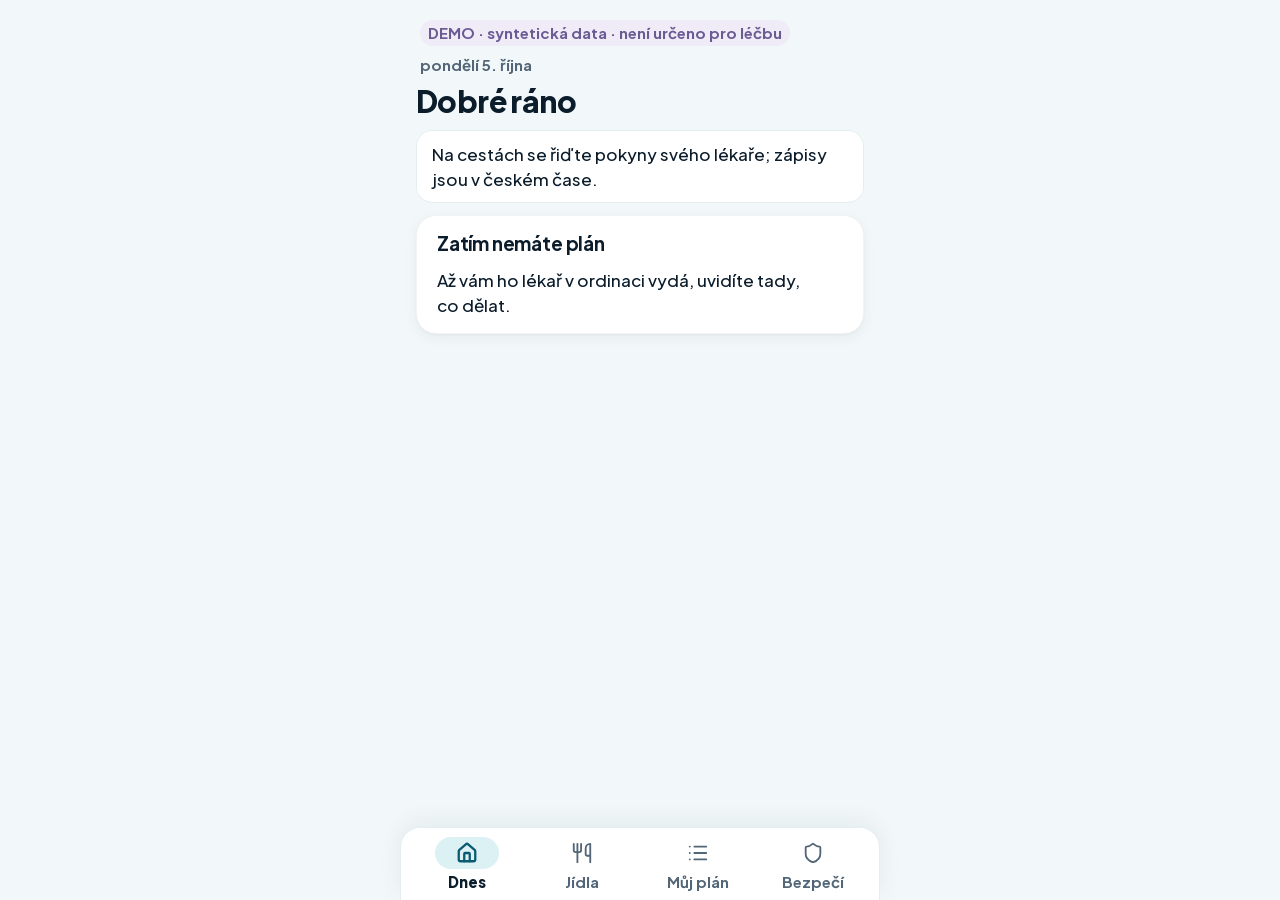
<file: index.html>
<!doctype html>
<html lang="cs">
<head>
<meta charset="utf-8">
<meta name="viewport" content="width=device-width,initial-scale=1">
<title>NutriFee · rozhodovací maketa</title>
<meta http-equiv="refresh" content="0; url=nutrifee-rozhodovaci-maketa.html">
<link rel="canonical" href="nutrifee-rozhodovaci-maketa.html">
</head>
<body style="font:16px/1.55 -apple-system,BlinkMacSystemFont,'Segoe UI',sans-serif;margin:40px">
<p>Otevírám maketu… Pokud se nic nestane, pokračuj odkazem:</p>
<p><a href="nutrifee-rozhodovaci-maketa.html">NutriFee · rozhodovací maketa</a></p>
</body>
</html>
</file>
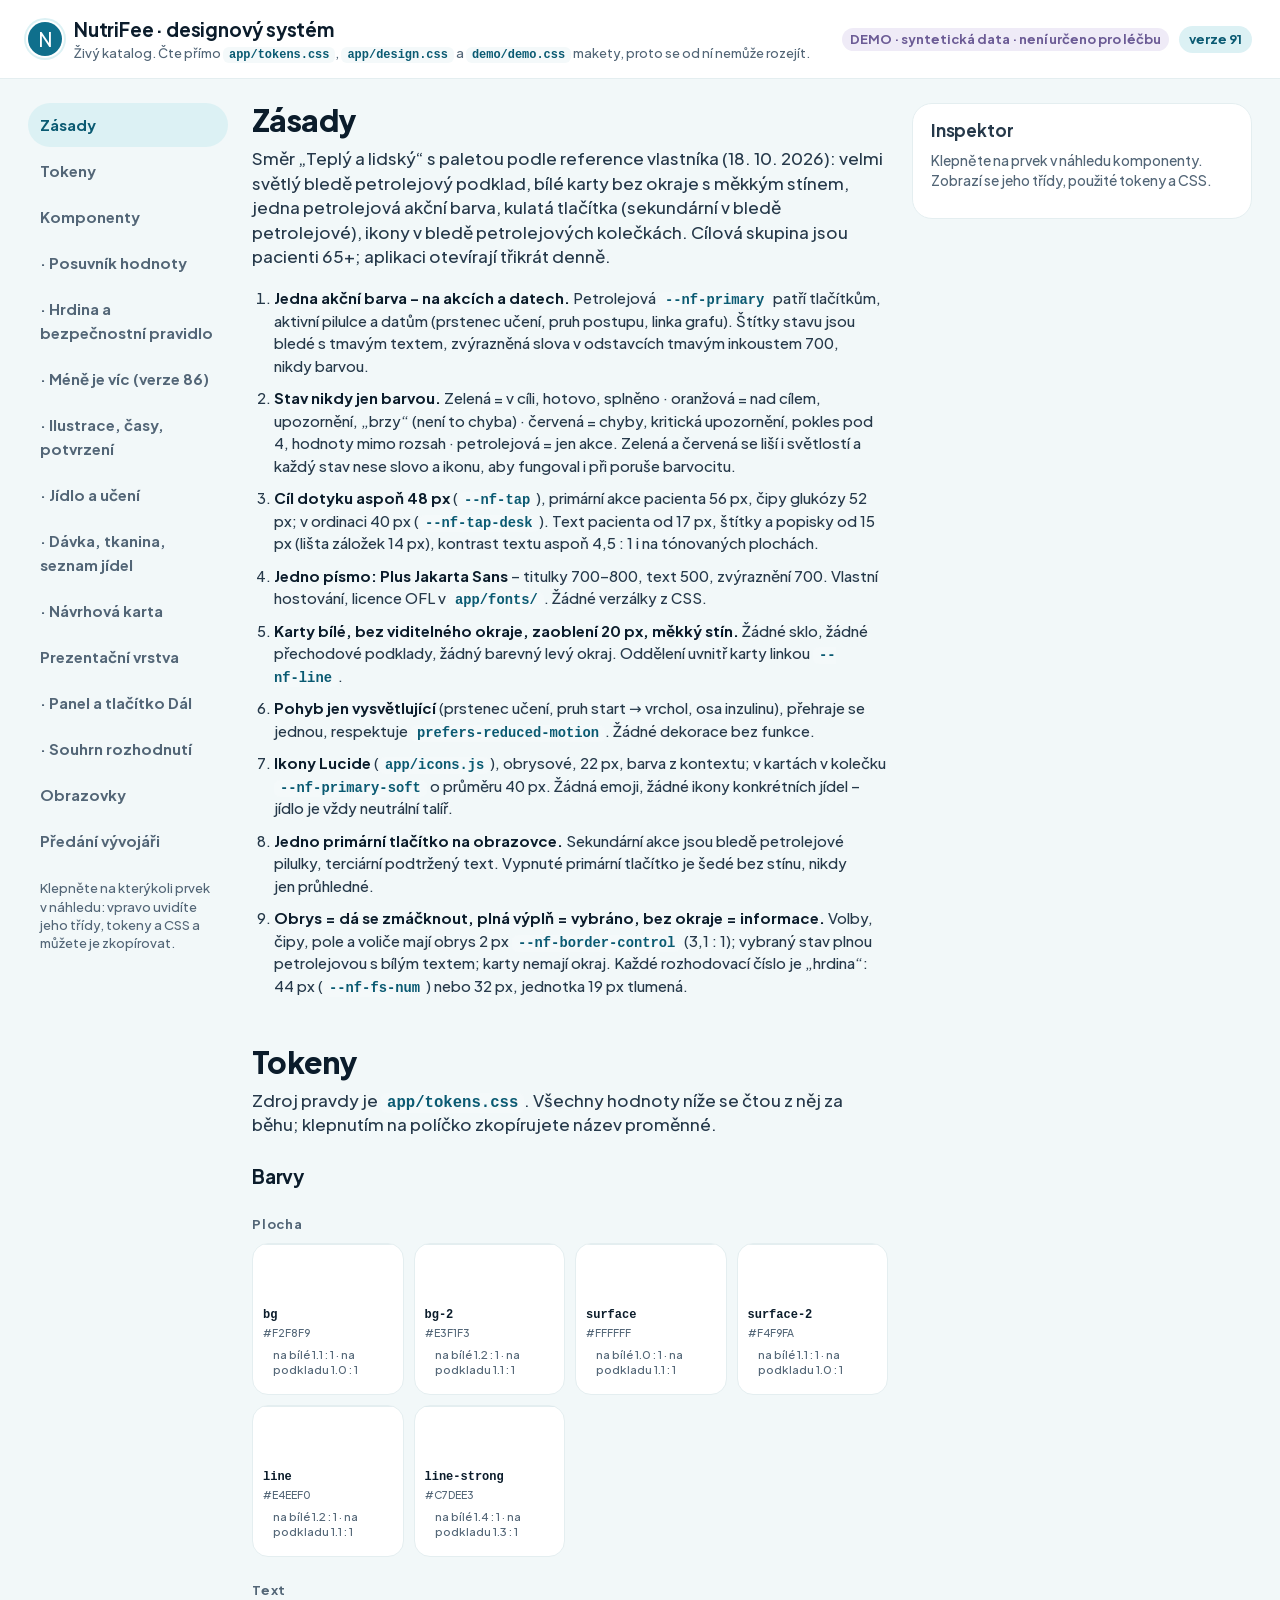
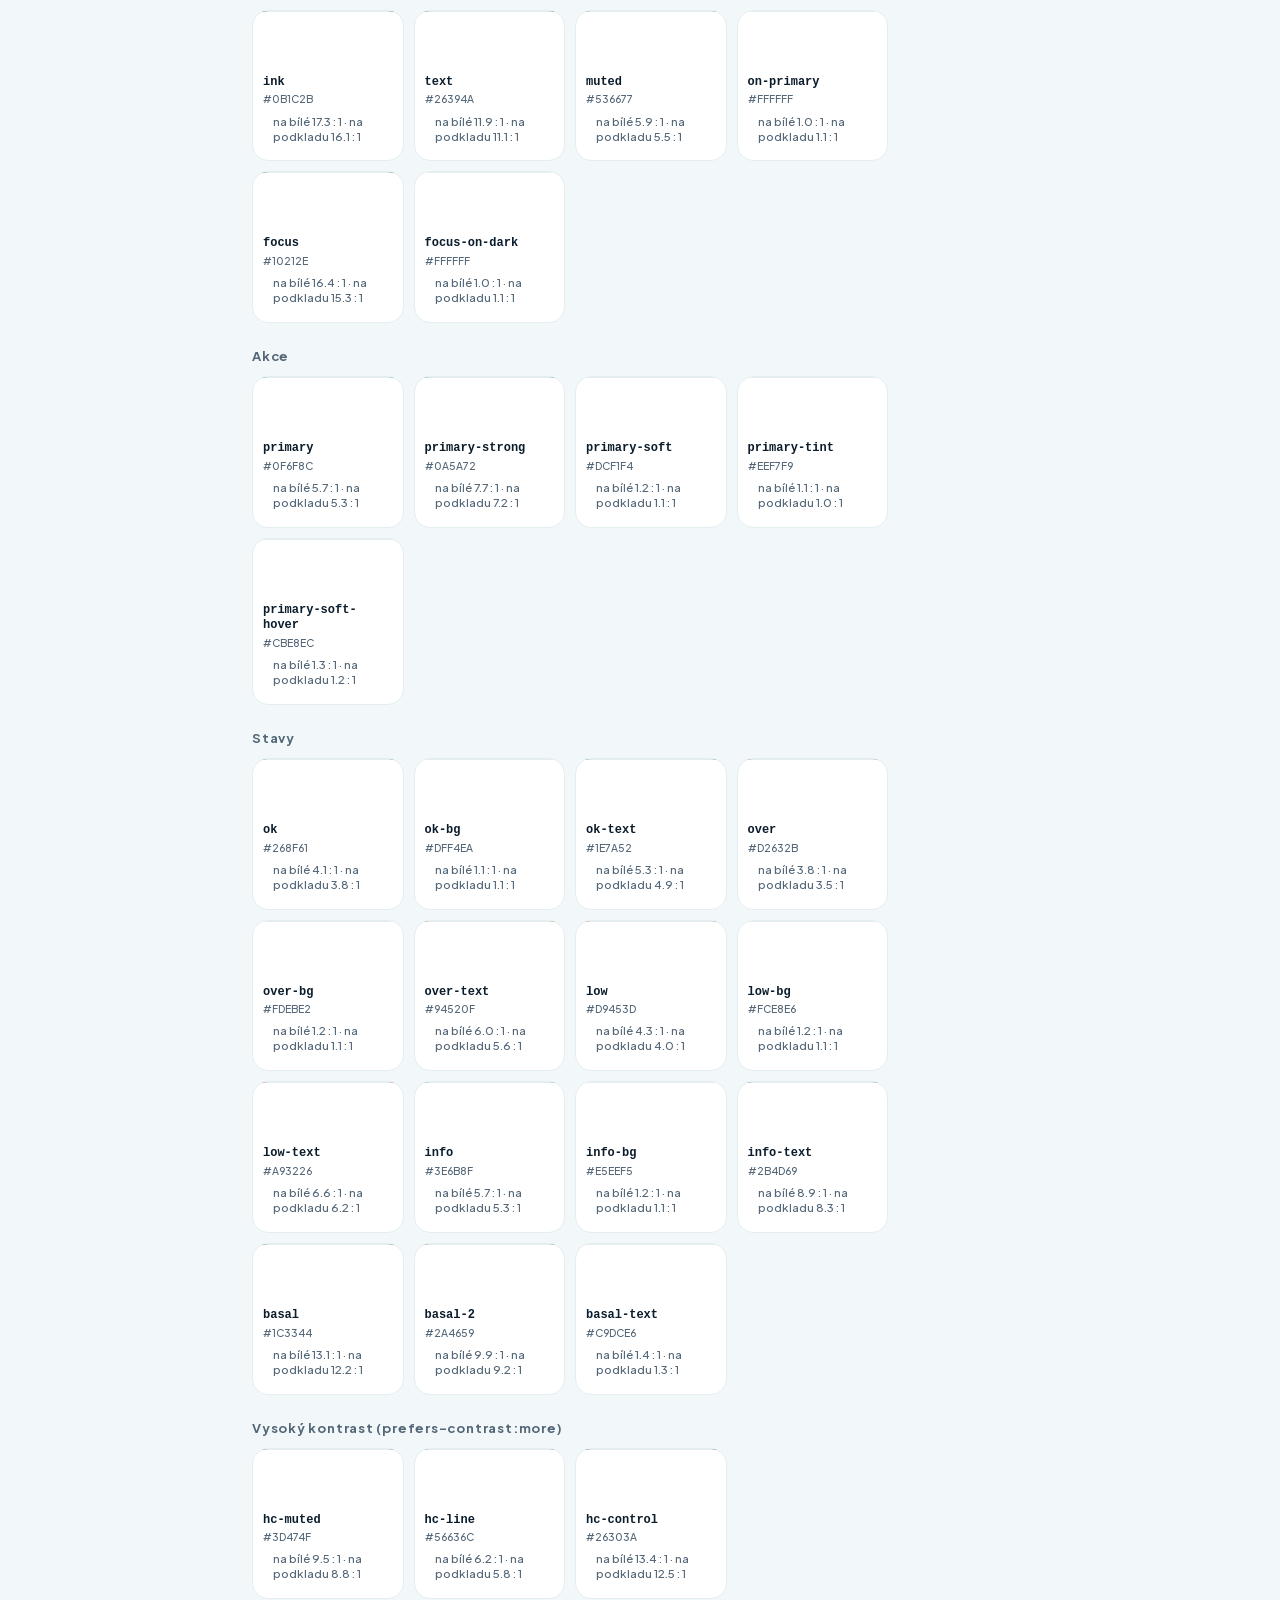
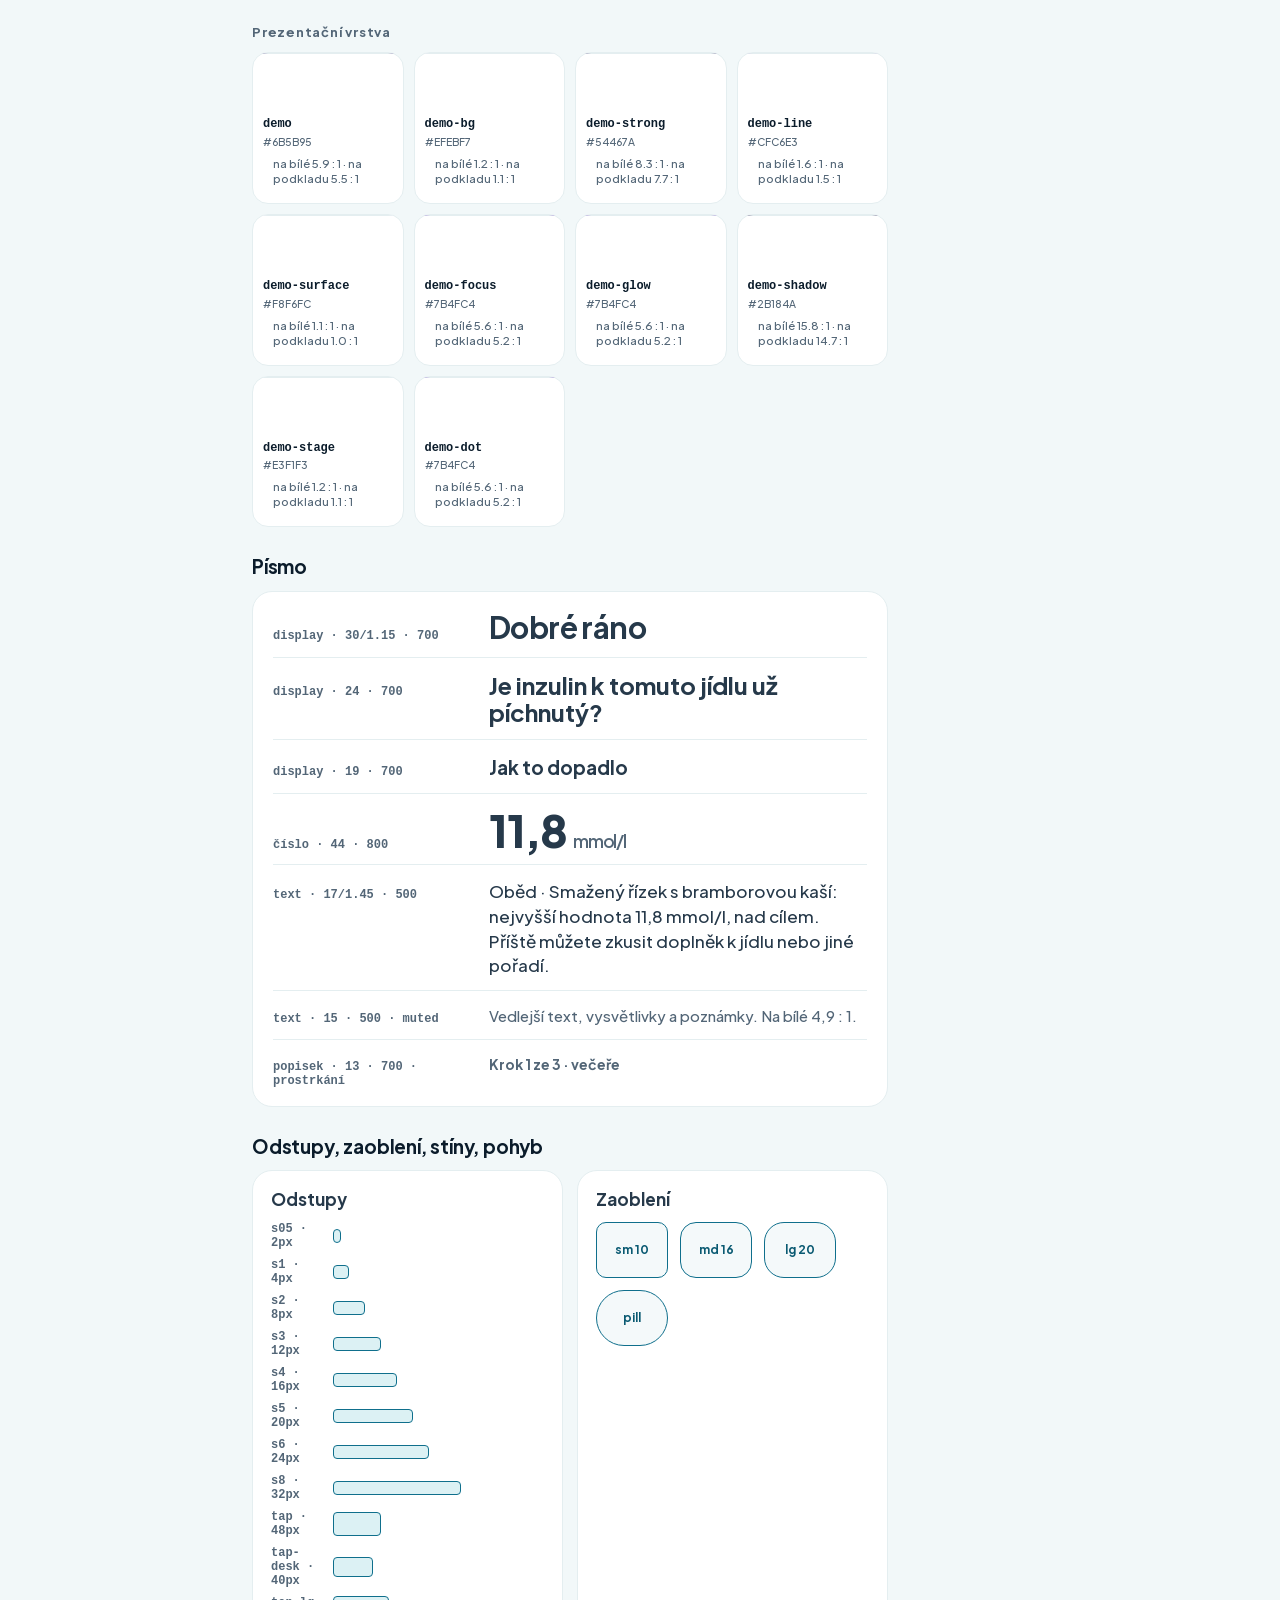
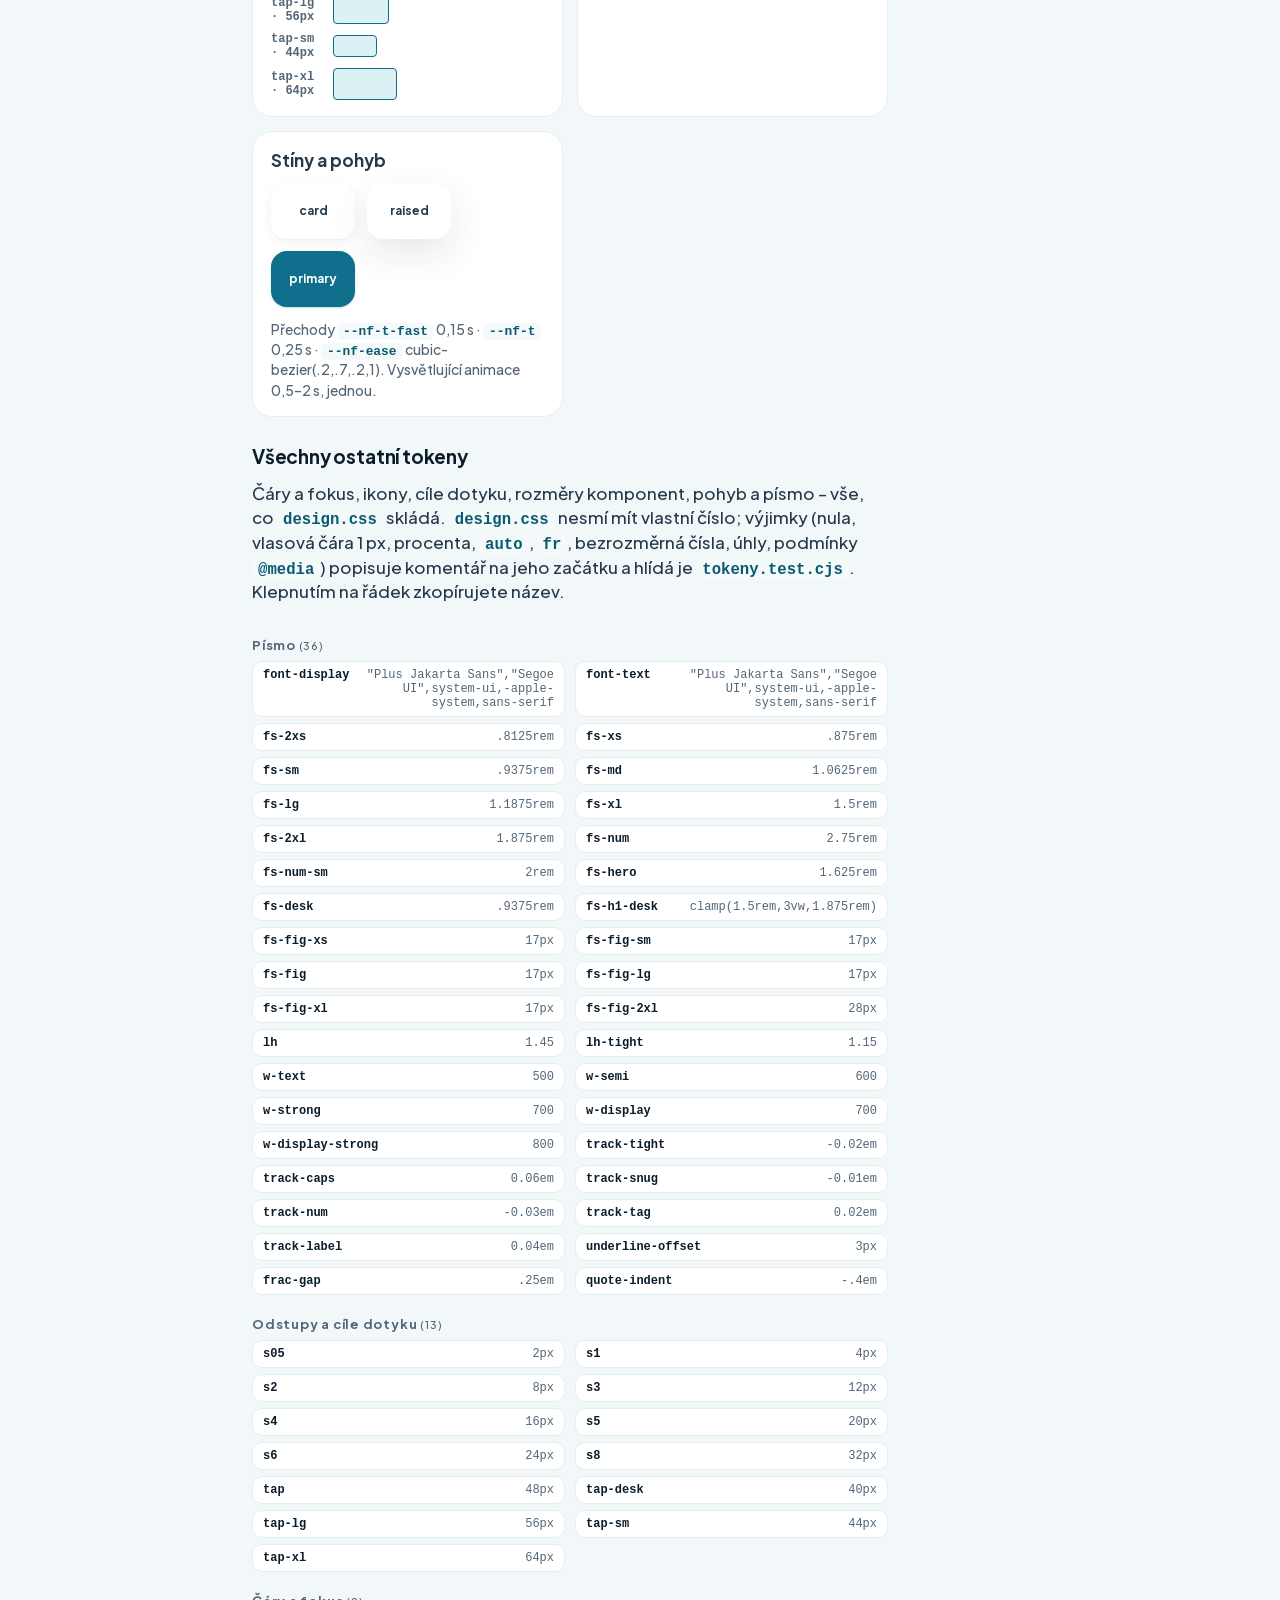
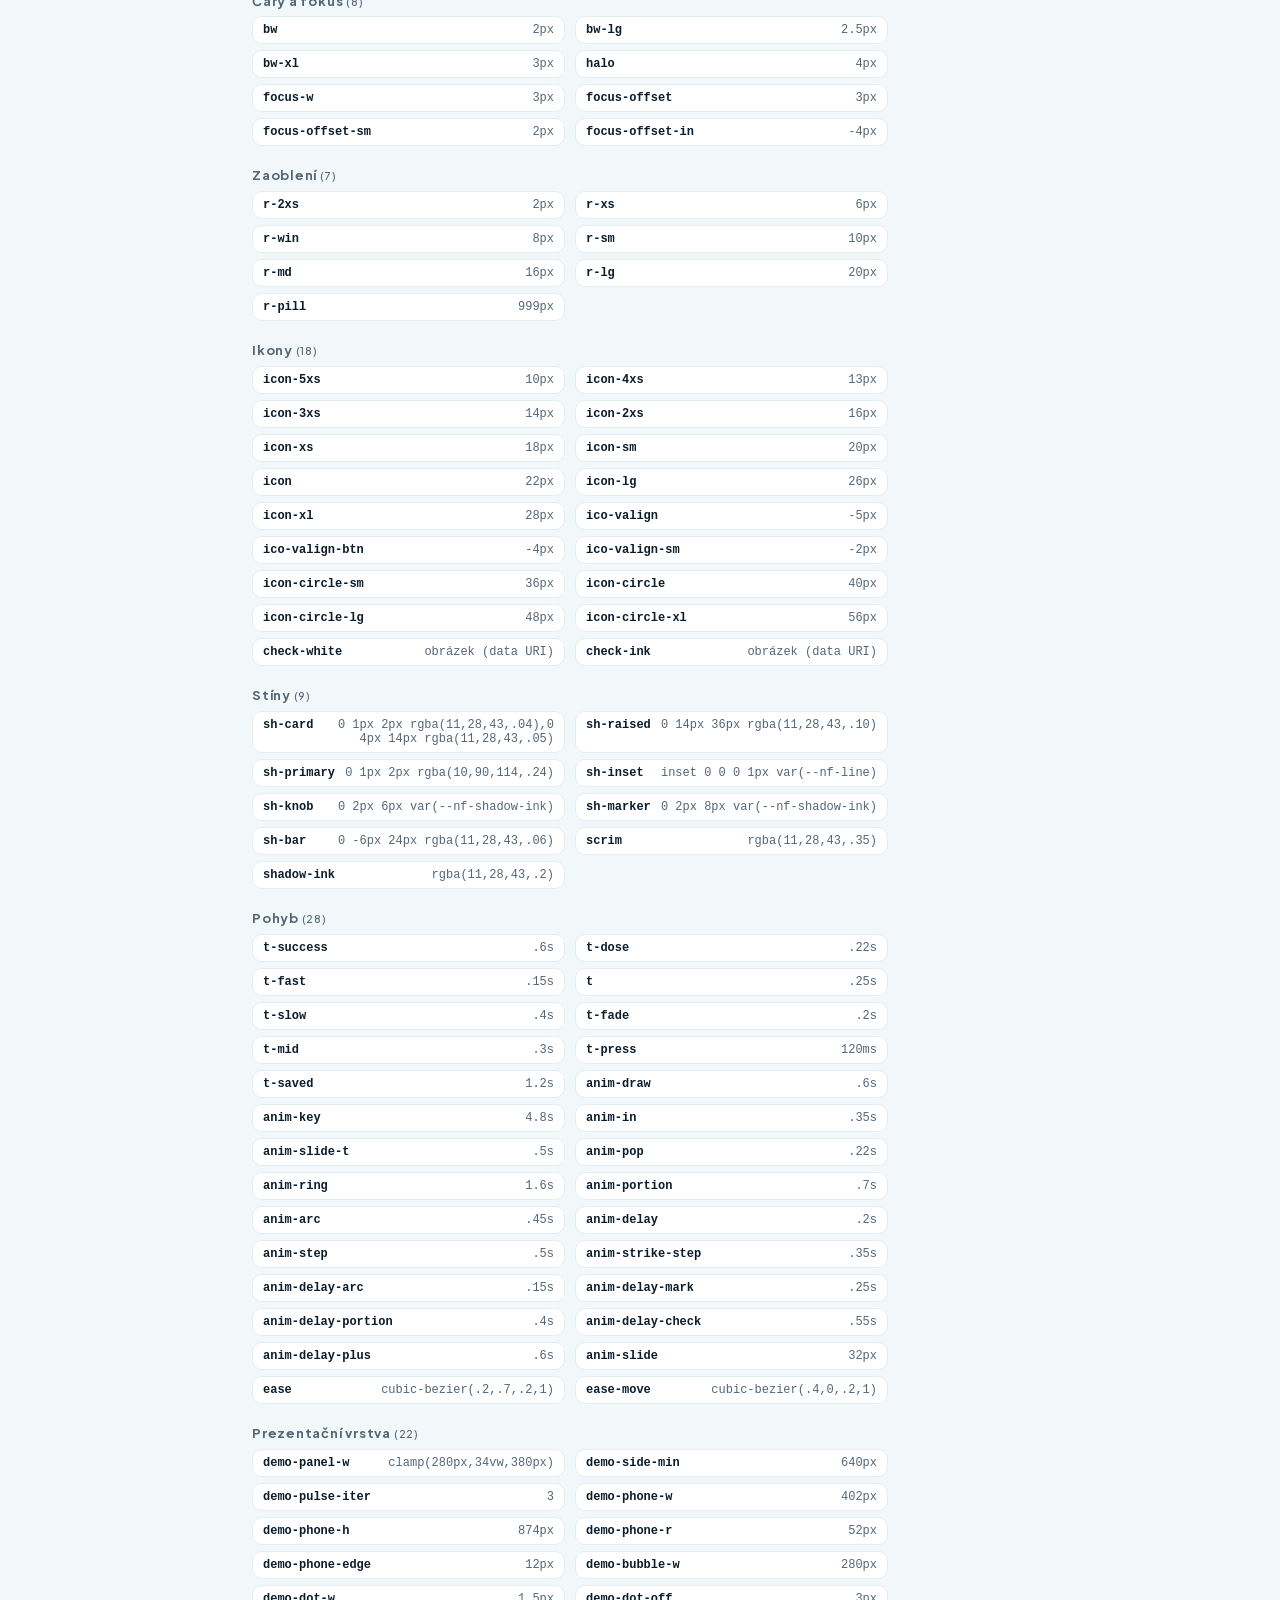
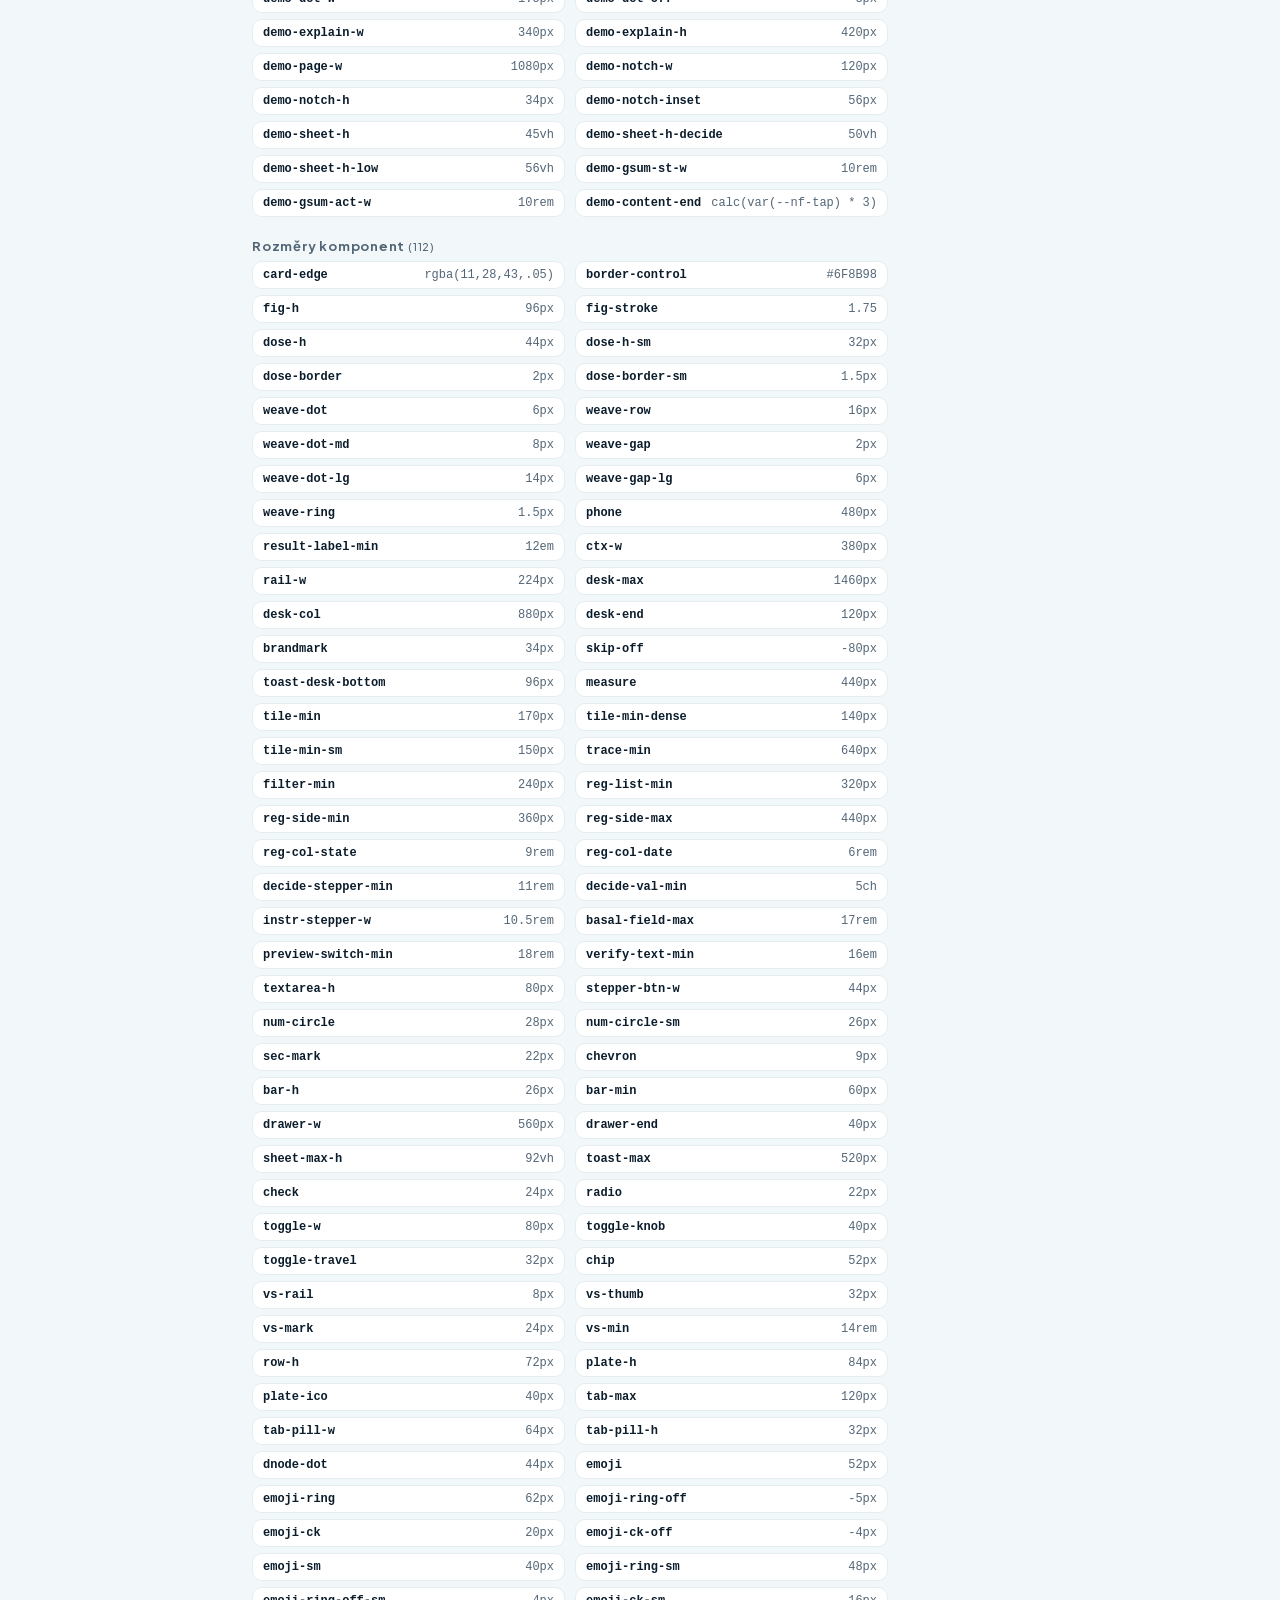
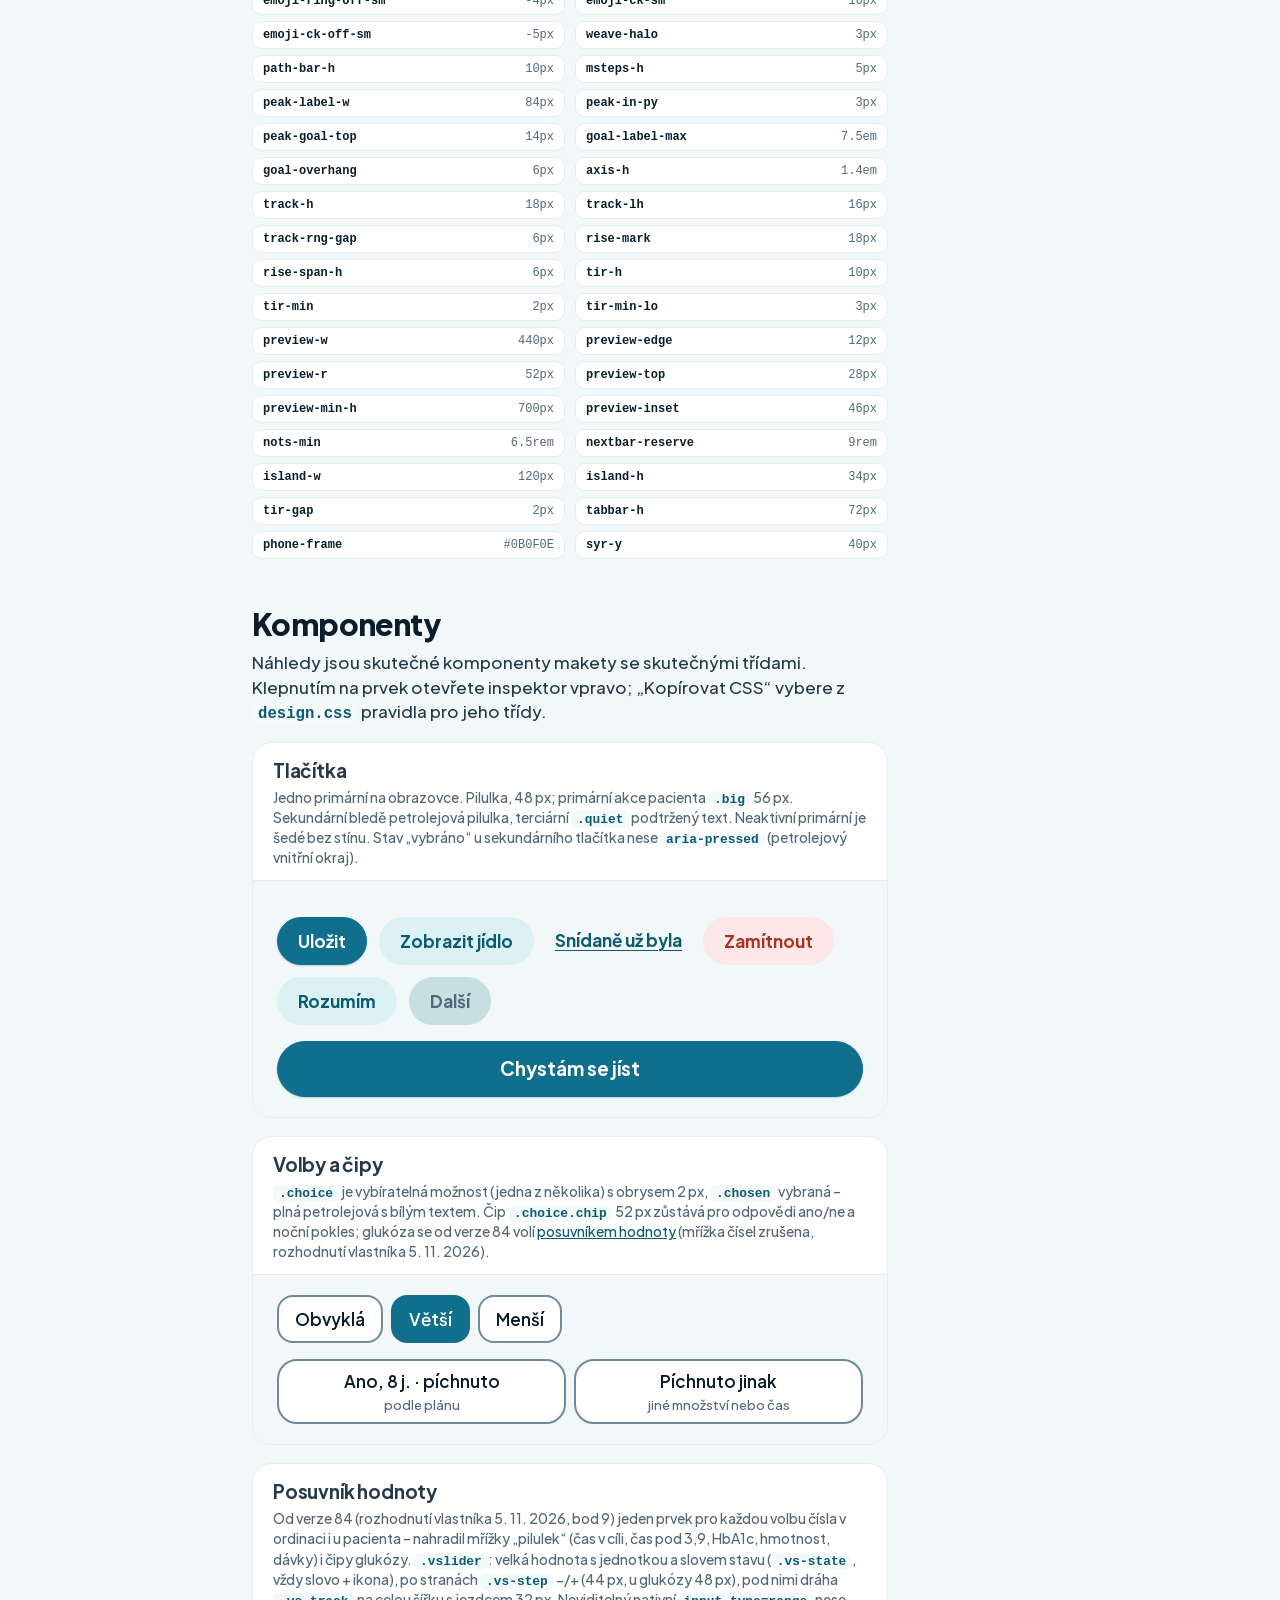
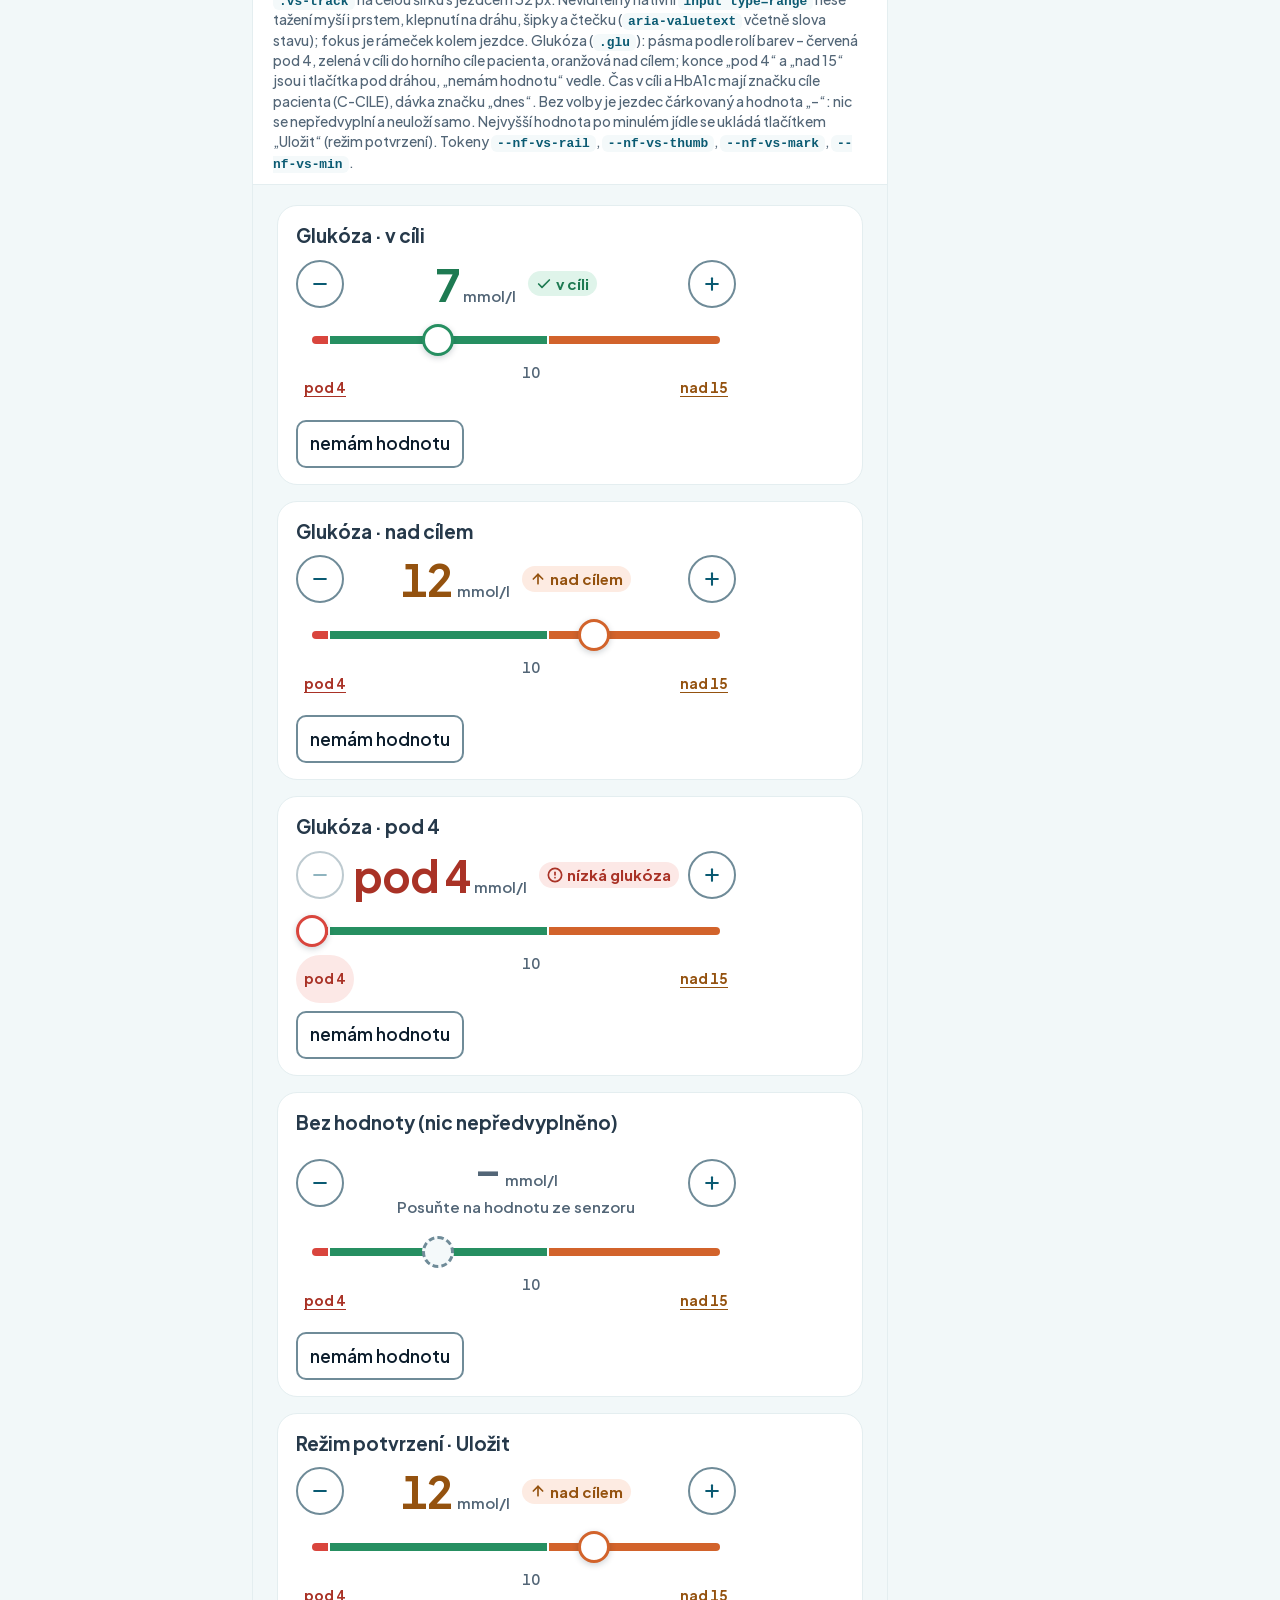
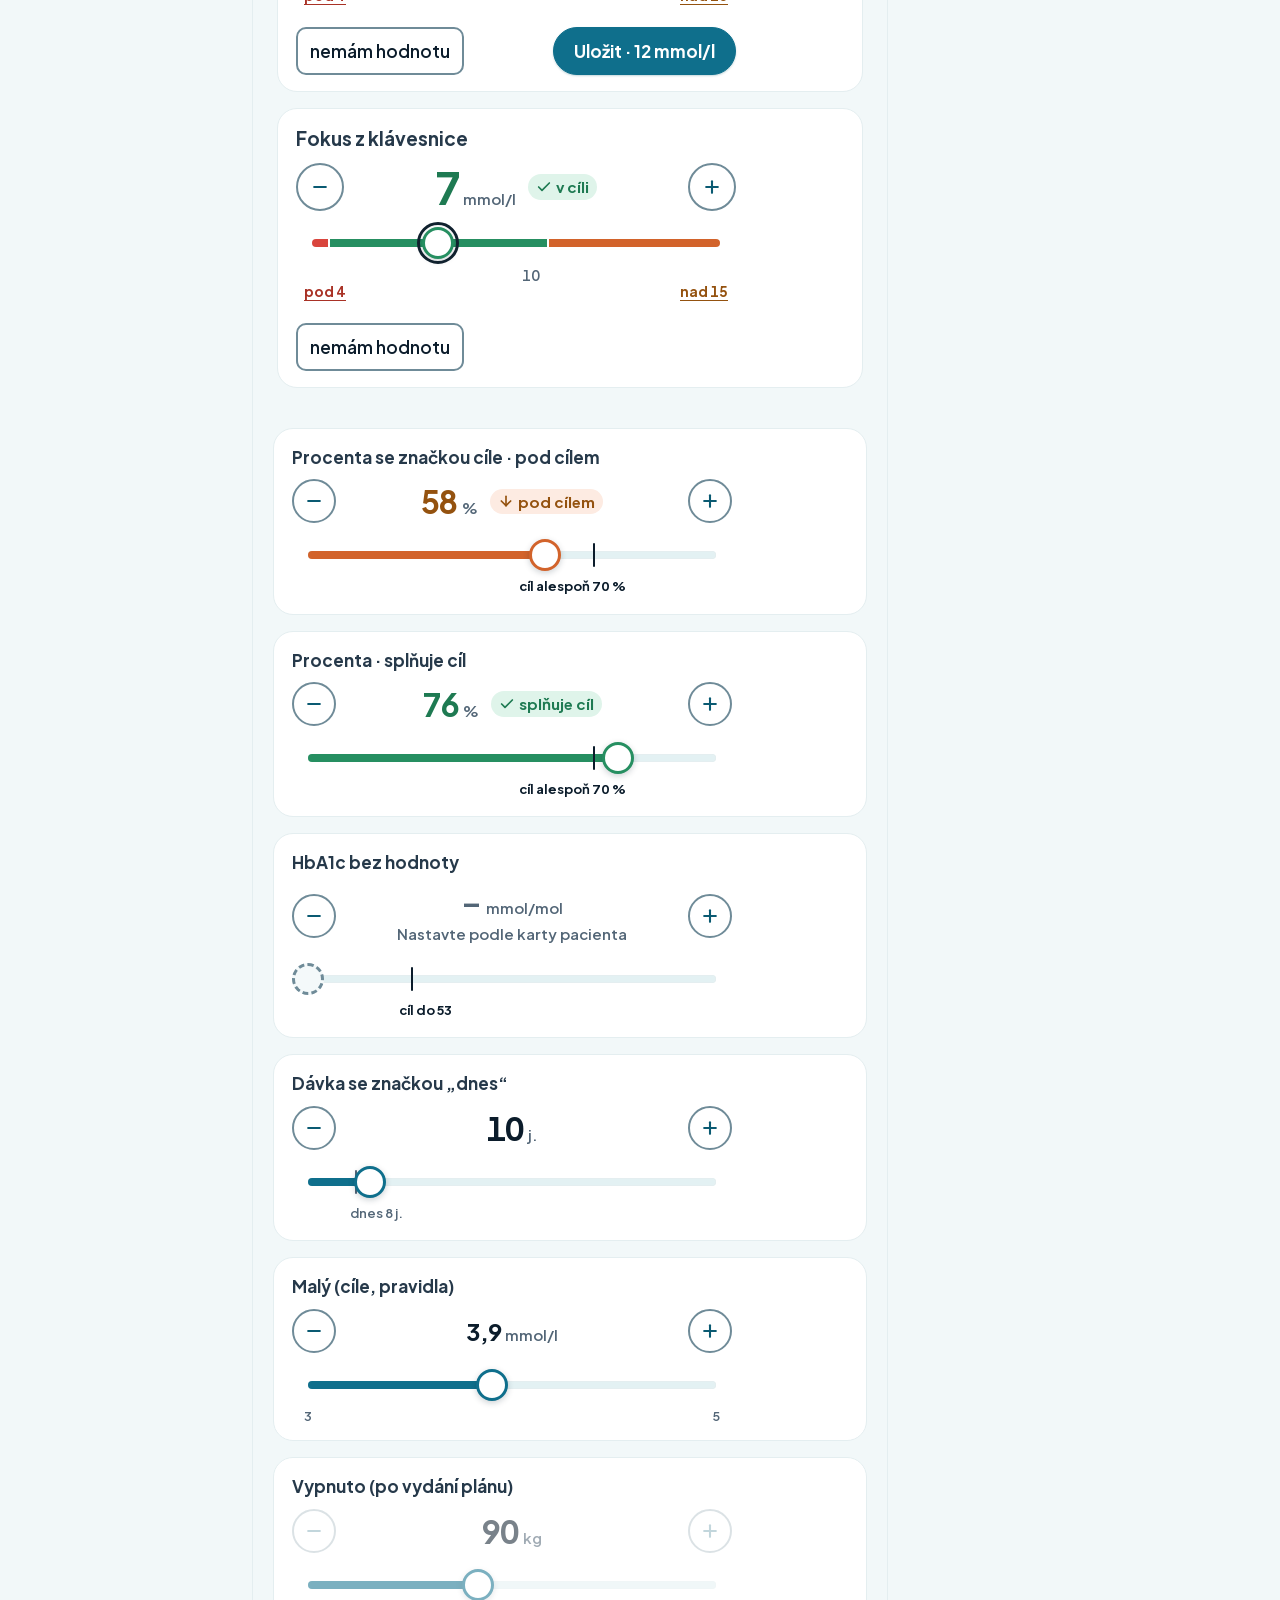
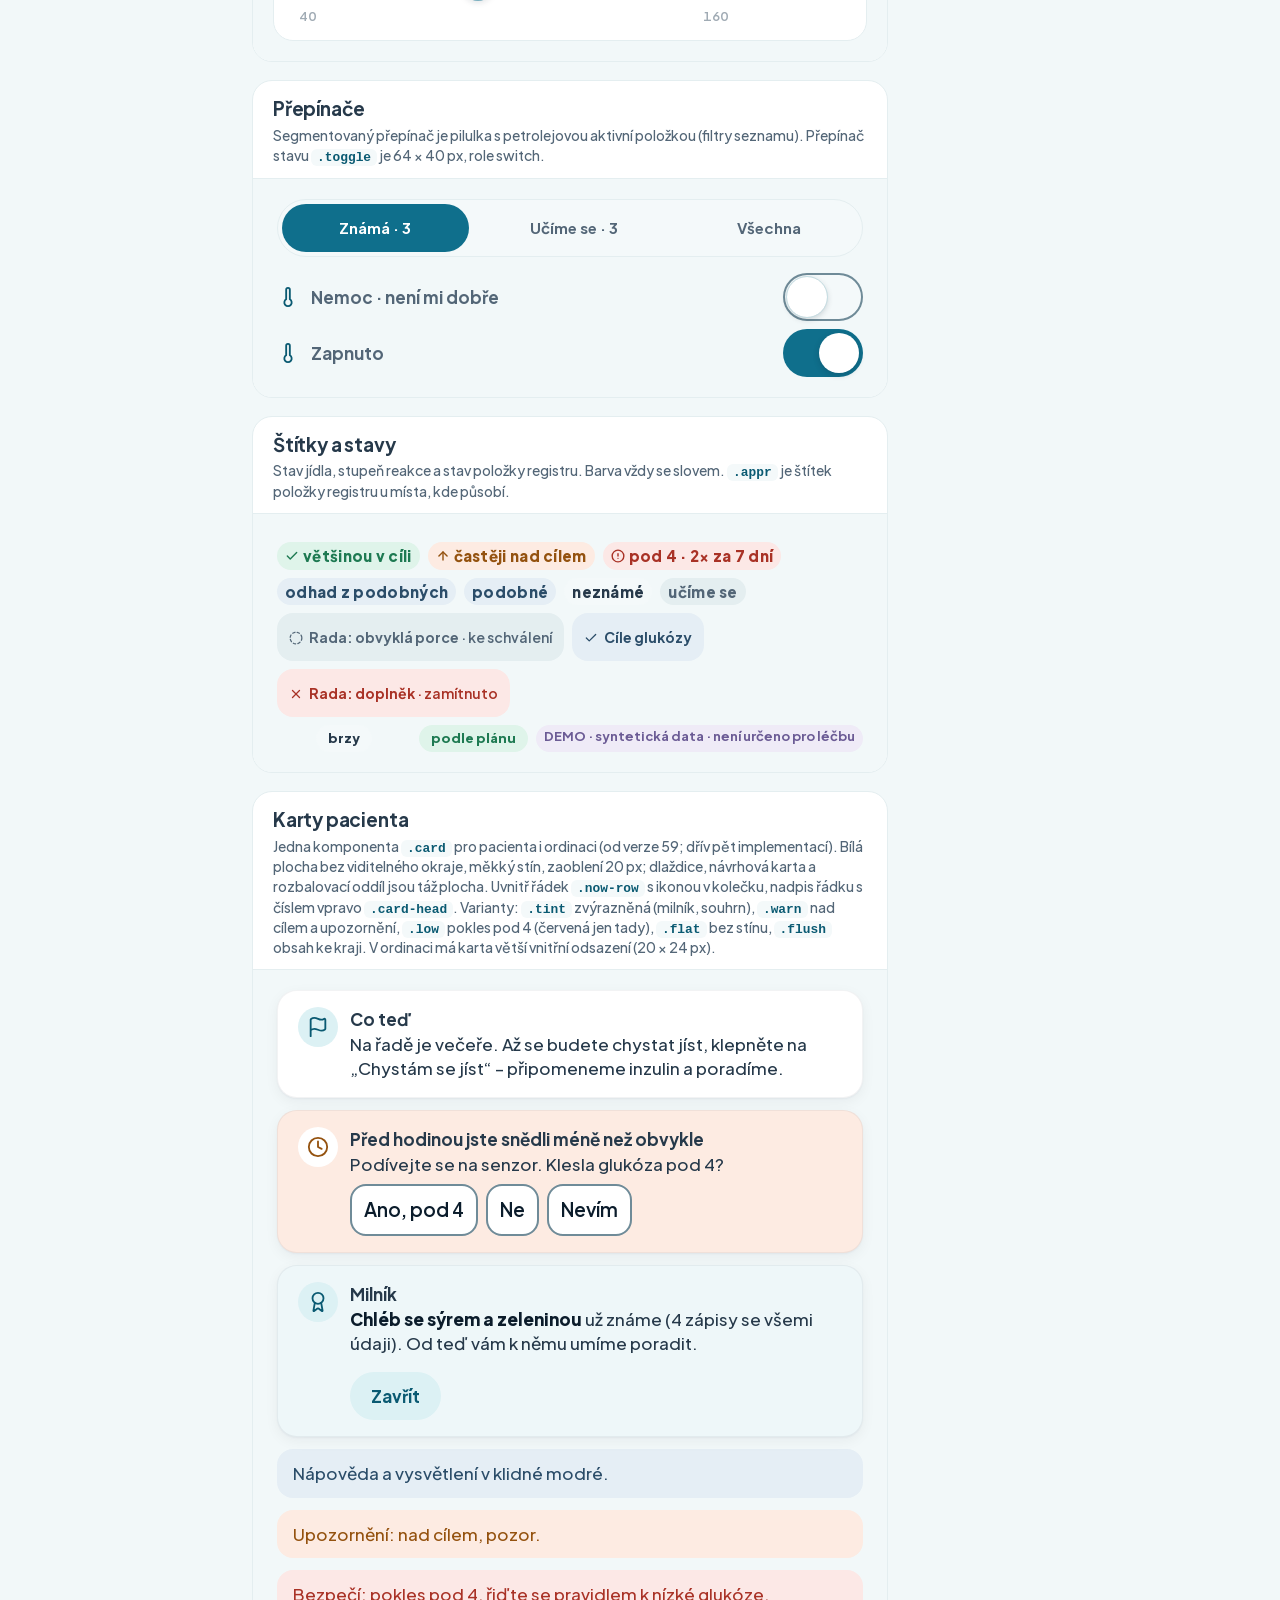
<file: design-system/index.html>
<!doctype html>
<html lang="cs">
<head>
<meta charset="utf-8">
<meta name="referrer" content="no-referrer">
<meta name="viewport" content="width=device-width,initial-scale=1">
<title>NutriFee · designový systém</title>
<meta name="description" content="Živý katalog designového systému NutriFee: tokeny, komponenty, pravidla a předání vývojáři. Čte přímo CSS makety.">
<meta http-equiv="Content-Security-Policy" content="default-src 'none'; script-src 'self'; style-src 'self' 'unsafe-inline'; font-src 'self'; img-src 'self' data:; form-action 'none'; base-uri 'none'">
<link rel="icon" href="data:image/svg+xml,%3Csvg xmlns='http://www.w3.org/2000/svg' viewBox='0 0 40 40'%3E%3Crect width='40' height='40' rx='12' fill='%231A6E85'/%3E%3Cpath d='M11 29V11l18 18V11' fill='none' stroke='%23fff' stroke-width='4' stroke-linecap='round' stroke-linejoin='round'/%3E%3C/svg%3E">
<link rel="stylesheet" href="../app/tokens.css?v=91">
<link rel="stylesheet" href="../app/design.css?v=91">
<link rel="stylesheet" href="../demo/demo.css?v=91">
<link rel="stylesheet" href="catalog.css?v=91">
</head>
<body class="ds" data-version="91">
<a class="skip" href="#main">Přeskočit na obsah</a>
<header class="ds-head">
  <div class="ds-brand"><span class="brandmark" aria-hidden="true">N</span><div><b>NutriFee · designový systém</b><small>Živý katalog. Čte přímo <code>app/tokens.css</code>, <code>app/design.css</code> a <code>demo/demo.css</code> makety, proto se od ní nemůže rozejít.</small></div></div>
  <div class="ds-meta"><span class="demo-flag">DEMO · syntetická data · není určeno pro léčbu</span><span id="ds-version" class="ds-pill">verze –</span></div>
</header>
<div class="ds-shell">
<nav class="ds-nav" aria-label="Obsah katalogu">
  <a href="#zasady">Zásady</a>
  <a href="#tokeny">Tokeny</a>
  <a href="#komponenty">Komponenty</a>
  <a href="#c-posuvnik">· Posuvník hodnoty</a>
  <a href="#c-hrdina">· Hrdina a bezpečnostní pravidlo</a>
  <a href="#c-mene">· Méně je víc (verze 86)</a>
  <a href="#c-remeslo">· Ilustrace, časy, potvrzení</a>
  <a href="#c-jidlo">· Jídlo a učení</a>
  <a href="#c-podpis">· Dávka, tkanina, seznam jídel</a>
  <a href="#c-navrh">· Návrhová karta</a>
  <a href="#vrstva">Prezentační vrstva</a>
  <a href="#c-vrstva">· Panel a tlačítko Dál</a>
  <a href="#c-vrstva-souhrn">· Souhrn rozhodnutí</a>
  <a href="#obrazovky">Obrazovky</a>
  <a href="#predani">Předání vývojáři</a>
  <p class="ds-navnote">Klepněte na kterýkoli prvek v náhledu: vpravo uvidíte jeho třídy, tokeny a CSS a můžete je zkopírovat.</p>
</nav>
<main id="main" class="ds-main">

<section id="zasady" class="ds-sec">
  <h1>Zásady</h1>
  <p class="ds-lead">Směr „Teplý a lidský“ s paletou podle reference vlastníka (18. 10. 2026): velmi světlý bledě petrolejový podklad, bílé karty bez okraje s měkkým stínem, jedna petrolejová akční barva, kulatá tlačítka (sekundární v bledě petrolejové), ikony v bledě petrolejových kolečkách. Cílová skupina jsou pacienti 65+; aplikaci otevírají třikrát denně.</p>
  <ol class="ds-rules">
    <li><b>Jedna akční barva – na akcích a datech.</b> Petrolejová <code>--nf-primary</code> patří tlačítkům, aktivní pilulce a datům (prstenec učení, pruh postupu, linka grafu). Štítky stavu jsou bledé s tmavým textem, zvýrazněná slova v odstavcích tmavým inkoustem 700, nikdy barvou.</li>
    <li><b>Stav nikdy jen barvou.</b> Zelená = v cíli, hotovo, splněno · oranžová = nad cílem, upozornění, „brzy“ (není to chyba) · červená = chyby, kritická upozornění, pokles pod 4, hodnoty mimo rozsah · petrolejová = jen akce. Zelená a červená se liší i světlostí a každý stav nese slovo a ikonu, aby fungoval i při poruše barvocitu.</li>
    <li><b>Cíl dotyku aspoň 48 px</b> (<code>--nf-tap</code>), primární akce pacienta 56 px, čipy glukózy 52 px; v ordinaci 40 px (<code>--nf-tap-desk</code>). Text pacienta od 17 px, štítky a popisky od 15 px (lišta záložek 14 px), kontrast textu aspoň 4,5 : 1 i na tónovaných plochách.</li>
    <li><b>Jedno písmo: Plus Jakarta Sans</b> – titulky 700–800, text 500, zvýraznění 700. Vlastní hostování, licence OFL v <code>app/fonts/</code>. Žádné verzálky z CSS.</li>
    <li><b>Karty bílé, bez viditelného okraje, zaoblení 20 px, měkký stín.</b> Žádné sklo, žádné přechodové podklady, žádný barevný levý okraj. Oddělení uvnitř karty linkou <code>--nf-line</code>.</li>
    <li><b>Pohyb jen vysvětlující</b> (prstenec učení, pruh start → vrchol, osa inzulinu), přehraje se jednou, respektuje <code>prefers-reduced-motion</code>. Žádné dekorace bez funkce.</li>
    <li><b>Ikony Lucide</b> (<code>app/icons.js</code>), obrysové, 22 px, barva z kontextu; v kartách v kolečku <code>--nf-primary-soft</code> o průměru 40 px. Žádná emoji, žádné ikony konkrétních jídel – jídlo je vždy neutrální talíř.</li>
    <li><b>Jedno primární tlačítko na obrazovce.</b> Sekundární akce jsou bledě petrolejové pilulky, terciární podtržený text. Vypnuté primární tlačítko je šedé bez stínu, nikdy jen průhledné.</li><li><b>Obrys = dá se zmáčknout, plná výplň = vybráno, bez okraje = informace.</b> Volby, čipy, pole a voliče mají obrys 2 px <code>--nf-border-control</code> (3,1 : 1); vybraný stav plnou petrolejovou s bílým textem; karty nemají okraj. Každé rozhodovací číslo je „hrdina“: 44 px (<code>--nf-fs-num</code>) nebo 32 px, jednotka 19 px tlumená.</li>
  </ol>
</section>

<section id="tokeny" class="ds-sec">
  <h1>Tokeny</h1>
  <p class="ds-lead">Zdroj pravdy je <code>app/tokens.css</code>. Všechny hodnoty níže se čtou z něj za běhu; klepnutím na políčko zkopírujete název proměnné.</p>
  <h2>Barvy</h2>
  <div id="tok-colors" class="ds-swatches" aria-live="polite"></div>
  <h2>Písmo</h2>
  <div class="ds-type">
    <div class="ds-typerow"><span class="ds-tk">display · 30/1.15 · 700</span><div style="font-family:var(--nf-font-display);font-size:var(--nf-fs-2xl);line-height:var(--nf-lh-tight);font-weight:700;letter-spacing:var(--nf-track-tight)">Dobré ráno</div></div>
    <div class="ds-typerow"><span class="ds-tk">display · 24 · 700</span><div style="font-family:var(--nf-font-display);font-size:var(--nf-fs-xl);line-height:var(--nf-lh-tight);font-weight:700">Je inzulin k tomuto jídlu už píchnutý?</div></div>
    <div class="ds-typerow"><span class="ds-tk">display · 19 · 700</span><div style="font-family:var(--nf-font-display);font-size:var(--nf-fs-lg);font-weight:700">Jak to dopadlo</div></div>
    <div class="ds-typerow"><span class="ds-tk">číslo · 44 · 800</span><div style="font-family:var(--nf-font-display);font-size:var(--nf-fs-num);line-height:1;font-weight:800;letter-spacing:-.03em">11,8 <small style="font-size:var(--nf-fs-md);font-weight:600;color:var(--nf-muted)">mmol/l</small></div></div>
    <div class="ds-typerow"><span class="ds-tk">text · 17/1.45 · 500</span><div style="font-size:var(--nf-fs-md);line-height:var(--nf-lh)">Oběd · Smažený řízek s bramborovou kaší: nejvyšší hodnota 11,8 mmol/l, nad cílem. Příště můžete zkusit doplněk k jídlu nebo jiné pořadí.</div></div>
    <div class="ds-typerow"><span class="ds-tk">text · 15 · 500 · muted</span><div style="font-size:var(--nf-fs-sm);color:var(--nf-muted)">Vedlejší text, vysvětlivky a poznámky. Na bílé 4,9 : 1.</div></div>
    <div class="ds-typerow"><span class="ds-tk">popisek · 13 · 700 · prostrkání</span><div class="eyebrow m-0">Krok 1 ze 3 · večeře</div></div>
  </div>
  <h2>Odstupy, zaoblení, stíny, pohyb</h2>
  <div class="ds-grid3">
    <div class="ds-card"><h3>Odstupy</h3><div id="tok-space" class="ds-space"></div></div>
    <div class="ds-card"><h3>Zaoblení</h3><div class="ds-radii"><span style="border-radius:var(--nf-r-sm)">sm 10</span><span style="border-radius:var(--nf-r-md)">md 16</span><span style="border-radius:var(--nf-r-lg)">lg 20</span><span style="border-radius:var(--nf-r-pill)">pill</span></div></div>
    <div class="ds-card"><h3>Stíny a pohyb</h3><div class="ds-shadows"><span style="box-shadow:var(--nf-sh-card)">card</span><span style="box-shadow:var(--nf-sh-raised)">raised</span><span style="box-shadow:var(--nf-sh-primary);background:var(--nf-primary);color:var(--nf-on-primary)">primary</span></div><p class="small muted mt-3">Přechody <code>--nf-t-fast</code> 0,15 s · <code>--nf-t</code> 0,25 s · <code>--nf-ease</code> cubic-bezier(.2,.7,.2,1). Vysvětlující animace 0,5–2 s, jednou.</p></div>
  </div>
  <h2>Všechny ostatní tokeny</h2>
  <p class="ds-lead">Čáry a fokus, ikony, cíle dotyku, rozměry komponent, pohyb a písmo – vše, co <code>design.css</code> skládá. <code>design.css</code> nesmí mít vlastní číslo; výjimky (nula, vlasová čára 1 px, procenta, <code>auto</code>, <code>fr</code>, bezrozměrná čísla, úhly, podmínky <code>@media</code>) popisuje komentář na jeho začátku a hlídá je <code>tokeny.test.cjs</code>. Klepnutím na řádek zkopírujete název.</p>
  <div id="tok-sizes" class="ds-tokens" aria-live="polite"></div>
</section>

<section id="komponenty" class="ds-sec">
  <h1>Komponenty</h1>
  <p class="ds-lead">Náhledy jsou skutečné komponenty makety se skutečnými třídami. Klepnutím na prvek otevřete inspektor vpravo; „Kopírovat CSS“ vybere z <code>design.css</code> pravidla pro jeho třídy.</p>

  <article class="comp" id="c-tlacitka"><header><h2>Tlačítka</h2><p>Jedno primární na obrazovce. Pilulka, 48 px; primární akce pacienta <code>.big</code> 56 px. Sekundární bledě petrolejová pilulka, terciární <code>.quiet</code> podtržený text. Neaktivní primární je šedé bez stínu. Stav „vybráno“ u sekundárního tlačítka nese <code>aria-pressed</code> (petrolejový vnitřní okraj).</p></header>
    <div class="preview patient">
      <div class="actions m-0"><button type="button" class="btn primary">Uložit</button><button type="button" class="btn">Zobrazit jídlo</button><button type="button" class="btn quiet">Snídaně už byla</button><button type="button" class="btn danger">Zamítnout</button><button type="button" class="btn sm">Rozumím</button><button type="button" class="btn primary" disabled>Další</button></div>
      <div class="actions mt-4"><button type="button" class="btn primary big">Chystám se jíst</button></div>
    </div></article>

  <article class="comp" id="c-volby"><header><h2>Volby a čipy</h2><p><code>.choice</code> je vybíratelná možnost (jedna z několika) s obrysem 2 px, <code>.chosen</code> vybraná – plná petrolejová s bílým textem. Čip <code>.choice.chip</code> 52 px zůstává pro odpovědi ano/ne a noční pokles; glukóza se od verze 84 volí <a href="#c-posuvnik">posuvníkem hodnoty</a> (mřížka čísel zrušena, rozhodnutí vlastníka 5. 11. 2026).</p></header>
    <div class="preview patient">
      <div class="choice-row"><button type="button" class="choice">Obvyklá</button><button type="button" class="choice chosen" aria-pressed="true">Větší</button><button type="button" class="choice">Menší</button></div>

      <div class="choice-row mt-4"><button type="button" class="choice big">Ano, 8 j. · píchnuto<small>podle plánu</small></button><button type="button" class="choice big">Píchnuto jinak<small>jiné množství nebo čas</small></button></div>
    </div></article>

  <article class="comp" id="c-posuvnik"><header><h2>Posuvník hodnoty</h2><p>Od verze 84 (rozhodnutí vlastníka 5. 11. 2026, bod 9) jeden prvek pro každou volbu čísla v ordinaci i u pacienta – nahradil mřížky „pilulek“ (čas v cíli, čas pod 3,9, HbA1c, hmotnost, dávky) i čipy glukózy. <code>.vslider</code>: velká hodnota s jednotkou a slovem stavu (<code>.vs-state</code>, vždy slovo + ikona), po stranách <code>.vs-step</code> −/+ (44 px, u glukózy 48 px), pod nimi dráha <code>.vs-track</code> na celou šířku s jezdcem 32 px. Neviditelný nativní <code>input type=range</code> nese tažení myší i prstem, klepnutí na dráhu, šipky a čtečku (<code>aria-valuetext</code> včetně slova stavu); fokus je rámeček kolem jezdce. Glukóza (<code>.glu</code>): pásma podle rolí barev – červená pod 4, zelená v cíli do horního cíle pacienta, oranžová nad cílem; konce „pod 4“ a „nad 15“ jsou i tlačítka pod dráhou, „nemám hodnotu“ vedle. Čas v cíli a HbA1c mají značku cíle pacienta (C-CILE), dávka značku „dnes“. Bez volby je jezdec čárkovaný a hodnota „–“: nic se nepředvyplní a neuloží samo. Nejvyšší hodnota po minulém jídle se ukládá tlačítkem „Uložit“ (režim potvrzení). Tokeny <code>--nf-vs-rail</code>, <code>--nf-vs-thumb</code>, <code>--nf-vs-mark</code>, <code>--nf-vs-min</code>.</p></header>
    <div class="preview patient"><div class="ds-grid"><div class="ds-card"><h3>Glukóza · v cíli</h3><div class="vslider glu" data-vs="cat-g7" data-zone="ok" data-vs-kind="glu" data-vs-min="4" data-vs-max="15" data-vs-step="1" data-vs-dec="0" data-vs-unit="mmol/l" data-vs-lo="4" data-vs-hi="10"><div class="vs-head"><button type="button" class="vs-step" data-action="x" data-value="6" aria-label="Méně: 6 mmol/l"><svg class="ico" viewBox="0 0 24 24" aria-hidden="true" focusable="false" data-icon="minus"><path d="M5 12h14"/></svg></button><div class="vs-mid"><output class="vs-val" for="vs-cat-g7"><b>7</b><small>mmol/l</small></output><span class="vs-state"><svg class="ico" viewBox="0 0 24 24" aria-hidden="true" focusable="false" data-icon="check"><path d="M20 6 9 17l-5-5"/></svg><span>v cíli</span></span></div><button type="button" class="vs-step" data-action="x" data-value="8" aria-label="Více: 8 mmol/l"><svg class="ico" viewBox="0 0 24 24" aria-hidden="true" focusable="false" data-icon="plus"><path d="M5 12h14"/><path d="M12 5v14"/></svg></button></div><div class="vs-track" style="--vs-f:0.3077;--vs-z1:3.85%;--vs-z2:57.69%"><span class="vs-rail" aria-hidden="true"></span><span class="vs-thumb" aria-hidden="true"></span><input type="range" class="vs-input" id="vs-cat-g7" min="3" max="16" step="1" value="7" aria-label="Glukóza v mmol/l" aria-valuetext="7 mmol/l, v cíli" data-vs-action="x" data-vs-prefix=""></div><div class="vs-scale"><button type="button" class="vs-end low" data-action="x" data-value="low" aria-pressed="false">pod 4</button><span class="vs-tick" style="--vs-m:0.5385" aria-hidden="true">10</span><button type="button" class="vs-end high" data-action="x" data-value="high" aria-pressed="false">nad 15</button></div><div class="vs-foot"><button type="button" class="choice quiet sm vs-none" data-action="x" data-value="none" aria-pressed="false">nemám hodnotu</button></div></div></div><div class="ds-card"><h3>Glukóza · nad cílem</h3><div class="vslider glu" data-vs="cat-g12" data-zone="warn" data-vs-kind="glu" data-vs-min="4" data-vs-max="15" data-vs-step="1" data-vs-dec="0" data-vs-unit="mmol/l" data-vs-lo="4" data-vs-hi="10"><div class="vs-head"><button type="button" class="vs-step" data-action="x" data-value="11" aria-label="Méně: 11 mmol/l"><svg class="ico" viewBox="0 0 24 24" aria-hidden="true" focusable="false" data-icon="minus"><path d="M5 12h14"/></svg></button><div class="vs-mid"><output class="vs-val" for="vs-cat-g12"><b>12</b><small>mmol/l</small></output><span class="vs-state"><svg class="ico" viewBox="0 0 24 24" aria-hidden="true" focusable="false" data-icon="arrow-up"><path d="m5 12 7-7 7 7"/><path d="M12 19V5"/></svg><span>nad cílem</span></span></div><button type="button" class="vs-step" data-action="x" data-value="13" aria-label="Více: 13 mmol/l"><svg class="ico" viewBox="0 0 24 24" aria-hidden="true" focusable="false" data-icon="plus"><path d="M5 12h14"/><path d="M12 5v14"/></svg></button></div><div class="vs-track" style="--vs-f:0.6923;--vs-z1:3.85%;--vs-z2:57.69%"><span class="vs-rail" aria-hidden="true"></span><span class="vs-thumb" aria-hidden="true"></span><input type="range" class="vs-input" id="vs-cat-g12" min="3" max="16" step="1" value="12" aria-label="Glukóza v mmol/l" aria-valuetext="12 mmol/l, nad cílem" data-vs-action="x" data-vs-prefix=""></div><div class="vs-scale"><button type="button" class="vs-end low" data-action="x" data-value="low" aria-pressed="false">pod 4</button><span class="vs-tick" style="--vs-m:0.5385" aria-hidden="true">10</span><button type="button" class="vs-end high" data-action="x" data-value="high" aria-pressed="false">nad 15</button></div><div class="vs-foot"><button type="button" class="choice quiet sm vs-none" data-action="x" data-value="none" aria-pressed="false">nemám hodnotu</button></div></div></div><div class="ds-card"><h3>Glukóza · pod 4</h3><div class="vslider glu" data-vs="cat-gl" data-zone="low" data-vs-kind="glu" data-vs-min="4" data-vs-max="15" data-vs-step="1" data-vs-dec="0" data-vs-unit="mmol/l" data-vs-lo="4" data-vs-hi="10"><div class="vs-head"><button type="button" class="vs-step" data-action="x" data-value="low" aria-label="Méně: pod 4 mmol/l" disabled><svg class="ico" viewBox="0 0 24 24" aria-hidden="true" focusable="false" data-icon="minus"><path d="M5 12h14"/></svg></button><div class="vs-mid"><output class="vs-val" for="vs-cat-gl"><b>pod 4</b><small>mmol/l</small></output><span class="vs-state"><svg class="ico" viewBox="0 0 24 24" aria-hidden="true" focusable="false" data-icon="alert"><circle cx="12" cy="12" r="10"/><path d="M12 8v4"/><path d="M12 16h.01"/></svg><span>nízká glukóza</span></span></div><button type="button" class="vs-step" data-action="x" data-value="4" aria-label="Více: 4 mmol/l"><svg class="ico" viewBox="0 0 24 24" aria-hidden="true" focusable="false" data-icon="plus"><path d="M5 12h14"/><path d="M12 5v14"/></svg></button></div><div class="vs-track" style="--vs-f:0;--vs-z1:3.85%;--vs-z2:57.69%"><span class="vs-rail" aria-hidden="true"></span><span class="vs-thumb" aria-hidden="true"></span><input type="range" class="vs-input" id="vs-cat-gl" min="3" max="16" step="1" value="3" aria-label="Glukóza v mmol/l" aria-valuetext="pod 4 mmol/l, nízká glukóza" data-vs-action="x" data-vs-prefix=""></div><div class="vs-scale"><button type="button" class="vs-end low" data-action="x" data-value="low" aria-pressed="true">pod 4</button><span class="vs-tick" style="--vs-m:0.5385" aria-hidden="true">10</span><button type="button" class="vs-end high" data-action="x" data-value="high" aria-pressed="false">nad 15</button></div><div class="vs-foot"><button type="button" class="choice quiet sm vs-none" data-action="x" data-value="none" aria-pressed="false">nemám hodnotu</button></div></div></div><div class="ds-card"><h3>Bez hodnoty (nic nepředvyplněno)</h3><div class="vslider glu unset" data-vs="cat-gu" data-zone="none" data-vs-kind="glu" data-vs-min="4" data-vs-max="15" data-vs-step="1" data-vs-dec="0" data-vs-unit="mmol/l" data-vs-lo="4" data-vs-hi="10"><div class="vs-head"><button type="button" class="vs-step" data-action="x" data-value="6" aria-label="Méně"><svg class="ico" viewBox="0 0 24 24" aria-hidden="true" focusable="false" data-icon="minus"><path d="M5 12h14"/></svg></button><div class="vs-mid"><output class="vs-val" for="vs-cat-gu"><b>–</b><small>mmol/l</small></output><span class="vs-state"><span>Posuňte na hodnotu ze senzoru</span></span></div><button type="button" class="vs-step" data-action="x" data-value="8" aria-label="Více"><svg class="ico" viewBox="0 0 24 24" aria-hidden="true" focusable="false" data-icon="plus"><path d="M5 12h14"/><path d="M12 5v14"/></svg></button></div><div class="vs-track" style="--vs-f:0.3077;--vs-z1:3.85%;--vs-z2:57.69%"><span class="vs-rail" aria-hidden="true"></span><span class="vs-thumb" aria-hidden="true"></span><input type="range" class="vs-input" id="vs-cat-gu" min="3" max="16" step="1" value="7" aria-label="Glukóza v mmol/l" aria-valuetext="nevybráno" data-vs-action="x" data-vs-prefix="" data-vs-unset=""></div><div class="vs-scale"><button type="button" class="vs-end low" data-action="x" data-value="low" aria-pressed="false">pod 4</button><span class="vs-tick" style="--vs-m:0.5385" aria-hidden="true">10</span><button type="button" class="vs-end high" data-action="x" data-value="high" aria-pressed="false">nad 15</button></div><div class="vs-foot"><button type="button" class="choice quiet sm vs-none" data-action="x" data-value="none" aria-pressed="false">nemám hodnotu</button></div></div></div><div class="ds-card"><h3>Režim potvrzení · Uložit</h3><div class="vslider glu" data-vs="cat-gc" data-zone="warn" data-vs-kind="glu" data-vs-min="4" data-vs-max="15" data-vs-step="1" data-vs-dec="0" data-vs-unit="mmol/l" data-vs-lo="4" data-vs-hi="10"><div class="vs-head"><button type="button" class="vs-step" data-action="vsPick" data-value="cat-gc|11" aria-label="Méně: 11 mmol/l"><svg class="ico" viewBox="0 0 24 24" aria-hidden="true" focusable="false" data-icon="minus"><path d="M5 12h14"/></svg></button><div class="vs-mid"><output class="vs-val" for="vs-cat-gc"><b>12</b><small>mmol/l</small></output><span class="vs-state"><svg class="ico" viewBox="0 0 24 24" aria-hidden="true" focusable="false" data-icon="arrow-up"><path d="m5 12 7-7 7 7"/><path d="M12 19V5"/></svg><span>nad cílem</span></span></div><button type="button" class="vs-step" data-action="vsPick" data-value="cat-gc|13" aria-label="Více: 13 mmol/l"><svg class="ico" viewBox="0 0 24 24" aria-hidden="true" focusable="false" data-icon="plus"><path d="M5 12h14"/><path d="M12 5v14"/></svg></button></div><div class="vs-track" style="--vs-f:0.6923;--vs-z1:3.85%;--vs-z2:57.69%"><span class="vs-rail" aria-hidden="true"></span><span class="vs-thumb" aria-hidden="true"></span><input type="range" class="vs-input" id="vs-cat-gc" min="3" max="16" step="1" value="12" aria-label="Glukóza v mmol/l" aria-valuetext="12 mmol/l, nad cílem" data-vs-action="vsPick" data-vs-prefix="cat-gc|"></div><div class="vs-scale"><button type="button" class="vs-end low" data-action="vsPick" data-value="cat-gc|low" aria-pressed="false">pod 4</button><span class="vs-tick" style="--vs-m:0.5385" aria-hidden="true">10</span><button type="button" class="vs-end high" data-action="vsPick" data-value="cat-gc|high" aria-pressed="false">nad 15</button></div><div class="vs-foot"><button type="button" class="choice quiet sm vs-none" data-action="x" data-value="none" aria-pressed="false">nemám hodnotu</button><button type="button" class="btn primary sm vs-save" data-action="y" data-value="E1:12">Uložit · 12 mmol/l</button></div></div></div><div class="ds-card ds-focus"><h3>Fokus z klávesnice</h3><div class="vslider glu" data-vs="cat-gf" data-zone="ok" data-vs-kind="glu" data-vs-min="4" data-vs-max="15" data-vs-step="1" data-vs-dec="0" data-vs-unit="mmol/l" data-vs-lo="4" data-vs-hi="10"><div class="vs-head"><button type="button" class="vs-step" data-action="x" data-value="6" aria-label="Méně: 6 mmol/l"><svg class="ico" viewBox="0 0 24 24" aria-hidden="true" focusable="false" data-icon="minus"><path d="M5 12h14"/></svg></button><div class="vs-mid"><output class="vs-val" for="vs-cat-gf"><b>7</b><small>mmol/l</small></output><span class="vs-state"><svg class="ico" viewBox="0 0 24 24" aria-hidden="true" focusable="false" data-icon="check"><path d="M20 6 9 17l-5-5"/></svg><span>v cíli</span></span></div><button type="button" class="vs-step" data-action="x" data-value="8" aria-label="Více: 8 mmol/l"><svg class="ico" viewBox="0 0 24 24" aria-hidden="true" focusable="false" data-icon="plus"><path d="M5 12h14"/><path d="M12 5v14"/></svg></button></div><div class="vs-track" style="--vs-f:0.3077;--vs-z1:3.85%;--vs-z2:57.69%"><span class="vs-rail" aria-hidden="true"></span><span class="vs-thumb" aria-hidden="true"></span><input type="range" class="vs-input" id="vs-cat-gf" min="3" max="16" step="1" value="7" aria-label="Glukóza v mmol/l" aria-valuetext="7 mmol/l, v cíli" data-vs-action="x" data-vs-prefix=""></div><div class="vs-scale"><button type="button" class="vs-end low" data-action="x" data-value="low" aria-pressed="false">pod 4</button><span class="vs-tick" style="--vs-m:0.5385" aria-hidden="true">10</span><button type="button" class="vs-end high" data-action="x" data-value="high" aria-pressed="false">nad 15</button></div><div class="vs-foot"><button type="button" class="choice quiet sm vs-none" data-action="x" data-value="none" aria-pressed="false">nemám hodnotu</button></div></div></div></div></div>
    <div class="preview"><div class="ds-grid"><div class="ds-card"><h3>Procenta se značkou cíle · pod cílem</h3><div class="vslider" data-vs="cat-tir" data-zone="warn" data-vs-kind="goal" data-vs-min="0" data-vs-max="100" data-vs-step="1" data-vs-dec="0" data-vs-unit="%" data-vs-goal="70" data-vs-better="max"><div class="vs-head"><button type="button" class="vs-step" data-action="x" data-value="tir:57" aria-label="Méně: 57 %"><svg class="ico" viewBox="0 0 24 24" aria-hidden="true" focusable="false" data-icon="minus"><path d="M5 12h14"/></svg></button><div class="vs-mid"><output class="vs-val" for="vs-cat-tir"><b>58</b><small>%</small></output><span class="vs-state"><svg class="ico" viewBox="0 0 24 24" aria-hidden="true" focusable="false" data-icon="arrow-down"><path d="M12 5v14"/><path d="m19 12-7 7-7-7"/></svg><span>pod cílem</span></span></div><button type="button" class="vs-step" data-action="x" data-value="tir:59" aria-label="Více: 59 %"><svg class="ico" viewBox="0 0 24 24" aria-hidden="true" focusable="false" data-icon="plus"><path d="M5 12h14"/><path d="M12 5v14"/></svg></button></div><div class="vs-track" style="--vs-f:0.58"><span class="vs-rail" aria-hidden="true"></span><span class="vs-fill" aria-hidden="true"></span><span class="vs-mark" style="--vs-m:0.7" aria-hidden="true"></span><span class="vs-thumb" aria-hidden="true"></span><input type="range" class="vs-input" id="vs-cat-tir" min="0" max="100" step="1" value="58" aria-label="Čas v cíli" aria-valuetext="58 %, pod cílem" data-vs-action="x" data-vs-prefix="tir:"></div><div class="vs-scale" aria-hidden="true"><span class="vs-tick goal" style="--vs-m:0.7">cíl alespoň 70 %</span></div></div></div><div class="ds-card"><h3>Procenta · splňuje cíl</h3><div class="vslider" data-vs="cat-tir2" data-zone="ok" data-vs-kind="goal" data-vs-min="0" data-vs-max="100" data-vs-step="1" data-vs-dec="0" data-vs-unit="%" data-vs-goal="70" data-vs-better="max"><div class="vs-head"><button type="button" class="vs-step" data-action="x" data-value="tir:75" aria-label="Méně: 75 %"><svg class="ico" viewBox="0 0 24 24" aria-hidden="true" focusable="false" data-icon="minus"><path d="M5 12h14"/></svg></button><div class="vs-mid"><output class="vs-val" for="vs-cat-tir2"><b>76</b><small>%</small></output><span class="vs-state"><svg class="ico" viewBox="0 0 24 24" aria-hidden="true" focusable="false" data-icon="check"><path d="M20 6 9 17l-5-5"/></svg><span>splňuje cíl</span></span></div><button type="button" class="vs-step" data-action="x" data-value="tir:77" aria-label="Více: 77 %"><svg class="ico" viewBox="0 0 24 24" aria-hidden="true" focusable="false" data-icon="plus"><path d="M5 12h14"/><path d="M12 5v14"/></svg></button></div><div class="vs-track" style="--vs-f:0.76"><span class="vs-rail" aria-hidden="true"></span><span class="vs-fill" aria-hidden="true"></span><span class="vs-mark" style="--vs-m:0.7" aria-hidden="true"></span><span class="vs-thumb" aria-hidden="true"></span><input type="range" class="vs-input" id="vs-cat-tir2" min="0" max="100" step="1" value="76" aria-label="Čas v cíli" aria-valuetext="76 %, splňuje cíl" data-vs-action="x" data-vs-prefix="tir:"></div><div class="vs-scale" aria-hidden="true"><span class="vs-tick goal" style="--vs-m:0.7">cíl alespoň 70 %</span></div></div></div><div class="ds-card"><h3>HbA1c bez hodnoty</h3><div class="vslider unset" data-vs="cat-hba" data-zone="none" data-vs-kind="goal" data-vs-min="30" data-vs-max="120" data-vs-step="1" data-vs-dec="0" data-vs-unit="mmol/mol" data-vs-goal="53" data-vs-better="min"><div class="vs-head"><button type="button" class="vs-step" data-action="x" data-value="30" aria-label="Méně"><svg class="ico" viewBox="0 0 24 24" aria-hidden="true" focusable="false" data-icon="minus"><path d="M5 12h14"/></svg></button><div class="vs-mid"><output class="vs-val" for="vs-cat-hba"><b>–</b><small>mmol/mol</small></output><span class="vs-state"><span>Nastavte podle karty pacienta</span></span></div><button type="button" class="vs-step" data-action="x" data-value="31" aria-label="Více"><svg class="ico" viewBox="0 0 24 24" aria-hidden="true" focusable="false" data-icon="plus"><path d="M5 12h14"/><path d="M12 5v14"/></svg></button></div><div class="vs-track" style="--vs-f:0"><span class="vs-rail" aria-hidden="true"></span><span class="vs-fill" aria-hidden="true"></span><span class="vs-mark" style="--vs-m:0.2556" aria-hidden="true"></span><span class="vs-thumb" aria-hidden="true"></span><input type="range" class="vs-input" id="vs-cat-hba" min="30" max="120" step="1" value="30" aria-label="HbA1c" aria-valuetext="nevybráno" data-vs-action="x" data-vs-prefix="" data-vs-unset=""></div><div class="vs-scale" aria-hidden="true"><span class="vs-tick goal" style="--vs-m:0.2556">cíl do 53</span></div></div></div><div class="ds-card"><h3>Dávka se značkou „dnes“</h3><div class="vslider" data-vs="cat-dose" data-zone="none" data-vs-kind="plain" data-vs-min="1" data-vs-max="60" data-vs-step="1" data-vs-dec="0" data-vs-unit="j."><div class="vs-head"><button type="button" class="vs-step" data-action="x" data-value="9" aria-label="Méně: 9 j."><svg class="ico" viewBox="0 0 24 24" aria-hidden="true" focusable="false" data-icon="minus"><path d="M5 12h14"/></svg></button><div class="vs-mid"><output class="vs-val" for="vs-cat-dose"><b>10</b><small>j.</small></output><span class="vs-state"></span></div><button type="button" class="vs-step" data-action="x" data-value="11" aria-label="Více: 11 j."><svg class="ico" viewBox="0 0 24 24" aria-hidden="true" focusable="false" data-icon="plus"><path d="M5 12h14"/><path d="M12 5v14"/></svg></button></div><div class="vs-track" style="--vs-f:0.1525"><span class="vs-rail" aria-hidden="true"></span><span class="vs-fill" aria-hidden="true"></span><span class="vs-mark ref" style="--vs-m:0.1186" aria-hidden="true"></span><span class="vs-thumb" aria-hidden="true"></span><input type="range" class="vs-input" id="vs-cat-dose" min="1" max="60" step="1" value="10" aria-label="Nová dávka" aria-valuetext="10 j." data-vs-action="x" data-vs-prefix=""></div><div class="vs-scale" aria-hidden="true"><span class="vs-tick" style="--vs-m:0.1186">dnes 8 j.</span></div></div></div><div class="ds-card"><h3>Malý (cíle, pravidla)</h3><div class="vslider sm" data-vs="cat-sm" data-zone="none" data-vs-kind="plain" data-vs-min="3" data-vs-max="5" data-vs-step="0.1" data-vs-dec="1" data-vs-unit="mmol/l"><div class="vs-head"><button type="button" class="vs-step" data-action="x" data-value="3.8" aria-label="Méně: 3,8 mmol/l"><svg class="ico" viewBox="0 0 24 24" aria-hidden="true" focusable="false" data-icon="minus"><path d="M5 12h14"/></svg></button><div class="vs-mid"><output class="vs-val" for="vs-cat-sm"><b>3,9</b><small>mmol/l</small></output><span class="vs-state"></span></div><button type="button" class="vs-step" data-action="x" data-value="4" aria-label="Více: 4 mmol/l"><svg class="ico" viewBox="0 0 24 24" aria-hidden="true" focusable="false" data-icon="plus"><path d="M5 12h14"/><path d="M12 5v14"/></svg></button></div><div class="vs-track" style="--vs-f:0.45"><span class="vs-rail" aria-hidden="true"></span><span class="vs-fill" aria-hidden="true"></span><span class="vs-thumb" aria-hidden="true"></span><input type="range" class="vs-input" id="vs-cat-sm" min="3" max="5" step="0.1" value="3.9" aria-label="Dolní cíl" aria-valuetext="3,9 mmol/l" data-vs-action="x" data-vs-prefix=""></div><div class="vs-scale" aria-hidden="true"><span>3</span><span>5</span></div></div></div><div class="ds-card"><h3>Vypnuto (po vydání plánu)</h3><div class="vslider off" data-vs="cat-off" data-zone="none" data-vs-kind="plain" data-vs-min="40" data-vs-max="160" data-vs-step="1" data-vs-dec="0" data-vs-unit="kg"><div class="vs-head"><button type="button" class="vs-step" data-action="x" data-value="89" aria-label="Méně: 89 kg" disabled><svg class="ico" viewBox="0 0 24 24" aria-hidden="true" focusable="false" data-icon="minus"><path d="M5 12h14"/></svg></button><div class="vs-mid"><output class="vs-val" for="vs-cat-off"><b>90</b><small>kg</small></output><span class="vs-state"></span></div><button type="button" class="vs-step" data-action="x" data-value="91" aria-label="Více: 91 kg" disabled><svg class="ico" viewBox="0 0 24 24" aria-hidden="true" focusable="false" data-icon="plus"><path d="M5 12h14"/><path d="M12 5v14"/></svg></button></div><div class="vs-track" style="--vs-f:0.4167"><span class="vs-rail" aria-hidden="true"></span><span class="vs-fill" aria-hidden="true"></span><span class="vs-thumb" aria-hidden="true"></span><input type="range" class="vs-input" id="vs-cat-off" min="40" max="160" step="1" value="90" aria-label="Hmotnost" aria-valuetext="90 kg" data-vs-action="x" data-vs-prefix="" disabled></div><div class="vs-scale" aria-hidden="true"><span>40</span><span>160</span></div></div></div></div></div></article>

  <article class="comp" id="c-prepinace"><header><h2>Přepínače</h2><p>Segmentovaný přepínač je pilulka s petrolejovou aktivní položkou (filtry seznamu). Přepínač stavu <code>.toggle</code> je 64 × 40 px, role switch.</p></header>
    <div class="preview patient">
      <div class="segmented"><button type="button" class="on" aria-pressed="true">Známá · 3</button><button type="button" aria-pressed="false">Učíme se · 3</button><button type="button" aria-pressed="false">Všechna</button></div>
      <div class="sick mt-4"><svg class="ico" viewBox="0 0 24 24" aria-hidden="true"><path d="M14 4v10.54a4 4 0 1 1-4 0V4a2 2 0 0 1 4 0Z"/></svg> Nemoc · není mi dobře <button type="button" class="toggle" role="switch" aria-checked="false" aria-label="Není mi dobře"></button></div>
      <div class="sick mt-2"><svg class="ico" viewBox="0 0 24 24" aria-hidden="true"><path d="M14 4v10.54a4 4 0 1 1-4 0V4a2 2 0 0 1 4 0Z"/></svg> Zapnuto <button type="button" class="toggle on" role="switch" aria-checked="true" aria-label="Není mi dobře"></button></div>
    </div></article>

  <article class="comp" id="c-stitky"><header><h2>Štítky a stavy</h2><p>Stav jídla, stupeň reakce a stav položky registru. Barva vždy se slovem. <code>.appr</code> je štítek položky registru u místa, kde působí.</p></header>
    <div class="preview patient">
      <div class="badges"><span class="tag ok"><svg class="ico" viewBox="0 0 24 24" aria-hidden="true" focusable="false" data-icon="check"><path d="M20 6 9 17l-5-5"/></svg>většinou v cíli</span><span class="tag over"><svg class="ico" viewBox="0 0 24 24" aria-hidden="true" focusable="false" data-icon="arrow-up"><path d="m5 12 7-7 7 7"/><path d="M12 19V5"/></svg>častěji nad cílem</span><span class="tag bad"><svg class="ico" viewBox="0 0 24 24" aria-hidden="true" focusable="false" data-icon="alert"><circle cx="12" cy="12" r="10"/><path d="M12 8v4"/><path d="M12 16h.01"/></svg>pod 4 · 2× za 7 dní</span><span class="tag info">odhad z podobných</span><span class="tag similar">podobné</span><span class="tag unknown">neznámé</span><span class="tag">učíme se</span></div>
      <div class="badges mt-4"><button type="button" class="appr pend"><span aria-hidden="true"><svg class="ico" viewBox="0 0 24 24"><circle cx="12" cy="12" r="10" stroke-dasharray="4 4"/></svg></span> Rada: obvyklá porce <span class="st">· ke schválení</span></button><button type="button" class="appr"><span aria-hidden="true"><svg class="ico" viewBox="0 0 24 24"><path d="M20 6 9 17l-5-5"/></svg></span> Cíle glukózy</button><button type="button" class="appr rej"><span aria-hidden="true"><svg class="ico" viewBox="0 0 24 24"><path d="M18 6 6 18"/><path d="m6 6 12 12"/></svg></span> Rada: doplněk <span class="st">· zamítnuto</span></button></div>
      <div class="badges mt-4"><span class="badge">brzy</span><span class="badge ok">podle plánu</span><span class="demo-flag">DEMO · syntetická data · není určeno pro léčbu</span></div>
    </div></article>

  <article class="comp" id="c-karty"><header><h2>Karty pacienta</h2><p>Jedna komponenta <code>.card</code> pro pacienta i ordinaci (od verze 59; dřív pět implementací). Bílá plocha bez viditelného okraje, měkký stín, zaoblení 20 px; dlaždice, návrhová karta a rozbalovací oddíl jsou táž plocha. Uvnitř řádek <code>.now-row</code> s ikonou v kolečku, nadpis řádku s číslem vpravo <code>.card-head</code>. Varianty: <code>.tint</code> zvýrazněná (milník, souhrn), <code>.warn</code> nad cílem a upozornění, <code>.low</code> pokles pod 4 (červená jen tady), <code>.flat</code> bez stínu, <code>.flush</code> obsah ke kraji. V ordinaci má karta větší vnitřní odsazení (20 × 24 px).</p></header>
    <div class="preview patient">
      <section class="card"><div class="now-row"><span class="ic" aria-hidden="true"><svg class="ico" viewBox="0 0 24 24"><path d="M4 22V4a1 1 0 0 1 .4-.8A6 6 0 0 1 8 2c3 0 5 2 7.333 2q2 0 3.067-.8A1 1 0 0 1 20 4v10a1 1 0 0 1-.4.8A6 6 0 0 1 16 16c-3 0-5-2-8-2a6 6 0 0 0-4 1.528"/></svg></span><div><b>Co teď</b>Na řadě je večeře. Až se budete chystat jíst, klepněte na „Chystám se jíst“ – připomeneme inzulin a poradíme.</div></div></section>
      <section class="card warn"><div class="now-row"><span class="ic warn" aria-hidden="true"><svg class="ico" viewBox="0 0 24 24"><circle cx="12" cy="12" r="10"/><path d="M12 6v6l4 2"/></svg></span><div><b>Před hodinou jste snědli méně než obvykle</b>Podívejte se na senzor. Klesla glukóza pod 4?<div class="chips mt-2"><button type="button" class="choice chip">Ano, pod 4</button><button type="button" class="choice chip">Ne</button><button type="button" class="choice chip">Nevím</button></div></div></div></section>
      <section class="card tint milestone"><div class="now-row"><span class="ic" aria-hidden="true"><svg class="ico" viewBox="0 0 24 24"><circle cx="12" cy="8" r="6"/><path d="m15.477 12.89 1.515 8.526a.5.5 0 0 1-.81.47l-3.58-2.687a1 1 0 0 0-1.197 0l-3.586 2.686a.5.5 0 0 1-.81-.469l1.514-8.526"/></svg></span><div><b>Milník</b><strong>Chléb se sýrem a zeleninou</strong> už známe (4 zápisy se všemi údaji). Od teď vám k němu umíme poradit.<div class="actions mt-3"><button type="button" class="btn sm">Zavřít</button></div></div></div></section>
      <div class="hint">Nápověda a vysvětlení v klidné modré.</div><div class="hint warn">Upozornění: nad cílem, pozor.</div><div class="hint bad">Bezpečí: pokles pod 4, řiďte se pravidlem k nízké glukóze.</div><div class="hint ok">Potvrzení: zaučení dokončeno.</div>
    </div></article>

  <article class="comp" id="c-hrdina"><header><h2>Hrdina, volby a bezpečnostní pravidlo</h2><p>Od verze 60 (prověrka sedmi pohledů). <b>Hrdina</b> <code>.card.hero</code>: jediná zvýrazněná karta obrazovky Dnes – podbarvená, bez stínu a bez ikony, zpráva <code>.hero-msg</code> velkým písmem (<code>--nf-fs-hero</code>), primární akce přes celou šířku a vedlejší akce vedle sebe <code>.actions.split</code>. <b>Volba odpovědi</b> <code>.choice.opt</code>: titulek a vysvětlení pod sebou, kroužek vpravo; všechny odpovědi rovnocenné, plná je jen vybraná (s fajfkou) – pilulka je akce, obdélník volba. <b>Bezpečnostní pravidlo</b> <code>.doc-voice</code> (od verze 74): obecné pravidlo NutriFee schválené garantem, větším písmem <code>.doc-q</code>, bez uvozovek a bez podpisu lékaře; bezpečnostní karta <code>.card.doc</code> s nadpisem situace (výchozí „Bezpečnostní pravidlo“), u poklesu pod 4 varianta <code>.low</code>, u čipu „nad 15“ varianta <code>.warn</code>. Odlišení sazbou, ne barevným okrajem. <b>Zlomek</b> <code>.frac</code>: „3 ze 4“ se spojkou menší a tlumenou.</p></header>
    <div class="preview patient">
      <section class="card hero"><p class="eyebrow">Co teď</p><h2 class="hero-msg">Na řadě je večeře</h2><p class="hero-sub">Připomeneme inzulin a poradíme.</p><div class="actions col mt-4"><button type="button" class="btn primary big"><svg class="ico" viewBox="0 0 24 24"><path d="M3 2v7c0 1.1.9 2 2 2h4a2 2 0 0 0 2-2V2"/><path d="M7 2v20"/><path d="M21 15V2a5 5 0 0 0-5 5v6c0 1.1.9 2 2 2h3Zm0 0v7"/></svg> Chystám se jíst</button></div><div class="actions split"><button type="button" class="btn">Večeře už byla</button><button type="button" class="btn">Dnes bez večeře</button></div></section>
      <section class="card"><div class="choice-row col" role="group" aria-label="Je inzulin k tomuto jídlu už píchnutý?"><button type="button" class="choice chosen opt" aria-pressed="true"><span class="opt-t">Ano, 8 j.</span><span class="opt-s">podle plánu</span></button><button type="button" class="choice opt" aria-pressed="false"><span class="opt-t">Ještě ne</span><span class="opt-s">inzulin až před jídlem</span></button><button type="button" class="choice opt" aria-pressed="false"><span class="opt-t">Nevím</span><span class="opt-s">pro jistotu počítáme, že už je</span></button></div></section>
      <section class="card doc low"><p class="eyebrow doc-h"><svg class="ico" viewBox="0 0 24 24"><path d="M20 13c0 5-3.5 7.5-7.66 8.95a1 1 0 0 1-.67-.01C7.5 20.5 4 18 4 13V6a1 1 0 0 1 1-1c2 0 4.5-1.2 6.24-2.72a1.17 1.17 0 0 1 1.52 0C14.51 3.81 17 5 19 5a1 1 0 0 1 1 1z"/></svg> Glukóza je teď pod 4</p><div class="doc-voice"><p class="doc-q">Když glukóza klesne pod <b>4 mmol/l</b>, vypijte asi 1,5 dl džusu nebo snězte 3–4 kostky cukru a změřte za 15 min.</p></div><p class="small mt-3 mb-0">Jídlo zapsat můžete. Procházku po jídle teď neradíme.</p></section>
    </div>
    <div class="preview">
      <button type="button" class="tile c-ok"><div class="k">Čas v cíli</div><div class="v">72 <small>%</small></div><div class="st">✓ v cíli</div><div class="tir" role="img" aria-label="Pod cílem 2 %, v cíli 72 %, nad cílem 26 %"><span class="lo" style="--pct:2%"></span><span class="in" style="--pct:72%"></span><span class="hi" style="--pct:26%"></span></div><div class="tir-legend" aria-hidden="true"><span>pod <b>2 %</b></span><span>v cíli <b>72 %</b></span><span>nad <b>26 %</b></span></div><div class="d">cíl > 70 %</div></button>
      <p class="small muted mt-3">Pruh rozmezí glukózy v dlaždici času v cíli: červená jen pod 4, zelená v cíli, oranžová nad cílem; každý úsek se slovem. Od 1600 px má ordinace vpravo kontextový sloupec <code>.ctx</code> jen ke čtení (pacient, dávky, cíle, souhrn) a pracovní sloupec do 880 px.</p>
    </div></article>


  <article class="comp" id="c-remeslo"><header><h2>Rámeček ilustrací, časové hlavičky a potvrzení</h2><p>Od verze 61. <b>Ilustrace rad</b> <code>.lever-fig</code>: jeden rámeček 300 × 100 pro všechny rady – hlavní talíř r 36, druhý r 22, tah <code>--nf-fig-stroke</code>, výška <code>--nf-fig-h</code>; pořadí se čte zleva, číslo nikdy pod ručičkou, „+“ v ose mezi talíři. <b>Časová hlavička</b> <code>.time-h</code> u každého bloku čipů: „Teď · 12:10“ (hodiny) a „Po snídani · 07:05–09:05“ (talíř), aby se hodnota teď a nejvyšší po minulém jídle nespletly; odpovězený blok se sbalí do řádku <code>.row-sum</code> se „Změnit“. <b>Bezpečí v kroku jídla</b> <code>.safety-btn</code> vpravo v hlavičce otevře list přes obrazovku (<code>.drawer.sheet</code>), zápis zůstává. <b>Okamžik potvrzení</b>: uložené tlačítko na 600 ms <code>.btn.primary.done</code> (fajfka „Uloženo“, zelená = hotovo, <code>--nf-t-success</code>), na Dnes karta zápisu <code>.card.just-saved</code> se zeleným obrysem, který odezní; při omezení pohybu bez animace. V ostré aplikaci k tomu haptika „úspěch“. <b>Štítek stavu</b> nese slovo i ikonu (fajfka · šipka nahoru · kroužek s vykřičníkem); nadpisy karet jsou <code>h2.card-title</code>.</p></header>
    <div class="preview patient">
      <section class="advice"><div class="lever">Doplněk k jídlu</div><div class="lever-anim lever-fig play" data-anim="addon" data-lever="addon"><svg viewBox="0 0 300 100" aria-hidden="true"><g class="splate"><circle class="p1" cx="100" cy="50" r="36"/><circle class="p2" cx="100" cy="50" r="25.2"/><svg class="sico pico" x="83.8" y="33.8" width="32.4" height="32.4" viewBox="0 0 24 24" aria-hidden="true"><path d="M3 2v7c0 1.1.9 2 2 2h4a2 2 0 0 0 2-2V2"/><path d="M7 2v20"/><path d="M21 15V2a5 5 0 0 0-5 5v6c0 1.1.9 2 2 2h3Zm0 0v7"/></svg></g><text class="plus" x="150" y="60" text-anchor="middle">+</text><g class="bowl"><g class="splate"><circle class="p1" cx="200" cy="50" r="22"/><circle class="p2" cx="200" cy="50" r="15.399999999999999"/><svg class="sico pico" x="190.1" y="40.1" width="19.8" height="19.8" viewBox="0 0 24 24" aria-hidden="true"><path d="M3 2v7c0 1.1.9 2 2 2h4a2 2 0 0 0 2-2V2"/><path d="M7 2v20"/><path d="M21 15V2a5 5 0 0 0-5 5v6c0 1.1.9 2 2 2h3Zm0 0v7"/></svg></g></g></svg></div></section>
      <section class="advice"><div class="lever">Procházka po jídle</div><div class="lever-anim lever-fig play" data-anim="walk" data-lever="walk"><svg viewBox="0 0 300 100" aria-hidden="true"><svg class="sico st st1" x="72" y="22" width="56" height="56" viewBox="0 0 24 24" aria-hidden="true"><path d="M4 16v-2.38C4 11.5 2.97 10.5 3 8c.03-2.72 1.49-6 4.5-6C9.37 2 10 3.8 10 5.5c0 3.11-2 5.66-2 8.68V16a2 2 0 1 1-4 0Z"/><path d="M20 20v-2.38c0-2.12 1.03-3.12 1-5.62-.03-2.72-1.49-6-4.5-6C14.63 6 14 7.8 14 9.5c0 3.11 2 5.66 2 8.68V20a2 2 0 1 0 4 0Z"/><path d="M16 17h4"/><path d="M4 13h4"/></svg><circle class="ringbg" cx="200" cy="44" r="30"/><circle class="ringfg" cx="200" cy="44" r="30"/><line class="hand" x1="200" y1="44" x2="200" y2="22"/><text class="min" x="200" y="96" text-anchor="middle">15 min</text></svg></div></section>
      <section class="advice"><div class="lever">Obvyklá porce</div><div class="lever-anim lever-fig play" data-anim="portion" data-lever="portion"><svg viewBox="0 0 300 100" aria-hidden="true"><g class="splate"><circle class="p1" cx="90" cy="50" r="36"/><circle class="p2" cx="90" cy="50" r="25.2"/><circle class="pfood" cx="90" cy="50" r="24"/></g><svg class="sico farr" x="136" y="36" width="28" height="28" viewBox="0 0 24 24" aria-hidden="true"><path d="M5 12h14"/><path d="m12 5 7 7-7 7"/></svg><g class="splate anim-bigger"><circle class="p1" cx="210" cy="50" r="36"/><circle class="p2" cx="210" cy="50" r="25.2"/><circle class="pfood" cx="210" cy="50" r="16"/></g></svg><p class="fig-cap">z větší zpět k obvyklé</p></div></section>
      <section class="advice"><div class="lever">Pořadí jídla</div><div class="lever-anim lever-fig play" data-anim="order" data-lever="order"><svg viewBox="0 0 300 100" aria-hidden="true"><circle class="prim" cx="100" cy="50" r="36"/><path class="sec s1" d="M100 50L100 14A36 36 0 0 0 68.8 68z"/><text class="n n1" x="83" y="45" text-anchor="middle">1</text><path class="sec s2" d="M100 50L68.8 68A36 36 0 0 0 131.2 68z"/><text class="n n2" x="100" y="76" text-anchor="middle">2</text><path class="sec s3" d="M100 50L131.2 68A36 36 0 0 0 100 14z"/><text class="n n3" x="117" y="45" text-anchor="middle">3</text><text class="lab l1" x="160" y="32">1 zelenina</text><text class="lab l2" x="160" y="56">2 maso</text><text class="lab l3" x="160" y="80">3 zbytek</text></svg></div></section>
    </div>
    <div class="preview patient">
      <div class="stephead"><button type="button" class="btn back"><svg class="ico" viewBox="0 0 24 24" aria-hidden="true" focusable="false" data-icon="chevron-left"><path d="m15 18-6-6 6-6"/></svg> Zpět</button><button type="button" class="btn back safety-btn"><svg class="ico" viewBox="0 0 24 24" aria-hidden="true" focusable="false" data-icon="shield"><path d="M20 13c0 5-3.5 7.5-7.66 8.95a1 1 0 0 1-.67-.01C7.5 20.5 4 18 4 13V6a1 1 0 0 1 1-1c2 0 4.5-1.2 6.24-2.72a1.17 1.17 0 0 1 1.52 0C14.51 3.81 17 5 19 5a1 1 0 0 1 1 1z"/></svg> Bezpečí</button></div>
      <section class="card"><p class="eyebrow time-h"><svg class="ico" viewBox="0 0 24 24" aria-hidden="true" focusable="false" data-icon="clock"><circle cx="12" cy="12" r="10"/><path d="M12 6v6l4 2"/></svg> Teď · 12:10</p><h2>Kolik ukazuje senzor teď? <span class="unit">mmol/l</span></h2><p class="chosen-note">Vybráno teď: 7 mmol/l</p></section>
      <section class="card flat"><div class="row-sum"><span><svg class="ico" viewBox="0 0 24 24" aria-hidden="true" focusable="false" data-icon="plate"><circle cx="12" cy="12" r="10"/><circle cx="12" cy="12" r="2"/></svg> <b>Po snídani:</b> nejvyšší 12,0 · pod 4: ne</span><button type="button" class="btn quiet sm">Změnit</button></div></section>
      <section class="card just-saved"><h2 class="card-title">Zapsáno: Snídaně · Ovesná kaše</h2>inzulin 8 j. podle plánu<p class="small mt-1 mb-0"><svg class="ico ok" viewBox="0 0 24 24" aria-hidden="true" focusable="false" data-icon="check"><path d="M20 6 9 17l-5-5"/></svg> Opraveno: bez inzulinu · 07:42</p></section>
      <div class="actions"><button type="button" class="btn primary big done"><svg class="ico" viewBox="0 0 24 24" aria-hidden="true" focusable="false" data-icon="check"><path d="M20 6 9 17l-5-5"/></svg> Uloženo</button></div>
      <div class="badges mt-3"><span class="tag ok"><svg class="ico" viewBox="0 0 24 24" aria-hidden="true" focusable="false" data-icon="check"><path d="M20 6 9 17l-5-5"/></svg>většinou v cíli</span><span class="tag over"><svg class="ico" viewBox="0 0 24 24" aria-hidden="true" focusable="false" data-icon="arrow-up"><path d="m5 12 7-7 7 7"/><path d="M12 19V5"/></svg>častěji nad cílem</span><span class="tag bad"><svg class="ico" viewBox="0 0 24 24" aria-hidden="true" focusable="false" data-icon="alert"><circle cx="12" cy="12" r="10"/><path d="M12 8v4"/><path d="M12 16h.01"/></svg>pod 4 · 2× za 7 dní</span><span class="tag warn"><svg class="ico" viewBox="0 0 24 24" aria-hidden="true" focusable="false" data-icon="alert"><circle cx="12" cy="12" r="10"/><path d="M12 8v4"/><path d="M12 16h.01"/></svg>čeká na zaučení</span></div>
    </div></article>

  <article class="comp" id="c-inzulin"><header><h2>Řádek inzulinu a pás dne</h2><p>Připomínka dávky od lékaře (aplikace ji jen zobrazuje) a stav dne ve čtyřech slotech. Dávka je všude token dávky (viz Dávka, tkanina, seznam jídel). „Teď“ je nejsytější uzel (plná petrolejová s halo) a je to tlačítko – zkratka k akci; hotové uzly jsou tišší (bledě zelené s fajfkou), čekající čárkované.</p></header>
    <div class="preview patient">
      <section class="card"><div class="insulin"><div class="ic" aria-hidden="true"><svg class="ico" viewBox="0 0 24 24"><path d="m18 2 4 4"/><path d="m17 7 3-3"/><path d="M19 9 8.7 19.3c-1 1-2.5 1-3.4 0l-.6-.6c-1-1-1-2.5 0-3.4L15 5"/><path d="m9 11 4 4"/><path d="m5 19-3 3"/><path d="m14 4 6 6"/></svg></div><div><b>Lékař předepsal k večeři</b><small>zeptáme se před jídlem</small></div><span class="dose" role="img" aria-label="8 jednotek"><svg class="ico" viewBox="0 0 24 24" aria-hidden="true" focusable="false" data-icon="key-round"><path d="M2.586 17.414A2 2 0 0 0 2 18.828V21a1 1 0 0 0 1 1h3a1 1 0 0 0 1-1v-1a1 1 0 0 1 1-1h1a1 1 0 0 0 1-1v-1a1 1 0 0 1 1-1h.172a2 2 0 0 0 1.414-.586l.814-.814a6.5 6.5 0 1 0-4-4z"/><circle cx="16.5" cy="7.5" r=".5" fill="currentColor"/></svg><b>8</b><span class="u">j.</span></span></div></section>
      <section class="card"><ol class="daystrip" aria-label="Dnešní den"><li class="dnode done"><button type="button" aria-label="Snídaně: zapsáno"><span class="dot" aria-hidden="true"><svg class="ico" viewBox="0 0 24 24"><path d="M20 6 9 17l-5-5"/></svg></span><b>Snídaně</b><small>zapsáno</small></button></li><li class="dnode done"><button type="button" aria-label="Oběd: zapsáno"><span class="dot" aria-hidden="true"><svg class="ico" viewBox="0 0 24 24"><path d="M20 6 9 17l-5-5"/></svg></span><b>Oběd</b><small>zapsáno</small></button></li><li class="dnode now"><button type="button" aria-label="Večeře: teď, dávka 8 j."><span class="dot" aria-hidden="true"><svg class="ico" viewBox="0 0 24 24"><path d="M3 2v7c0 1.1.9 2 2 2h4a2 2 0 0 0 2-2V2"/><path d="M7 2v20"/><path d="M21 15V2a5 5 0 0 0-5 5v6c0 1.1.9 2 2 2h3Zm0 0v7"/></svg></span><b>Večeře</b><small>teď</small><span class="dose sm" role="img" aria-label="8 jednotek"><svg class="ico" viewBox="0 0 24 24" aria-hidden="true" focusable="false" data-icon="key-round"><path d="M2.586 17.414A2 2 0 0 0 2 18.828V21a1 1 0 0 0 1 1h3a1 1 0 0 0 1-1v-1a1 1 0 0 1 1-1h1a1 1 0 0 0 1-1v-1a1 1 0 0 1 1-1h.172a2 2 0 0 0 1.414-.586l.814-.814a6.5 6.5 0 1 0-4-4z"/><circle cx="16.5" cy="7.5" r=".5" fill="currentColor"/></svg><b>8</b><span class="u">j.</span></span></button></li><li class="dnode wait"><span class="dot" aria-hidden="true"><svg class="ico" viewBox="0 0 24 24"><path d="M3 2v7c0 1.1.9 2 2 2h4a2 2 0 0 0 2-2V2"/><path d="M7 2v20"/><path d="M21 15V2a5 5 0 0 0-5 5v6c0 1.1.9 2 2 2h3Zm0 0v7"/></svg></span><b>Bazál</b><small>21:00</small></li></ol></section>
    </div></article>

  <article class="comp" id="c-navyky"><header><h2>Návyky a seznamy</h2><p>Řádek návyku s kolečkem stavu; položky oddělené linkou, ne kartami.</p></header>
    <div class="preview patient">
      <section class="card"><div class="card-head"><span>Moje návyky dnes</span><span class="muted w-600">3 / 4</span></div>
        <div class="habit"><span class="mark todo"></span><div>Zapsat hlavní jídla<small>2 / 3 jídla</small></div></div>
        <div class="habit"><span class="mark"><svg class="ico" viewBox="0 0 24 24"><path d="M20 6 9 17l-5-5"/></svg></span><div>Obvyklá porce<small>2 / 2 jídel v obvyklé porci</small></div></div>
        <div class="habit"><span class="mark"><svg class="ico" viewBox="0 0 24 24"><path d="M20 6 9 17l-5-5"/></svg></span><div>Potvrdit inzulin<small>2 / 2 potvrzeno</small></div></div>
        <div class="habit"><span class="mark"><svg class="ico" viewBox="0 0 24 24"><path d="M20 6 9 17l-5-5"/></svg></span><div>Bazál večer<small>potvrzeno 21:05</small></div></div></section>
    </div></article>

  <article class="comp" id="c-vysledek"><header><h2>Výsledek: pruh start → vrchol a stupnice</h2><p>Jediné zobrazení hodnot glukózy pro pacienta: vodorovná stupnice 4–16 se dvěma plochými pásmy (zelené v cíli, oranžové nad cílem) a čárkovanou hranicí cíle. Výsledek jídla: kroužek = při jídle, plný bod = vrchol. Rozmezí vrcholů jako okno. Červená jen pro pokles pod 4.</p></header>
    <div class="preview patient">
      <section class="card result"><div class="now-row"><span class="ic" aria-hidden="true"><svg class="ico" viewBox="0 0 24 24"><circle cx="12" cy="12" r="10"/><circle cx="12" cy="12" r="2"/></svg></span><div><b>Jak to dopadlo</b><div class="hero-num over">11,8<small>mmol/l · nejvyšší po obědě</small></div>Smažený řízek s bramborovou kaší: nad cílem.
        <div class="rise bad" role="img" aria-label="Glukóza při jídle 6,9, vrchol 11,8 mmol/l, hranice cíle 10 mmol/l."><div class="track" style="--goal:50%"><div class="dim" style="--from:0%;--to:24.2%"></div><div class="dim" style="--from:65%;--to:100%"></div><div class="span" style="--from:24.2%;--to:65.0%"></div><div class="goal" style="--at:50%"></div><span class="mark s" style="--at:24.2%"></span><span class="mark p" style="--at:65%"></span></div><div class="axis" aria-hidden="true"><span>4</span><span>7</span><span>10</span><span>13</span><span>16</span></div><div class="lbl"><span>při jídle<b>6,9</b></span><span class="peak-v">nejvyšší<b>11,8</b></span><span>cíl do<b>10</b></span></div></div>
        <div class="rise ok" role="img" aria-label="Glukóza při jídle 6,2, vrchol 8,9 mmol/l, hranice cíle 10 mmol/l."><div class="track" style="--goal:50%"><div class="dim" style="--from:0%;--to:18.3%"></div><div class="dim" style="--from:40.8%;--to:100%"></div><div class="span" style="--from:18.3%;--to:40.8%"></div><div class="goal" style="--at:50%"></div><span class="mark s" style="--at:18.3%"></span><span class="mark p" style="--at:40.8%"></span></div><div class="axis" aria-hidden="true"><span>4</span><span>7</span><span>10</span><span>13</span><span>16</span></div><div class="lbl"><span>při jídle<b>6,2</b></span><span class="peak-v">nejvyšší<b>8,9</b></span><span>cíl do<b>10</b></span></div></div>
      </div></div></section>
      <section class="card"><div class="peak"><div class="lbl"><span>Kam se po něm glukóza dostane</span></div><div class="rows" role="img" aria-label="Stupnice glukózy 4 až 16 mmol/l, hranice cíle 10 mmol/l. Bez rady 11,6 až 12,3 mmol/l."><div class="goal" style="--f:0.5"><span>hranice cíle 10 mmol/l</span></div><div class="row"><span class="rl">obvykle</span><div class="track" style="--goal:50%"><div class="dim" style="--from:0%;--to:63%"></div><div class="dim" style="--from:69%;--to:100%"></div><div class="win" style="--from:63%;--to:69.0%"><b class="l">11,6</b><b class="r">12,3</b></div></div></div></div><div class="axis" aria-hidden="true"><span>4</span><span>7</span><span>10</span><span>13</span><span>16</span></div><div class="axis-words"><span>v cíli</span><span>nad cílem</span></div></div></section>
    </div></article>

  <article class="comp" id="c-rady"><header><h2>Rada před jídlem</h2><p>Rada má páku, text, jistotu a odpověď, která není povinná. Přijatá rada je petrolejová; rutinní rada po třech stejných odpovědích je sbalená na řádek.</p></header>
    <div class="preview patient">
      <div class="advice"><div class="lever"><svg class="ico" viewBox="0 0 24 24" aria-hidden="true"><path d="M12 22a10 10 0 1 0 0-20 10 10 0 0 0 0 20Z"/><path d="M12 6v6l4 2"/></svg> Rada: procházka po jídle</div><div class="text">Po jídle se asi 15 minut svižně projděte.</div><div class="cert">U tohoto jídla to zatím nemáme vyzkoušené. Po prvním pokusu uvidíte, jestli to pomohlo.</div><div class="choice-row"><button type="button" class="choice yes">Zkusím to</button><button type="button" class="choice">Tentokrát ne</button></div></div>
      <div class="advice taken"><div class="lever">Rada: pořadí jídla</div><div class="text">Snězte nejdřív zeleninu nebo maso, potom zbytek jídla.</div><div class="cert">Vyzkoušeno 6×: 5 z 6 v cíli.</div></div>
      <div class="advice compact"><div class="text">Doplněk k jídlu: <b>zkusím</b> <button type="button" class="btn quiet sm">změnit</button></div></div>
    </div></article>

  <article class="comp" id="c-kroky"><header><h2>Kroky a postup</h2><p>Tři kroky před jídlem jako tenký pruh, kroky kontroly v ordinaci jako číslované pilulky.</p></header>
    <div class="preview patient">
      <div class="msteps" aria-hidden="true"><span class="on"></span><span></span><span></span></div>
      <p class="eyebrow">Krok 1 ze 3 · večeře</p>
      <div class="flow"><button type="button" class="step done"><span class="n">1</span>Souhrn<small>přečteno</small></button><button type="button" class="step now"><span class="n">2</span>Návrhy<small>0 z 6</small></button><button type="button" class="step"><span class="n">3</span>Potvrdit plán</button><button type="button" class="step"><span class="n">4</span>Předat pacientovi</button></div>
    </div></article>

  <article class="comp" id="c-formular"><header><h2>Volič hodnot a pole</h2><p>V ordinaci se nepíše: hodnoty se volí voličem. Textová pole jen tam, kde je psaní nutné (hledání jídla, poznámka garanta).</p></header>
    <div class="preview">
      <div style="display:flex;gap:14px;flex-wrap:wrap;align-items:center"><div class="stepper"><button type="button" aria-label="méně">−</button><span class="val">8<small>j. ke snídani</small></span><button type="button" aria-label="více">+</button></div><label class="field" style="margin:0;min-width:260px"><span>Poznámka (nepovinná)</span><textarea rows="2" placeholder="Např. jakou hodnotu nebo znění chcete"></textarea></label><label class="check"><input type="checkbox" checked><span><b>Dospělý s diabetem 2. typu</b> <span class="tag ok"><svg class="ico" viewBox="0 0 24 24" aria-hidden="true" focusable="false" data-icon="check"><path d="M20 6 9 17l-5-5"/></svg>z karty: splněno</span></span></label></div>
    </div></article>

  <article class="comp" id="c-mene"><header><h2>Méně je víc: otázka po jedné, Co teď s „Potom“, krátké pravidlo, víc o datech</h2><p>Od verze 86 (rozhodnutí vlastníka 5. 11. 2026, <code>15</code> odst. 15b). <b>Otázka po jedné</b>: v kroku 1 je otevřená jen jedna otázka s číslem <code>.qnum</code>; zodpovězená je řádek <code>.qdone</code> s fajfkou a „Změnit“, čekající šedé řádky <code>.qnext</code> pod nadpisem „Potom“. <b>Co teď s „Potom“</b>: pod hlavním tlačítkem jeden řádek <code>.next-line</code> (≤ 12 slov), co bude dál. <b>Krátké pravidlo</b>: v okamžiku události první krok velkým písmem <code>.rule-first</code>, „Co dál“ v bodech <code>.bul</code> a řádek „Celé pravidlo“ (<code>details.more.rule-full</code>); jinde jedna věta <code>.rule-short</code> a „Celé pravidlo“. <b>Víc o datech</b>: „Proč?“ / „Podrobnosti“ (<code>details.more</code>, vždy poslední řádek karty, jedna úroveň) a řádek se šipkou na stránku <code>.rowlink</code>. <b>Jak si vedu</b>: jedna věta slovem a ikonou <code>.how-line</code>, čísla až v Podrobnostech; výsledek jídla jednou velkým písmem <code>.state-big</code> se štítkem stavu.</p></header>
    <div class="preview patient">
      <div class="qdone"><span class="ck" aria-hidden="true"><svg class="ico" viewBox="0 0 24 24" aria-hidden="true" focusable="false" data-icon="check"><path d="M20 6 9 17l-5-5"/></svg></span><div><small>Inzulin k obědu</small><b>Ano, 10&nbsp;j. podle plánu</b></div><button type="button" class="btn link">Změnit</button></div>
      <section class="card q-open"><p class="eyebrow q-h"><span class="qnum" aria-hidden="true">3</span>Glukóza teď · 12:10</p><p class="small muted mt-1 mb-2">Posuňte na číslo z aplikace senzoru.</p><details class="more mt-2"><summary>Když hodnotu nemáte</summary><p class="small muted">Klepněte na „nemám hodnotu“ – jídlo zapíšeme i tak.</p></details></section>
      <div class="q-later"><p class="eyebrow mt-4 mb-1">Potom jeden pohled do aplikace senzoru</p><div class="qnext"><span class="n" aria-hidden="true">2</span>Nejvyšší glukóza po snídani</div><div class="qnext"><span class="n" aria-hidden="true">3</span>Glukóza teď</div></div>
      <section class="card hero"><p class="eyebrow">Co teď</p><h2 class="hero-msg">Další jídlo: oběd</h2><p class="hero-sub">Inzulin k obědu až před jídlem.</p><div class="actions col mt-4"><button type="button" class="btn primary big"><svg class="ico" viewBox="0 0 24 24" aria-hidden="true" focusable="false" data-icon="utensils"><path d="M3 2v7c0 1.1.9 2 2 2h4a2 2 0 0 0 2-2V2"/><path d="M7 2v20"/><path d="M21 15V2a5 5 0 0 0-5 5v6c0 1.1.9 2 2 2h3Zm0 0v7"/></svg> Chystám se jíst</button></div><p class="next-line"><svg class="ico" viewBox="0 0 24 24" aria-hidden="true" focusable="false" data-icon="arrow-right"><path d="M5 12h14"/><path d="m12 5 7 7-7 7"/></svg> Potom: připomeneme inzulin a poradíme k jídlu.</p></section>
    </div>
    <div class="preview patient">
      <section class="card doc low event"><p class="eyebrow doc-h"><svg class="ico" viewBox="0 0 24 24" aria-hidden="true" focusable="false" data-icon="shield"><path d="M20 13c0 5-3.5 7.5-7.66 8.95a1 1 0 0 1-.67-.01C7.5 20.5 4 18 4 13V6a1 1 0 0 1 1-1c2 0 4.5-1.2 6.24-2.72a1.17 1.17 0 0 1 1.52 0C14.51 3.81 17 5 19 5a1 1 0 0 1 1 1z"/></svg> Glukóza je teď pod 4</p><p class="rule-first">Když glukóza klesne pod <b>4 mmol/l</b>, hned vypijte asi 1,5 dl džusu nebo snězte 3–4 kostky cukru.</p><p class="eyebrow mt-3 mb-1">Co dál</p><ul class="bul rule-next"><li>Za 15 min glukózu změřte znovu.</li><li>Když je pořád pod <b>4 mmol/l</b>, dejte si džus nebo cukr ještě jednou; když je pod 4 i potom, volejte záchrannou službu.</li></ul><details class="more rule-full mt-2"><summary>Celé pravidlo</summary><p class="small">(celé schválené znění a „O pravidle“)</p></details></section>
      <section class="card doc low"><p class="eyebrow doc-h"><svg class="ico" viewBox="0 0 24 24" aria-hidden="true" focusable="false" data-icon="shield"><path d="M20 13c0 5-3.5 7.5-7.66 8.95a1 1 0 0 1-.67-.01C7.5 20.5 4 18 4 13V6a1 1 0 0 1 1-1c2 0 4.5-1.2 6.24-2.72a1.17 1.17 0 0 1 1.52 0C14.51 3.81 17 5 19 5a1 1 0 0 1 1 1z"/></svg> Méně jídla než obvykle · oběd</p><p class="rule-short">Když sníte méně než obvykle a inzulin už je píchnutý, změřte glukózu za <b>60 min</b>.</p><details class="more rule-full mt-2"><summary>Celé pravidlo</summary><p class="small">(celé znění)</p></details><p class="next-line ta-l"><svg class="ico" viewBox="0 0 24 24" aria-hidden="true" focusable="false" data-icon="arrow-right"><path d="M5 12h14"/><path d="m12 5 7 7-7 7"/></svg> Potom: za 60 min od jídla se zeptáme, jestli glukóza klesla pod 4.</p></section>
      <section class="card result"><p class="eyebrow">Jak to dopadlo · snídaně</p><div class="state-big over">nad 15&nbsp;mmol/l <span class="tag over"><svg class="ico" viewBox="0 0 24 24" aria-hidden="true" focusable="false" data-icon="arrow-up"><path d="m5 12 7-7 7 7"/><path d="M12 19V5"/></svg>nad cílem</span></div><p class="mt-0 mb-2">Dřív bývala nejvyšší kolem 9. <b>Bylo to stejné jídlo?</b></p><details class="more mt-2"><summary>Podrobnosti</summary><p class="small">(stupnice a vysvětlení)</p></details></section>
      <section class="card how mini-card"><p class="eyebrow">Jak si vedu</p><p class="how-line mixed"><svg class="ico" viewBox="0 0 24 24" aria-hidden="true" focusable="false" data-icon="arrow-up"><path d="m5 12 7-7 7 7"/><path d="M12 19V5"/></svg><span>Tento týden: po obědě a večeři většinou v cíli, po snídani častěji nad cílem.</span></p><button type="button" class="rowlink"><span>Můj plán<small>cesta ke kontrole a plnění plánu</small></span><svg class="ico" viewBox="0 0 24 24" aria-hidden="true" focusable="false" data-icon="chevron-right"><path d="m9 18 6-6-6-6"/></svg></button></section>
    </div></article>

  <article class="comp" id="c-schema90"><header><h2>Nové prvky verze 90</h2><p>Fáze 2 SCHEMA 90 (36/08 odd. 6). <b>Věta o českém čase</b> <code>.hint.neutral.tz-note</code> nahoře na Dnes. <b>Slot „před plánem“</b> <code>.dnode.before</code>: tečkovaný, tlumený, bez akce. <b>Vedlejší tlačítka v Co teď</b> (<code>.actions.split</code>, <code>.btn.quiet.sm</code>) se zalamují, na 320 px jsou pod sebou. <b>Oprava zápisu</b> v <code>.fix-ins</code>: porce volbou, „Smazat zápis“ s potvrzením <code>.hint.warn</code> a <code>.btn.danger.sm</code>. <b>Dlaždice bez hodnocení</b> <code>.tile.few</code> (málo dní dat): neutrální vložená plocha, slovo „bez hodnocení“. <b>Popisky ilustrace</b> <code>.kleg</code> jsou text v rem pod obrázkem. Písmo pacienta: hlavní text a volby od 17 px, doplňky od 15 px, nic menšího (rozhodnutí 36/05 bod 10; v aplikaci to zajišťuje obálka <code>.patient-shell</code>, náhledy katalogu ji nemají).</p></header>
    <div class="preview patient">
      <p class="hint neutral tz-note">Na cestách se řiďte pokyny svého lékaře; zápisy jsou v českém čase.</p>
      <section class="card"><ol class="daystrip" aria-label="Dnešní den"><li class="dnode wait before"><span class="dot" aria-hidden="true"></span><b>Snídaně</b><small>před plánem</small></li><li class="dnode done"><span class="dot" aria-hidden="true"></span><b>Oběd</b><small>zapsáno</small></li><li class="dnode next"><span class="dot" aria-hidden="true"></span><b>Večeře</b><small>další</small></li><li class="dnode wait"><span class="dot" aria-hidden="true"></span><b>Bazál</b><small>21:00</small></li></ol></section>
      <section class="card hero"><p class="eyebrow">Co teď</p><h2 class="hero-msg">Další jídlo: večeře</h2><p class="hero-sub">Inzulin k večeři až před jídlem.</p><div class="actions col mt-4"><button type="button" class="btn primary big">Zapsat svačinu</button></div><div class="actions split"><button type="button" class="btn">Chystám se na večeři</button><button type="button" class="btn">Večeře už byla</button></div><div class="actions split mt-2"><button type="button" class="btn quiet sm">Doplnit snídani</button></div></section>
    </div>
    <div class="preview patient">
      <section class="card"><div class="fix-ins mt-0"><p class="small mt-0 mb-0"><b>Zapsáno: Oběd</b> · Kuřecí rizoto · inzulin 8 j. podle plánu</p><div class="actions split"><button type="button" class="btn link">Zavřít</button></div><div class="mt-2"><p class="small mb-1"><b>Jaká byla porce?</b></p><div class="choice-row" role="group" aria-label="Porce"><button type="button" class="choice sm">Menší</button><button type="button" class="choice sm" aria-pressed="true">Obvyklá</button><button type="button" class="choice sm">Větší</button></div><p class="hint warn"><b>Smazat zápis?</b> Kuřecí rizoto zmizí ze seznamu zápisů; v záznamu změn zůstane.</p><div class="actions mt-2"><button type="button" class="btn danger sm">Smazat</button><button type="button" class="btn sm">Nechat</button></div></div></div></section>
      <ol class="kleg"><li class="kl1">Obvyklá porce → v cíli</li><li class="kl2">Větší porce → nad cíl</li><li class="kl3">Zpět k obvyklé → zase v cíli</li></ol>
    </div>
    <div class="preview">
      <div class="tiles"><button type="button" class="tile c-none few"><div class="k">Čas v cíli</div><div class="v">71 <small>%</small></div><div class="st">– bez hodnocení · málo dní dat</div></button></div>
      <div class="verify"><span class="v-text">U jídla nebyl v období pokles pod 4 <span class="tag ok">sedí podle dat</span></span><span class="choice-row"><button type="button" class="choice sm yes" aria-pressed="true">Sedí</button><button type="button" class="choice sm no">Nesedí</button></span></div>
      <div class="error" role="alert">V zařízení jsou data z novější verze NutriFee. Tahle verze je starší a nic neukládá.</div>
    </div></article>

  <article class="comp" id="c-tabbar"><header><h2>Lišta záložek</h2><p>Čtyři záložky pacienta (Dnes · Jídla · Můj plán · Bezpečí; od verze 86 „Můj plán“), klasická lišta od kraje ke kraji přilepená ke spodnímu okraji, nad ní jemná linka a stín nahoru; spodní odsazení počítá s bezpečnou zónou telefonu (domovský indikátor). Aktivní záložka: bledě petrolejová pilulka 64 × 32 px jen kolem ikony, tučnější tah ikony, tmavší a tučnější popisek, <code>aria-current="page"</code>. Popisky vždy u všech čtyř. Rozhodnutí vlastníka 19. 10. 2026 (plovoucí pilulka zavržena: obsah kolem ní prosvítal, cíle nebyly u hrany telefonu). Jídla mají ikonu příboru, ne talíř.</p></header>
    <div class="preview patient" style="padding-bottom:20px">
      <nav class="tabbar ds-static" aria-label="Hlavní nabídka"><button type="button" class="active" aria-current="page"><span class="ic" aria-hidden="true"><svg class="ico" viewBox="0 0 24 24"><path d="M15 21v-8a1 1 0 0 0-1-1h-4a1 1 0 0 0-1 1v8"/><path d="M3 10a2 2 0 0 1 .709-1.528l7-6a2 2 0 0 1 2.582 0l7 6A2 2 0 0 1 21 10v9a2 2 0 0 1-2 2H5a2 2 0 0 1-2-2z"/></svg></span>Dnes</button><button type="button"><span class="ic" aria-hidden="true"><svg class="ico" viewBox="0 0 24 24"><circle cx="12" cy="12" r="10"/><circle cx="12" cy="12" r="2"/></svg></span>Jídla</button><button type="button"><span class="ic" aria-hidden="true"><svg class="ico" viewBox="0 0 24 24"><path d="M8 5h13"/><path d="M8 12h13"/><path d="M8 19h13"/><path d="M3 5h.01"/><path d="M3 12h.01"/><path d="M3 19h.01"/></svg></span>Můj plán</button><button type="button"><span class="ic" aria-hidden="true"><svg class="ico" viewBox="0 0 24 24"><path d="M20 13c0 5-3.5 7.5-7.66 8.95a1 1 0 0 1-.67-.01C7.5 20.5 4 18 4 13V6a1 1 0 0 1 1-1c2 0 4.5-1.2 6.24-2.72a1.17 1.17 0 0 1 1.52 0C14.51 3.81 17 5 19 5a1 1 0 0 1 1 1z"/></svg></span>Bezpečí</button></nav>
    </div></article>

  <article class="comp" id="c-ordinace"><header><h2>Ordinace: dlaždice, návrhová karta, položka registru</h2><p>Dlaždice souhrnu nesou barvu, znak i slovo. Návrhová karta má číslo, název a stav. Řádek registru má ikonu v kolečku, název a popis.</p></header>
    <div class="preview">
      <div class="tiles"><button type="button" class="tile c-ok"><div class="k">Čas v cíli ✓ v cíli</div><div class="v">72<small>%</small></div><div class="d">cíl ≥ 70 % · pod 3,9: 2 %</div></button><button type="button" class="tile c-warn"><div class="k">Inzulin podle plánu ! blízko cíle</div><div class="v">78<small>%</small></div><div class="d">6× jinak · 6× bez inzulinu</div></button><button type="button" class="tile c-bad"><div class="k">Mimo učení – bez cíle</div><div class="v">3</div><div class="d">3 dny nemoci · 9 zápisů bez dat</div></button></div>
      <div class="prop now"><button type="button" class="bar"><span class="n">2</span><h3>Posoudit prandiální dávku k obědu</h3><span class="state">k rozhodnutí</span></button></div>
      <div class="card flat" style="padding:0;overflow:hidden;margin:0"><button type="button" class="reg-row on"><span><span class="t">Nízká glukóza: sledování a eskalace</span><br><span class="s">B-HYPO · Pokyny pro pacienta</span></span><span class="tag">ke schválení</span><span class="muted">›</span></button></div>
    </div></article>
</section>

  <article class="comp" id="c-jidlo"><header><h2>Jídlo a učení</h2><p>Karta jídla: neutrální talíř uvnitř prstence učení (čtyři oblouky = čtyři shodné zápisy; fajfka = známé jídlo), název, štítek úrovně (bledý, stav) a štítek reakce (zelený / oranžový). Rozbalení ukáže stupnici a „Co můžete zkusit“.</p></header>
    <div class="preview patient">
      <section class="card food"><button type="button" class="h" aria-expanded="false"><div class="emoji"><svg viewBox="0 0 62 62" aria-hidden="true"><circle cx="31" cy="31" r="27" stroke="var(--nf-primary)" stroke-dasharray="34.5 170" stroke-dashoffset="0"/><circle cx="31" cy="31" r="27" stroke="var(--nf-primary)" stroke-dasharray="34.5 170" stroke-dashoffset="-42.5"/><circle cx="31" cy="31" r="27" stroke="var(--nf-primary)" stroke-dasharray="34.5 170" stroke-dashoffset="-85"/><circle cx="31" cy="31" r="27" stroke="var(--nf-primary)" stroke-dasharray="34.5 170" stroke-dashoffset="-127.5"/></svg><svg class="ico fico" viewBox="0 0 24 24" aria-hidden="true"><circle cx="12" cy="12" r="10"/><circle cx="12" cy="12" r="2"/></svg><span class="ck"><svg class="ico" viewBox="0 0 24 24" aria-hidden="true"><path d="M20 6 9 17l-5-5"/></svg></span></div><div><div class="name">Chléb se sýrem a zeleninou</div><div class="badges"><span class="tag ok"><svg class="ico" viewBox="0 0 24 24" aria-hidden="true" focusable="false" data-icon="check"><path d="M20 6 9 17l-5-5"/></svg>většinou v cíli</span></div></div></button><div class="sum">Zapsáno 5×, v cíli 5 z 5 započítaných.</div></section>
      <section class="card food"><button type="button" class="h" aria-expanded="false"><div class="emoji"><svg viewBox="0 0 62 62" aria-hidden="true"><circle cx="31" cy="31" r="27" stroke="var(--nf-primary)" stroke-dasharray="34.5 170" stroke-dashoffset="0"/><circle cx="31" cy="31" r="27" stroke="var(--nf-line-strong)" stroke-dasharray="34.5 170" stroke-dashoffset="-42.5"/><circle cx="31" cy="31" r="27" stroke="var(--nf-line-strong)" stroke-dasharray="34.5 170" stroke-dashoffset="-85"/><circle cx="31" cy="31" r="27" stroke="var(--nf-line-strong)" stroke-dasharray="34.5 170" stroke-dashoffset="-127.5"/></svg><svg class="ico fico" viewBox="0 0 24 24" aria-hidden="true"><circle cx="12" cy="12" r="10"/><circle cx="12" cy="12" r="2"/></svg></div><div><div class="name">Smažený řízek s bramborovou kaší</div><div class="badges"><span class="tag">první dojem</span></div></div></button><div class="sum">Zapsáno 1×, první dojem: tentokrát nad cílem.</div></section>
    </div></article>

  <article class="comp" id="c-vyber"><header><h2>Výběr jídla a porce</h2><p>Řádek jídla (<code>.food-opt</code>, vybraný = bledě petrolejový s petrolejovým okrajem) a talíře porcí (<code>.choice.plate</code>): obvyklá, větší, menší. Porce se nikdy neváží ani nepočítá.</p></header>
    <div class="preview patient">
      <div class="food-grid"><button type="button" class="food-opt chosen"><svg class="ico fico" viewBox="0 0 24 24" aria-hidden="true"><circle cx="12" cy="12" r="10"/><circle cx="12" cy="12" r="2"/></svg><span>Ovesná kaše s mlékem a banánem<small>znáte · 0 z 4 v cíli</small></span><span class="tag known"><svg class="ico" viewBox="0 0 24 24" aria-hidden="true" focusable="false" data-icon="check"><path d="M20 6 9 17l-5-5"/></svg>Známé jídlo</span></button><button type="button" class="food-opt"><svg class="ico fico" viewBox="0 0 24 24" aria-hidden="true"><circle cx="12" cy="12" r="10"/><circle cx="12" cy="12" r="2"/></svg><span>Jáhlová kaše s ovocem<small>zapsáno 0×</small></span><span class="tag unknown">Neznámé jídlo</span></button></div>
      <div class="choice-row mt-3"><button type="button" class="choice plate"><svg class="plate-ico" viewBox="0 0 40 40" aria-hidden="true"><circle class="rim" cx="20" cy="20" r="17"/><circle class="inner" cx="20" cy="20" r="12"/><circle class="food" cx="20" cy="20" r="4.5"/></svg><span>Menší</span></button><button type="button" class="choice plate chosen" aria-pressed="true"><svg class="plate-ico" viewBox="0 0 40 40" aria-hidden="true"><circle class="rim" cx="20" cy="20" r="17"/><circle class="inner" cx="20" cy="20" r="12"/><circle class="food" cx="20" cy="20" r="7"/></svg><span>Obvyklá</span></button><button type="button" class="choice plate"><svg class="plate-ico" viewBox="0 0 40 40" aria-hidden="true"><circle class="rim" cx="20" cy="20" r="17"/><circle class="inner" cx="20" cy="20" r="12"/><circle class="food" cx="20" cy="20" r="10"/></svg><span>Větší</span></button></div>
    </div></article>

  <article class="comp" id="c-cesta"><header><h2>Číslo jako hrdina: cesta ke kontrole</h2><p>Každé rozhodovací číslo je sázené velkým písmem s tlumenou jednotkou (<code>.hero-num</code>, 44 px; <code>.sm</code> 32 px). Počty „X z N“, ne procenta. Od verze 62 místo tří dlaždic tkanina posledních 7 dní (jen činy).</p></header>
    <div class="preview patient">
      <section class="card path"><div class="card-head"><span>Cesta ke kontrole</span><span class="muted w-600">5. 1. 2027</span></div><div class="bar" aria-hidden="true"><span style="--pct:8%"></span></div><div class="hero-num sm">85<small>dní do kontroly</small></div><div class="hero-cap">2. týden plánu</div><h3 class="weave-h">Posledních 7 dní</h3><div class="weave lg" style="--days:7" role="img" aria-label="Zápisy za 7 dní: zapsáno 22, vynecháno se zápisem 0, bez zápisu 5."><span class="wlabels" aria-hidden="true"><span class="wmark"></span><span>snídaně</span><span>oběd</span><span>večeře</span><span>bazál</span><span class="wday"></span></span><span class="wcol" aria-hidden="true"><span class="wmark"></span><i class="done"></i><i class="missing"></i><i class="done"></i><i class="done"></i><span class="wday">út</span></span><span class="wcol" aria-hidden="true"><span class="wmark"></span><i class="done"></i><i class="done"></i><i class="missing"></i><i class="done"></i><span class="wday">st</span></span><span class="wcol" aria-hidden="true"><span class="wmark"></span><i class="done"></i><i class="done"></i><i class="done"></i><i class="done"></i><span class="wday">čt</span></span><span class="wcol" aria-hidden="true"><span class="wmark"></span><i class="done"></i><i class="done"></i><i class="missing"></i><i class="done"></i><span class="wday">pá</span></span><span class="wcol" aria-hidden="true"><span class="wmark"></span><i class="done"></i><i class="done"></i><i class="missing"></i><i class="done"></i><span class="wday">so</span></span><span class="wcol" aria-hidden="true"><span class="wmark"></span><i class="done"></i><i class="done"></i><i class="missing"></i><i class="done"></i><span class="wday">ne</span></span><span class="wcol today" aria-hidden="true"><span class="wmark"></span><i class="done"></i><i class="done"></i><i class="future"></i><i class="done"></i><span class="wday">dnes</span></span></div><p class="weave-legend" aria-hidden="true"><span><i class="done"></i>zapsáno</span><span><i class="skipped"></i>vynecháno se zápisem</span><span><i class="missing"></i>bez zápisu</span></p><p class="small mt-3 mb-0">Vašich častých jídel známe <span class="frac">3<span class="of">ze</span>4</span>.</p><p class="small muted mt-3 mb-0">Na kontrole lékař uvidí, jak reagujete na svá jídla a co vám pomáhá, a rozhodne, jestli něco změnit. Vy nic počítat nemusíte.</p><div class="small mt-2"></div></section>
    </div></article>

  <article class="comp" id="c-podpis"><header><h2>Dávka, tkanina zápisů a seznam jídel</h2><p>Od verze 62 (rozhodnutí vlastníka 20. 10. 2026). <b>Token dávky</b> <code>.dose</code>: pilulka s ikonou klíče (Lucide key-round), číslem a „j.“ – všude, kde pacient dávku vidí (krok 1, pás dne, Plán, převzetí, nový plán, náhled u sestry). Stavy: připomínáme (obrys <code>--nf-border-control</code>), <code>.done</code> píchnuto (fajfka místo klíče, <code>--nf-ok-bg</code>), <code>.new</code> nová od lékaře (<code>--nf-primary-soft</code>, při předání najede zdola <code>--nf-t-dose</code>), <code>.was</code> dřívější přeškrtnutá; <code>.sm</code> v tabulkách a pásu dne. Nikdy rozdíl ani směr („+2“); v textech „dávka“, nikdy „klíč“. <b>Tkanina zápisů</b> <code>.weave</code>: den = sloupec, čtyři tečky snídaně · oběd · večeře · bazál; plná = zapsáno, kroužek = vynecháno se zápisem, tlumená = bez zápisu, den nemoci tlumeně se značkou teploměru, dnes s halo. Jen činy – žádná glukóza, hodnocení, série ani „X dní v řadě“. Pacient vidí posledních 7 dní (<code>.lg</code>), lékař celé období v souhrnu kontroly. Šířka sloupce se řídí datovou proměnnou <code>--days</code>. <b>Vaše jídla</b> jako řádky seznamu <code>.food-row</code> (prstenec 40 px · název · štítek reakce · šipka), detail jídla na samostatné obrazovce se Zpět.</p></header>
    <div class="preview patient">
      <section class="card"><p class="small muted mt-0">Připomínáme · píchnuto · nová od lékaře · změna v tabulce plánu</p><div class="dose-pair" style="justify-content:flex-start"><span class="dose" role="img" aria-label="8 jednotek"><svg class="ico" viewBox="0 0 24 24" aria-hidden="true" focusable="false" data-icon="key-round"><path d="M2.586 17.414A2 2 0 0 0 2 18.828V21a1 1 0 0 0 1 1h3a1 1 0 0 0 1-1v-1a1 1 0 0 1 1-1h1a1 1 0 0 0 1-1v-1a1 1 0 0 1 1-1h.172a2 2 0 0 0 1.414-.586l.814-.814a6.5 6.5 0 1 0-4-4z"/><circle cx="16.5" cy="7.5" r=".5" fill="currentColor"/></svg><b>8</b><span class="u">j.</span></span><span class="dose done" role="img" aria-label="8 jednotek, píchnuto"><svg class="ico" viewBox="0 0 24 24" aria-hidden="true" focusable="false" data-icon="check"><path d="M20 6 9 17l-5-5"/></svg><b>8</b><span class="u">j.</span><span class="st">píchnuto</span></span><span class="dose new" role="img" aria-label="10 jednotek, nová"><svg class="ico" viewBox="0 0 24 24" aria-hidden="true" focusable="false" data-icon="key-round"><path d="M2.586 17.414A2 2 0 0 0 2 18.828V21a1 1 0 0 0 1 1h3a1 1 0 0 0 1-1v-1a1 1 0 0 1 1-1h1a1 1 0 0 0 1-1v-1a1 1 0 0 1 1-1h.172a2 2 0 0 0 1.414-.586l.814-.814a6.5 6.5 0 1 0-4-4z"/><circle cx="16.5" cy="7.5" r=".5" fill="currentColor"/></svg><b>10</b><span class="u">j.</span><span class="st">nová</span></span></div><div class="dose-pair mt-3" style="justify-content:flex-start"><span class="dose was sm" role="img" aria-label="dřív 8 jednotek"><svg class="ico" viewBox="0 0 24 24" aria-hidden="true" focusable="false" data-icon="key-round"><path d="M2.586 17.414A2 2 0 0 0 2 18.828V21a1 1 0 0 0 1 1h3a1 1 0 0 0 1-1v-1a1 1 0 0 1 1-1h1a1 1 0 0 0 1-1v-1a1 1 0 0 1 1-1h.172a2 2 0 0 0 1.414-.586l.814-.814a6.5 6.5 0 1 0-4-4z"/><circle cx="16.5" cy="7.5" r=".5" fill="currentColor"/></svg><b>8</b><span class="u">j.</span></span><span class="dose new sm" role="img" aria-label="10 jednotek, nová"><svg class="ico" viewBox="0 0 24 24" aria-hidden="true" focusable="false" data-icon="key-round"><path d="M2.586 17.414A2 2 0 0 0 2 18.828V21a1 1 0 0 0 1 1h3a1 1 0 0 0 1-1v-1a1 1 0 0 1 1-1h1a1 1 0 0 0 1-1v-1a1 1 0 0 1 1-1h.172a2 2 0 0 0 1.414-.586l.814-.814a6.5 6.5 0 1 0-4-4z"/><circle cx="16.5" cy="7.5" r=".5" fill="currentColor"/></svg><b>10</b><span class="u">j.</span><span class="st">nová</span></span></div></section>
      <section class="card path"><div class="card-head"><span>Cesta ke kontrole</span><span class="muted w-600">5. 1. 2027</span></div><div class="bar" aria-hidden="true"><span style="--pct:8%"></span></div><div class="hero-num sm">85<small>dní do kontroly</small></div><div class="hero-cap">2. týden plánu</div><h3 class="weave-h">Posledních 7 dní</h3><div class="weave lg" style="--days:7" role="img" aria-label="Zápisy za 7 dní: zapsáno 22, vynecháno se zápisem 0, bez zápisu 5."><span class="wlabels" aria-hidden="true"><span class="wmark"></span><span>snídaně</span><span>oběd</span><span>večeře</span><span>bazál</span><span class="wday"></span></span><span class="wcol" aria-hidden="true"><span class="wmark"></span><i class="done"></i><i class="missing"></i><i class="done"></i><i class="done"></i><span class="wday">út</span></span><span class="wcol" aria-hidden="true"><span class="wmark"></span><i class="done"></i><i class="done"></i><i class="missing"></i><i class="done"></i><span class="wday">st</span></span><span class="wcol" aria-hidden="true"><span class="wmark"></span><i class="done"></i><i class="done"></i><i class="done"></i><i class="done"></i><span class="wday">čt</span></span><span class="wcol" aria-hidden="true"><span class="wmark"></span><i class="done"></i><i class="done"></i><i class="missing"></i><i class="done"></i><span class="wday">pá</span></span><span class="wcol" aria-hidden="true"><span class="wmark"></span><i class="done"></i><i class="done"></i><i class="missing"></i><i class="done"></i><span class="wday">so</span></span><span class="wcol" aria-hidden="true"><span class="wmark"></span><i class="done"></i><i class="done"></i><i class="missing"></i><i class="done"></i><span class="wday">ne</span></span><span class="wcol today" aria-hidden="true"><span class="wmark"></span><i class="done"></i><i class="done"></i><i class="future"></i><i class="done"></i><span class="wday">dnes</span></span></div><p class="weave-legend" aria-hidden="true"><span><i class="done"></i>zapsáno</span><span><i class="skipped"></i>vynecháno se zápisem</span><span><i class="missing"></i>bez zápisu</span></p><p class="small mt-3 mb-0">Vašich častých jídel známe <span class="frac">3<span class="of">ze</span>4</span>.</p><p class="small muted mt-3 mb-0">Na kontrole lékař uvidí, jak reagujete na svá jídla a co vám pomáhá, a rozhodne, jestli něco změnit. Vy nic počítat nemusíte.</p><div class="small mt-2"></div></section>
      <section class="card list-card"><ul class="food-list" aria-label="Známá jídla"><li><button type="button" class="food-row"><div class="emoji"><svg viewBox="0 0 62 62" aria-hidden="true"><circle cx="31" cy="31" r="27" stroke="var(--nf-primary)" stroke-dasharray="34.5 170" stroke-dashoffset="0"/><circle cx="31" cy="31" r="27" stroke="var(--nf-primary)" stroke-dasharray="34.5 170" stroke-dashoffset="-42.5"/><circle cx="31" cy="31" r="27" stroke="var(--nf-primary)" stroke-dasharray="34.5 170" stroke-dashoffset="-85"/><circle cx="31" cy="31" r="27" stroke="var(--nf-primary)" stroke-dasharray="34.5 170" stroke-dashoffset="-127.5"/></svg><svg class="ico fico" viewBox="0 0 24 24" aria-hidden="true" focusable="false" data-icon="plate"><circle cx="12" cy="12" r="10"/><circle cx="12" cy="12" r="2"/></svg><span class="ck"><svg class="ico" viewBox="0 0 24 24" aria-hidden="true" focusable="false" data-icon="check"><path d="M20 6 9 17l-5-5"/></svg></span></div><span class="fr-main"><span class="name">Ovesná kaše s mlékem a banánem</span><span class="badges"><span class="tag over"><svg class="ico" viewBox="0 0 24 24" aria-hidden="true" focusable="false" data-icon="arrow-up"><path d="m5 12 7-7 7 7"/><path d="M12 19V5"/></svg>častěji nad cílem</span></span></span><span class="chev" aria-hidden="true"><svg class="ico" viewBox="0 0 24 24" aria-hidden="true" focusable="false" data-icon="chevron-right"><path d="m9 18 6-6-6-6"/></svg></span></button></li><li><button type="button" class="food-row"><div class="emoji"><svg viewBox="0 0 62 62" aria-hidden="true"><circle cx="31" cy="31" r="27" stroke="var(--nf-primary)" stroke-dasharray="34.5 170" stroke-dashoffset="0"/><circle cx="31" cy="31" r="27" stroke="var(--nf-primary)" stroke-dasharray="34.5 170" stroke-dashoffset="-42.5"/><circle cx="31" cy="31" r="27" stroke="var(--nf-primary)" stroke-dasharray="34.5 170" stroke-dashoffset="-85"/><circle cx="31" cy="31" r="27" stroke="var(--nf-primary)" stroke-dasharray="34.5 170" stroke-dashoffset="-127.5"/></svg><svg class="ico fico" viewBox="0 0 24 24" aria-hidden="true" focusable="false" data-icon="plate"><circle cx="12" cy="12" r="10"/><circle cx="12" cy="12" r="2"/></svg><span class="ck"><svg class="ico" viewBox="0 0 24 24" aria-hidden="true" focusable="false" data-icon="check"><path d="M20 6 9 17l-5-5"/></svg></span></div><span class="fr-main"><span class="name">Chléb se sýrem a zeleninou</span><span class="badges"><span class="tag ok"><svg class="ico" viewBox="0 0 24 24" aria-hidden="true" focusable="false" data-icon="check"><path d="M20 6 9 17l-5-5"/></svg>většinou v cíli</span></span></span><span class="chev" aria-hidden="true"><svg class="ico" viewBox="0 0 24 24" aria-hidden="true" focusable="false" data-icon="chevron-right"><path d="m9 18 6-6-6-6"/></svg></span></button></li><li><button type="button" class="food-row"><div class="emoji"><svg viewBox="0 0 62 62" aria-hidden="true"><circle cx="31" cy="31" r="27" stroke="var(--nf-primary)" stroke-dasharray="34.5 170" stroke-dashoffset="0"/><circle cx="31" cy="31" r="27" stroke="var(--nf-primary)" stroke-dasharray="34.5 170" stroke-dashoffset="-42.5"/><circle cx="31" cy="31" r="27" stroke="var(--nf-primary)" stroke-dasharray="34.5 170" stroke-dashoffset="-85"/><circle cx="31" cy="31" r="27" stroke="var(--nf-primary)" stroke-dasharray="34.5 170" stroke-dashoffset="-127.5"/></svg><svg class="ico fico" viewBox="0 0 24 24" aria-hidden="true" focusable="false" data-icon="plate"><circle cx="12" cy="12" r="10"/><circle cx="12" cy="12" r="2"/></svg><span class="ck"><svg class="ico" viewBox="0 0 24 24" aria-hidden="true" focusable="false" data-icon="check"><path d="M20 6 9 17l-5-5"/></svg></span></div><span class="fr-main"><span class="name">Smažený řízek s bramborovou kaší</span><span class="badges"><span class="tag over"><svg class="ico" viewBox="0 0 24 24" aria-hidden="true" focusable="false" data-icon="arrow-up"><path d="m5 12 7-7 7 7"/><path d="M12 19V5"/></svg>častěji nad cílem</span></span></span><span class="chev" aria-hidden="true"><svg class="ico" viewBox="0 0 24 24" aria-hidden="true" focusable="false" data-icon="chevron-right"><path d="m9 18 6-6-6-6"/></svg></span></button></li></ul></section>
    </div>
    <div class="preview">
      <section class="card weave-card"><div class="card-head"><h2 class="card-title">Zápisy za období</h2><span class="muted">5. 10. 2026 – 4. 1. 2027 · 92 dní</span></div><div class="weave" style="--days:92" role="img" aria-label="Zápisy za 92 dní: zapsáno 328, vynecháno se zápisem 0, bez zápisu 40, z toho 3 dny nemoci."><span class="wlabels" aria-hidden="true"><span>snídaně</span><span>oběd</span><span>večeře</span><span>bazál</span></span><span class="wcol" aria-hidden="true"><i class="missing"></i><i class="missing"></i><i class="missing"></i><i class="done"></i></span><span class="wcol" aria-hidden="true"><i class="done"></i><i class="missing"></i><i class="done"></i><i class="done"></i></span><span class="wcol" aria-hidden="true"><i class="done"></i><i class="done"></i><i class="missing"></i><i class="done"></i></span><span class="wcol" aria-hidden="true"><i class="done"></i><i class="done"></i><i class="done"></i><i class="done"></i></span><span class="wcol" aria-hidden="true"><i class="done"></i><i class="done"></i><i class="missing"></i><i class="done"></i></span><span class="wcol" aria-hidden="true"><i class="done"></i><i class="done"></i><i class="missing"></i><i class="done"></i></span><span class="wcol" aria-hidden="true"><i class="done"></i><i class="done"></i><i class="missing"></i><i class="done"></i></span><span class="wcol" aria-hidden="true"><i class="done"></i><i class="done"></i><i class="missing"></i><i class="done"></i></span><span class="wcol" aria-hidden="true"><i class="done"></i><i class="missing"></i><i class="missing"></i><i class="done"></i></span><span class="wcol" aria-hidden="true"><i class="done"></i><i class="missing"></i><i class="missing"></i><i class="done"></i></span><span class="wcol" aria-hidden="true"><i class="missing"></i><i class="missing"></i><i class="missing"></i><i class="done"></i></span><span class="wcol" aria-hidden="true"><i class="done"></i><i class="missing"></i><i class="missing"></i><i class="done"></i></span><span class="wcol" aria-hidden="true"><i class="missing"></i><i class="missing"></i><i class="missing"></i><i class="done"></i></span><span class="wcol" aria-hidden="true"><i class="missing"></i><i class="done"></i><i class="missing"></i><i class="done"></i></span><span class="wcol" aria-hidden="true"><i class="missing"></i><i class="missing"></i><i class="missing"></i><i class="done"></i></span><span class="wcol ill" aria-hidden="true"><i class="done"></i><i class="missing"></i><i class="missing"></i><i class="done"></i></span><span class="wcol ill" aria-hidden="true"><i class="done"></i><i class="missing"></i><i class="missing"></i><i class="done"></i></span><span class="wcol ill" aria-hidden="true"><i class="missing"></i><i class="missing"></i><i class="missing"></i><i class="done"></i></span><span class="wcol" aria-hidden="true"><i class="missing"></i><i class="missing"></i><i class="missing"></i><i class="done"></i></span><span class="wcol" aria-hidden="true"><i class="done"></i><i class="done"></i><i class="done"></i><i class="done"></i></span><span class="wcol" aria-hidden="true"><i class="done"></i><i class="done"></i><i class="done"></i><i class="done"></i></span><span class="wcol" aria-hidden="true"><i class="done"></i><i class="done"></i><i class="done"></i><i class="done"></i></span><span class="wcol" aria-hidden="true"><i class="done"></i><i class="done"></i><i class="done"></i><i class="done"></i></span><span class="wcol" aria-hidden="true"><i class="done"></i><i class="done"></i><i class="done"></i><i class="done"></i></span><span class="wcol" aria-hidden="true"><i class="done"></i><i class="done"></i><i class="done"></i><i class="done"></i></span><span class="wcol" aria-hidden="true"><i class="done"></i><i class="done"></i><i class="done"></i><i class="done"></i></span><span class="wcol" aria-hidden="true"><i class="done"></i><i class="done"></i><i class="done"></i><i class="done"></i></span><span class="wcol" aria-hidden="true"><i class="done"></i><i class="done"></i><i class="done"></i><i class="done"></i></span><span class="wcol" aria-hidden="true"><i class="done"></i><i class="done"></i><i class="done"></i><i class="done"></i></span><span class="wcol" aria-hidden="true"><i class="done"></i><i class="done"></i><i class="done"></i><i class="done"></i></span><span class="wcol" aria-hidden="true"><i class="done"></i><i class="done"></i><i class="done"></i><i class="done"></i></span><span class="wcol" aria-hidden="true"><i class="done"></i><i class="done"></i><i class="done"></i><i class="done"></i></span><span class="wcol" aria-hidden="true"><i class="done"></i><i class="done"></i><i class="done"></i><i class="done"></i></span><span class="wcol" aria-hidden="true"><i class="done"></i><i class="done"></i><i class="done"></i><i class="done"></i></span><span class="wcol" aria-hidden="true"><i class="done"></i><i class="done"></i><i class="done"></i><i class="done"></i></span><span class="wcol" aria-hidden="true"><i class="done"></i><i class="done"></i><i class="done"></i><i class="done"></i></span><span class="wcol" aria-hidden="true"><i class="done"></i><i class="done"></i><i class="done"></i><i class="done"></i></span><span class="wcol" aria-hidden="true"><i class="done"></i><i class="done"></i><i class="done"></i><i class="done"></i></span><span class="wcol" aria-hidden="true"><i class="done"></i><i class="done"></i><i class="done"></i><i class="done"></i></span><span class="wcol" aria-hidden="true"><i class="done"></i><i class="done"></i><i class="done"></i><i class="done"></i></span><span class="wcol" aria-hidden="true"><i class="done"></i><i class="done"></i><i class="done"></i><i class="done"></i></span><span class="wcol" aria-hidden="true"><i class="done"></i><i class="done"></i><i class="done"></i><i class="done"></i></span><span class="wcol" aria-hidden="true"><i class="done"></i><i class="done"></i><i class="done"></i><i class="done"></i></span><span class="wcol" aria-hidden="true"><i class="done"></i><i class="done"></i><i class="done"></i><i class="done"></i></span><span class="wcol" aria-hidden="true"><i class="done"></i><i class="done"></i><i class="done"></i><i class="done"></i></span><span class="wcol" aria-hidden="true"><i class="done"></i><i class="done"></i><i class="done"></i><i class="done"></i></span><span class="wcol" aria-hidden="true"><i class="done"></i><i class="done"></i><i class="done"></i><i class="done"></i></span><span class="wcol" aria-hidden="true"><i class="done"></i><i class="done"></i><i class="done"></i><i class="done"></i></span><span class="wcol" aria-hidden="true"><i class="done"></i><i class="done"></i><i class="done"></i><i class="done"></i></span><span class="wcol" aria-hidden="true"><i class="done"></i><i class="done"></i><i class="done"></i><i class="done"></i></span><span class="wcol" aria-hidden="true"><i class="done"></i><i class="done"></i><i class="done"></i><i class="done"></i></span><span class="wcol" aria-hidden="true"><i class="done"></i><i class="done"></i><i class="done"></i><i class="done"></i></span><span class="wcol" aria-hidden="true"><i class="done"></i><i class="done"></i><i class="done"></i><i class="done"></i></span><span class="wcol" aria-hidden="true"><i class="done"></i><i class="done"></i><i class="done"></i><i class="done"></i></span><span class="wcol" aria-hidden="true"><i class="done"></i><i class="done"></i><i class="done"></i><i class="done"></i></span><span class="wcol" aria-hidden="true"><i class="done"></i><i class="done"></i><i class="done"></i><i class="done"></i></span><span class="wcol" aria-hidden="true"><i class="done"></i><i class="done"></i><i class="done"></i><i class="done"></i></span><span class="wcol" aria-hidden="true"><i class="done"></i><i class="done"></i><i class="done"></i><i class="done"></i></span><span class="wcol" aria-hidden="true"><i class="done"></i><i class="done"></i><i class="done"></i><i class="done"></i></span><span class="wcol" aria-hidden="true"><i class="done"></i><i class="done"></i><i class="done"></i><i class="done"></i></span><span class="wcol" aria-hidden="true"><i class="done"></i><i class="done"></i><i class="done"></i><i class="done"></i></span><span class="wcol" aria-hidden="true"><i class="done"></i><i class="done"></i><i class="done"></i><i class="done"></i></span><span class="wcol" aria-hidden="true"><i class="done"></i><i class="done"></i><i class="done"></i><i class="done"></i></span><span class="wcol" aria-hidden="true"><i class="done"></i><i class="done"></i><i class="done"></i><i class="done"></i></span><span class="wcol" aria-hidden="true"><i class="done"></i><i class="done"></i><i class="done"></i><i class="done"></i></span><span class="wcol" aria-hidden="true"><i class="done"></i><i class="done"></i><i class="done"></i><i class="done"></i></span><span class="wcol" aria-hidden="true"><i class="done"></i><i class="done"></i><i class="done"></i><i class="done"></i></span><span class="wcol" aria-hidden="true"><i class="done"></i><i class="done"></i><i class="done"></i><i class="done"></i></span><span class="wcol" aria-hidden="true"><i class="done"></i><i class="done"></i><i class="done"></i><i class="done"></i></span><span class="wcol" aria-hidden="true"><i class="done"></i><i class="done"></i><i class="done"></i><i class="done"></i></span><span class="wcol" aria-hidden="true"><i class="done"></i><i class="done"></i><i class="done"></i><i class="done"></i></span><span class="wcol" aria-hidden="true"><i class="done"></i><i class="done"></i><i class="done"></i><i class="done"></i></span><span class="wcol" aria-hidden="true"><i class="done"></i><i class="done"></i><i class="done"></i><i class="done"></i></span><span class="wcol" aria-hidden="true"><i class="done"></i><i class="done"></i><i class="done"></i><i class="done"></i></span><span class="wcol" aria-hidden="true"><i class="done"></i><i class="done"></i><i class="done"></i><i class="done"></i></span><span class="wcol" aria-hidden="true"><i class="done"></i><i class="done"></i><i class="done"></i><i class="done"></i></span><span class="wcol" aria-hidden="true"><i class="done"></i><i class="done"></i><i class="done"></i><i class="done"></i></span><span class="wcol" aria-hidden="true"><i class="done"></i><i class="done"></i><i class="done"></i><i class="done"></i></span><span class="wcol" aria-hidden="true"><i class="done"></i><i class="done"></i><i class="done"></i><i class="done"></i></span><span class="wcol" aria-hidden="true"><i class="done"></i><i class="done"></i><i class="done"></i><i class="done"></i></span><span class="wcol" aria-hidden="true"><i class="done"></i><i class="done"></i><i class="done"></i><i class="done"></i></span><span class="wcol" aria-hidden="true"><i class="done"></i><i class="done"></i><i class="done"></i><i class="done"></i></span><span class="wcol" aria-hidden="true"><i class="done"></i><i class="done"></i><i class="done"></i><i class="done"></i></span><span class="wcol" aria-hidden="true"><i class="done"></i><i class="done"></i><i class="done"></i><i class="done"></i></span><span class="wcol" aria-hidden="true"><i class="done"></i><i class="done"></i><i class="done"></i><i class="done"></i></span><span class="wcol" aria-hidden="true"><i class="done"></i><i class="done"></i><i class="done"></i><i class="done"></i></span><span class="wcol" aria-hidden="true"><i class="done"></i><i class="done"></i><i class="done"></i><i class="done"></i></span><span class="wcol" aria-hidden="true"><i class="done"></i><i class="done"></i><i class="done"></i><i class="done"></i></span><span class="wcol" aria-hidden="true"><i class="done"></i><i class="done"></i><i class="done"></i><i class="done"></i></span><span class="wcol" aria-hidden="true"><i class="done"></i><i class="done"></i><i class="done"></i><i class="done"></i></span><span class="wcol" aria-hidden="true"><i class="done"></i><i class="done"></i><i class="done"></i><i class="done"></i></span><span class="wcol" aria-hidden="true"><i class="missing"></i><i class="missing"></i><i class="missing"></i><i class="missing"></i></span></div><p class="weave-legend" aria-hidden="true"><span><i class="done"></i>zapsáno</span><span><i class="skipped"></i>vynecháno se zápisem</span><span><i class="missing"></i>bez zápisu</span><span><svg class="ico" viewBox="0 0 24 24" aria-hidden="true" focusable="false" data-icon="thermometer"><path d="M14 4v10.54a4 4 0 1 1-4 0V4a2 2 0 0 1 4 0Z"/></svg>nemoc</span></p><p class="small muted mt-2 mb-0">Jen činy pacienta (zápis, vynechání se zápisem, potvrzení bazálu), žádné hodnoty glukózy. Dny nemoci tlumeně.</p></section>
    </div></article>

  <article class="comp" id="c-navrh"><header><h2>Ordinace: návrhová karta „posoudit dávku“</h2><p>Proč návrh vznikl jako čísla v dlaždicích, oddíly 1–3 jako nadpisy s číslem v kolečku, v postupu jen aktivní větev (ostatní sbalené), rozhodnutí v podbarveném pruhu. Sedí = zelená s fajfkou, Nesedí = oranžová s křížkem a podbarvený řádek. Aplikace směr ani výši nenavrhuje – volič nastavuje lékař. Od verze 62 (LF-06): body v jednom smyslu (věta, která musí platit), pod bodem číslo z dat <code>.v-fact</code>; bod, kterému data odporují, má štítek „data říkají jinak“ a „Vše sedí“ (obrysové tlačítko) ho nepřepne. Od verze 75 (A1): řádek <code>.why-row.lows</code> vypíše poklesy pod 4 u jídla v období (popisek barvou role „pod 4“); pokles blokuje větev „zvýšit“.</p></header>
    <div class="preview">
      <section class="prop current"><div class="bar"><span class="n">1</span><h3>Posoudit prandiální dávku ke snídani – hodnoty nad cílem</h3><span class="state">rozhodujete teď</span></div><div class="body">
        <p class="why mb-1"><b>Proč návrh vznikl:</b> 54 z 73 snídaní s obvyklou porcí a potvrzenou dávkou mělo vrchol nad 10 mmol/l.</p>
        <div class="why-tiles"><div class="why-tile"><b>41 z 42</b><span>Ovesná kaše · nad cílem</span></div><div class="why-tile"><b>13 z 18</b><span>Müsli s jogurtem · nad cílem</span></div><div class="why-tile"><b>0 z 13</b><span>Chléb se sýrem · nad cílem</span></div></div>
        <div class="why-row lows"><b>Poklesy pod 4 po obědě v období:</b> 16. 10. 12:20 · hlásil pacient; 17. 10. 12:30 · hlásil pacient</div>
        <div class="why-row"><b>Celkové vyrovnání:</b> čas v cíli 72 % · pod 3,9: 2 % · HbA1c 62 → 55</div>
        <div class="grid2 mt-3"><div class="box verify-box"><h4 class="sec-h">Ověřit s pacientem<span class="prog">5 z 6</span></h4><p class="small muted mb-2">Zbývá bod se štítkem „data říkají jinak“ – posuďte ho sami.</p><div class="verify"><span class="v-text">Dávky ke snídani jsou potvrzené podle plánu a včas<span class="v-fact">podle plánu a včas 75 z 84 zápisů</span></span><span class="choice-row"><button type="button" class="choice chosen sm yes" aria-pressed="true"><svg class="ico" viewBox="0 0 24 24" aria-hidden="true" focusable="false" data-icon="check"><path d="M20 6 9 17l-5-5"/></svg> Sedí</button><button type="button" class="choice sm no" aria-pressed="false">Nesedí</button></span></div><div class="verify"><span class="v-text">Technika a místo píchání jsou v pořádku</span><span class="choice-row"><button type="button" class="choice chosen sm yes" aria-pressed="true"><svg class="ico" viewBox="0 0 24 24" aria-hidden="true" focusable="false" data-icon="check"><path d="M20 6 9 17l-5-5"/></svg> Sedí</button><button type="button" class="choice sm no" aria-pressed="false">Nesedí</button></span></div><div class="verify"><span class="v-text">Vrcholy po jídle jsou nad cílem opakovaně, ne jednorázově<span class="v-fact">54 z 73 nad cílem · medián 10,8</span></span><span class="choice-row"><button type="button" class="choice chosen sm yes" aria-pressed="true"><svg class="ico" viewBox="0 0 24 24" aria-hidden="true" focusable="false" data-icon="check"><path d="M20 6 9 17l-5-5"/></svg> Sedí</button><button type="button" class="choice sm no" aria-pressed="false">Nesedí</button></span></div><div class="verify"><span class="v-text">Mezi jídlem a měřením pacient nic dalšího nejedl<span class="v-fact">svačina do 2 h ani jednou</span></span><span class="choice-row"><button type="button" class="choice chosen sm yes" aria-pressed="true"><svg class="ico" viewBox="0 0 24 24" aria-hidden="true" focusable="false" data-icon="check"><path d="M20 6 9 17l-5-5"/></svg> Sedí</button><button type="button" class="choice sm no" aria-pressed="false">Nesedí</button></span></div><div class="verify"><span class="v-text">V těch dnech pacient nebyl nemocný ani ve větším stresu<span class="v-fact">2 zápisy z nemoci – vyřazeno</span></span><span class="choice-row"><button type="button" class="choice chosen sm yes" aria-pressed="true"><svg class="ico" viewBox="0 0 24 24" aria-hidden="true" focusable="false" data-icon="check"><path d="M20 6 9 17l-5-5"/></svg> Sedí</button><button type="button" class="choice sm no" aria-pressed="false">Nesedí</button></span></div><div class="verify against"><span class="v-text">Vyrovnání celkově nedosahuje cíle: čas v cíli pod 70 % nebo HbA1c nad cílem<span class="v-fact">čas v cíli 72 % (cíl 70 %) · HbA1c 55</span><span class="tag warn"><svg class="ico" viewBox="0 0 24 24" aria-hidden="true" focusable="false" data-icon="alert"><circle cx="12" cy="12" r="10"/><path d="M12 8v4"/><path d="M12 16h.01"/></svg>data říkají jinak</span></span><span class="choice-row"><button type="button" class="choice sm yes" aria-pressed="false">Sedí</button><button type="button" class="choice sm no" aria-pressed="false">Nesedí</button></span></div></div>
          <div class="box"><h4 class="sec-h">Postup říká</h4><div class="branch"><div class="hi"><span class="tag">čeká</span><span>Dokončete ověření (2 z 3) – postup pak ukáže větev.</span></div></div></div></div>
        <div class="decide"><h4 class="sec-h w-full mb-1">Rozhodnout<span class="prog">dnes 8 j. · o kolik, volíte vy</span></h4><button type="button" class="btn primary" disabled>Souhlasím (dokončete ověření)</button><button type="button" class="btn quiet">Jiné rozhodnutí</button><span class="rule">rozhodnutí se zapíše do stopy</span></div>
      </div></section>
    </div></article>

  <article class="comp" id="c-davky"><header><h2>Ordinace: dávky voličem</h2><p>V ordinaci se nepíše. Čtyři rovnocenné karty voličů; bazál je odlišený ikonou měsíce a jemným tintem (žádná tmavá plocha) a má volič času. Od verze 84 je volič dávky <a href="#c-posuvnik">posuvník hodnoty</a> 1–40 j. (bez dávky jezdec čárkovaný na začátku dráhy – aplikace výši nenabízí); stepper zůstává jen u pacienta („Kolik jednotek?“).</p></header>
    <div class="preview">
      <div class="dose-grid"><div class="dose-group"><div class="gk">Prandiální inzulin · k jídlu</div><div class="dose-row"><div class="dose"><div class="k">Snídaně</div><div class="vslider sm" data-vs="cat-dv-b" data-zone="none" data-vs-kind="plain" data-vs-min="1" data-vs-max="40" data-vs-step="1" data-vs-dec="0" data-vs-unit="j."><div class="vs-head"><button type="button" class="vs-step" data-action="x" data-value="7" aria-label="Méně: 7 j."><svg class="ico" viewBox="0 0 24 24" aria-hidden="true" focusable="false" data-icon="minus"><path d="M5 12h14"/></svg></button><div class="vs-mid"><output class="vs-val" for="vs-cat-dv-b"><b>8</b><small>j.</small></output><span class="vs-state"></span></div><button type="button" class="vs-step" data-action="x" data-value="9" aria-label="Více: 9 j."><svg class="ico" viewBox="0 0 24 24" aria-hidden="true" focusable="false" data-icon="plus"><path d="M5 12h14"/><path d="M12 5v14"/></svg></button></div><div class="vs-track" style="--vs-f:0.1795"><span class="vs-rail" aria-hidden="true"></span><span class="vs-fill" aria-hidden="true"></span><span class="vs-thumb" aria-hidden="true"></span><input type="range" class="vs-input" id="vs-cat-dv-b" min="1" max="40" step="1" value="8" aria-label="Dávka" aria-valuetext="8 j." data-vs-action="x" data-vs-prefix=""></div><div class="vs-scale" aria-hidden="true"><span>1</span><span>40</span></div></div></div><div class="dose"><div class="k">Oběd</div><div class="vslider sm" data-vs="cat-dv-l" data-zone="none" data-vs-kind="plain" data-vs-min="1" data-vs-max="40" data-vs-step="1" data-vs-dec="0" data-vs-unit="j."><div class="vs-head"><button type="button" class="vs-step" data-action="x" data-value="9" aria-label="Méně: 9 j."><svg class="ico" viewBox="0 0 24 24" aria-hidden="true" focusable="false" data-icon="minus"><path d="M5 12h14"/></svg></button><div class="vs-mid"><output class="vs-val" for="vs-cat-dv-l"><b>10</b><small>j.</small></output><span class="vs-state"></span></div><button type="button" class="vs-step" data-action="x" data-value="11" aria-label="Více: 11 j."><svg class="ico" viewBox="0 0 24 24" aria-hidden="true" focusable="false" data-icon="plus"><path d="M5 12h14"/><path d="M12 5v14"/></svg></button></div><div class="vs-track" style="--vs-f:0.2308"><span class="vs-rail" aria-hidden="true"></span><span class="vs-fill" aria-hidden="true"></span><span class="vs-thumb" aria-hidden="true"></span><input type="range" class="vs-input" id="vs-cat-dv-l" min="1" max="40" step="1" value="10" aria-label="Dávka" aria-valuetext="10 j." data-vs-action="x" data-vs-prefix=""></div><div class="vs-scale" aria-hidden="true"><span>1</span><span>40</span></div></div></div></div></div>
      <div class="dose-group basal"><div class="gk"><svg class="ico" viewBox="0 0 24 24" aria-hidden="true"><path d="M12 3a6 6 0 0 0 9 9 9 9 0 1 1-9-9Z"/></svg> Bazální inzulin · na noc</div><div class="dose-row"><div class="dose"><div class="k">Bazál · čas voličem</div><div class="vslider sm" data-vs="cat-dv-d" data-zone="none" data-vs-kind="plain" data-vs-min="1" data-vs-max="40" data-vs-step="1" data-vs-dec="0" data-vs-unit="j."><div class="vs-head"><button type="button" class="vs-step" data-action="x" data-value="7" aria-label="Méně: 7 j."><svg class="ico" viewBox="0 0 24 24" aria-hidden="true" focusable="false" data-icon="minus"><path d="M5 12h14"/></svg></button><div class="vs-mid"><output class="vs-val" for="vs-cat-dv-d"><b>8</b><small>j.</small></output><span class="vs-state"></span></div><button type="button" class="vs-step" data-action="x" data-value="9" aria-label="Více: 9 j."><svg class="ico" viewBox="0 0 24 24" aria-hidden="true" focusable="false" data-icon="plus"><path d="M5 12h14"/><path d="M12 5v14"/></svg></button></div><div class="vs-track" style="--vs-f:0.1795"><span class="vs-rail" aria-hidden="true"></span><span class="vs-fill" aria-hidden="true"></span><span class="vs-thumb" aria-hidden="true"></span><input type="range" class="vs-input" id="vs-cat-dv-d" min="1" max="40" step="1" value="8" aria-label="Dávka" aria-valuetext="8 j." data-vs-action="x" data-vs-prefix=""></div><div class="vs-scale" aria-hidden="true"><span>1</span><span>40</span></div></div><div class="timechips basal"><button type="button" class="choice sm">20:00</button><button type="button" class="choice sm chosen" aria-pressed="true">21:00</button><button type="button" class="choice sm">22:00</button></div></div></div></div></div>
    </div></article>

  <article class="comp" id="c-registr"><header><h2>Registr: řádek položky a toast</h2><p>Řádek registru na dva řádky (název · kód a kategorie), stav jedním slovníkem: ke schválení · schváleno · zamítnuto (stav „upraveno“ zrušen 27. 10. 2026); první věta poznámky garanta kurzívou pod kódem. Krátké potvrzení akce je toast dole.</p></header>
    <div class="preview">
      <div class="card flat flush"><button type="button" class="reg-row"><span><span class="t">Nízká glukóza: sledování a eskalace</span><br><span class="s">B-HYPO · Pokyny pro pacienta</span></span><span class="tag">ke schválení</span><span class="muted">›</span></button><button type="button" class="reg-row"><span><span class="t">Cíle glukózy</span><br><span class="s">C-CILE · Startovní plán a návyky</span><br><span class="s note">„Horní cíl po jídle bych dal 9,5.“</span></span><span class="tag ok"><svg class="ico" viewBox="0 0 24 24" aria-hidden="true" focusable="false" data-icon="check"><path d="M20 6 9 17l-5-5"/></svg>schváleno</span><span class="muted">›</span></button></div>
      <div style="position:relative;height:64px;margin-top:12px"><div class="toast" style="position:absolute;bottom:8px">Schváleno. Rozhodnutí můžete kdykoli změnit.</div></div>
    </div></article>

  <article class="comp" id="c-faze2"><header><h2>Fáze 2: podnět z provozu, směr podobného jídla, řádek štítků</h2><p>Od verze 73 (27. 10. 2026). <b>Podnět z provozu</b> <code>.card.tint.impulse</code> je v detailu položky registru nad průvodcem: text podnětu jako citace, datum, položka a dvě akce „Vypnout položku hned“ → „Založit novou verzi ke schválení“; hotový krok nahradí štítek. <b>Směr podobného jídla</b> <code>.sim-dir</code>: jen slovo a ikona (spíš v cíli / spíš nad cílem), žádné číslo ani rozmezí (rozhodnutí vlastníka 27. 10. 2026). <b>Řádek štítků</b> <code>.rules</code> (<code>V.rules</code>) pod blokem, na který pravidlo působí; panel ukázky položku nabídne, když je řádek ve výřezu cíle kroku (odst. 15, B01).</p></header>
    <div class="preview">
      <section class="card tint impulse"><p class="eyebrow">Podnět z provozu · 23. 10. 2026</p><h2>Rada: pořadí jídla <span class="small muted">(R-PORADI)</span></h2><blockquote class="doc-q">„Po radě „nejdřív salát nebo maso“ pacient u smaženého řízku s bramborovou kaší nedojedl přílohu. Snědl méně sacharidů, než na kolik má inzulin.“</blockquote><p class="small muted">Ve studii platí jen vypnutí; opravu schválíte až jako novou verzi položky.</p><div class="actions mt-2" role="group" aria-label="Co s podnětem"><button type="button" class="btn sm" data-action="impulseOff" data-value="R-PORADI">Vypnout položku hned</button><button type="button" class="btn sm" data-action="impulseVersion" data-value="R-PORADI">Založit novou verzi ke schválení</button></div></section>
      <section class="card tint impulse"><p class="eyebrow">Podnět z provozu · 23. 10. 2026</p><h2>Rada: pořadí jídla <span class="small muted">(R-PORADI)</span></h2><blockquote class="doc-q">„Po radě „nejdřív salát nebo maso“ pacient u smaženého řízku s bramborovou kaší nedojedl přílohu. Snědl méně sacharidů, než na kolik má inzulin.“</blockquote><p class="small muted">Ve studii platí jen vypnutí; opravu schválíte až jako novou verzi položky.</p><div class="actions mt-2" role="group" aria-label="Co s podnětem"><span class="tag bad"><svg class="ico" viewBox="0 0 24 24" aria-hidden="true" focusable="false" data-icon="alert"><circle cx="12" cy="12" r="10"/><path d="M12 8v4"/><path d="M12 16h.01"/></svg>položka vypnuta</span><button type="button" class="btn sm primary" data-action="impulseVersion" data-value="R-PORADI">Založit novou verzi ke schválení</button></div></section>
      <section class="card"><div class="peak sim"><div class="lbl"><span>Kam se po něm glukóza dostane</span></div><p class="sim-dir"><span class="tag warn"><svg class="ico" viewBox="0 0 24 24" aria-hidden="true" focusable="false" data-icon="alert"><circle cx="12" cy="12" r="10"/><path d="M12 8v4"/><path d="M12 16h.01"/></svg>Podle podobného jídla: spíš nad cílem</span></p><p class="small muted mb-0">Zatím odhad z podobného jídla, upřesní ho vaše zápisy.</p></div><div class="small mt-2 rules"><button type="button" class="appr pend" data-action="openItem" data-value="R-PODOBNOST" title="ke schválení · Podobné jídlo podle pacienta" aria-label="Pravidlo ke schválení: Podobné jídlo podle pacienta"><span aria-hidden="true"><svg class="ico" viewBox="0 0 24 24" aria-hidden="true" focusable="false" data-icon="circle-dashed"><path d="M10.1 2.182a10 10 0 0 1 3.8 0"/><path d="M13.9 21.818a10 10 0 0 1-3.8 0"/><path d="M17.609 3.721a10 10 0 0 1 2.69 2.7"/><path d="M2.182 13.9a10 10 0 0 1 0-3.8"/><path d="M20.279 17.609a10 10 0 0 1-2.7 2.69"/><path d="M21.818 10.1a10 10 0 0 1 0 3.8"/><path d="M3.721 6.391a10 10 0 0 1 2.7-2.69"/><path d="M6.391 20.279a10 10 0 0 1-2.69-2.7"/></svg></span> Podobné jídlo podle pacienta <span class="st">· ke schválení</span></button> <button type="button" class="appr pend" data-action="openItem" data-value="R-REAKCE" title="ke schválení · Vyhodnocení reakce na jídlo" aria-label="Pravidlo ke schválení: Vyhodnocení reakce na jídlo"><span aria-hidden="true"><svg class="ico" viewBox="0 0 24 24" aria-hidden="true" focusable="false" data-icon="circle-dashed"><path d="M10.1 2.182a10 10 0 0 1 3.8 0"/><path d="M13.9 21.818a10 10 0 0 1-3.8 0"/><path d="M17.609 3.721a10 10 0 0 1 2.69 2.7"/><path d="M2.182 13.9a10 10 0 0 1 0-3.8"/><path d="M20.279 17.609a10 10 0 0 1-2.7 2.69"/><path d="M21.818 10.1a10 10 0 0 1 0 3.8"/><path d="M3.721 6.391a10 10 0 0 1 2.7-2.69"/><path d="M6.391 20.279a10 10 0 0 1-2.69-2.7"/></svg></span> Vyhodnocení reakce na jídlo <span class="st">· ke schválení</span></button></div></section>
    </div></article>

<section id="vrstva" class="ds-sec">
  <h1>Prezentační vrstva</h1>
  <p class="ds-lead">Fialová vrstva ovládá ukázku pro lékaře-garanta; do produkčního sestavení nepatří (<code>demo/demo.css</code>, tokeny <code>--nf-demo-*</code> v <code>app/tokens.css</code>). Fialová znamená vždy „ukázka“, nikdy stav aplikace: petrolejová tlačítka patří aplikaci a klepe je ukázka, fialová ovládá garant. Náhledy níže jsou skutečné třídy vrstvy; v maketě je panel přilepený vpravo, široký <code>--nf-demo-panel-w</code> (clamp 280–380 px), do šířky <code>--nf-demo-side-min</code> (640 px) jako spodní list; tady stojí v toku stránky. Od verze 78 (kontrola 4, přístupnost A1) zůstává panel po boku i při zvětšení prohlížeče 150–200 %, lišta je do 1100 px kompaktní (DEMO · stav ukládání · Ke schválení · ⋯).</p>

  <article class="comp" id="c-vrstva"><header><h2>Lišta a panel „Ovládání ukázky“ s tlačítkem Dál</h2><p>Lišta <code>.pres-bar</code> nese štítek DEMO, kde v ukázce jsme a počet položek ke schválení. Panel <code>.tour-panel</code>: hlavička <code>.tour-head</code> s legendou ⓘ, vyprávění „co se děje · čeho si všímat · proč“ (<code>.tour-rows</code>), dole přilepená patička <code>.tour-foot</code> s řádkem stavu, řádkem „Dál: …“ a jediným tlačítkem vpřed <b>Dál ▶</b>. Když čeká rozhodnutí, je Dál ztlumené (<code>.is-blocked</code>, <code>aria-disabled</code>) a nad ním odkaz k první nerozhodnuté položce. Sbalený panel <code>.tour-min</code> má nadpis kroku nad řádkem <code>.tour-min-row</code> ← · Rozbalit · Dál ▶, Dál vpravo.</p></header>
    <div class="preview ds-demo">
      <div class="pres-bar"><span class="flag">DEMO · syntetická data · není určeno pro léčbu</span><span class="where">Scénář 1 ze 6 · scéna 3 z 25: <b>Lékař – dávky, návyky a pokyny</b></span><button type="button" class="btn bar-todo">Ke schválení · zbývá 18</button><span class="sync-badge bar-sync warn" role="status"><span aria-hidden="true"><svg class="ico" viewBox="0 0 24 24"><path d="m21.73 18-8-14a2 2 0 0 0-3.48 0l-8 14A2 2 0 0 0 4 21h16a2 2 0 0 0 1.73-3"/><path d="M12 9v4"/><path d="M12 17h.01"/></svg></span><span class="sync-t">Neuloženo: 2</span><button type="button" class="btn sm">Zkusit znovu</button></span><button type="button" class="btn">Přehled scén</button></div>
      <div class="ds-demo-row">
        <aside class="tour-panel tour-pending" aria-label="Ovládání ukázky (ukázka)"><div class="tour-head"><span class="tour-head-t">Ovládání ukázky</span><span class="tour-info" tabindex="0" role="note" aria-label="Fialová tlačítka ovládají ukázku, petrolejová jsou tlačítka budoucí aplikace.">i</span><button type="button" class="tour-icon" aria-label="Sbalit panel">▾</button></div>
          <div class="tour-body"><p class="tour-kicker">Krok 1 z 3</p><p class="tour-where">Na obrazovce: Lékař · Zařazení a plán, krok 2 ze 3</p><h2>Krok 2: dávky, návyky a pokyny</h2>
            <dl class="tour-rows"><div><dt>Co se děje</dt><dd>Lékař zadá dávky voličem. Aplikace je jen zobrazí a připomíná.</dd></div><div><dt>Čeho si všímat</dt><dd>Pole dávek jsou prázdná, nic se nepředvyplňuje.</dd></div><div><dt>Proč</dt><dd>Dávku určuje jen lékař.</dd></div></dl></div>
          <div class="tour-foot"><button type="button" class="tour-status-link">Rozhodněte 1 položku výše ↑</button><p class="tour-next">Dál: Krok 3: startovní plán</p><div class="tour-actions"><button type="button" class="btn">← Zpět</button><button type="button" class="btn primary is-blocked" aria-disabled="true">Dál ▶</button></div><p class="tour-progress-l" aria-hidden="true">Průběh: Scénář 1 ze 6 · scéna 3 z 25</p><div class="tour-progress" role="img" aria-label="Průběh"><span style="--n:1;--pct:100%"></span><span style="--n:5;--pct:45%"></span><span style="--n:4;--pct:0%"></span><span style="--n:3;--pct:0%"></span><span style="--n:3;--pct:0%"></span><span style="--n:2;--pct:0%"></span><span style="--n:7;--pct:0%"></span><span class="appx" style="--n:5;--pct:0%"></span></div></div></aside>
        <div class="ds-demo-col">
          <div class="tour-panel tour-min" role="region" aria-label="Sbalený panel (ukázka)"><span class="tour-min-t">Krok 2: dávky, návyky a pokyny</span><div class="tour-min-row"><button type="button" class="btn" aria-label="Zpět">←</button><button type="button" class="btn">Rozbalit</button><button type="button" class="btn primary">Dál ▶</button></div></div>
          <p class="small muted">Na úvodu nese tlačítko text „Začít ukázku ▶“, ve finále „Potvrdit souhrn“, po potvrzení „Projít varianty v dodatku ▶“. Jiné názvy pro krok vpřed nepoužíváme.</p>
          <p class="tour-lead tour-note">Ukázka krok provedla, ale položku „Pravidlo: nízká glukóza“ jste zamítli, a tak ji obrazovka neukazuje.</p>
          <p class="small muted"><code>.tour-note</code> (od verze 78): věta o zamítnuté části stojí nad vyprávěním kroku; vyprávění zůstává bez vět, které zamítnutou část popisují.</p>
          <div class="sync-line warn"><p class="small"><span aria-hidden="true"><svg class="ico" viewBox="0 0 24 24"><path d="m21.73 18-8-14a2 2 0 0 0-3.48 0l-8 14A2 2 0 0 0 4 21h16a2 2 0 0 0 1.73-3"/><path d="M12 9v4"/><path d="M12 17h.01"/></svg></span> Neuloženo na serveru: 2. Rozhodnutí zatím nejsou odeslaná – zůstaňte prosím online.</p><div class="actions"><button type="button" class="btn sm">Zkusit znovu</button></div></div>
          <p class="small muted"><code>.sync-line</code> a <code>.sync-badge</code> (od verze 78, kontrola 4 B1): stav ukládání slovem a ikonou v liště (neuloženo na každé šířce), v panelu, zásuvkách, poděkování a na konci ukázky. „Uloženo“ jen to, co je na serveru.</p>
        </div>
      </div>
    </div></article>

  <article class="comp" id="c-vrstva-stitek"><header><h2>Štítek „ke schválení“ a rozhodnutí v kroku</h2><p>Položka registru, která čeká na garanta, nese na obrazovce aplikace štítek <code>.appr.pend</code> (čárkovaný kroužek, slovo „ke schválení“). V panelu, v zásuvce „Vaše rozhodnutí“, v souhrnu i v detailu registru je to tatáž karta <code>.gitem</code>: věta „Co schvalujete“, hned pod ní dvě rovnocenné volby <code>.gchoices</code> Schválit · Zamítnout (obrysové, plná je jen zvolená: <code>.on</code>, <code>aria-pressed</code>; zamítnutí plné červené), pod nimi až po rozhodnutí pole nepovinné poznámky s otázkou podle rozhodnutí („Proč jste schválili? (nepovinné)“ / „Proč jste zamítli? (nepovinné)“; od verze 83, vlastník 2. 11. 2026), předvyplněné platným textem; ukládá se samo už při psaní (po 1 s bez psaní, při opuštění pole a zavření stránky; řádek <code>.gsaved</code> „Ukládá se…“, pak „Uloženo 14:32“), „Rozhodli jste“ se skutečným časem, rozbalitelný průvodce <code>.gguide</code> a historie (po sobě jdoucí úpravy poznámky jako jedna řádka). Rozhodnutá karta zůstane otevřená s polem; sbalená ukazuje řádek se stavem a první větou poznámky (<code>.gprev</code>). Rozhodnutí vlastníka 27. 10. 2026: „Upravit“ zrušeno. Primární je jen Dál.</p></header>
    <div class="preview ds-demo">
      <div class="badges"><button type="button" class="appr pend"><span aria-hidden="true"><svg class="ico" viewBox="0 0 24 24"><circle cx="12" cy="12" r="10" stroke-dasharray="4 4"/></svg></span> Cíle glukózy <span class="st">· ke schválení</span></button></div>
      <div class="tour-panel ds-demo-panel" role="region" aria-label="Rozhodnutí v panelu (ukázka)"><div class="tour-body"><div class="garant decide"><p class="gtitle"><b>Ke schválení teď (1)</b></p><p class="small">Rozhodněte, než budete pokračovat. Změnit lze kdykoli.</p>
        <div class="gitem"><button type="button" class="gh" aria-expanded="true"><span class="t">Cíle glukózy</span><span class="tag">ke schválení</span><span class="chev" aria-hidden="true">⌃</span></button><div class="gb"><p class="gco"><b>Co schvalujete:</b> dolní cíl 3,9, horní cíl po jídle 10,0 mmol/l.</p><div class="gchoices" role="group" aria-label="Rozhodnutí o položce"><button type="button" class="btn sm gchoice on" aria-pressed="true">✓ Schválit</button><button type="button" class="btn sm gchoice gno" aria-pressed="false">Zamítnout</button></div><label class="field gnote-field"><span>Proč jste schválili? (nepovinné)</span><textarea rows="2" placeholder="Např. s čím souhlasíte nebo co doplnit">Horní cíl po jídle bych dal 9,5.</textarea></label><p class="gsaved small muted">Uloženo 14:32.</p><p class="gwho small">Rozhodli jste: <b>schváleno</b> · 27. 10. 14:30</p><details class="more gguide"><summary>Průvodce položkou: proč existuje · jak funguje · kde je použita · co se stane při zamítnutí</summary><p class="small">Pětidílný průvodce položkou.</p></details></div></div>
        <div class="gitem"><button type="button" class="gh" aria-expanded="false"><span class="t">Rada: pořadí jídla</span><span class="tag bad">zamítnuto</span><span class="chev" aria-hidden="true">⌄</span></button><p class="gprev">„Zní to jako zákaz přílohy.“</p><p class="goff"><b>Tahle část nefunguje.</b> <button type="button" class="tour-link">Změnit rozhodnutí</button></p></div>
      </div></div></div>
    </div></article>

  <article class="comp" id="c-vrstva-zvyrazneni"><header><h2>Zvýraznění místa v příběhu</h2><p><code>.tour-focus</code> = prvek, který ukázka právě klepne (plný fialový obrys a pulz <code>--nf-demo-pulse-iter</code>× – od verze 78 jen třikrát, pak statický obrys, WCAG 2.2.2; při stisku <code>.tour-press</code>). <code>.tour-watch</code> = „čeho si všímat“ (tečkovaný fialový obrys, dvakrát rozzáří). Obojí je fialové, aby nikdy nečetlo jako stav: zelený stav pod fialovým obrysem zůstává zeleným. Zvýraznění zůstává do dalšího kroku; pohyb vypne <code>prefers-reduced-motion</code>.</p></header>
    <div class="preview ds-demo">
      <div class="ds-demo-row">
        <section class="card tour-watch ds-demo-card"><p class="eyebrow">Podmínky zařazení</p><p class="m-0"><span class="tag ok"><svg class="ico" viewBox="0 0 24 24" aria-hidden="true" focusable="false" data-icon="check"><path d="M20 6 9 17l-5-5"/></svg>všechny potvrzené</span></p></section>
        <div class="ds-demo-card"><button type="button" class="btn primary tour-focus">Pokračovat na dávky</button></div>
      </div>
    </div></article>

  <article class="comp" id="c-vrstva-bublina"><header><h2>Bublina při klepnutí do zamčené obrazovky</h2><p>V příběhu je obrazovka aplikace zamčená (<code>body.pres-locked main{pointer-events:none}</code>), klepnutí do ní nic nezmění. Místo toho se u místa klepnutí na 3 s ukáže <code>.lock-bubble</code> v trvalé živé oblasti (<code>role="status"</code>, <code>aria-live="polite"</code>): „Tohle za vás klepne ukázka. Pokračujte v panelu vpravo.“ (do 640 px „…v panelu dole.“). Od verze 78 platí zámek i pro klávesnici: Enter a mezerník na ovládacím prvku obrazovky ukážou tutéž bublinu a <code>main</code> nese popis zámku (<code>aria-describedby</code>). Šířka <code>--nf-demo-bubble-w</code>, bublina klepnutí nechytá.</p></header>
    <div class="preview ds-demo">
      <div class="lock-bubble on">Tohle za vás klepne ukázka. Pokračujte v panelu vpravo.</div>
    </div></article>

  <article class="comp" id="c-vrstva-souhrn"><header><h2>Souhrn rozhodnutí na celou šířku</h2><p>Finále hlavní linie: místo obrazovky aplikace stránka <code>.gsum-page</code> „Vaše rozhodnutí“. Nahoře čtyři čísla <code>.gcounts</code> (schváleno · zamítnuto · nerozhodnuto · s poznámkou), pod nimi tabulka <code>.gsum-table</code> položka · stav · poznámka (celá) · Změnit; nerozhodnuté nahoře, rozhodnuté seskupené po scénách v pořadí příběhu. Jen klinické položky; provozní garant nevidí. „Změnit“ rozbalí řádek s průvodcem a volbami. Panel vpravo nese jen „Potvrdit souhrn“. Pod 760 px se řádky skládají do karet.</p></header>
    <div class="preview ds-demo">
      <div class="gsum-page"><p class="gsum-kicker">Závěr hlavní linie · souhrn rozhodnutí</p><h1>Vaše rozhodnutí</h1><p class="gsum-lead">Všech 28 pravidel aplikace, o kterých jste v ukázce rozhodovali, seskupených podle scén. Zkontrolujte je, případně změňte a souhrn potvrďte v panelu vpravo.</p>
        <div class="gsum-counts"><div class="gcounts"><div><b>17</b><span>schváleno</span></div><div><b>1</b><span>zamítnuto</span></div><div><b>3</b><span>nerozhodnuto</span></div><div><b>2</b><span>s poznámkou</span></div></div></div>
        <table class="gsum-table"><caption class="sr-only">Ukázka souhrnu rozhodnutí</caption><thead><tr><th scope="col">Položka</th><th scope="col">Stav</th><th scope="col">Poznámka</th><th scope="col"><span class="sr-only">Změnit</span></th></tr></thead>
          <tbody><tr class="gsum-group"><th colspan="4" scope="colgroup">Nerozhodnuto (3)</th></tr>
            <tr class="gsum-row"><th scope="row"><span class="t">Čistá data pro návrhy k dávce</span><span class="s">D-CISTA · Signály k dávce</span></th><td class="gsum-st"><span class="gsum-l">Stav</span><span class="tag">nerozhodnuto</span></td><td class="gsum-c"><span class="gsum-l">Poznámka</span><span class="muted">bez poznámky</span></td><td class="gsum-act"><button type="button" class="btn sm" aria-expanded="false">Rozhodnout</button></td></tr></tbody>
          <tbody><tr class="gsum-group"><th colspan="4" scope="colgroup">Scéna 11 · Pacient – před píchnutím (2)</th></tr>
            <tr class="gsum-row"><th scope="row"><span class="t">Stupeň reakce</span><span class="s">R-SKORE · Reakce těla</span></th><td class="gsum-st"><span class="gsum-l">Stav</span><span class="tag ok"><svg class="ico" viewBox="0 0 24 24" aria-hidden="true" focusable="false" data-icon="check"><path d="M20 6 9 17l-5-5"/></svg>schváleno</span></td><td class="gsum-c"><span class="gsum-l">Poznámka</span>„Barevně až od 6 zápisů.“</td><td class="gsum-act"><button type="button" class="btn sm" aria-expanded="false">Změnit</button></td></tr>
            <tr class="gsum-row"><th scope="row"><span class="t">Rada: doplněk k jídlu</span><span class="s">R-DOPLNEK · Rady a texty</span></th><td class="gsum-st"><span class="gsum-l">Stav</span><span class="tag bad"><svg class="ico" viewBox="0 0 24 24" aria-hidden="true" focusable="false" data-icon="alert"><circle cx="12" cy="12" r="10"/><path d="M12 8v4"/><path d="M12 16h.01"/></svg>zamítnuto</span></td><td class="gsum-c"><span class="gsum-l">Poznámka</span><span class="muted">bez poznámky</span></td><td class="gsum-act"><button type="button" class="btn sm" aria-expanded="false">Změnit</button></td></tr>
            </tbody>
          <tbody><tr class="gsum-group"><th colspan="4" scope="colgroup">Scéna 3 · Lékař – dávky, startovní návyky a pokyny (1)</th></tr>
            <tr class="gsum-row"><th scope="row"><span class="t">Cíle glukózy</span><span class="s">C-CILE · Startovní plán a návyky</span></th><td class="gsum-st"><span class="gsum-l">Stav</span><span class="tag ok"><svg class="ico" viewBox="0 0 24 24" aria-hidden="true" focusable="false" data-icon="check"><path d="M20 6 9 17l-5-5"/></svg>schváleno</span></td><td class="gsum-c"><span class="gsum-l">Poznámka</span><span class="muted">bez poznámky</span></td><td class="gsum-act"><button type="button" class="btn sm" aria-expanded="false">Změnit</button></td></tr></tbody></table>
      </div>
    </div></article>
</section>

<section id="obrazovky" class="ds-sec">
  <h1>Obrazovky</h1>
  <p class="ds-lead">Celé obrazovky jsou v maketě (vyžaduje přihlášení garanta nebo správce): <a href="../nutrifee-rozhodovaci-maketa.html">nutrifee-rozhodovaci-maketa.html</a>. Pořadí přepisu na tento systém: nejdřív pacient (Dnes, kroky 1–3, Jídla, Plán, Bezpečí), pak ordinace a sestra. Tři zkoumané směry a výběr vlastníka jsou na plátně „NutriFee – tři vizuální směry“ (soukromé).</p>
</section>

<section id="predani" class="ds-sec">
  <h1>Předání vývojáři</h1>
  <ol class="ds-rules">
    <li><b>Převezměte <code>app/tokens.css</code> beze změny</b> a načtěte ho před vlastními styly. Mapování starých názvů (<code>--brand</code>, <code>--ok</code> …) na konci souboru je jen pro maketu; nová implementace používá <code>--nf-*</code>.</li>
    <li><b>Komponenty kopírujte z <code>app/design.css</code></b> podle tříd v tomto katalogu (inspektor vpravo vybere pravidla). Barvy, velikosti písma, odstupy a zaoblení v nich jsou jen <code>var(--nf-…)</code>; pokud najdete pevnou barvu, velikost písma nebo rozměr, je to chyba – nahlaste ji (hlídá to <code>tokeny.test.cjs</code>). Obrazovky nemají inline styly; atribut <code>style</code> nese jen data (<code>--from</code>/<code>--to</code> okna a pásma stupnice, <code>--at</code> bod, <code>--goal</code> hranice cíle, <code>--pct</code> délka pruhu). Odstupy mezi prvky dávají pomocné třídy <code>.mt-1…6</code>, <code>.mb-0…4</code> ze stupnice <code>--nf-s*</code>.</li>
    <li><b>Písmo</b>: Plus Jakarta Sans jako proměnné písmo 400–800 (woff2) a licence OFL v <code>app/fonts/</code>; deklarace <code>@font-face</code> jsou v tokens.css. Podmnožiny latin + latin-ext (čeština).</li>
    <li><b>Ikony</b>: sada Lucide (ISC, <code>LICENSE-lucide.txt</code>), inline SVG 24 × 24, tah 2 px, barva <code>currentColor</code>. Seznam použitých ikon je v <code>app/icons.js</code>.</li>
    <li><b>Nová komponenta</b> musí: brát barvy jen z tokenů; mít cíl dotyku ≥ 48 px; nést stav slovem a ikonou, ne jen barvou; mít viditelný fokus (outline 3 px <code>--nf-focus</code>); fungovat při <code>prefers-reduced-motion</code> a <code>prefers-contrast: more</code>.</li>
    <li><b>Co nedělat</b>: přechodové podklady, sklo a rozostření, barevný levý okraj karet, emoji, ikony konkrétních jídel, verzálky z CSS, žlutá, červená pro běžný stav „nad cílem“, zaoblení jiné než 10 / 16 / 20 / pilulka.</li>
  </ol>
</section>

</main>
<aside class="ds-inspector" aria-label="Inspektor" aria-live="polite">
  <h2>Inspektor</h2>
  <p id="insp-empty" class="muted small">Klepněte na prvek v náhledu komponenty. Zobrazí se jeho třídy, použité tokeny a CSS.</p>
  <div id="insp" hidden>
    <div class="ds-insp-row"><span>Prvek</span><code id="insp-tag"></code></div>
    <div class="ds-insp-row"><span>Třídy</span><code id="insp-cls"></code></div>
    <table class="ds-insp-table"><tbody id="insp-props"></tbody></table>
    <div class="actions mt-3"><button type="button" class="btn sm primary" id="insp-copy-css">Kopírovat CSS</button><button type="button" class="btn sm" id="insp-copy-prompt">Kopírovat jako zadání</button></div>
    <pre id="insp-css" class="ds-css" tabindex="0"></pre>
  </div>
</aside>
</div>
<div id="toast" aria-live="polite" aria-atomic="true"></div>
<script src="catalog.js?v=91"></script>
</body>
</html>
</file>
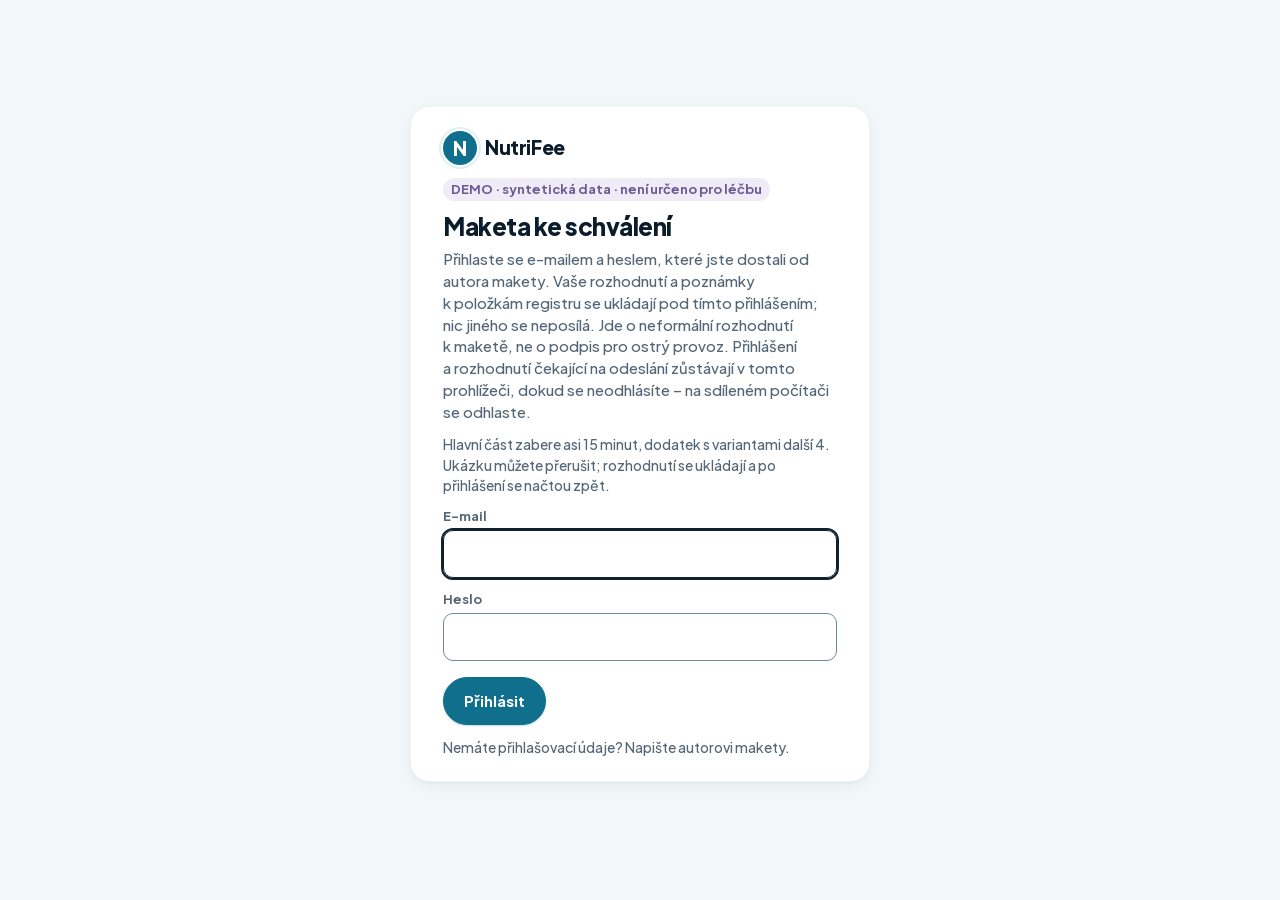
<file: nutrifee-rozhodovaci-maketa.html>
<!doctype html>
<html lang="cs">
<head>
<meta charset="utf-8">
<meta name="viewport" content="width=device-width,initial-scale=1,viewport-fit=cover">
<title>NutriFee · maketa</title>
<meta name="description" content="NutriFee — interaktivní maketa se syntetickými daty. Není určeno pro léčbu.">
<meta http-equiv="Content-Security-Policy" content="default-src 'none'; script-src 'self'; style-src 'self' 'unsafe-inline'; font-src 'self'; img-src 'self' data:; connect-src 'self' https://lswgqpozlmuxvvenxopd.supabase.co; form-action 'none'; base-uri 'none'">
<meta name="referrer" content="no-referrer">
<link rel="icon" href="data:image/svg+xml,%3Csvg xmlns='http://www.w3.org/2000/svg' viewBox='0 0 40 40'%3E%3Crect width='40' height='40' rx='12' fill='%230F6F8C'/%3E%3Cpath d='M11 29V11l18 18V11' fill='none' stroke='white' stroke-width='4'/%3E%3C/svg%3E">

<!-- Jádro: designový systém -->
<link rel="stylesheet" href="app/tokens.css?v=91">
<link rel="stylesheet" href="app/design.css?v=91">
<!-- Prezentační vrstva. V produkčním sestavení se nezahrnuje. -->
<link rel="stylesheet" href="demo/demo.css?v=91">
</head>
<body>
<div id="app"></div>
<div id="overlay"></div>
<div id="toast" aria-live="polite" aria-atomic="true"></div>

<!-- Jádro aplikace -->
<script src="app/core.js?v=91"></script>
<script src="app/data/registry.js?v=91"></script>
<script src="app/data/catalogs.js?v=91"></script>
<script src="app/data/foods.js?v=91"></script>
<script src="app/icons.js?v=91"></script>
<script src="app/screens.js?v=91"></script>
<script src="app/screens-clinic.js?v=91"></script>
<script src="app/ui.js?v=91"></script>

<!-- Prezentační vrstva: modelová data, příběh, vyprávění, panel prezentujícího.
     Vynecháním těchto řádků a složky demo/ vznikne produkční sestavení bez přepisování obrazovek. -->
<script src="demo/guide.js?v=91"></script>
<script src="demo/scene-items.js?v=91"></script>
<script src="demo/fixtures.js?v=91"></script>
<script src="demo/tour-content.js?v=91"></script>
<script src="demo/sync-config.js?v=91"></script>
<script src="demo/auth.js?v=91"></script>
<script src="demo/sync.js?v=91"></script>
<script src="demo/results.js?v=91"></script>
<script src="demo/presenter.js?v=91"></script>
<script src="demo/explain.js?v=91"></script>
<script src="demo/intro.js?v=91"></script>
</body>
</html>
</file>
<file: app/tokens.css>
/* NutriFee — designové tokeny (zdroj pravdy pro vzhled; 18. 10. 2026, směr „Teplý a lidský“ s paletou podle reference vlastníka).
   Vše, co má barvu, písmo, odstup, zaoblení, stín nebo pohyb, bere hodnotu odsud. design.css tokeny jen skládá do komponent.
   Katalog komponent a pravidla: ../design-system/ . Ostrá aplikace přebírá tento soubor beze změny.
   Zásady: jedna akční barva (petrolejová) · zelená = v cíli a hotovo · oranžová = nad cílem a upozornění · červená = chyby, pokles pod 4, mimo rozsah (rozhodnutí vlastníka 18. 10. 2026) · stav nikdy jen barvou (vždy slovo + ikona) · kontrast textu ≥ 4,5:1 · cíl dotyku ≥ 48 px · text pacienta od 17 px. */

/* ---------- písmo (jedno pro vše: Plus Jakarta Sans 400–800, vlastní hostování, licence OFL 1.1 v app/fonts/; 18. 10. 2026 večer: vlastník nechce zvláštní písmo pro slabozraké) ---------- */
@font-face{font-family:"Plus Jakarta Sans";font-style:normal;font-weight:400 800;font-display:swap;src:url("fonts/plus-jakarta-sans-400-800-latin-ext.woff2") format("woff2");unicode-range:U+0100-02BA,U+02BD-02C5,U+02C7-02CC,U+02CE-02D7,U+02DD-02FF,U+0304,U+0308,U+0329,U+1D00-1DBF,U+1E00-1E9F,U+1EF2-1EFF,U+2020,U+20A0-20AB,U+20AD-20C4,U+2113,U+2C60-2C7F,U+A720-A7FF}
@font-face{font-family:"Plus Jakarta Sans";font-style:normal;font-weight:400 800;font-display:swap;src:url("fonts/plus-jakarta-sans-400-800-latin.woff2") format("woff2");unicode-range:U+0000-00FF,U+0131,U+0152-0153,U+02BB-02BC,U+02C6,U+02DA,U+02DC,U+0304,U+0308,U+0329,U+2000-206F,U+20AC,U+2122,U+2191,U+2193,U+2212,U+2215,U+FEFF,U+FFFD}

:root{
  /* ---------- barvy: plocha ---------- */
  --nf-bg:#F2F8F9;            /* podklad obrazovky pacienta i ordinace — velmi světlá bledě petrolejová (reference) */
  --nf-bg-2:#E3F1F3;          /* o stupeň hlubší pro pruhy a vyznačené plochy */
  --nf-surface:#FFFFFF;       /* karta: bílá, bez okraje, jen měkký stín */
  --nf-surface-2:#F4F9FA;     /* vnořená plocha v kartě (boxy, segmentovaný přepínač) */
  --nf-card-edge:rgba(11,28,43,.05); /* téměř neviditelná hrana karty (jen aby karta nesplynula) */
  --nf-line:#E4EEF0;          /* dělicí linka uvnitř karet */
  --nf-line-strong:#C7DEE3;   /* dekorativní okraj (pruh kroků, osa, prázdné kroužky) */
  --nf-border-control:#6F8B98;/* okraj ovládacích prvků (volby, čipy, pole, voliče): 3,6:1 na bílé, 3,4:1 na podkladu — „obrys = dá se zmáčknout“ (19. 10. 2026: 3:1 i na --nf-bg) */

  /* ---------- barvy: text ---------- */
  --nf-ink:#0B1C2B;           /* titulky, čísla — hluboká modročerná (reference) */
  --nf-text:#26394A;          /* běžný text */
  --nf-muted:#536677;         /* vedlejší text; na bílé 6,0:1, na podkladech a tintech ≥ 5,0:1 */
  --nf-on-primary:#FFFFFF;

  /* ---------- barvy: akce (jediná akční barva) ---------- */
  --nf-primary:#0F6F8C;       /* tlačítka, aktivní pilulka, linky grafů — petrolejová z reference; bílý text 5,5:1 */
  --nf-primary-strong:#0A5A72;/* stisk, text akcentu, ikony */
  --nf-primary-soft:#DCF1F4;  /* kolečka ikon, sekundární tlačítka, vybraný stav */
  --nf-primary-tint:#EEF7F9;  /* nejjemnější zvýraznění karty (milník, výsledek) */

  /* ---------- barvy: stavy glukózy a bezpečí (vždy se slovem a ikonou) ---------- */
  --nf-ok:#268F61;            /* v cíli, hotovo, splněno = svěží zelená; jako grafický prvek 4,0:1 na bílé a 3,8:1 na podkladu, s bílou ikonou 4,0:1 (kontrola 4, přístupnost C9/C10: dřív #2FA371, 3,0:1 na podkladu); pro text --nf-ok-text */
  --nf-ok-bg:#DFF4EA;
  --nf-ok-text:#1E7A52;       /* na bílé 5,3:1 */
  --nf-over:#D2632B;          /* nad cílem, upozornění = korálově oranžová (není chyba); jen výplně, okraje a pruhy: 3,8:1 na bílé, 3,5:1 na podkladu (kontrola 4, C9: dřív #EC7F4F, 2,5:1) */
  --nf-over-bg:#FDEBE2;
  --nf-over-text:#94520F;     /* text „nad cílem“: oranžovohnědá (odstín ~31°), odlišitelná od červené pro pokles pod 4; na bílé 6,0:1, na --nf-over-bg 5,2:1 (21. 10. 2026) */
  --nf-low:#D9453D;           /* chyby, kritická upozornění, pokles pod 4, mimo rozsah, zamítnuto = červená (výplně s bílou ikonou 4,4:1) */
  --nf-low-bg:#FCE8E6;
  --nf-low-text:#A93226;      /* na bílé 6,0:1 */
  --nf-info:#3E6B8F;          /* podobné jídlo, poznámka lékaře */
  --nf-info-bg:#E5EEF5;
  --nf-info-text:#2B4D69;
  --nf-demo:#6B5B95;          /* štítek DEMO */
  --nf-demo-bg:#EFEBF7;
  --nf-basal:#1C3344;         /* skupina bazálu v ordinaci (tmavá) */
  --nf-basal-2:#2A4659;
  --nf-basal-text:#C9DCE6;
  --nf-focus:#10212E;
  --nf-focus-on-dark:#FFFFFF;    /* fokus na petrolejové a tmavých plochách */
  --nf-primary-soft-hover:#CBE8EC;

  /* ---------- písmo ---------- */
  --nf-font-display:"Plus Jakarta Sans","Segoe UI",system-ui,-apple-system,sans-serif;   /* titulky, čísla, značka (700–800) */
  --nf-font-text:"Plus Jakarta Sans","Segoe UI",system-ui,-apple-system,sans-serif;      /* text, tlačítka, štítky (500, zvýraznění 700) */
  /* velikosti v rem (19. 10. 2026): písmo roste se systémovým nastavením telefonu; při výchozích 16 px = 13 · 14 · 15 · 17 · 19 · 24 · 30 · 44 px */
  --nf-fs-2xs:.8125rem;       /* jen ordinace: popisky, záhlaví tabulek, čísla v kolečkách (u pacienta se skládá na 15 px (--nf-fs-sm), nic menšího, rozhodnutí 36/05 bod 10) */
  --nf-fs-xs:.875rem;--nf-fs-sm:.9375rem;--nf-fs-md:1.0625rem;--nf-fs-lg:1.1875rem;--nf-fs-xl:1.5rem;--nf-fs-2xl:1.875rem;--nf-fs-num:2.75rem;--nf-fs-num-sm:2rem;
  --nf-fs-hero:1.625rem;      /* zpráva karty „Co teď“ na Dnes (26 px): jediný hrdina obrazovky */
  --nf-fs-desk:.9375rem;      /* základní velikost textu v ordinaci (desktop) */
  --nf-fs-h1-desk:clamp(1.5rem,3vw,1.875rem); /* titulek stránky v ordinaci */
  /* popisky uvnitř vysvětlujících obrázků (SVG): jednotky viewBoxu, obrázek se zvětšuje se šířkou karty */
  --nf-fs-fig-xs:17px;--nf-fs-fig-sm:17px;--nf-fs-fig:17px;--nf-fs-fig-lg:17px; /* SCHEMA 91 (36/07, 36/10 Zbývá 4): text v SVG (osa inzulinu, ilustrace pák, katalog) i při 320 px (obrázek 300 jednotek na 288 px) aspoň 15 px; dřív 10–13 */ --nf-fs-fig-xl:17px;--nf-fs-fig-2xl:28px;
  --nf-fig-h:96px;--nf-fig-stroke:1.75;   /* jeden rámeček ilustrací rad: výška a tah (19. 10. 2026) */
  --nf-lh:1.45;--nf-lh-tight:1.15;
  --nf-w-text:500;--nf-w-semi:600;--nf-w-strong:700;--nf-w-display:700;--nf-w-display-strong:800; /* 600: vedlejší zvýraznění (jednotky, volby, poznámky) */
  --nf-track-tight:-0.02em;--nf-track-caps:0.06em;
  --nf-track-snug:-0.01em;    /* nadpis h2 */
  --nf-track-num:-0.03em;     /* velká čísla (dlaždice, hodnota glukózy) */
  --nf-track-tag:0.02em;      /* štítky */
  --nf-track-label:0.04em;    /* malé nadpisy oddílů průvodce položkou */
  --nf-underline-offset:3px;  /* podtržení textových tlačítek */
  --nf-frac-gap:.25em;        /* mezera kolem „z“ ve zlomku „3 z 5“ */
  --nf-quote-indent:-.4em;    /* předsazení uvozovky u citace podnětu */

  /* ---------- rozměry ---------- */
  --nf-s05:2px;--nf-s1:4px;--nf-s2:8px;--nf-s3:12px;--nf-s4:16px;--nf-s5:20px;--nf-s6:24px;--nf-s8:32px;
  --nf-r-2xs:2px;--nf-r-xs:6px;--nf-r-win:8px;--nf-r-sm:10px;--nf-r-md:16px;--nf-r-lg:20px;--nf-r-pill:999px; /* 2xs: klíč legendy · xs: zaškrtávátko, popisky na stupnici · win: okénko na stupnici; plné zakulacení drobných pruhů = pill */
  --nf-tap:48px;              /* nejmenší cíl dotyku pacienta */
  --nf-tap-desk:40px;         /* nejmenší cíl kliknutí v ordinaci (myš) */
  --nf-tap-lg:56px;           /* primární akce pacienta */
  --nf-tap-sm:44px;           /* drobné akce v ordinaci a „Přehrát znovu“ (myš) */
  --nf-tap-xl:64px;           /* velká volba (.choice.big) a řádek výsledku hledání jídla */
  --nf-icon-5xs:10px;--nf-icon-4xs:13px;--nf-icon-3xs:14px;--nf-icon-2xs:16px;--nf-icon-xs:18px;--nf-icon-sm:20px;--nf-icon:22px;--nf-icon-lg:26px;--nf-icon-xl:28px;
  --nf-ico-valign:-5px;--nf-ico-valign-btn:-4px;--nf-ico-valign-sm:-2px; /* posun ikony k účaří textu: běžná · v tlačítku · v řádku schválení */
  --nf-icon-circle-sm:36px;--nf-icon-circle:40px;--nf-icon-circle-lg:48px;--nf-icon-circle-xl:56px;
  /* token dávky (Podpis A, 20. 10. 2026): pilulka s klíčem a číslem; malá varianta v pásu dne a tabulkách */
  --nf-dose-h:44px;--nf-dose-h-sm:32px;--nf-dose-border:2px;--nf-dose-border-sm:1.5px;
  /* tkanina zápisů (Podpis C, 20. 10. 2026): den = sloupec, čtyři tečky (snídaně · oběd · večeře · bazál) */
  --nf-weave-dot:6px;--nf-weave-row:16px;--nf-weave-dot-md:8px;--nf-weave-gap:2px;--nf-weave-dot-lg:14px;--nf-weave-gap-lg:6px;--nf-weave-ring:1.5px;
  --nf-phone:480px;           /* šířka sloupce pacienta */
  --nf-result-label-min:12em; /* karta „Jak to dopadlo“: nejmenší šířka popisku, než se stav zalomí pod něj (kosm. 13, 27. 10. 2026) */
  --nf-ctx-w:380px;           /* kontextový sloupec ordinace od 1600 px */

  /* ---------- čáry a fokus (B8, 1. 11. 2026) ---------- */
  --nf-bw:2px;                /* obrys ovládacích prvků, čárkovaná čára cíle, šipka rozbalení, prstenec vybrané dlaždice */
  --nf-bw-lg:2.5px;           /* okénko a značky na stupnici */
  --nf-bw-xl:3px;             /* zelený obrys čerstvě uložené karty */
  --nf-halo:4px;              /* bledý prstenec kolem aktivního bodu (pás dne, značka) */
  --nf-focus-w:3px;--nf-focus-offset:3px;--nf-focus-offset-sm:2px; /* rámeček fokusu a jeho odsazení (u řádků a bodů menší) */
  --nf-focus-offset-in:-4px;  /* fokus uvnitř plných petrolejových prvků */

  /* ---------- rozměry komponent (B8, 1. 11. 2026): hodnoty, které do škály nepatří; název říká, kde platí ---------- */
  /* ordinace */
  --nf-rail-w:224px;          /* levý pruh navigace */
  --nf-desk-max:1460px;       /* pracovní plocha */
  --nf-desk-col:880px;        /* pracovní sloupec vedle kontextu (od 1600 px) */
  --nf-desk-end:120px;        /* místo pod obsahem nad lištou Další krok */
  --nf-brandmark:34px;        /* značka N v pruhu */
  --nf-skip-off:-80px;        /* odkaz „Přeskočit na obsah“ mimo obrazovku */
  --nf-toast-desk-bottom:96px;/* oznámení v ordinaci nad lištou Další krok */
  --nf-measure:440px;         /* nejširší řádek textu a pole */
  --nf-tile-min:170px;--nf-tile-min-dense:140px;--nf-tile-min-sm:150px; /* nejmenší šířka dlaždice a voliče v mřížce */
  --nf-trace-min:640px;       /* tabulka stopy (roluje do strany) */
  --nf-filter-min:240px;      /* hledání v registru */
  --nf-reg-list-min:320px;--nf-reg-side-min:360px;--nf-reg-side-max:440px; /* registr: seznam · detail */
  --nf-reg-col-state:9rem;--nf-reg-col-date:6rem; /* registr: sloupce stavu a data */
  --nf-decide-stepper-min:11rem;--nf-decide-val-min:5ch; /* volič nové dávky v návrhu („10 j.“ se neořízne) */
  --nf-instr-stepper-w:10.5rem; /* voliče pokynů stejně široké */
  --nf-basal-field-max:17rem; /* volič bazálu */
  --nf-preview-switch-min:18rem; /* přepínač obrazovek u náhledu telefonu */
  --nf-verify-text-min:16em;  /* text bodu ověření u sestry, než se volba zalomí pod něj */
  --nf-textarea-h:80px;
  --nf-stepper-btn-w:44px;    /* tlačítko − / + ve voliči (výška = --nf-tap) */
  --nf-num-circle:28px;--nf-num-circle-sm:26px; /* kolečko s číslem: návrh · krok postupu */
  --nf-sec-mark:22px;         /* kolečko s fajfkou u oddílu návrhu */
  --nf-chevron:9px;           /* šipka rozbalení (kreslená okraji) */
  --nf-bar-h:26px;--nf-bar-min:60px; /* sloupec v grafu reakcí */
  --nf-drawer-w:560px;--nf-drawer-end:40px; /* zásuvka: šířka a místo pod obsahem */
  --nf-sheet-max-h:92vh;      /* list zdola na telefonu */
  --nf-toast-max:520px;
  /* ovládací prvky */
  --nf-check:24px;            /* zaškrtávátko a značka návyku */
  --nf-radio:22px;            /* kolečko volby (.choice.opt) a čtvereček návyku v zařazení */
  --nf-toggle-w:80px;--nf-toggle-knob:40px;--nf-toggle-travel:32px; /* přepínač: šířka, knoflík, posun (= šířka − knoflík − 2 × --nf-s1) */
  --nf-chip:52px;             /* čip (odpověď ano/ne, noční pokles); do SCHEMA 84 i čip glukózy */
  /* posuvník hodnoty (rozhodnutí vlastníka 5. 11. 2026, bod 9; SCHEMA 84): dráha, jezdec, značka cíle; tlačítka −/+ mají --nf-tap-sm (ordinace) a --nf-tap (glukóza u pacienta) */
  --nf-vs-rail:8px;           /* výška dráhy */
  --nf-vs-thumb:32px;         /* průměr jezdce (i šířka jezdce nativního input type=range, aby poloha seděla) */
  --nf-vs-mark:24px;          /* výška značky cíle nebo „dnes“ na dráze */
  --nf-vs-min:14rem;          /* nejmenší šířka posuvníku vedle textu (řádek dávky bez návrhu, blok Rozhodnout) */
  --nf-row-h:72px;            /* řádek jídla a bod pásu dne */
  --nf-plate-h:84px;--nf-plate-ico:40px; /* volba porce s talířem */
  --nf-tab-max:120px;--nf-tab-pill-w:64px;--nf-tab-pill-h:32px; /* lišta záložek: tlačítko a pilulka kolem ikony */
  /* pacient: pás dne, prstenec učení, cesta, kroky */
  --nf-dnode-dot:44px;        /* kolečko jídla v pásu dne */
  --nf-emoji:52px;--nf-emoji-ring:62px;--nf-emoji-ring-off:-5px;--nf-emoji-ck:20px;--nf-emoji-ck-off:-4px; /* ikona jídla s prstencem učení a fajfkou */
  --nf-emoji-sm:40px;--nf-emoji-ring-sm:48px;--nf-emoji-ring-off-sm:-4px;--nf-emoji-ck-sm:16px;--nf-emoji-ck-off-sm:-5px; /* totéž v řádku seznamu */
  --nf-weave-halo:3px;        /* zvýraznění dnešního sloupce tkaniny (k --nf-weave-gap) */
  --nf-path-bar-h:10px;       /* pruh cesty ke kontrole */
  --nf-msteps-h:5px;          /* pruhy kroků jídla */
  /* stupnice glukózy, pruh času v cíli */
  --nf-peak-label-w:84px;     /* sloupec popisků řádků stupnice */
  --nf-peak-in-py:3px;        /* svislé odsazení štítku „v cíli“ */
  --nf-peak-goal-top:14px;    /* začátek čáry cíle pod popiskem */
  --nf-goal-label-max:7.5em;  /* SCHEMA 91: popisek hranice cíle se při velkém písmu zalomí, nepřečnívá (36/10 Zbývá 3) */
  --nf-goal-overhang:6px;     /* čára cíle přesahuje pruh nahoru a dolů */
  --nf-axis-h:1.4em;          /* řádek čísel osy */
  --nf-track-h:18px;--nf-track-lh:16px;--nf-track-rng-gap:6px; /* pruh stupnice · řádek čísla v okénku · mezera popisku rozsahu */
  --nf-rise-mark:18px;--nf-rise-span-h:6px; /* značky a spojnice start → vrchol */
  --nf-tir-h:10px;--nf-tir-min:2px;--nf-tir-min-lo:3px; /* pruh času v cíli; nejužší úsek (pod 4 o něco širší, aby nezmizel) */
  /* náhled telefonu u sestry */
  --nf-preview-w:440px;--nf-preview-edge:12px;--nf-preview-r:52px;--nf-preview-top:28px;--nf-preview-min-h:700px;
  --nf-preview-inset:46px;    /* obsah pod výřezem */
  --nf-nots-min:6.5rem;       /* SCHEMA 90 (36/07 S1): nejužší sloupec „Co neděláme“; v rem, aby se při větším písmu zalomil na jeden sloupec */
  --nf-nextbar-reserve:9rem;  /* SCHEMA 90 (36/07 S2): rezerva pro rolování nad lištou „Další krok“ v ordinaci (2 řádky + tlačítko) */
  --nf-island-w:120px;--nf-island-h:34px; /* výřez nahoře */

  /* ---------- stíny ---------- */
  /* vyvýšení tónem a tvarem, stín jen náznakem (19. 10. 2026: barevná záře pod tlačítky a mlha mezi kartami působily o generaci starší) */
  --nf-tir-gap:2px;           /* bílá mezera mezi sousedními barevnými úseky pruhu času v cíli a stupnice: zelená a oranžová mají mezi sebou malý kontrast, hranici nese mezera (kontrola 4, C9) */
  --nf-sh-card:0 1px 2px rgba(11,28,43,.04),0 4px 14px rgba(11,28,43,.05);
  --nf-sh-raised:0 14px 36px rgba(11,28,43,.10);
  --nf-sh-primary:0 1px 2px rgba(10,90,114,.24);
  --nf-sh-inset:inset 0 0 0 1px var(--nf-line);
  --nf-sh-knob:0 2px 6px var(--nf-shadow-ink);   /* knoflík přepínače */
  --nf-sh-marker:0 2px 8px var(--nf-shadow-ink); /* okénko na stupnici */
  --nf-sh-bar:0 -6px 24px rgba(11,28,43,.06);  /* spodní lišta záložek (stín nahoru) */
  --nf-tabbar-h:72px;                       /* výška lišty záložek bez bezpečné zóny telefonu */
  --nf-scrim:rgba(11,28,43,.35);          /* ztmavení pod zásuvkou */
  --nf-shadow-ink:rgba(11,28,43,.2);      /* drobné stíny knoflíků a značek */
  --nf-phone-frame:#0B0F0E;               /* rám náhledu telefonu u sestry */
  /* fajfka (ikona Lucide „check“) pro zaškrtávátko a vybranou volbu; data URI, aby komponenta nepotřebovala obrázek */
  --nf-check-white:url("data:image/svg+xml,%3Csvg xmlns='http://www.w3.org/2000/svg' viewBox='0 0 24 24' fill='none' stroke='%23FFFFFF' stroke-width='3' stroke-linecap='round' stroke-linejoin='round'%3E%3Cpath d='M20 6 9 17l-5-5'/%3E%3C/svg%3E");
  --nf-check-ink:url("data:image/svg+xml,%3Csvg xmlns='http://www.w3.org/2000/svg' viewBox='0 0 24 24' fill='none' stroke='%230F6F8C' stroke-width='3' stroke-linecap='round' stroke-linejoin='round'%3E%3Cpath d='M20 6 9 17l-5-5'/%3E%3C/svg%3E");

  /* ---------- pohyb ---------- */
  --nf-t-success:.6s;          /* okamžik potvrzení po uložení */
  --nf-t-dose:.22s;            /* nová dávka od lékaře najede zdola (jediná animace předání plánu) */
  --nf-t-fast:.15s;--nf-t:.25s;--nf-t-slow:.4s;
  --nf-t-fade:.2s;--nf-t-mid:.3s; /* prolnutí a objevení prvku */
  --nf-t-press:120ms;          /* stisk tlačítka (zmenšení) */
  --nf-t-saved:1.2s;           /* zelený obrys po uložení odezní */
  /* vysvětlující animace (přehrají se jednou): délky a zpoždění */
  --nf-anim-draw:.6s;--nf-anim-key:4.8s;--nf-anim-in:.35s;--nf-anim-slide-t:.5s;--nf-anim-pop:.22s;--nf-anim-ring:1.6s;--nf-anim-portion:.7s;--nf-anim-arc:.45s;
  --nf-anim-delay:.2s;         /* první krok */
  --nf-anim-step:.5s;          /* rozestup dílů koláče */
  --nf-anim-strike-step:.35s;  /* rozestup přeškrtnutí „co aplikace nedělá“ */
  --nf-anim-delay-arc:.15s;--nf-anim-delay-mark:.25s;--nf-anim-delay-portion:.4s;--nf-anim-delay-check:.55s;--nf-anim-delay-plus:.6s;
  --nf-anim-slide:32px;        /* talíř přijede zboku */
  --nf-syr-y:40px;             /* svislá poloha stříkačky na ose inzulinu (jednotky obrázku) */--nf-ease:cubic-bezier(.2,.7,.2,1);--nf-ease-move:cubic-bezier(.4,0,.2,1);

  /* ---------- vysoký kontrast (prefers-contrast:more v design.css přepíná tyto hodnoty místo běžných; C2, 1. 11. 2026) ---------- */
  --nf-hc-muted:#3D474F;--nf-hc-line:#56636C;--nf-hc-control:#26303A;

  /* ---------- mapování starších názvů (design.css je zatím používá; nové komponenty berou --nf-*) ---------- */
  --ink:var(--nf-ink);--muted:var(--nf-muted);--brand:var(--nf-primary);--brand2:var(--nf-primary-strong);--brandbg:var(--nf-primary-soft);
  --paper:var(--nf-surface);--bg:var(--nf-bg);--line:var(--nf-line);--sand:var(--nf-primary-tint);--peach:var(--nf-over-bg);
  --ok:var(--nf-ok);--okbg:var(--nf-ok-bg);--oktx:var(--nf-ok-text);
  --warn:var(--nf-over);--warnbg:var(--nf-over-bg);--warntx:var(--nf-over-text);
  --bad:var(--nf-low);--badbg:var(--nf-low-bg);--badtx:var(--nf-low-text);
  --info:var(--nf-info);--infobg:var(--nf-info-bg);--demo:var(--nf-demo);--demobg:var(--nf-demo-bg);
  --r:var(--nf-r-lg);--sh:var(--nf-sh-card);--glass:var(--nf-surface);--glass2:var(--nf-surface-2);--edge:var(--nf-line);

  /* ---------- prezentační vrstva (demo/demo.css; 19. 10. 2026, prověrka V6) ----------
     Fialová = ovládání ukázky, nikdy stav aplikace. Do produkčního sestavení se nepromítne: tokeny čte jen demo.css. */
  --nf-demo-strong:#54467A;   /* plné tlačítko a text vrstvy; bílý text 8,4:1 */
  --nf-demo-line:#CFC6E3;     /* okraje a dělicí linky vrstvy */
  --nf-demo-surface:#F8F6FC;  /* plocha panelu vyprávění */
  --nf-demo-focus:#7B4FC4;    /* zvýraznění místa v příběhu (krok i „čeho si všímat“) */
  --nf-demo-glow:rgba(123,79,196,.30);
  --nf-demo-shadow:0 18px 50px rgba(43,24,74,.20);
  --nf-demo-stage:var(--nf-bg-2); /* podklad za rámečkem telefonu */
  --nf-demo-panel-w:clamp(280px,34vw,380px); /* panel vyprávění po boku; užší na menší šířce (kontrola 4, přístupnost A1) */
  --nf-demo-side-min:640px;   /* do této šířky okna je panel dole jako list, nad ní po boku (dřív 1100 px; při zvětšení prohlížeče 150–200 % zůstane po boku). Media query proměnnou nepřečte: demo.css a presenter.js (SIDE_MIN) ji opisují */
  --nf-demo-pulse-iter:3;     /* kolikrát zapulzuje zvýrazněný cíl kroku; pak zůstane statický rámeček (kontrola 4, přístupnost B5: WCAG 2.2.2) */
  --nf-demo-phone-w:402px;--nf-demo-phone-h:874px;--nf-demo-phone-r:52px;--nf-demo-phone-edge:12px;
  --nf-demo-bubble-w:280px;   /* bublina „Tohle za vás klepne ukázka“ (S4, 21. 10. 2026) */
  --nf-demo-dot:var(--nf-demo-focus); /* tečkování vysvětlených prvků (demo/explain.js, 26. 10. 2026) */
  --nf-demo-dot-w:1.5px;--nf-demo-dot-off:3px;
  --nf-demo-explain-w:340px;--nf-demo-explain-h:420px; /* vysvětlující bublina */
  --nf-demo-page-w:1080px;    /* stránka souhrnu rozhodnutí na celou šířku (V4, 21. 10. 2026) */
  --nf-demo-notch-w:120px;    /* šířka výřezu v rámečku telefonu (B23, 27. 10. 2026) */
  --nf-demo-notch-h:34px;     /* výška výřezu */
  --nf-demo-notch-inset:56px; /* pruh nad obsahem telefonu: odsazení výřezu (--nf-s3) + výška + mezera */
  --nf-demo-sheet-h:45vh;     /* panel vyprávění na telefonu (list dole) */
  --nf-demo-sheet-h-decide:50vh; /* týž list, když čeká rozhodnutí: karta položky i Schválit/Zamítnout se vejdou nad patičku (M9, 27. 10. 2026); SCHEMA 84 (32/03 B1): nejvýš polovina výšky telefonu */
  --nf-demo-sheet-h-low:56vh; /* list na nízkém telefonu (výška do 760 px): vyprávění má aspoň pár řádků (M8, kontrola 2, 29. 10. 2026) */
  --nf-demo-gsum-st-w:10rem;  /* souhrn: sloupec Stav (pevná šířka – sloupec Poznámka po změně neposkočí, K6) */
  --nf-demo-gsum-act-w:10rem;  /* souhrn: sloupec s tlačítkem Změnit */
  --nf-demo-content-end:calc(var(--nf-tap) * 3) /* místo pod obsahem nad spodními pruhy (lišta Další krok, list panelu) */
}
</file>
<file: app/design.css>
/* NutriFee — komponenty designového systému (15-ZDROJ-PRAVDY-MAKETA.md, odst. 15a).
   Hodnoty (barvy, písmo, odstupy, zaoblení, stíny, pohyb) jsou jen v app/tokens.css, který se načítá před tímto souborem;
   tady se tokeny jen skládají do komponent. Pacient = telefon, lékař a sestra = desktop.
   Pořadí: základ · pomocné třídy · rám ordinace · karta · tlačítka a volby · pole a přepínače · štítky · dlaždice · report
   · návrhová karta · tabulky a rozbalování · registr · pacient · jídla · stupnice · rady · kroky jídla · zaučení · dávky
   · zásuvka a oznámení · grafy · ikony · vysvětlující animace · média (šířka, myš, pohyb, kontrast, tisk). */
/* Pravidlo hodnot (B8, 1. 11. 2026; hlídá tokeny.test.cjs): každá barva, rozměr, délka pohybu, řez písma a prostrkání
   je var(--nf-*) z app/tokens.css, i uvnitř calc(), min(), max() a @keyframes. Bez tokenu smí zůstat jen:
   · nula v jakékoli jednotce (0, 0px, 0s), i jako záložní hodnota lokální proměnné (--barh,0px);
   · vlasová čára ±1px (okraj, linka, outline, padding 1px, .sr-only);
   · procenta a celé okno: 50 %, 100 %, calc(100% + …), 100vh (rozměry rozložení, ne vzhled);
   · auto, none, fr, minmax(0,…), fit-content, max-content, klíčová slova a systémové barvy (transparent, currentColor, CanvasText, Canvas, GrayText);
   · bezrozměrná čísla: řádkování, průhlednost, měřítko scale(), tah a čárkování SVG (stroke-width, stroke-dasharray, stroke-dashoffset),
     z-index, flex a order, počty opakování repeat(n,…) a pořadí sloupců;
   · úhly ve stupních (rotate, linear-gradient) — geometrie, ne vzhled;
   · podmínky @media, @container a @page (var() v nich nefunguje; čísla opisují tokeny, kde to jde).
   Nová hodnota = nový token v tokens.css s komentářem, ne číslo tady. */

/* ---------- základ ---------- */
*{box-sizing:border-box}
html,body{margin:0}
html{scroll-padding-bottom:calc(var(--nf-tabbar-h) + var(--nf-s8));-webkit-text-size-adjust:100%;text-size-adjust:100%}
body{background:var(--nf-bg);color:var(--nf-ink);font:var(--nf-fs-desk)/var(--nf-lh) var(--nf-font-text);font-weight:var(--nf-w-text);-webkit-font-smoothing:antialiased}
button,input,select,textarea{font:inherit;color:inherit}
button{cursor:pointer}
button:disabled{cursor:not-allowed;opacity:.45}
button:focus-visible,a:focus-visible,input:focus-visible,textarea:focus-visible,summary:focus-visible{outline:var(--nf-focus-w) solid var(--nf-focus);outline-offset:var(--nf-focus-offset)}
.btn.primary:focus-visible,.segmented button.on:focus-visible,.choice.chosen:focus-visible,.choice[aria-pressed="true"]:focus-visible,.dnode.now .dot:focus-visible{outline-color:var(--nf-focus-on-dark);outline-offset:var(--nf-focus-offset-in)}
a{color:var(--nf-primary-strong)}
h1{font-family:var(--nf-font-display);font-size:var(--nf-fs-h1-desk);font-weight:var(--nf-w-display-strong);line-height:var(--nf-lh-tight);letter-spacing:var(--nf-track-tight);margin:0 0 var(--nf-s3)}
h2{font-family:var(--nf-font-display);font-size:var(--nf-fs-lg);font-weight:var(--nf-w-display);line-height:1.25;letter-spacing:var(--nf-track-snug);margin:0 0 var(--nf-s3)}
h3{font-family:var(--nf-font-display);font-size:var(--nf-fs-md);font-weight:var(--nf-w-display);margin:0 0 var(--nf-s2)}
p{margin:0 0 var(--nf-s3)}p:last-child{margin-bottom:0}
/* sazba: vyvážené titulky, odstavce bez osamoceného slova na konci (prohlížeče bez podpory to ignorují) */
h1,h2,h3,.hero-msg,.name-lg,.food .name,.card-head{text-wrap:balance}
p,li,.hint,.why{text-wrap:pretty}
.sr-only{position:absolute;width:1px;height:1px;padding:0;margin:-1px;overflow:hidden;clip:rect(0 0 0 0);white-space:nowrap;border:0}
.muted{color:var(--nf-muted)}.small{font-size:var(--nf-fs-xs)}.tiny{font-size:var(--nf-fs-2xs)}
.small:empty{display:none} /* řádek se štítkem registru u provozní položky zůstane prázdný — nepřidá mezeru */
.eyebrow{font-size:var(--nf-fs-xs);letter-spacing:0;font-weight:var(--nf-w-strong);color:var(--nf-muted);margin:0 0 var(--nf-s2)}
.skip{position:absolute;left:var(--nf-s3);top:var(--nf-skip-off);background:var(--nf-surface);padding:var(--nf-s3);min-height:var(--nf-tap);z-index:99}.skip:focus{top:var(--nf-s3)}
.missing{color:var(--nf-over-text);font-weight:var(--nf-w-strong)}
.error{background:var(--nf-low-bg);color:var(--nf-low-text);border-radius:var(--nf-r-md);padding:var(--nf-s3) var(--nf-s4);margin:0 0 var(--nf-s4);font-weight:var(--nf-w-semi)}

/* ---------- pomocné třídy (odstupy jen ze stupnice --nf-s*; místo inline stylů v obrazovkách) ---------- */
.mt-0{margin-top:0}.mt-1{margin-top:var(--nf-s1)}.mt-2{margin-top:var(--nf-s2)}.mt-3{margin-top:var(--nf-s3)}.mt-4{margin-top:var(--nf-s4)}.mt-6{margin-top:var(--nf-s6)}
.mb-0{margin-bottom:0}.mb-1{margin-bottom:var(--nf-s1)}.mb-2{margin-bottom:var(--nf-s2)}.mb-3{margin-bottom:var(--nf-s3)}.mb-4{margin-bottom:var(--nf-s4)}
.m-0{margin:0}.p-0{padding:0}.p-4{padding:var(--nf-s4)}.pt-2{padding-top:var(--nf-s2)}
.inset{margin-left:var(--nf-s1);margin-right:var(--nf-s1)}  /* text mimo kartu zarovnaný s titulkem */
.pull-up{margin-top:calc(-1 * var(--nf-s1))}
.ta-c{text-align:center}.w-text{font-weight:var(--nf-w-text)}.w-600{font-weight:var(--nf-w-semi)}
.full{flex-basis:100%}.w-full{width:100%}.measure{max-width:var(--nf-measure)}
.struck{text-decoration:line-through}
.stack{display:grid;gap:var(--nf-s2)}
.media{display:flex;gap:var(--nf-s3);align-items:center}
.name-lg{font-family:var(--nf-font-display);font-weight:var(--nf-w-display);font-size:var(--nf-fs-lg);line-height:1.2}
.section-h{margin:var(--nf-s4) var(--nf-s1) var(--nf-s2)}
.field-q{display:block;margin:var(--nf-s3) 0 var(--nf-s2);font-weight:var(--nf-w-strong)}
.bullets{margin:var(--nf-s1) 0 var(--nf-s2) var(--nf-s5);padding:0}
ol.bullets{list-style:decimal}
.trace-pre{white-space:pre-wrap;margin:0;background:var(--nf-bg);padding:var(--nf-s3);border-radius:var(--nf-r-sm)}

/* ---------- rám ordinace (lékař, sestra) ---------- */
.app{display:grid;grid-template-columns:var(--nf-rail-w) minmax(0,1fr);min-height:100vh}
.rail{background:var(--nf-surface);border-right:1px solid var(--nf-line);padding:var(--nf-s6) var(--nf-s3);display:flex;flex-direction:column;gap:var(--nf-s1);position:sticky;top:0;height:100vh}
.brand{display:flex;align-items:center;gap:var(--nf-s3);font-family:var(--nf-font-display);font-weight:var(--nf-w-display-strong);font-size:var(--nf-fs-lg);letter-spacing:var(--nf-track-tight);margin:0 var(--nf-s2) var(--nf-s5)}
.brandmark{background:var(--nf-primary);color:var(--nf-on-primary);border-radius:50%;width:var(--nf-brandmark);height:var(--nf-brandmark);display:grid;place-items:center;box-shadow:0 0 0 var(--nf-bw) var(--nf-surface),0 0 0 var(--nf-halo) var(--nf-primary-soft);font-family:var(--nf-font-display);padding:0;line-height:var(--nf-brandmark);font-size:var(--nf-fs-lg)}
.rail button.nav{display:flex;gap:var(--nf-s3);align-items:center;min-height:var(--nf-tap-desk);padding:var(--nf-s2) var(--nf-s3);border-radius:var(--nf-r-sm);color:var(--nf-muted);font-weight:var(--nf-w-semi);border:0;background:transparent;text-align:left;width:100%}
.rail button.nav.active,.rail button.nav[aria-current]{background:var(--nf-primary-soft);color:var(--nf-primary-strong)}
.rail button.nav .ic{width:var(--nf-icon);display:grid;place-items:center}
.rail button.nav .ic svg.ico{width:var(--nf-icon-sm);height:var(--nf-icon-sm)}
.rail .who{margin-top:auto;font-size:var(--nf-fs-2xs);color:var(--nf-muted);padding:var(--nf-s2) var(--nf-s3);border-top:1px solid var(--nf-line)}
.desk{padding:var(--nf-s6) var(--nf-s8) var(--nf-desk-end);max-width:var(--nf-desk-max);min-width:0}
.pagehead{display:flex;justify-content:space-between;align-items:flex-start;gap:var(--nf-s5);margin-bottom:var(--nf-s5)}
.pagehead .sub{color:var(--nf-muted)}

/* ---------- karta: jedna komponenta pro pacienta i ordinaci (19. 10. 2026) ----------
   Bílá plocha, téměř neviditelná hrana, měkký stín, zaoblení 20 px. Dlaždice, návrhová karta a rozbalovací oddíl
   jsou táž plocha s jiným obsahem. Varianty: .tint (zvýrazněná: milník, souhrn), .warn (nad cílem), .low (pokles pod 4),
   .flat (bez stínu, vnořená), .flush (bez odsazení, obsah ke kraji). */
.card,.tile,.prop,details.part{background:var(--nf-surface);border:1px solid var(--nf-card-edge);border-radius:var(--nf-r-lg);box-shadow:var(--nf-sh-card)}
.card{position:relative;padding:var(--nf-s4) var(--nf-s5);margin-bottom:var(--nf-s3)}
.desk .card,.drawerpanel .card{padding:var(--nf-s5) var(--nf-s6);margin-bottom:var(--nf-s4)}
.card>h2{font-size:var(--nf-fs-lg)}
.card-title{font-family:var(--nf-font-display);font-size:var(--nf-fs-md);font-weight:var(--nf-w-display-strong);line-height:1.3;letter-spacing:0;margin:0 0 var(--nf-s05);color:var(--nf-ink)}
.desk .card-title{font-size:var(--nf-fs-sm)}
/* čerstvě uložený zápis na Dnes: krátký zelený obrys, který odezní (okamžik potvrzení, 19. 10. 2026) */
.card.just-saved{animation:savedIn var(--nf-t-saved) var(--nf-ease) both}
.card.tint{background:var(--nf-primary-tint)}
.card.warn{background:var(--nf-over-bg)}
.card.low{background:var(--nf-low-bg)}
/* hrdina obrazovky Dnes: jediná zvýrazněná karta, zpráva velkým písmem, bez ikony (19. 10. 2026) */
.card.hero{background:var(--nf-primary-tint);box-shadow:none;padding:var(--nf-s5) var(--nf-s5) var(--nf-s4)}
.card.hero .hero-msg{font-family:var(--nf-font-display);font-size:var(--nf-fs-hero);font-weight:var(--nf-w-display-strong);letter-spacing:var(--nf-track-tight);line-height:var(--nf-lh-tight);color:var(--nf-ink);margin:0 0 var(--nf-s2)}
.hero-sub{margin:0;color:var(--nf-text)}
.card.hero .eyebrow{margin-left:0}
/* hlas lékaře jako citace (podpis aplikace): odlišený sazbou a podpisem role, ne barevným okrajem ani boxem */
.doc-h{display:flex;align-items:center;gap:var(--nf-s2);color:var(--nf-ink)}
.doc-h svg.ico{width:var(--nf-icon-sm);height:var(--nf-icon-sm)}
.doc-voice{margin:0}
.doc-q{margin:0;font-size:var(--nf-fs-lg);font-weight:var(--nf-w-semi);line-height:1.4;color:var(--nf-ink)} /* bezpečnostní pravidlo: větší písmo, bez uvozovek a podpisu (SCHEMA 74) */
.doc-list li>b{display:block;font-size:var(--nf-fs-sm);color:var(--nf-muted);font-weight:var(--nf-w-strong);margin-bottom:var(--nf-s1)}
.doc-list .doc-q{font-size:var(--nf-fs-md)}
.hint .doc-voice .doc-q{font-size:var(--nf-fs-md)}
.card.flat{box-shadow:none}
.card.flush{padding:0;overflow:hidden}
.card-head{display:flex;justify-content:space-between;align-items:baseline;gap:var(--nf-s2);font-weight:var(--nf-w-display-strong);margin-bottom:var(--nf-s2)}
.card-head .muted{font-weight:var(--nf-w-semi)}
.hint{padding:var(--nf-s3) var(--nf-s4);border-radius:var(--nf-r-md);background:var(--nf-info-bg);color:var(--nf-info-text);margin:var(--nf-s3) 0 0;font-size:var(--nf-fs-xs)}
.patient>.hint{margin-bottom:var(--nf-s3)} /* nápověda mezi kartami nedoléhá na další kartu */
.hint.over,.hint.warn{background:var(--nf-over-bg);color:var(--nf-over-text)}
.hint.low,.hint.bad{background:var(--nf-low-bg);color:var(--nf-low-text)}
.hint.ok{background:var(--nf-ok-bg);color:var(--nf-ok-text)}
.hint.neutral{background:var(--nf-surface);color:var(--nf-ink);box-shadow:var(--nf-sh-inset)}
.divider{height:1px;background:var(--nf-line);margin:var(--nf-s4) 0}
.kv{display:grid;grid-template-columns:1fr auto;gap:var(--nf-s3);padding:var(--nf-s2) 0;border-bottom:1px solid var(--nf-line);font-size:var(--nf-fs-xs)}
.kv:last-child{border-bottom:0}.kv span{color:var(--nf-muted)}.kv strong{text-align:right}
.kv.contact{grid-template-columns:1fr;gap:var(--nf-s05)}.kv.contact span{display:flex;align-items:center;gap:var(--nf-s2)}.kv.contact strong{text-align:left;padding-left:calc(var(--nf-icon-sm) + var(--nf-s2))}

/* ---------- tlačítka a volby ---------- */
.actions{display:flex;gap:var(--nf-s3);flex-wrap:wrap;align-items:center;margin-top:var(--nf-s4)}
.actions.col{flex-direction:column;align-items:stretch}
.actions.col .btn{width:100%}
.actions.sec{justify-content:center;margin-top:var(--nf-s2)}
.actions.split{display:grid;grid-template-columns:1fr 1fr;gap:var(--nf-s2);margin-top:var(--nf-s2)} /* vedlejší akce jako stejně široké tlačítko vedle sebe, ne schodiště pilulek */
.actions.split>.btn,.actions.split>.choice{width:100%;min-width:0;padding-inline:var(--nf-s2);font-size:var(--nf-fs-sm);line-height:1.25;text-align:center}
@media (max-width:359px){.actions.split{grid-template-columns:1fr}} /* na nejužším telefonu pod sebou; text se nikdy neořezává */
/* textový odkaz u řádku (Opravit inzulin): zarovnaný vlevo bez odsazení, vedle něj tlumená poznámka */
.btn.link{background:transparent;border:0;padding:0;min-height:var(--nf-tap);justify-content:flex-start;color:var(--nf-primary-strong);text-decoration:underline;text-underline-offset:var(--nf-underline-offset)}
.actions.meta{column-gap:var(--nf-s4);row-gap:0}
.btn{min-height:var(--nf-tap);padding:var(--nf-s2) var(--nf-s5);border-radius:var(--nf-r-pill);border:1px solid transparent;background:var(--nf-primary-soft);color:var(--nf-primary-strong);font-family:var(--nf-font-text);font-weight:var(--nf-w-strong);display:inline-flex;align-items:center;justify-content:center;gap:var(--nf-s2)}
.btn svg.ico{width:var(--nf-icon-sm);height:var(--nf-icon-sm);vertical-align:var(--nf-ico-valign-btn)}
.btn.primary{background:var(--nf-primary);color:var(--nf-on-primary);border-color:var(--nf-primary);box-shadow:var(--nf-sh-primary)}
.btn.primary:active{background:var(--nf-primary-strong)}
.btn.primary:disabled{background:var(--nf-line-strong);color:var(--nf-muted);box-shadow:none;opacity:1;border-color:transparent}
.btn.primary.done,.btn.primary.done:disabled{background:var(--nf-ok);border-color:var(--nf-ok);color:var(--nf-on-primary);transition:background-color var(--nf-t) var(--nf-ease)}
.btn.quiet{background:transparent;border-color:transparent;color:var(--nf-muted);text-decoration:underline;text-underline-offset:var(--nf-underline-offset);padding-left:var(--nf-s2);padding-right:var(--nf-s2)}
.btn.danger{background:var(--nf-low-bg);color:var(--nf-low-text)}
.btn.acute{background:transparent;color:var(--nf-low-text);text-decoration:underline;text-underline-offset:var(--nf-underline-offset);padding-left:var(--nf-s2);padding-right:var(--nf-s2)}
.btn.acute svg.ico{width:var(--nf-icon-xs);height:var(--nf-icon-xs)}
.btn.big{min-height:var(--nf-tap-lg);font-size:var(--nf-fs-lg);width:100%}
.btn.sm{min-height:var(--nf-tap-desk);padding:var(--nf-s1) var(--nf-s4);font-size:var(--nf-fs-2xs)}
.btn.big{white-space:nowrap} /* pilulka = akce na jeden řádek; dlouhé odpovědi jsou volby (.choice.opt) */
.btn[aria-pressed="true"]{box-shadow:inset 0 0 0 var(--nf-bw) var(--nf-primary);background:var(--nf-surface)}
.btn.primary[aria-pressed="true"]{background:var(--nf-primary);color:var(--nf-on-primary);box-shadow:var(--nf-sh-primary),inset 0 0 0 var(--nf-bw) var(--nf-surface)} /* vybraná primární odpověď zůstává plná (dřív bílý text na bílé) */
.choice-row{display:flex;gap:var(--nf-s2);flex-wrap:wrap}
.choice-row.col{flex-direction:column}
.choice{min-height:var(--nf-tap);padding:var(--nf-s2) var(--nf-s4);border-radius:var(--nf-r-md);border:var(--nf-bw) solid var(--nf-border-control);background:var(--nf-surface);font-family:var(--nf-font-text);font-weight:var(--nf-w-semi);color:var(--nf-ink)}
/* vybraný stav: jedno vzezření, třída i ARIA (dřív sedm názvů) */
.choice.chosen,.choice[aria-pressed="true"]{border-color:var(--nf-primary);background:var(--nf-primary);color:var(--nf-on-primary)}
.choice.chosen small,.choice.chosen .muted,.choice[aria-pressed="true"] small{color:var(--nf-on-primary);opacity:.85}
.choice.big{flex:1;min-height:var(--nf-tap-xl);font-size:var(--nf-fs-md);border-radius:var(--nf-r-lg);flex-direction:column;display:flex;align-items:center;justify-content:center;gap:var(--nf-s05)}
.choice.big small{font-weight:var(--nf-w-text);color:var(--nf-muted);font-size:var(--nf-fs-2xs)}
.choice.sm{min-height:var(--nf-tap-desk);padding:var(--nf-s1) var(--nf-s3);font-size:var(--nf-fs-xs);border-radius:var(--nf-r-sm)}
/* volba odpovědi o dvou řádcích (titulek + vysvětlení), rovnocenná s ostatními; plná až po vybrání, s fajfkou (19. 10. 2026) */
.choice.opt{display:grid;grid-template-columns:1fr auto;align-items:center;column-gap:var(--nf-s3);min-height:var(--nf-tap-lg);padding:var(--nf-s3) var(--nf-s4);text-align:left;border-radius:var(--nf-r-md);width:100%}
.choice.opt .opt-t{font-weight:var(--nf-w-strong);font-size:var(--nf-fs-md)}
.choice.opt .opt-s{grid-column:1;font-weight:var(--nf-w-text);font-size:var(--nf-fs-sm);color:var(--nf-muted)}
.choice.opt::after{content:"";grid-column:2;grid-row:1 / span 2;width:var(--nf-radio);height:var(--nf-radio);border-radius:50%;border:var(--nf-bw) solid var(--nf-border-control)}
.choice.opt[aria-pressed="true"] .opt-s{color:var(--nf-on-primary)}
.choice.opt[aria-pressed="true"]::after{border-color:var(--nf-on-primary);background:var(--nf-on-primary) center/var(--nf-icon-3xs) no-repeat;background-image:var(--nf-check-ink)}
.check{display:flex;gap:var(--nf-s3);align-items:flex-start;padding:var(--nf-s2) 0;cursor:pointer}
.check input{appearance:none;-webkit-appearance:none;flex:none;width:var(--nf-check);height:var(--nf-check);margin:0;border:var(--nf-bw) solid var(--nf-border-control);border-radius:var(--nf-r-xs);background:var(--nf-surface);display:grid;place-items:center;cursor:pointer}
.check input:checked{background:var(--nf-primary) center/var(--nf-icon-2xs) no-repeat;border-color:var(--nf-primary);background-image:var(--nf-check-white)}
.check input:focus-visible{outline:var(--nf-focus-w) solid var(--nf-focus);outline-offset:var(--nf-focus-offset)}
.field input[type=file]{border-style:dashed;padding:var(--nf-s3);font-size:var(--nf-fs-sm)}
.field input[type=file]::file-selector-button{font:inherit;font-weight:var(--nf-w-strong);border:0;border-radius:var(--nf-r-pill);background:var(--nf-primary-soft);color:var(--nf-primary-strong);padding:var(--nf-s2) var(--nf-s4);margin-right:var(--nf-s3);cursor:pointer}

/* ---------- pole, volič, segmentovaný přepínač, přepínač ---------- */
.field{display:block;margin:var(--nf-s3) 0}
.field>span{display:block;font-weight:var(--nf-w-strong);font-size:var(--nf-fs-xs);margin-bottom:var(--nf-s2)}
.field input,.field textarea{width:100%;border:var(--nf-bw) solid var(--nf-border-control);border-radius:var(--nf-r-md);padding:var(--nf-s3) var(--nf-s4);background:var(--nf-surface);font-size:var(--nf-fs-md)}
.field textarea{min-height:var(--nf-textarea-h)}
.field-help{font-size:var(--nf-fs-2xs);color:var(--nf-muted);margin:var(--nf-s1) 0 0}
.stepper{display:inline-flex;align-items:center;border:var(--nf-bw) solid var(--nf-border-control);border-radius:var(--nf-r-md);background:var(--nf-surface);max-width:100%}
.stepper button{flex:none;border:0;background:transparent;border-radius:var(--nf-r-sm);width:var(--nf-stepper-btn-w);height:var(--nf-tap);color:var(--nf-primary-strong);display:grid;place-items:center}
.stepper button svg.ico{width:var(--nf-icon-sm);height:var(--nf-icon-sm);stroke-width:2.5}
.stepper .val{flex:1;min-width:0;text-align:center;font-family:var(--nf-font-display);font-weight:var(--nf-w-display-strong);font-size:var(--nf-fs-xl);line-height:1.1;font-variant-numeric:tabular-nums}
.stepper .val small{display:block;font-family:var(--nf-font-text);font-weight:var(--nf-w-text);color:var(--nf-muted);font-size:var(--nf-fs-2xs)}

/* ---------- posuvník hodnoty (rozhodnutí vlastníka 5. 11. 2026, bod 9; SCHEMA 84) ----------
   Velká hodnota s jednotkou a slovem stavu · dráha s jezdcem a −/+ po stranách · popisky konců. Barva hodnoty a jezdce podle pásma (zelená v cíli,
   oranžová nad cílem, červená pod 4); stav vždy i slovem a ikonou. Nativní input type=range leží neviditelně přes dráhu (tažení, klepnutí, šipky, čtečka). */
.vslider{--vs-c:var(--nf-primary);--vs-tx:var(--nf-ink);--vs-bg:var(--nf-primary-tint);display:flex;flex-direction:column;gap:var(--nf-s2);width:100%;max-width:var(--nf-measure);min-width:0} /* nejvýš šířka řádku textu: −/+ zůstanou u hodnoty i na širokém poli */
.vslider[data-zone="ok"]{--vs-c:var(--nf-ok);--vs-tx:var(--nf-ok-text);--vs-bg:var(--nf-ok-bg)}
.vslider[data-zone="warn"]{--vs-c:var(--nf-over);--vs-tx:var(--nf-over-text);--vs-bg:var(--nf-over-bg)}
.vslider[data-zone="low"]{--vs-c:var(--nf-low);--vs-tx:var(--nf-low-text);--vs-bg:var(--nf-low-bg)}
.vs-head{display:grid;grid-template-columns:auto minmax(0,1fr) auto;align-items:center;gap:var(--nf-s2);min-width:0}
.vs-mid{display:flex;flex-wrap:wrap;align-items:center;justify-content:center;gap:var(--nf-s1) var(--nf-s3);min-width:0;text-align:center}
.vs-val{display:inline-flex;align-items:baseline;gap:var(--nf-s1);font-family:var(--nf-font-display);font-weight:var(--nf-w-display-strong);font-size:var(--nf-fs-num-sm);line-height:1;letter-spacing:var(--nf-track-num);color:var(--vs-tx);font-variant-numeric:tabular-nums;white-space:nowrap}
.vs-val small{font-family:var(--nf-font-text);font-size:var(--nf-fs-sm);font-weight:var(--nf-w-semi);letter-spacing:0;color:var(--nf-muted)}
.vslider.glu .vs-val{font-size:var(--nf-fs-num)}
.vslider.sm .vs-val{font-size:var(--nf-fs-xl)}
.vslider.unset .vs-val b{color:var(--nf-muted);font-weight:var(--nf-w-semi)}
.vs-state{display:inline-flex;align-items:center;gap:var(--nf-s1);padding:var(--nf-s05) var(--nf-s2);border-radius:var(--nf-r-pill);background:var(--vs-bg);color:var(--vs-tx);font-weight:var(--nf-w-strong);font-size:var(--nf-fs-sm)}
.vs-state:empty{display:none}
.vs-state svg.ico{width:var(--nf-icon-2xs);height:var(--nf-icon-2xs);stroke-width:2.5}
.vslider.unset .vs-state,.vslider[data-zone="none"] .vs-state{background:transparent;padding-inline:0;color:var(--nf-muted);font-weight:var(--nf-w-semi)}
.vs-step{flex:none;width:var(--nf-tap-sm);height:var(--nf-tap-sm);display:grid;place-items:center;padding:0;border:var(--nf-bw) solid var(--nf-border-control);border-radius:var(--nf-r-pill);background:var(--nf-surface);color:var(--nf-primary-strong);transition:background var(--nf-t-fast) var(--nf-ease),transform var(--nf-t-press) var(--nf-ease)}
.vslider.glu .vs-step{width:var(--nf-tap);height:var(--nf-tap)}
.vs-step:hover:not(:disabled){background:var(--nf-primary-tint)}
.vs-step:active:not(:disabled){transform:scale(.94)}
.vs-step svg.ico{width:var(--nf-icon-sm);height:var(--nf-icon-sm);stroke-width:2.5}
.vs-track{position:relative;width:100%;min-width:0;height:var(--nf-tap)}
.vs-rail,.vs-fill{position:absolute;top:50%;height:var(--nf-vs-rail);transform:translateY(-50%);border-radius:var(--nf-r-pill);pointer-events:none}
.vs-rail{left:calc(var(--nf-vs-thumb) / 2);right:calc(var(--nf-vs-thumb) / 2);background:var(--nf-bg-2);box-shadow:var(--nf-sh-inset)}
.vslider.glu .vs-rail{box-shadow:none;background:linear-gradient(90deg,var(--nf-low) 0 var(--vs-z1),var(--nf-surface) var(--vs-z1) calc(var(--vs-z1) + var(--nf-tir-gap)),var(--nf-ok) calc(var(--vs-z1) + var(--nf-tir-gap)) var(--vs-z2),var(--nf-surface) var(--vs-z2) calc(var(--vs-z2) + var(--nf-tir-gap)),var(--nf-over) calc(var(--vs-z2) + var(--nf-tir-gap)) 100%)}
.vs-fill{left:calc(var(--nf-vs-thumb) / 2);width:calc(var(--vs-f) * (100% - var(--nf-vs-thumb)));background:var(--vs-c);transition:width var(--nf-t-fast) var(--nf-ease-move)}
.vslider.unset .vs-fill{display:none}
.vs-thumb{position:absolute;top:50%;left:calc(var(--nf-vs-thumb) / 2 + var(--vs-f) * (100% - var(--nf-vs-thumb)));width:var(--nf-vs-thumb);height:var(--nf-vs-thumb);transform:translate(-50%,-50%);border-radius:50%;background:var(--nf-surface);border:var(--nf-bw-xl) solid var(--vs-c);box-shadow:var(--nf-sh-knob);pointer-events:none;transition:left var(--nf-t-fast) var(--nf-ease-move),border-color var(--nf-t-fast) var(--nf-ease)}
.vslider.unset .vs-thumb{border-style:dashed;border-color:var(--nf-border-control);background:var(--nf-surface-2);box-shadow:none}
.vs-track:has(.vs-input:focus-visible) .vs-thumb{outline:var(--nf-focus-w) solid var(--nf-focus);outline-offset:var(--nf-focus-offset-sm)}
.vs-mark{position:absolute;top:50%;left:calc(var(--nf-vs-thumb) / 2 + var(--vs-m) * (100% - var(--nf-vs-thumb)));width:var(--nf-bw);height:var(--nf-vs-mark);transform:translate(-50%,-50%);background:var(--nf-ink);border-radius:var(--nf-r-pill);pointer-events:none}
.vs-mark.ref{background:var(--nf-muted)}
.vs-input{position:absolute;inset:0;width:100%;height:100%;margin:0;padding:0;opacity:0;cursor:pointer;-webkit-appearance:none;appearance:none;background:transparent;touch-action:pan-y}
.vs-input::-webkit-slider-runnable-track{height:100%;background:transparent;border:0}
.vs-input::-webkit-slider-thumb{-webkit-appearance:none;appearance:none;width:var(--nf-vs-thumb);height:var(--nf-tap);border:0;background:transparent}
.vs-input::-moz-range-thumb{width:var(--nf-vs-thumb);height:var(--nf-tap);border:0;background:transparent}
.vs-input::-moz-range-track{background:transparent;border:0}
.vs-input:disabled{cursor:not-allowed}
.vslider.off{opacity:.55}
.vs-scale{position:relative;display:flex;justify-content:space-between;align-items:center;margin-top:calc(var(--nf-s2) * -1);padding:0 calc(var(--nf-vs-thumb) / 2);font-size:var(--nf-fs-2xs);font-weight:var(--nf-w-semi);color:var(--nf-muted);font-variant-numeric:tabular-nums;line-height:1.2}
.vslider.glu .vs-scale{padding:0;font-size:var(--nf-fs-xs)}
.vs-scale>span:not(.vs-tick):first-child{transform:translateX(-50%)}.vs-scale>span:not(.vs-tick):last-child{transform:translateX(50%)}
.vs-scale .vs-tick{position:absolute;top:0;left:calc(var(--nf-vs-thumb) / 2 + var(--vs-m) * (100% - var(--nf-vs-thumb)));transform:translateX(calc(var(--vs-m) * -100%));white-space:nowrap} /* popisek se k okraji dráhy přimkne, nikdy nepřeteče */
.vs-scale .vs-tick.goal{color:var(--nf-ink);font-weight:var(--nf-w-strong)}
.vs-scale:has(.vs-tick:only-child){min-height:var(--nf-axis-h)}
.vs-scale .vs-end{min-height:var(--nf-tap-sm);padding:0 var(--nf-s2);border:0;border-radius:var(--nf-r-pill);background:transparent;font-weight:var(--nf-w-strong);text-decoration:underline;text-underline-offset:var(--nf-underline-offset)}
.vs-scale .vs-end.low{color:var(--nf-low-text)}.vs-scale .vs-end.high{color:var(--nf-over-text)}
.vs-scale .vs-end[aria-pressed="true"]{background:var(--vs-bg);text-decoration:none}
.vs-scale .vs-end:hover:not(:disabled){background:var(--nf-surface-2)}
.vs-foot{display:flex;flex-wrap:wrap;align-items:center;gap:var(--nf-s2)}
.vs-foot .choice{min-height:var(--nf-tap-sm)}
.vs-foot .vs-save{margin-left:auto}
.dose-field .vslider{margin-top:var(--nf-s1)}
.decide .vslider{flex:1 1 var(--nf-vs-min)}
.decide.other-dose{margin-top:0}
.targets-row{grid-template-columns:repeat(auto-fill,minmax(var(--nf-vs-min),1fr))}
.instr .vslider{width:var(--nf-vs-min);max-width:100%}
.keep-list.dose-rows li{grid-template-columns:minmax(0,1fr) minmax(var(--nf-vs-min),1fr)}
.keep-list.dose-rows .keep-act{display:flex;flex-wrap:wrap;align-items:center;gap:var(--nf-s2);justify-self:stretch}
.keep-list.dose-rows .keep-act .vslider{flex:1 1 100%}
.weight-field select,.hba-field select{min-height:var(--nf-tap);font:inherit}
.card.meals-overview th[scope=row]{font-weight:var(--nf-w-strong);text-align:left}
@media (max-width:600px){.keep-list.dose-rows li{grid-template-columns:minmax(0,1fr)}.instr .vslider{width:100%}}
@media (prefers-reduced-motion:reduce){.vs-thumb,.vs-fill,.vs-step{transition:none}}
.segmented{display:flex;gap:var(--nf-s1);padding:var(--nf-s1);border-radius:var(--nf-r-pill);background:var(--nf-surface-2);border:1px solid var(--nf-line)}
.segmented{flex-wrap:wrap}.segmented button{flex:1 1 auto;white-space:nowrap;border:0;background:transparent;border-radius:var(--nf-r-pill);padding:var(--nf-s3) 0;min-height:var(--nf-tap);font-weight:var(--nf-w-strong);color:var(--nf-muted);font-size:var(--nf-fs-sm)}
.segmented button.on,.segmented [aria-pressed="true"]{background:var(--nf-primary);color:var(--nf-on-primary)}
.toggle{margin-left:auto;width:var(--nf-toggle-w);height:var(--nf-tap);border-radius:var(--nf-r-pill);background:var(--nf-surface-2);box-shadow:inset 0 0 0 var(--nf-bw) var(--nf-border-control);position:relative;border:0;flex:none;transition:background-color var(--nf-t) var(--nf-ease)}
.toggle::after{content:"";position:absolute;top:var(--nf-s1);left:var(--nf-s1);width:var(--nf-toggle-knob);height:var(--nf-toggle-knob);border-radius:50%;background:var(--nf-surface);box-shadow:var(--nf-sh-knob);transition:transform var(--nf-t) var(--nf-ease-move)}
.toggle.on,.toggle[aria-checked="true"]{background:var(--nf-primary);box-shadow:none}
.toggle::after{outline:1px solid var(--nf-line-strong)}.toggle.on::after,.toggle[aria-checked="true"]::after{outline:0}.toggle.on::after,.toggle[aria-checked="true"]::after{transform:translateX(var(--nf-toggle-travel))}

/* ---------- štítky (kanonicky ok / over / low / info / neutral; warn a bad jsou starší aliasy) ---------- */
.tag{display:inline-flex;align-items:center;gap:var(--nf-s1);border-radius:var(--nf-r-pill);font-family:var(--nf-font-text);font-size:var(--nf-fs-2xs);line-height:1.3;padding:var(--nf-s1) var(--nf-s2);font-weight:var(--nf-w-display-strong);background:var(--nf-line);color:var(--nf-muted);letter-spacing:var(--nf-track-tag)}
.tag.known{background:var(--nf-bg-2);color:var(--nf-ink)}.tag.similar,.tag.info{background:var(--nf-info-bg);color:var(--nf-info-text)}.tag.unknown{background:var(--nf-surface-2);color:var(--nf-text)}
.tag svg.ico{width:var(--nf-icon-3xs);height:var(--nf-icon-3xs);stroke-width:2.4;vertical-align:0;flex:none}
.tag.ok{background:var(--nf-ok-bg);color:var(--nf-ok-text)}.tag.act{background:var(--nf-primary-soft);color:var(--nf-primary-strong)} /* větev postupu „zvýšit/snížit“: petrolejová = akce lékaře, ne oranžové upozornění (S11, 21. 10. 2026) */.tag.over,.tag.warn{background:var(--nf-over-bg);color:var(--nf-over-text)}.tag.low,.tag.bad{background:var(--nf-low-bg);color:var(--nf-low-text)}
.badge{margin-left:auto;color:var(--nf-text);font-size:var(--nf-fs-2xs);font-weight:var(--nf-w-display-strong);border-radius:var(--nf-r-pill);padding:var(--nf-s1) var(--nf-s3);background:var(--nf-surface-2);flex:none} /* „brzy“ neutrálně: běžný stav, ne upozornění (rozhodnutí vlastníka 19. 10. 2026) */
.badge.ok{background:var(--nf-ok-bg);color:var(--nf-ok-text)}
.appr{display:inline-block;vertical-align:middle;line-height:1.35;font-family:var(--nf-font-text);font-size:var(--nf-fs-2xs);min-height:var(--nf-tap-desk);text-align:left;font-weight:var(--nf-w-strong);color:var(--nf-info-text);background:var(--nf-info-bg);border-radius:var(--nf-r-md);padding:var(--nf-s2) var(--nf-s3);cursor:pointer;border:0}
.appr.rej{color:var(--nf-low-text);background:var(--nf-low-bg)}
.appr.pend{color:var(--nf-muted);background:var(--nf-line)}
.appr .st{font-weight:var(--nf-w-semi);white-space:nowrap}
.appr span[aria-hidden]{display:inline-grid;place-items:center;vertical-align:var(--nf-ico-valign-sm);margin-right:var(--nf-s1)}
.appr span[aria-hidden] svg.ico{width:var(--nf-icon-3xs);height:var(--nf-icon-3xs);stroke-width:2.2}
.off-mark{display:none}
.demo-band{margin:0 var(--nf-s1) var(--nf-s2)}
.demo-flag{display:inline-block;text-wrap:balance;background:var(--nf-demo-bg);color:var(--nf-demo);border-radius:var(--nf-r-pill);padding:var(--nf-s05) var(--nf-s2);font-size:var(--nf-fs-2xs);font-weight:var(--nf-w-strong)}

/* ---------- dlaždice souhrnu ---------- */
.tiles{display:grid;grid-template-columns:repeat(auto-fit,minmax(var(--nf-tile-min),1fr));gap:var(--nf-s3);margin-bottom:var(--nf-s3)}
.tiles.dense{grid-template-columns:repeat(auto-fit,minmax(var(--nf-tile-min-dense),1fr))}
.tiles.report{grid-template-columns:repeat(3,minmax(0,1fr))}.tiles.report .tile.wide{grid-column:1/-1;flex-direction:row;flex-wrap:wrap;align-items:baseline;column-gap:var(--nf-s3)}.tiles.report .tile.wide .v{margin:0;font-size:var(--nf-fs-lg)}.tiles.report .tile.wide .st{margin:0}@media (max-width:640px){.tiles.report{grid-template-columns:repeat(2,minmax(0,1fr))}} /* souhrn kontroly 3 × 2, bez osiřelého řádku */
.tile{padding:var(--nf-s3) var(--nf-s4);text-align:left;cursor:pointer;display:flex;flex-direction:column;justify-content:flex-start;align-items:stretch;align-self:stretch} /* řádky dlaždic zarovnané nahoru (S23) */
.tile .k{font-size:var(--nf-fs-2xs);color:var(--nf-muted);font-weight:var(--nf-w-strong);display:flex;flex-wrap:wrap;align-items:center;gap:0 var(--nf-s2)}
.tile .st{font-size:var(--nf-fs-2xs);font-weight:var(--nf-w-display-strong);color:var(--c-tx,var(--nf-ok-text));margin-bottom:var(--nf-s1)}.tile.c-warn .st{--c-tx:var(--nf-over-text)}.tile.c-bad .st{--c-tx:var(--nf-low-text)}.tile.c-none .st{--c-tx:var(--nf-muted)}
.tile .v{font-family:var(--nf-font-display);font-size:var(--nf-fs-2xl);font-weight:var(--nf-w-display-strong);letter-spacing:var(--nf-track-num);line-height:1.1;margin:var(--nf-s2) 0 var(--nf-s05)}
.tile .v small{font-size:var(--nf-fs-xs);color:var(--nf-muted);font-weight:var(--nf-w-semi);margin-left:var(--nf-s1)}
.tile .d{font-size:var(--nf-fs-2xs);color:var(--nf-muted)}
.tile[aria-expanded]{border-color:var(--nf-border-control)} /* rozbalovací dlaždice má viditelnou hranici ovládacího prvku (04 #8) */
.tile.open,.tile[aria-expanded="true"]{border-color:var(--nf-primary);box-shadow:0 0 0 var(--nf-bw) var(--nf-primary-soft)}
.c-ok{--c:var(--nf-ok)}.c-warn{--c:var(--nf-over)}.c-bad{--c:var(--nf-low)}.c-none{--c:var(--nf-muted)}

/* ---------- report: postup kontroly a spodní lišta dalšího kroku ---------- */
.flow{display:flex;background:var(--nf-surface);border:1px solid var(--nf-line);border-radius:var(--nf-r-pill);padding:var(--nf-s1);margin-bottom:var(--nf-s5);box-shadow:var(--nf-sh-card)}
.flow .step{flex:1;display:flex;align-items:center;gap:var(--nf-s3);min-height:var(--nf-tap-desk);padding:var(--nf-s2) var(--nf-s4);border-radius:var(--nf-r-pill);color:var(--nf-muted);font-weight:var(--nf-w-semi);font-size:var(--nf-fs-xs);border:0;background:transparent;text-align:left}
.flow .step .n,.wsteps button .n{width:var(--nf-num-circle-sm);height:var(--nf-num-circle-sm);border-radius:50%;display:grid;place-items:center;font-size:var(--nf-fs-2xs);font-weight:var(--nf-w-display-strong);background:var(--nf-line);color:var(--nf-muted);flex:none}
.flow .step.done .n,.wsteps button.done .n{background:var(--nf-ok);color:var(--nf-on-primary)}
.flow .step.now,.flow .step[aria-current]{background:var(--nf-primary-soft);color:var(--nf-primary-strong)}
.flow .step.now .n,.wsteps button.now .n{background:var(--nf-primary);color:var(--nf-on-primary)}
.flow .step small{margin-left:var(--nf-s2);font-weight:var(--nf-w-text)} /* doplněk u názvu kroku (N09) */
.nextbar{position:fixed;left:var(--nf-rail-w);right:0;bottom:0;background:var(--nf-surface);box-shadow:var(--nf-sh-raised);border-top:1px solid var(--nf-line);padding:var(--nf-s4) var(--nf-s8);display:flex;align-items:center;gap:var(--nf-s4);z-index:20}
.nextbar .txt{flex:1}.nextbar .txt b{display:block}.nextbar .txt small{color:var(--nf-muted)}

/* ---------- návrhová karta lékaře ---------- */
.prop{margin-bottom:var(--nf-s3);overflow:hidden}
.prop.current{border-color:var(--nf-primary-soft);box-shadow:var(--nf-sh-raised)}
.prop.locked .bar{color:var(--nf-muted)}.prop.locked .bar h3{color:var(--nf-muted)} /* zamčený návrh čitelně (dřív opacity, kontrast 2,3 : 1) */
.prop .bar{display:flex;align-items:center;gap:var(--nf-s3);padding:var(--nf-s4) var(--nf-s5);width:100%;border:0;background:transparent;text-align:left}
.sec-h .mk{width:var(--nf-sec-mark);height:var(--nf-sec-mark);border-radius:50%;background:var(--nf-ok-bg);color:var(--nf-ok-text);display:grid;place-items:center;flex:none}
.sec-h .mk svg.ico{width:var(--nf-icon-4xs);height:var(--nf-icon-4xs);stroke-width:2.6;vertical-align:0}
.verify-sum>summary{color:var(--nf-ok-text);gap:var(--nf-s2)}
.verify-sum[open]>summary{margin-bottom:var(--nf-s1)}
.prop .bar .n{width:var(--nf-num-circle);height:var(--nf-num-circle);border-radius:50%;background:var(--nf-surface-2);color:var(--nf-ink);display:grid;place-items:center;font-weight:var(--nf-w-display-strong);font-size:var(--nf-fs-2xs);flex:none}
.prop.done .bar .n{background:var(--nf-ok-bg);color:var(--nf-ok-text)}
.prop .bar h3,.prop .bar .t{margin:0;font-family:var(--nf-font-display);font-size:var(--nf-fs-md);font-weight:var(--nf-w-display);flex:1}
.prop .bar-h{margin:0}
.prop .bar .state{font-size:var(--nf-fs-2xs);color:var(--nf-muted)}
.prop.done .bar .state{color:var(--nf-ok-text);font-weight:var(--nf-w-strong)}
.prop .body{padding:0 var(--nf-s5) var(--nf-s5);display:grid;gap:var(--nf-s4)}
.why b{color:var(--nf-ink)}
.why-tiles{display:grid;grid-template-columns:repeat(auto-fit,minmax(var(--nf-tile-min-sm),1fr));gap:var(--nf-s3);margin:var(--nf-s2) 0 var(--nf-s3)}
.why-tile{background:var(--nf-surface-2);border-radius:var(--nf-r-md);padding:var(--nf-s3)}
.why-tile b{display:block;font-family:var(--nf-font-display);font-size:var(--nf-fs-xl);font-weight:var(--nf-w-display-strong);letter-spacing:var(--nf-track-tight);line-height:1.1;color:var(--nf-ink)}
.why-tile span{font-size:var(--nf-fs-2xs);color:var(--nf-muted)}
.why-tile b small{font-family:var(--nf-font-text);font-size:var(--nf-fs-xs);font-weight:var(--nf-w-strong);color:var(--nf-muted);letter-spacing:0} /* „41 z 42 nad cílem“: číslo a význam k sobě (S28) */
.prop .grid2{align-items:start} /* karta „Postup říká“ se nenatahuje na výšku ověření (N08) */
.prop .body{container-type:inline-size}
@container (max-width:720px){.prop .grid2{grid-template-columns:1fr}} /* úzký pracovní sloupec (panel prezentujícího na notebooku): ověření a postup pod sebou, body se nelámou po slovech */
.keep-list li{display:grid;grid-template-columns:1fr auto;gap:var(--nf-s3);align-items:start} /* akce v seznamu Beze změny ve vlastním sloupci (N06) */
.keep-list .keep-act{justify-self:end}
.why-row{display:flex;flex-wrap:wrap;gap:var(--nf-s2);align-items:center;font-size:var(--nf-fs-2xs);color:var(--nf-muted);margin:var(--nf-s1) 0}
.why-row.lows b{color:var(--nf-low-text)} /* SCHEMA 75 (A1): poklesy pod 4 v kartě návrhu barvou role „pod 4“; stav nese slovo v popisku */
.sec-h{display:flex;align-items:center;gap:var(--nf-s2);font-family:var(--nf-font-display);font-size:var(--nf-fs-md);font-weight:var(--nf-w-display);color:var(--nf-ink);margin:0 0 var(--nf-s2);letter-spacing:0}
.sec-h .prog{margin-left:auto;font-size:var(--nf-fs-2xs);font-weight:var(--nf-w-semi);color:var(--nf-muted)}
.grid2{display:grid;grid-template-columns:1fr 1fr;gap:var(--nf-s4)}
/* M3 (kontrola 3): obrazovka pacienta je kontejner – v rámečku telefonu na počítači (a v náhledu u sestry) jsou dvě karty vedle sebe pod sebou
   jako na skutečném telefonu; dotaz na šířku okna to v rámečku nepoznal (karta přetekla přes okraj rámečku, po překreslení se text lámal po slovech). */
.patient{container-type:inline-size}
@container (max-width:520px){.patient .grid2{grid-template-columns:1fr}}
.box{background:var(--nf-surface-2);border-radius:var(--nf-r-md);padding:var(--nf-s3) var(--nf-s4);font-size:var(--nf-fs-xs)}
.box .k{font-size:var(--nf-fs-2xs);color:var(--nf-muted);font-weight:var(--nf-w-strong);margin-bottom:var(--nf-s2)}
.branch div{display:flex;gap:var(--nf-s3);align-items:flex-start;margin:var(--nf-s2) 0;color:var(--nf-muted);transition:color var(--nf-t) var(--nf-ease)}
.branch div.hi{color:var(--nf-ink);font-weight:var(--nf-w-strong)}
.branch .tag{flex:none}
.branch .active-branch{display:flex;gap:var(--nf-s3);align-items:flex-start;font-size:var(--nf-fs-md);font-weight:var(--nf-w-strong);color:var(--nf-ink);margin:var(--nf-s1) 0}
.branch .active-branch .tag{font-size:var(--nf-fs-sm)}
.verify{display:grid;grid-template-columns:1fr auto;gap:var(--nf-s2);align-items:center;padding:var(--nf-s2) 0;border-bottom:1px solid var(--nf-line)}
.verify:last-child{border-bottom:0}
.verify .choice.sm{min-height:var(--nf-tap-sm)}
.verify .choice.yes.chosen{background:var(--nf-ok-bg);color:var(--nf-ok-text);border-color:var(--nf-ok)}
.verify .choice.no.chosen{background:var(--nf-over-bg);color:var(--nf-over-text);border-color:var(--nf-over)}
.verify.off{background:var(--nf-over-bg);border-radius:var(--nf-r-sm);padding:var(--nf-s2);margin:0 calc(-1 * var(--nf-s2))}
.verify .v-text{display:flex;flex-wrap:wrap;align-items:center;gap:var(--nf-s1) var(--nf-s2)}
.verify .v-text>.v-fact{flex-basis:100%;font-size:var(--nf-fs-sm);color:var(--nf-muted);font-variant-numeric:tabular-nums} /* číslo z dat pod bodem (LF-06) */
.verify.off>.v-text{font-weight:var(--nf-w-strong)}
.decide{display:flex;align-items:center;gap:var(--nf-s4);flex-wrap:wrap;background:var(--nf-primary-tint);border-radius:var(--nf-r-md);padding:var(--nf-s4);margin-top:var(--nf-s3)}
.decide .lbl{font-weight:var(--nf-w-strong)}
.decide .diff{font-family:var(--nf-font-display);font-size:var(--nf-fs-xl);font-weight:var(--nf-w-display-strong);color:var(--nf-ink);white-space:nowrap}.decide .diff small{font-family:var(--nf-font-text);font-size:var(--nf-fs-xs);font-weight:var(--nf-w-text);color:var(--nf-muted)}
.decide .rule{font-size:var(--nf-fs-2xs);color:var(--nf-muted);margin-left:auto}
.decide .stepper{min-width:var(--nf-decide-stepper-min);flex:none}.decide .stepper .val{min-width:var(--nf-decide-val-min);white-space:nowrap} /* nová dávka „10 j.“ se nikdy neořízne (V02) */

/* ---------- tabulky, rozbalování ---------- */
.tablewrap{overflow:auto}
table{width:100%;border-collapse:collapse;font-size:var(--nf-fs-xs);font-variant-numeric:tabular-nums}
th{text-align:left;font-size:var(--nf-fs-2xs);color:var(--nf-muted);padding:var(--nf-s2) var(--nf-s3);border-bottom:1px solid var(--nf-line);font-weight:var(--nf-w-strong)}
td{padding:var(--nf-s2) var(--nf-s3);border-bottom:1px solid var(--nf-line);vertical-align:middle;overflow-wrap:anywhere}
tr:last-child td{border-bottom:0}
td.nowrap{white-space:nowrap}
.trace-tbl .btn.link{min-height:0;font-size:var(--nf-fs-2xs)} /* odkaz „Data“ nezvětšuje řádek stopy (N21) */
.trace-tbl td:nth-child(-n+3){overflow-wrap:normal;white-space:nowrap}.trace-tbl{position:relative}.trace-tbl table{min-width:var(--nf-trace-min)} /* čas, kdo a událost se nelámou uprostřed slov; tabulka roluje v .tablewrap (23. 10. 2026) */
.trace-tbl .btn.sm{min-height:var(--nf-tap-desk)}
details.part{margin-bottom:var(--nf-s2)}
details.part>summary{list-style:none;display:flex;align-items:center;gap:var(--nf-s3);min-height:var(--nf-tap);padding:var(--nf-s3) var(--nf-s5);cursor:pointer;font-weight:var(--nf-w-strong)}
details.part>summary .mini{margin-left:auto;font-weight:var(--nf-w-text);font-size:var(--nf-fs-2xs);color:var(--nf-muted)}
details.part .body{padding:var(--nf-s3) var(--nf-s5) var(--nf-s4);border-top:1px solid var(--nf-line)}
details.more>summary{list-style:none;cursor:pointer;color:var(--nf-primary-strong);font-weight:var(--nf-w-strong);font-size:var(--nf-fs-xs);min-height:var(--nf-tap-desk);display:flex;align-items:center}
details.part>summary::-webkit-details-marker,details.more>summary::-webkit-details-marker{display:none}
/* jeden chevron pro všechna rozbalení: kreslený CSS, otočí se po otevření */
details.more>summary::after,details.part>summary::after{content:"";display:inline-block;flex:none;width:var(--nf-chevron);height:var(--nf-chevron);margin:0 var(--nf-s1) var(--nf-s05) var(--nf-s2);border-right:var(--nf-bw) solid currentColor;border-bottom:var(--nf-bw) solid currentColor;transform:rotate(45deg);transition:transform var(--nf-t) var(--nf-ease)}
details.part>summary::after{color:var(--nf-muted)}
details.more[open]>summary::after,details.part[open]>summary::after{transform:rotate(225deg);margin-bottom:calc(-1 * var(--nf-s1))}
.plain{list-style:none;padding:0;margin:0}
.plain li{padding:var(--nf-s3) 0;border-bottom:1px solid var(--nf-line)}
.plain li:last-child{border-bottom:0}

/* ---------- registr ---------- */
.filters{display:flex;gap:var(--nf-s3);flex-wrap:wrap;align-items:center;margin-bottom:var(--nf-s4)}
.filters input{border:var(--nf-bw) solid var(--nf-border-control);border-radius:var(--nf-r-md);padding:var(--nf-s2) var(--nf-s4);min-height:var(--nf-tap-desk);min-width:var(--nf-filter-min);background:var(--nf-surface)}
.reg{display:grid;grid-template-columns:minmax(var(--nf-reg-list-min),1fr) minmax(var(--nf-reg-side-min),var(--nf-reg-side-max));gap:var(--nf-s4);align-items:start}
.reg-row{display:grid;grid-template-columns:1fr var(--nf-reg-col-state) var(--nf-reg-col-date);gap:var(--nf-s3);align-items:center;min-height:var(--nf-tap-lg);padding:var(--nf-s3) var(--nf-s4);border:0;border-bottom:1px solid var(--nf-line);background:transparent;width:100%;text-align:left}
.reg-row.on,.reg-row[aria-pressed="true"]{background:var(--nf-primary-soft)}
.reg-row .t{font-weight:var(--nf-w-strong)}.reg-row .s{font-size:var(--nf-fs-2xs);color:var(--nf-muted)}.reg-row .s.note{font-style:italic} /* první věta poznámky garanta (27. 10. 2026) */
.reg-row>.tag{justify-self:start}.reg-row .s.date{justify-self:end;font-variant-numeric:tabular-nums} /* sloupec stavů a dat zarovnaný (N15) */
.reg-side{position:sticky;top:calc(var(--barh,0px) + var(--nf-s5));max-height:calc(100vh - var(--barh,0px) - 2 * var(--nf-s5));scroll-margin-top:calc(var(--barh,0px) + var(--nf-s3));overflow:auto;overscroll-behavior:contain;padding-right:var(--nf-s1)} /* detail položky roluje sám, nezávisle na seznamu */
.reg-side::after{content:"";display:block;position:sticky;bottom:0;height:var(--nf-s8);margin-top:calc(-1 * var(--nf-s4));background:linear-gradient(transparent,var(--nf-bg));pointer-events:none} /* přechod u spodní hrany naznačí, že detail pokračuje; na konci leží pod obsahem (S27) */
.hist li{font-size:var(--nf-fs-2xs)}
.guide{margin-top:var(--nf-s2)}.guide .gsec{border-top:1px solid var(--nf-line);padding:var(--nf-s2) 0 var(--nf-s05)}.guide .gsec:first-child{border-top:0}
.guide h3{margin:0 0 var(--nf-s1);font-size:var(--nf-fs-2xs);letter-spacing:var(--nf-track-label);font-weight:var(--nf-w-display-strong);color:var(--nf-primary-strong)}
.guide p{margin:0 0 var(--nf-s2);font-size:var(--nf-fs-xs);line-height:1.5}.guide .gparams{margin:var(--nf-s05) 0 var(--nf-s2)}.guide .gparams li{padding:var(--nf-s05) 0}.guide .box{margin-top:var(--nf-s2)}

/* ---------- pacient: rám telefonu, řádek „co teď“, inzulin, návyky, nemoc ---------- */
.patient-shell{position:relative;min-height:100vh;overflow:hidden;background:var(--nf-bg)}
.patient{position:relative;max-width:var(--nf-phone);margin:0 auto;padding:max(var(--nf-s5),env(safe-area-inset-top,0px)) max(var(--nf-s4),env(safe-area-inset-right,0px)) calc(var(--nf-tabbar-h) + var(--nf-s8) + env(safe-area-inset-bottom,0px)) max(var(--nf-s4),env(safe-area-inset-left,0px));font-size:var(--nf-fs-md)}
.patient h1{font-size:var(--nf-fs-2xl);margin:0 var(--nf-s1) var(--nf-s3)}
.patient .eyebrow{margin-left:var(--nf-s1)}
.patient p,.patient li,.patient .small{line-height:var(--nf-lh)}
.patient h3{font-size:var(--nf-fs-lg)}
/* text pacienta od 17 px, štítky a popisky od 15 px (odst. 15a) */
.patient .small,.patient .hint,.patient .kv,.patient .food .sum,.patient .detail,.patient .tip,.patient .box,.patient .learn,.patient .field-help{font-size:var(--nf-fs-md)}
.patient .tiny,.patient .tag,.patient .peak,.patient .peak .rl,.patient .peak .axis,.patient .peak .axis-words,.patient .peak .note,.patient .peak .in,.dnode b,.dnode small{font-size:var(--nf-fs-sm)}
.patient .appr{font-size:var(--nf-fs-xs);min-height:var(--nf-tap)}
.patient .btn.quiet{color:var(--nf-primary-strong)} /* akční odkaz je petrolejový i u pacienta */
.choice.opt.wrong[aria-pressed="true"]{background:var(--nf-over-bg);border-color:var(--nf-over);color:var(--nf-ink)}.choice.opt.wrong[aria-pressed="true"] .opt-s{color:var(--nf-muted)}.choice.opt.wrong[aria-pressed="true"]::after{background:none;border-color:var(--nf-over)} /* špatná odpověď bez fajfky */
.why-card>summary{min-height:var(--nf-tap)}.why-card{margin-top:var(--nf-s3)}
.patient .btn.sm{min-height:var(--nf-tap);padding:var(--nf-s2) var(--nf-s5);font-size:var(--nf-fs-sm)}
.patient .choice.sm,.patient .reasons .choice{min-height:var(--nf-tap);font-size:var(--nf-fs-sm)}
.patient h2 .unit{font-family:var(--nf-font-text);font-size:var(--nf-fs-sm);font-weight:var(--nf-w-text);color:var(--nf-muted)}
.patient .eyebrow + h1{margin-top:0}
.patient details.more>summary{display:flex;align-items:center;justify-content:space-between;gap:var(--nf-s2);min-height:var(--nf-tap);font-size:var(--nf-fs-sm);padding:0 var(--nf-s1)}
.now-row{display:flex;gap:var(--nf-s3);align-items:flex-start}
.now-row>div:last-child{flex:1;min-width:0} /* text řádku; ikona jídla (.emoji) vlevo zůstává pevná */
.now-row b{display:block}
.now-row p b,.now-row .chips b{display:inline}
.now-row strong{font-weight:var(--nf-w-display-strong);color:var(--nf-ink)}
.patient .now-row>div>b{font-family:var(--nf-font-display);font-size:var(--nf-fs-md)}
.now-row .ic{flex:none;display:grid;place-items:center;width:var(--nf-icon-circle);height:var(--nf-icon-circle);border-radius:50%;color:var(--nf-primary-strong);background:var(--nf-primary-soft)}
.now-row .ic svg.ico{width:var(--nf-icon);height:var(--nf-icon)}
.now-row .ic.ok{color:var(--nf-ok-text);background:var(--nf-ok-bg)}
.now-row .ic.warn{color:var(--nf-over-text);background:var(--nf-surface)}
.now-row .ic.low{color:var(--nf-low-text);background:var(--nf-surface)}
svg.ico.ok{color:var(--nf-ok-text)}
.hero-num{display:flex;align-items:baseline;gap:var(--nf-s2);font-family:var(--nf-font-display);font-size:var(--nf-fs-num);font-weight:var(--nf-w-display-strong);letter-spacing:var(--nf-track-num);line-height:1;color:var(--nf-ink);margin:var(--nf-s2) 0 var(--nf-s05)}
.hero-num small{font-size:var(--nf-fs-lg);font-weight:var(--nf-w-semi);color:var(--nf-muted);letter-spacing:0}
.hero-num.sm{font-size:var(--nf-fs-num-sm)}
.hero-num.over{color:var(--nf-over-text)}.hero-num.ok{color:var(--nf-ok-text)}
.hero-cap{font-size:var(--nf-fs-sm);color:var(--nf-muted);margin:0 0 var(--nf-s2)}
.insulin{display:flex;gap:var(--nf-s4);align-items:center}
.insulin .ic{width:var(--nf-icon-circle-lg);height:var(--nf-icon-circle-lg);border-radius:50%;background:var(--nf-primary-soft);color:var(--nf-primary-strong);display:grid;place-items:center;flex:none}
.insulin .ic svg.ico{width:var(--nf-icon-lg);height:var(--nf-icon-lg)}
.insulin .ic.ok{color:var(--nf-ok-text);background:var(--nf-ok-bg)}
.insulin b{font-size:var(--nf-fs-md)}.insulin small{display:block;color:var(--nf-muted)}
/* token dávky (Podpis A, 20. 10. 2026): pilulka · klíč · číslo · „j.“; stavy připomínáme (obrys) · píchnuto · nová od lékaře · dřívější (přeškrtnutá). Nikdy rozdíl ani směr. */
.dose,.kv span.dose{display:inline-flex;align-items:center;gap:var(--nf-s1);min-height:var(--nf-dose-h);padding:0 var(--nf-s4) 0 var(--nf-s3);border-radius:var(--nf-r-pill);border:var(--nf-dose-border) solid var(--nf-border-control);background:var(--nf-surface);color:var(--nf-ink);font-family:var(--nf-font-display);white-space:nowrap;vertical-align:middle;flex:none}
.dose svg.ico{width:var(--nf-icon-sm);height:var(--nf-icon-sm);color:var(--nf-primary-strong)}
.dose b{font-size:var(--nf-fs-xl);font-weight:var(--nf-w-display-strong);line-height:1;letter-spacing:var(--nf-track-tight)}
.dose .u,.kv .dose .u{font-size:var(--nf-fs-sm);font-weight:var(--nf-w-text);color:var(--nf-muted)}
.dose .st,.kv .dose .st{font-family:var(--nf-font-text);font-size:var(--nf-fs-xs);font-weight:var(--nf-w-strong);margin-left:var(--nf-s1)}
.dose.done,.kv span.dose.done{background:var(--nf-ok-bg);border-color:transparent}.dose.done svg.ico,.dose.done .st{color:var(--nf-ok-text)}
.dose.new,.kv span.dose.new{background:var(--nf-primary-soft);border-color:transparent}.dose.new .st{color:var(--nf-primary-strong)}
.dose.was,.kv span.dose.was{border-color:var(--nf-line-strong);background:transparent;color:var(--nf-muted)}.dose.was svg.ico{color:var(--nf-muted)}.dose.was b{text-decoration:line-through;text-decoration-thickness:var(--nf-bw);font-weight:var(--nf-w-display)}
.dose.sm,.kv span.dose.sm{min-height:var(--nf-dose-h-sm);padding:0 var(--nf-s3) 0 var(--nf-s2);border-width:var(--nf-dose-border-sm)}.dose.sm b{font-size:var(--nf-fs-lg)}.dose.sm svg.ico{width:var(--nf-icon-2xs);height:var(--nf-icon-2xs)}
.dose-pair{display:inline-flex;align-items:center;gap:var(--nf-s2);flex-wrap:wrap;justify-content:flex-end}
.insulin .dose{margin-left:auto}
.page-newplan .dose.new{animation:nf-dose-in var(--nf-t-dose) var(--nf-ease) both}
@keyframes nf-dose-in{from{transform:translateY(var(--nf-s2));opacity:0}to{transform:none;opacity:1}}
@media (prefers-reduced-motion:reduce){.page-newplan .dose.new{animation:none}}
.habit{display:flex;align-items:center;gap:var(--nf-s3);padding:var(--nf-s2) 0;border-top:1px solid var(--nf-line)}
.habit:first-of-type{border-top:0}
.habit .mark{width:var(--nf-check);height:var(--nf-check);border-radius:50%;flex:none;display:grid;place-items:center;color:var(--nf-on-primary);background:var(--nf-ok)}
.habit .mark.todo{background:transparent;border:var(--nf-bw) solid var(--nf-border-control)}
.habit small{color:var(--nf-muted);display:block}
details.habits>summary{color:var(--nf-ink);font-weight:var(--nf-w-text)}
details.habits>summary b{font-weight:var(--nf-w-display-strong)}
details.habits[open]>summary{margin-bottom:var(--nf-s1)}
.sick{display:flex;align-items:center;gap:var(--nf-s3);font-weight:var(--nf-w-strong);color:var(--nf-muted)}
.sick svg.ico{color:var(--nf-primary-strong)}
.stephead{display:flex;align-items:center;justify-content:space-between;min-height:var(--nf-tap);margin:0 0 var(--nf-s1)}
.stephead .back{display:inline-flex;align-items:center;gap:var(--nf-s1);min-height:var(--nf-tap);padding:0 var(--nf-s3) 0 var(--nf-s2);border-radius:var(--nf-r-pill);border:0;background:transparent;color:var(--nf-primary-strong);font-weight:var(--nf-w-strong);font-size:var(--nf-fs-md)}
.stephead .eyebrow{margin:0}
.stephead .safety-btn{color:var(--nf-ink);gap:var(--nf-s2)}
.time-h{display:flex;align-items:center;gap:var(--nf-s2);color:var(--nf-ink);margin-left:0}
.time-h svg.ico{width:var(--nf-icon-sm);height:var(--nf-icon-sm);color:var(--nf-primary-strong)}
.patient .card .time-h{margin-left:0}
.row-sum{display:flex;align-items:center;justify-content:space-between;gap:var(--nf-s2);flex-wrap:wrap}
.row-sum svg.ico{width:var(--nf-icon-sm);height:var(--nf-icon-sm);color:var(--nf-primary-strong)}
.food-h{margin:0;font-size:inherit;font-weight:inherit;letter-spacing:0}
.result-compact>summary{list-style:none;display:flex;flex-wrap:wrap;align-items:center;gap:var(--nf-s1) var(--nf-s3);min-height:var(--nf-tap);cursor:pointer;font-weight:var(--nf-w-strong)}
.result-compact>summary::-webkit-details-marker{display:none}
.result-compact>summary>span:not(.st){flex:1 1 var(--nf-result-label-min);min-width:0} /* kosm. 13: v úzkém rámečku se zalomí stav pod popisek, ne slovo popisku pod „Jak to dopadlo“ */
.result-compact>summary .st{text-align:right;margin-left:auto;white-space:nowrap;font-size:var(--nf-fs-sm);color:var(--nf-muted);font-weight:var(--nf-w-semi)}
.result-compact[open]>summary{margin-bottom:var(--nf-s2)}
.chosen-note{font-size:var(--nf-fs-lg);font-weight:var(--nf-w-strong);color:var(--nf-ink);margin:var(--nf-s3) 0 0}

/* lišta záložek: klasická, od kraje ke kraji, s bezpečnou zónou telefonu (rozhodnutí vlastníka 19. 10. 2026).
   Aktivní záložka = bledá pilulka kolem ikony + tučnější tah + tmavší popisek; popisky vždy u všech čtyř. */
.tabbar{position:fixed;left:50%;bottom:0;transform:translateX(-50%);width:min(100%,var(--nf-phone));z-index:12;margin:0;display:flex;justify-content:space-around;align-items:stretch;background:var(--nf-surface);border-top:1px solid var(--nf-line);box-shadow:var(--nf-sh-bar);padding:var(--nf-s2) var(--nf-s2) calc(var(--nf-s2) + env(safe-area-inset-bottom,0px))}
.tabbar button{flex:1;max-width:var(--nf-tab-max);min-height:var(--nf-tap-lg);display:flex;flex-direction:column;align-items:center;justify-content:center;gap:var(--nf-s1);border:0;background:transparent;border-radius:var(--nf-r-md);font-size:var(--nf-fs-sm);font-weight:var(--nf-w-strong);color:var(--nf-muted);min-width:0}
.tabbar .ic{display:grid;place-items:center;width:min(var(--nf-tab-pill-w),100%);height:var(--nf-tab-pill-h);border-radius:var(--nf-r-pill);transition:background-color var(--nf-t-fast) var(--nf-ease)}
.tabbar .ic svg.ico{width:var(--nf-icon);height:var(--nf-icon)}
.tabbar button.active,.tabbar [aria-current]{color:var(--nf-ink);font-weight:var(--nf-w-display-strong)}
.tabbar button.active .ic,.tabbar [aria-current] .ic{background:var(--nf-primary-soft);color:var(--nf-primary-strong)}
.tabbar button.active .ic svg.ico,.tabbar [aria-current] .ic svg.ico{stroke-width:2.5}
@media (min-width:481px){.tabbar{border-radius:var(--nf-r-lg) var(--nf-r-lg) 0 0;border:1px solid var(--nf-line);border-bottom:0}}
@media (max-height:500px) and (orientation:landscape){.tabbar{padding-block:var(--nf-s1)}.tabbar button{flex-direction:row;min-height:var(--nf-tap)}} /* na šířku nižší lišta */

/* zpětná vazba: cesta ke kontrole, pás dne */
.path .bar{height:var(--nf-path-bar-h);border-radius:var(--nf-r-pill);background:var(--nf-bg-2);overflow:hidden;margin:var(--nf-s2) 0 var(--nf-s1)}
.path .bar span{display:block;height:100%;width:var(--pct);background:var(--nf-primary);border-radius:var(--nf-r-pill)}
/* tkanina zápisů (Podpis C, 20. 10. 2026): den = sloupec, čtyři tečky; jen činy, žádná glukóza ani série */
.weave{display:grid;grid-template-columns:auto repeat(var(--days),minmax(0,1fr));column-gap:var(--nf-weave-gap);align-items:start;margin-top:var(--nf-s2)}
.weave .wlabels,.weave .wcol{display:grid;grid-auto-rows:var(--nf-weave-dot);row-gap:var(--nf-weave-gap);justify-items:center}
.weave .wlabels{justify-items:end;padding-right:var(--nf-s2);font-size:var(--nf-fs-2xs);line-height:var(--nf-weave-dot);color:var(--nf-muted);display:none}
.weave i{display:block;width:var(--nf-weave-dot);height:var(--nf-weave-dot);border-radius:50%}
.weave i.done,.weave-legend i.done{background:var(--nf-ok)}
.weave i.skipped,.weave-legend i.skipped{box-shadow:inset 0 0 0 var(--nf-weave-ring) var(--nf-muted)}
.weave i.missing,.weave-legend i.missing{background:var(--nf-line)}
.weave-legend i.today{background:var(--nf-primary-soft);box-shadow:0 0 0 var(--nf-weave-halo) var(--nf-primary-soft);border-radius:var(--nf-r-xs)} /* SCHEMA 91: dnešní sloupec v legendě */
.weave i.future,.weave-legend i.future{border:var(--nf-weave-ring) dashed var(--nf-line-strong)} /* dnešní jídla, která ještě přijdou */
.weave .wcol.ill .wmark{color:var(--nf-muted)} /* den nemoci jen teploměrem, tečky v plné barvě (legenda nemá další odstín) */
.weave .wcol.today{border-radius:var(--nf-r-pill);box-shadow:0 0 0 calc(var(--nf-weave-gap) + var(--nf-weave-halo)) var(--nf-primary-soft);background:var(--nf-primary-soft)}
.weave.lg{column-gap:var(--nf-weave-gap-lg)}
.weave.lg .wlabels,.weave.lg .wcol{grid-auto-rows:var(--nf-weave-dot-lg);row-gap:var(--nf-weave-gap-lg)}
.weave.lg .wlabels{display:grid;font-size:var(--nf-fs-xs);line-height:var(--nf-weave-dot-lg)}
.weave.lg i{width:var(--nf-weave-dot-lg);height:var(--nf-weave-dot-lg)}
.weave.lg .wcol.today{border-radius:var(--nf-r-md);padding-bottom:var(--nf-s1)}
.weave .wmark{display:grid;place-items:center;color:var(--nf-muted)}.weave .wmark svg.ico{width:var(--nf-weave-dot-lg);height:var(--nf-weave-dot-lg)}
.weave .wday{font-size:var(--nf-fs-xs);color:var(--nf-muted);line-height:var(--nf-weave-dot-lg);white-space:nowrap}.weave .wcol.today .wday{color:var(--nf-ink);font-weight:var(--nf-w-strong)}
.weave-legend{display:flex;flex-wrap:wrap;gap:var(--nf-s1) var(--nf-s4);margin:var(--nf-s2) 0 0;font-size:var(--nf-fs-xs);color:var(--nf-muted)}
.fig-cap{font-size:var(--nf-fs-sm);color:var(--nf-muted);text-align:center;margin:var(--nf-s1) 0 0}
.dose-pair .arr{color:var(--nf-muted);margin:0 var(--nf-s1)}
.weave-legend span{display:inline-flex;align-items:center;gap:var(--nf-s1)}.weave-legend i{display:inline-block;width:var(--nf-s3);height:var(--nf-s3);border-radius:50%}.weave-legend svg.ico{width:var(--nf-s4);height:var(--nf-s4)}
.weave-h{font-size:var(--nf-fs-md);margin:var(--nf-s4) 0 0}
.weave-card .weave .wlabels,.weave-card .weave .wcol{grid-auto-rows:var(--nf-weave-row);row-gap:0;align-items:center}
.weave-card .weave .wlabels{display:grid;line-height:var(--nf-weave-row)}
.weave-card .weave i{width:var(--nf-weave-dot-md);max-width:100%;height:auto;aspect-ratio:1} /* na úzké ordinaci se tečka zmenší se sloupcem */
.path .row3{display:grid;grid-template-columns:repeat(3,1fr);gap:var(--nf-s2);margin-top:var(--nf-s3)}
.path .row3 div{text-align:center;background:var(--nf-surface-2);border-radius:var(--nf-r-md);padding:var(--nf-s2) var(--nf-s1)}
.path .row3 b{display:block;font-family:var(--nf-font-display);font-size:var(--nf-fs-xl);letter-spacing:var(--nf-track-tight)}
.frac{white-space:nowrap}.frac .of{margin:0 var(--nf-frac-gap)}
.path .row3 .tiny{display:block;line-height:1.25;margin-top:var(--nf-s05)}
.card:has(>.daystrip){container-type:inline-size}
.daystrip{list-style:none;margin:0;padding:var(--nf-s05) 0 0;display:grid;grid-template-columns:repeat(4,minmax(0,1fr));column-gap:var(--nf-s2)}
@container (max-width:16em){.daystrip{grid-template-columns:repeat(2,minmax(0,1fr));row-gap:var(--nf-s3)}} /* při velkém písmu (160 %) pás dne 2 × 2, popisky se nepřekrývají (23. 10. 2026) */
.dnode{display:flex;flex-direction:column;align-items:center;text-align:center;gap:var(--nf-s05);min-width:0}
.dnode>button{all:unset;display:flex;flex-direction:column;align-items:center;text-align:center;gap:var(--nf-s05);min-width:0;width:100%;min-height:var(--nf-row-h);cursor:pointer;border-radius:var(--nf-r-md)}
.dnode>button:focus-visible{outline:var(--nf-focus-w) solid var(--nf-focus);outline-offset:var(--nf-focus-offset-sm)}
.dnode .dot{width:var(--nf-dnode-dot);height:var(--nf-dnode-dot);border-radius:50%;display:grid;place-items:center;background:var(--nf-surface);border:var(--nf-bw) solid var(--nf-line-strong);color:var(--nf-primary-strong)}
.dnode .dot svg.ico{width:var(--nf-icon);height:var(--nf-icon);vertical-align:0}
.dnode.done .dot{background:var(--nf-ok-bg);border-color:var(--nf-ok);color:var(--nf-ok-text)}
.dnode.now .dot{background:var(--nf-primary);border-color:var(--nf-primary);color:var(--nf-on-primary);box-shadow:0 0 0 var(--nf-halo) var(--nf-primary-soft)}
.dnode.now b{color:var(--nf-primary-strong)}
.dnode.next .dot{border-color:var(--nf-primary);color:var(--nf-primary-strong)}
.dnode .dose{margin-top:var(--nf-s1)}
.dnode.missed .dot{border-color:var(--nf-over);color:var(--nf-over-text)}
.dnode.skipped .dot{border-color:var(--nf-line-strong);color:var(--nf-muted)}
.dnode.wait .dot{border-style:dashed;color:var(--nf-muted)}
.dnode b{margin-top:var(--nf-s1)}
.dnode small{color:var(--nf-muted);line-height:1.2}

/* ---------- jídla: karta jídla s prstencem učení, výběr jídla, talíře porcí ---------- */
.food .h{display:flex;gap:var(--nf-s3);align-items:center;width:100%;border:0;background:transparent;text-align:left;padding:0}
.food .name{font-family:var(--nf-font-display);font-weight:var(--nf-w-display);font-size:var(--nf-fs-md);line-height:1.2}
.badges{display:flex;gap:var(--nf-s2);margin-top:var(--nf-s2);flex-wrap:wrap}
.food .chev{margin-left:auto;color:var(--nf-muted)}
.food .chev svg.ico{width:var(--nf-icon-sm);height:var(--nf-icon-sm)}
.emoji{width:var(--nf-emoji);height:var(--nf-emoji);border-radius:50%;display:grid;place-items:center;background:var(--nf-surface);color:var(--nf-primary-strong);flex:none;position:relative}
.emoji svg{position:absolute;inset:var(--nf-emoji-ring-off);width:var(--nf-emoji-ring);height:var(--nf-emoji-ring);transform:rotate(-90deg)}
.emoji svg circle{fill:none;stroke-width:4;stroke-linecap:round}
.emoji svg.ico.fico{position:static;width:var(--nf-icon-lg);height:var(--nf-icon-lg);transform:none}
.emoji .ck svg.ico{position:static;transform:none} /* fajfka uvnitř zeleného kolečka, ne podle prstence */
.emoji .ck{position:absolute;right:var(--nf-emoji-ck-off);bottom:var(--nf-emoji-ck-off);width:var(--nf-emoji-ck);height:var(--nf-emoji-ck);border-radius:50%;background:var(--nf-ok);color:var(--nf-on-primary);display:grid;place-items:center;border:var(--nf-bw) solid var(--nf-surface)}
.learn{font-size:var(--nf-fs-2xs);color:var(--nf-muted);margin-top:var(--nf-s1)}
.food .sum{margin-top:var(--nf-s3);font-size:var(--nf-fs-xs)}
.food .sum b{color:var(--nf-ink)}
.detail{margin-top:var(--nf-s3);padding-top:var(--nf-s3);border-top:1px solid var(--nf-line);display:grid;gap:var(--nf-s3);font-size:var(--nf-fs-xs)}
.tip{background:var(--nf-surface-2);border-radius:var(--nf-r-md);padding:var(--nf-s3)}
.tip b{display:block;font-size:var(--nf-fs-sm);color:var(--nf-ink);margin-bottom:var(--nf-s05)}
/* Vaše jídla jako řádky seznamu (20. 10. 2026): prstenec · název · štítek reakce · šipka; detail na samostatné obrazovce */
.list-card{padding:var(--nf-s1) var(--nf-s4)}
.food-list{list-style:none;margin:0;padding:0}
.food-list>li+li{border-top:1px solid var(--nf-line)}
.food-row{display:flex;align-items:center;gap:var(--nf-s3);width:100%;min-height:var(--nf-row-h);padding:var(--nf-s3) 0;border:0;background:transparent;text-align:left;color:inherit;font:inherit;cursor:pointer}
.food-row:focus-visible{outline:var(--nf-focus-w) solid var(--nf-focus);outline-offset:var(--nf-focus-offset-sm);border-radius:var(--nf-r-sm)}
.food-row .emoji{width:var(--nf-emoji-sm);height:var(--nf-emoji-sm)}.food-row .emoji svg{inset:var(--nf-emoji-ring-off-sm);width:var(--nf-emoji-ring-sm);height:var(--nf-emoji-ring-sm)}.food-row .emoji svg.ico.fico{width:var(--nf-icon-sm);height:var(--nf-icon-sm)}.food-row .emoji .ck{width:var(--nf-emoji-ck-sm);height:var(--nf-emoji-ck-sm);right:var(--nf-emoji-ck-off-sm);bottom:var(--nf-emoji-ck-off-sm)}.food-row .emoji .ck svg.ico{width:var(--nf-icon-5xs);height:var(--nf-icon-5xs)}
.fr-main{display:flex;flex-direction:column;gap:var(--nf-s1);min-width:0;flex:1}
.food-row .name{font-family:var(--nf-font-display);font-weight:var(--nf-w-display);font-size:var(--nf-fs-md);line-height:1.25;color:var(--nf-ink)}
.food-row .badges{margin-top:0}
.food-row .chev{color:var(--nf-muted);flex:none}.food-row .chev svg.ico{width:var(--nf-icon-sm);height:var(--nf-icon-sm)}
.badges.mt-0{margin-top:0}
.food-grid{list-style:none;margin:var(--nf-s1) 0 var(--nf-s3);padding:0} /* výsledky hledání jako řádky v kartě, jako Vaše jídla (21. 10. 2026) */
.food-grid>li+li{border-top:1px solid var(--nf-line)}
.food-opt{display:flex;align-items:center;gap:var(--nf-s3);width:100%;min-height:var(--nf-tap-xl);text-align:left;border:0;border-radius:var(--nf-r-sm);background:transparent;padding:var(--nf-s2) var(--nf-s2);color:inherit;font:inherit}
.food-opt.chosen,.food-opt[aria-pressed="true"]{background:var(--nf-primary-soft)}
.food-opt .name{flex:1;min-width:0;font-family:var(--nf-font-display);font-weight:var(--nf-w-display);font-size:var(--nf-fs-md);line-height:1.25;color:var(--nf-ink)}
.food-grid.q .food-opt .name{font-weight:var(--nf-w-text)}.food-opt .name mark{background:none;color:inherit;font-weight:var(--nf-w-display-strong)} /* při hledání tučně jen shoda */
.food-opt small{display:block;margin-top:var(--nf-s05);font-family:var(--nf-font-text);font-weight:var(--nf-w-text);color:var(--nf-muted);font-size:var(--nf-fs-2xs)}
.food-opt .badges{display:block;margin-top:var(--nf-s1)}.food-opt .tag{white-space:nowrap}
.food-opt .sel{flex:none;color:var(--nf-primary-strong)}.food-opt .sel svg.ico{width:var(--nf-icon-sm);height:var(--nf-icon-sm)}
.food-opt .emoji{width:var(--nf-emoji-sm);height:var(--nf-emoji-sm);flex:none}.food-opt .emoji svg{inset:var(--nf-emoji-ring-off-sm);width:var(--nf-emoji-ring-sm);height:var(--nf-emoji-ring-sm)}
.food-opt svg.ico.fico{width:var(--nf-icon-sm);height:var(--nf-icon-sm);color:var(--nf-primary-strong)}
.food-opt .emoji .ck{width:var(--nf-emoji-ck-sm);height:var(--nf-emoji-ck-sm);right:var(--nf-emoji-ck-off-sm);bottom:var(--nf-emoji-ck-off-sm)}.food-opt .emoji .ck svg.ico{width:var(--nf-icon-5xs);height:var(--nf-icon-5xs)}
.food-opt:focus-visible{outline:var(--nf-focus-w) solid var(--nf-focus);outline-offset:var(--nf-focus-offset-sm)}
.choice.plate{flex:1;flex-direction:column;display:flex;align-items:center;gap:var(--nf-s1);padding:var(--nf-s3) var(--nf-s2);min-height:var(--nf-plate-h);font-size:var(--nf-fs-xs)}
.plate-ico{width:var(--nf-plate-ico);height:var(--nf-plate-ico);fill:none;stroke:currentColor;stroke-width:1.5;stroke-linejoin:round;flex:none}
.plate-ico .rim{stroke-width:1.6}.plate-ico .inner{stroke-opacity:.35}
.plate-ico .food{fill:currentColor;fill-opacity:.22;stroke-width:1.6;transform-box:fill-box;transform-origin:center}
.choice.plate.chosen .plate-ico .food{fill-opacity:.4}

/* ---------- stupnice: kam se glukóza po jídle dostane (dvě plochá pásma, hranice podle cíle; červená jen pod 4) ---------- */
.peak{display:grid;gap:var(--nf-s2);font-size:var(--nf-fs-2xs)}
.peak .lbl{display:flex;justify-content:space-between;font-weight:var(--nf-w-strong);align-items:center;gap:var(--nf-s2)}
.peak .in{border-radius:var(--nf-r-pill);padding:var(--nf-peak-in-py) var(--nf-s3);font-size:var(--nf-fs-2xs);font-weight:var(--nf-w-display-strong)}
.peak .rows{position:relative;padding-top:calc(var(--nf-fs-xs) * 2.6)} /* SCHEMA 91: místo pro popisek hranice cíle i ve dvou řádcích (písmo 160 %) */
.peak{--rl:var(--nf-peak-label-w)}
.peak .row{display:grid;grid-template-columns:calc(var(--rl) - var(--nf-s2)) 1fr;gap:var(--nf-s2);align-items:center;margin-top:var(--nf-s8)}
.peak .rl{font-size:var(--nf-fs-2xs);color:var(--nf-muted);font-weight:var(--nf-w-strong);text-align:right;line-height:1.1}
.peak .row.adv.ok .rl{color:var(--nf-ok-text)}
.peak .goal{position:absolute;top:calc(var(--nf-fs-xs) * 2.6 - var(--nf-peak-goal-top) + var(--nf-s2)); /* SCHEMA 91: čára začíná pod popiskem, popisek zůstává uvnitř místa nad řádky */bottom:calc(-1 * var(--nf-goal-overhang));left:calc(var(--rl) + (100% - var(--rl)) * var(--f));width:0;border-left:var(--nf-bw) dashed var(--nf-ok-text);z-index:2}
.peak .goal span{position:absolute;bottom:calc(100% + var(--nf-s1));left:50%;transform:translateX(-50%);white-space:normal;width:max-content;max-width:var(--nf-goal-label-max);text-align:center;line-height:var(--nf-lh-tight);font-size:var(--nf-fs-xs);font-weight:var(--nf-w-display-strong);color:var(--nf-ok-text);background:var(--nf-surface);border-radius:var(--nf-r-xs);padding:1px var(--nf-s2)}
.peak .row.adv.ok .win{border-color:var(--nf-ok-text)}
.peak .axis-words{display:flex;justify-content:space-between;gap:var(--nf-s2);font-size:var(--nf-fs-2xs);font-weight:var(--nf-w-strong);padding:0 var(--nf-s05) 0 var(--rl);margin-top:var(--nf-s05)}.peak .axis-words span:first-child{color:var(--nf-ok-text)}.peak .axis-words span:last-child{color:var(--nf-over-text)}
/* čísla osy přesně podle hodnoty (stejný výpočet jako hranice cíle), ne rozprostřená */
.peak .axis,.rise .axis{position:relative;height:var(--nf-axis-h);margin-top:var(--nf-s1);font-size:var(--nf-fs-2xs);color:var(--nf-muted);font-variant-numeric:tabular-nums}
.peak .axis{margin-left:var(--rl)}
.peak .axis span,.rise .axis span{position:absolute;left:calc(100% * var(--f));transform:translateX(-50%)}
.peak .note{color:var(--nf-muted)}
.track{position:relative;height:var(--nf-track-h);border-radius:var(--nf-r-pill);background:linear-gradient(90deg,var(--nf-ok) 0,var(--nf-ok) calc(var(--goal,50%) - var(--nf-tir-gap) / 2),var(--nf-surface) calc(var(--goal,50%) - var(--nf-tir-gap) / 2),var(--nf-surface) calc(var(--goal,50%) + var(--nf-tir-gap) / 2),var(--nf-over) calc(var(--goal,50%) + var(--nf-tir-gap) / 2),var(--nf-over) 100%)}
.track .dim,.track .win,.rise .span{left:var(--from);right:calc(100% - var(--to))}
.track .dim{position:absolute;top:0;bottom:0;background:var(--nf-surface-2);opacity:.82;border-radius:var(--nf-r-pill)}
.track .win{position:absolute;top:calc(-1 * var(--nf-s1));bottom:calc(-1 * var(--nf-s1));border:var(--nf-bw-lg) solid var(--nf-ink);border-radius:var(--nf-r-win);box-shadow:var(--nf-sh-marker)}
.track .win b{position:absolute;top:50%;transform:translateY(-50%);font-size:var(--nf-fs-sm);font-weight:var(--nf-w-display-strong);background:var(--nf-surface);border-radius:var(--nf-r-xs);padding:0 var(--nf-s1);line-height:var(--nf-track-lh);white-space:nowrap;font-variant-numeric:tabular-nums}
.track .win .rng{left:50%;bottom:calc(100% + var(--nf-track-rng-gap));top:auto;transform:translateX(-50%);z-index:3}
.track.wide .win{border-style:dashed;border-color:var(--nf-info)}
/* pruh start -> vrchol v kartě Jak to dopadlo: táž stupnice (kroužek = při jídle, plný bod = vrchol) */
.rise{margin:var(--nf-s3) 0 var(--nf-s1)}
.rise .mark,.rise .goal{left:var(--at)}
.rise .mark{position:absolute;top:50%;width:var(--nf-rise-mark);height:var(--nf-rise-mark);border-radius:50%;transform:translate(-50%,-50%);z-index:2}
.rise .mark.s{background:var(--nf-surface);border:var(--nf-bw-lg) solid var(--nf-ink)}
.rise .mark.p{background:var(--nf-ink);border:var(--nf-bw-lg) solid var(--nf-surface);box-shadow:0 0 0 var(--nf-bw) var(--nf-ink);animation:popIn var(--nf-t-mid) var(--nf-ease) var(--nf-anim-delay-mark) both}
.rise .span{position:absolute;top:50%;height:var(--nf-rise-span-h);transform:translateY(-50%);background:var(--nf-ink);opacity:.35;border-radius:var(--nf-r-pill)}
.rise .goal{position:absolute;top:calc(-1 * var(--nf-goal-overhang));bottom:calc(-1 * var(--nf-goal-overhang));width:0;border-left:var(--nf-bw) dashed var(--nf-ok-text);z-index:1}

.rise .lbl{display:flex;gap:var(--nf-s4);flex-wrap:wrap;font-size:var(--nf-fs-sm);color:var(--nf-muted);margin-top:var(--nf-s2)}
.rise .lbl b{display:block;font-size:var(--nf-fs-lg);color:var(--nf-ink);font-variant-numeric:tabular-nums}
.rise.bad .lbl .peak-v b{color:var(--nf-over-text)}
.rise.ok .lbl .peak-v b{color:var(--nf-ok-text)}

/* ---------- rady ---------- */
.advice{border:1px solid var(--nf-line);border-radius:var(--nf-r-md);padding:var(--nf-s4);margin:0 0 var(--nf-s3);background:var(--nf-surface-2)}
.advice.taken{border-color:var(--nf-ok);background:var(--nf-ok-bg)}
.advice.declined .text,.advice.declined .lever-fig,.advice.declined .cert{opacity:.6} /* vybraná volba zůstává v plné barvě */
.advice.compact{padding:var(--nf-s3) var(--nf-s4);background:transparent;border-style:dashed}
.advice.compact .text{font-size:var(--nf-fs-sm);font-weight:var(--nf-w-semi);margin:var(--nf-s05) 0;display:flex;align-items:center;gap:var(--nf-s2);flex-wrap:wrap}
.advice .lever{font-size:var(--nf-fs-2xs);font-weight:var(--nf-w-display-strong);color:var(--nf-muted);display:flex;gap:var(--nf-s2);align-items:center;flex-wrap:wrap}
.advice .text{font-size:var(--nf-fs-md);font-weight:var(--nf-w-strong);margin:var(--nf-s2) 0;text-wrap:balance}
.advice .cert{font-size:var(--nf-fs-xs);color:var(--nf-muted)}
.advice .choice-row{margin-top:var(--nf-s3)}
.advice .choice-row .choice{min-height:var(--nf-tap);flex:1;display:inline-flex;align-items:center;justify-content:center;gap:var(--nf-s2)}
.advice .choice.yes{flex:1.25}
.advice .choice-row .choice{white-space:nowrap;padding-inline:var(--nf-s3)} /* „Zkusím to“ první a širší, ale rovnocenná volba: plná až po vybrání (19. 10. 2026) */
.advice .choice svg.ico{width:var(--nf-icon-xs);height:var(--nf-icon-xs)}
.reasons{margin-top:var(--nf-s2)}
.reasons .choice{min-height:var(--nf-tap-desk);font-size:var(--nf-fs-xs);padding:var(--nf-s1) var(--nf-s3)}

/* ---------- kroky jídla, čipy glukózy ---------- */
.msteps{display:flex;gap:var(--nf-s2);margin:0 var(--nf-s1) var(--nf-s3)}
.msteps span{flex:1;height:var(--nf-msteps-h);border-radius:var(--nf-r-pill);background:var(--nf-line-strong)}
.msteps span.on{background:var(--nf-primary)}
.timechips{display:flex;gap:var(--nf-s2);flex-wrap:wrap;margin-top:var(--nf-s2)}
.chips{display:flex;flex-wrap:wrap;gap:var(--nf-s2)}
.chips .choice.chip{min-height:var(--nf-chip);min-width:var(--nf-chip);padding:var(--nf-s2) var(--nf-s3);font-size:var(--nf-fs-lg);border-radius:var(--nf-r-md);flex:0 0 auto;font-variant-numeric:tabular-nums}
.chips .choice.chip.quiet{color:var(--nf-muted);font-weight:var(--nf-w-semi);font-size:var(--nf-fs-sm)}

/* ---------- zaučení sestry: náhled telefonu vedle seznamu ---------- */
.split-wrap{container-type:inline-size}
.split{display:grid;grid-template-columns:1fr var(--nf-preview-w);gap:var(--nf-s6);align-items:start}
@container (max-width:900px){.split{grid-template-columns:1fr}.split .phone-preview{position:relative;top:auto;max-width:var(--nf-preview-w);margin-inline:auto}} /* úzký pracovní sloupec (panel na notebooku): náhled telefonu pod seznamem, body se nelámou po slovech (23. 10. 2026) */
.phone-preview{border:var(--nf-preview-edge) solid var(--nf-phone-frame);border-radius:var(--nf-preview-r);background:var(--nf-phone-frame);box-shadow:var(--nf-sh-raised);overflow:hidden;position:sticky;top:var(--nf-preview-top);max-height:calc(100vh - 2 * var(--nf-s6))}
.phone-preview .patient-shell{overflow-y:auto;max-height:calc(100vh - 2 * var(--nf-s6) - 2 * var(--nf-preview-edge))}
.phone-preview .patient-shell{min-height:var(--nf-preview-min-h)}
.phone-preview .patient{padding-top:var(--nf-preview-inset)}
.phone-preview .tabbar{position:absolute;width:100%;border-radius:0;border-left:0;border-right:0}
.phone-preview .island{position:absolute;top:var(--nf-s3);left:50%;transform:translateX(-50%);width:var(--nf-island-w);height:var(--nf-island-h);border-radius:var(--nf-r-pill);background:var(--nf-phone-frame);z-index:5}
.preview-static{position:relative}
.preview-static .patient-shell{pointer-events:none} /* sestra pacientské obrazovky v náhledu neovládá (6. 10. 2026) */
/* V08 (21. 10. 2026): štítek nad rámečkem telefonu; obal je lepivý místo telefonu, aby štítek jel s ním */
.preview-wrap{position:sticky;top:var(--nf-s4);display:flex;flex-direction:column;align-items:center}
.preview-wrap .phone-preview{position:relative;top:auto;width:100%}
.preview-wrap .preview-label{position:static;margin:0 auto var(--nf-s2);background:var(--nf-primary);color:var(--nf-on-primary);font-size:var(--nf-fs-2xs);font-weight:var(--nf-w-strong);padding:var(--nf-s1) var(--nf-s3);border-radius:var(--nf-r-pill);white-space:nowrap}
.preview-switch{display:flex;align-items:center;gap:var(--nf-s3);flex-wrap:wrap}.preview-switch .segmented{flex:1 1 var(--nf-preview-switch-min)}
.train-row{display:grid;grid-template-columns:1fr auto;gap:var(--nf-s2);align-items:center;border-bottom:1px solid var(--nf-line)}
.train-row:last-child{border-bottom:0}
.train-row .check{padding:var(--nf-s3) 0}
.train-group{font-family:var(--nf-font-display);font-size:var(--nf-fs-md);font-weight:var(--nf-w-display);margin:var(--nf-s4) 0 var(--nf-s1)}

/* ---------- zařazení: kroky průvodce, dávky (čtyři rovnocenné karty), návyky, pokyny ---------- */
.wsteps{display:flex;gap:var(--nf-s2);margin-bottom:var(--nf-s5)}
.wsteps button{flex:1;border:1px solid var(--nf-line);background:var(--nf-surface);border-radius:var(--nf-r-md);min-height:var(--nf-tap);padding:var(--nf-s3) var(--nf-s4);text-align:left;font-weight:var(--nf-w-strong);color:var(--nf-muted);display:flex;gap:var(--nf-s3);align-items:center}
.wsteps button.now,.wsteps button[aria-current]{border-color:var(--nf-primary);color:var(--nf-primary-strong)}
.dose-grid{display:grid;grid-template-columns:1fr;gap:var(--nf-s4)}
.dose-group{border:1px solid var(--nf-line);border-radius:var(--nf-r-md);padding:var(--nf-s3);background:var(--nf-surface)}
.dose-group .gk{font-size:var(--nf-fs-2xs);font-weight:var(--nf-w-strong);color:var(--nf-muted);margin-bottom:var(--nf-s2)}
.dose-group.basal{background:var(--nf-primary-tint);border-color:var(--nf-line-strong);color:var(--nf-ink)}
.dose-group.basal .gk{color:var(--nf-primary-strong)}
.dose-group.basal .dose-field .stepper{background:var(--nf-surface)}
.dose-row{display:grid;grid-template-columns:repeat(auto-fit,minmax(var(--nf-tile-min-sm),1fr));gap:var(--nf-s3)}
.basal-kv{background:var(--nf-primary-tint);border-radius:var(--nf-r-sm);padding:var(--nf-s2) var(--nf-s3);margin-top:var(--nf-s2)}
.basal-kv span{color:var(--nf-muted)}
/* V01 (21. 10. 2026): box voliče u lékaře je .dose-field (.dose je pilulka dávky u pacienta). Popisek nad voličem, rámeček jen na voliči. */
.dose-field{display:flex;flex-direction:column;align-items:stretch;min-width:0;text-align:left}
.dose-field .k{font-size:var(--nf-fs-2xs);color:var(--nf-muted);font-weight:var(--nf-w-strong);margin-bottom:var(--nf-s2)}
.dose-field .stepper{width:100%;justify-content:space-between}
.basal-row{grid-template-columns:repeat(auto-fit,minmax(var(--nf-tile-min-sm),max-content))} /* V11: volič bazálu stejně široký jako u jídel, čas vedle */
.basal-row .dose-field:first-child{max-width:var(--nf-basal-field-max)}
.timechips.basal{margin-top:0;flex-wrap:nowrap}
.habit-opt{display:flex;gap:var(--nf-s3);align-items:flex-start;text-align:left;border:var(--nf-bw) solid var(--nf-line);border-radius:var(--nf-r-md);background:var(--nf-surface);padding:var(--nf-s3) var(--nf-s4);width:100%}
.habit-opt.on,.habit-opt[aria-pressed="true"]{border-color:var(--nf-primary)}
.habit-opt .dot{width:var(--nf-radio);height:var(--nf-radio);border-radius:calc(var(--nf-r-sm) / 2);border:var(--nf-bw) solid var(--nf-border-control);flex:none;display:grid;place-items:center;color:var(--nf-on-primary)}
.habit-opt.on .dot,.habit-opt[aria-pressed="true"] .dot{background:var(--nf-primary);border-color:var(--nf-primary)}
.habit-opt small{display:block;color:var(--nf-muted);font-weight:var(--nf-w-text)}
.instr{display:grid;grid-template-columns:1fr auto;gap:var(--nf-s3);align-items:center;padding:var(--nf-s3) 0;border-bottom:1px solid var(--nf-line)}
.instr:last-child{border-bottom:0}
.instr .stepper{width:var(--nf-instr-stepper-w);justify-content:space-between} /* voliče pokynů stejně široké, rovný levý okraj sloupce (N03) */

/* ---------- zásuvka, oznámení ---------- */
.drawer{position:fixed;inset:0;background:var(--nf-scrim);display:flex;justify-content:flex-end;z-index:60}
.drawerpanel{position:relative;background:var(--nf-surface);width:min(var(--nf-drawer-w),100%);height:100%;overflow:auto;padding:max(var(--nf-s6),env(safe-area-inset-top,0px)) max(var(--nf-s6),env(safe-area-inset-right,0px)) var(--nf-drawer-end) var(--nf-s6);box-shadow:var(--nf-sh-raised)}
.drawer.sheet{justify-content:center;align-items:flex-end}
.drawer.sheet .drawerpanel{width:min(100%,var(--nf-phone));height:auto;max-height:var(--nf-sheet-max-h);border-radius:var(--nf-r-lg) var(--nf-r-lg) 0 0;padding:var(--nf-s5) var(--nf-s4) calc(var(--nf-s5) + env(safe-area-inset-bottom,0px));background:var(--nf-bg)}
.sheet-body{padding:0;max-width:none;margin:0}
.sheet-h{font-size:var(--nf-fs-2xl);margin:0 var(--nf-s1) var(--nf-s3)}
.drawerpanel .close{position:absolute;right:var(--nf-s4);top:max(var(--nf-s3),env(safe-area-inset-top,0px));min-width:var(--nf-tap);min-height:var(--nf-tap);font-size:var(--nf-fs-xl);padding:0}
.toast{position:fixed;left:var(--nf-s4);right:var(--nf-s4);margin-inline:auto;width:fit-content;max-width:var(--nf-toast-max);bottom:calc(var(--nf-tabbar-h) + var(--nf-s6) + env(safe-area-inset-bottom,0px));background:var(--nf-ink);color:var(--nf-on-primary);padding:var(--nf-s3) var(--nf-s5);border-radius:var(--nf-r-lg);font-weight:var(--nf-w-semi);z-index:70;box-shadow:var(--nf-sh-raised)}
.app .toast{left:calc(var(--nf-rail-w) + var(--nf-s4));bottom:var(--nf-toast-desk-bottom)}

/* ---------- graf průběhu a sloupce (lékař) ---------- */
.chart{margin:var(--nf-s3) 0}
.chart svg{width:100%;height:auto;display:block}
.chart figcaption{font-size:var(--nf-fs-2xs);color:var(--nf-muted);margin-top:var(--nf-s1)}
.bars{display:grid;grid-template-columns:auto 1fr;gap:var(--nf-s2) var(--nf-s3);align-items:center;font-size:var(--nf-fs-xs)}
.bars .b{width:var(--pct);height:var(--nf-bar-h);border-radius:var(--nf-r-sm);display:flex;align-items:center;padding:0 var(--nf-s3);font-weight:var(--nf-w-strong);font-size:var(--nf-fs-2xs);min-width:var(--nf-bar-min);white-space:nowrap;font-variant-numeric:tabular-nums}
.bars .b.ok{background:var(--nf-ok-bg);color:var(--nf-ok-text)}.bars .b.over{background:var(--nf-over-bg);color:var(--nf-over-text)}.bars .b.none{background:var(--nf-surface-2);color:var(--nf-muted)}
/* pruh rozmezí glukózy v dlaždici času v cíli (pod 4 · v cíli · nad cílem), každý úsek se slovem (rozhodnutí vlastníka 19. 10. 2026) */
.tir{display:flex;gap:var(--nf-tir-gap);height:var(--nf-tir-h);border-radius:var(--nf-r-pill);overflow:hidden;margin:var(--nf-s2) 0 var(--nf-s1);background:var(--nf-surface)}
.tir span{display:block;width:var(--pct);min-width:var(--nf-tir-min)}
.tir .lo{background:var(--nf-low);min-width:var(--nf-tir-min-lo)}.tir .in{background:var(--nf-ok)}.tir .hi{background:var(--nf-over)}
/* S24: legenda s barevným klíčem; položka se nikdy neláme uvnitř, v úzké dlaždici jde celá na další řádek */
.tir-legend{display:flex;flex-wrap:wrap;gap:0 var(--nf-s3);font-size:var(--nf-fs-2xs);color:var(--nf-muted);margin-bottom:var(--nf-s1)}
.tir-legend span{display:flex;align-items:center;gap:var(--nf-s1);white-space:nowrap}
.tir-legend .sw{display:inline-block;width:var(--nf-s2);height:var(--nf-s2);border-radius:var(--nf-r-2xs);flex:none}
.tir-legend .sw.lo{background:var(--nf-low)}.tir-legend .sw.in{background:var(--nf-ok)}.tir-legend .sw.hi{background:var(--nf-over)}
.tir-legend b{color:var(--nf-ink);font-variant-numeric:tabular-nums}

/* ---------- ikony (sada Lucide v app/icons.js) ---------- */
svg.ico{width:var(--nf-icon);height:var(--nf-icon);flex:none;fill:none;stroke:currentColor;stroke-width:2;stroke-linecap:round;stroke-linejoin:round;vertical-align:var(--nf-ico-valign);display:inline-block}
.habit .mark svg.ico,.dot svg.ico,.emoji .ck svg.ico,.n svg.ico{width:var(--nf-icon-4xs);height:var(--nf-icon-4xs);vertical-align:0;stroke-width:2.4}
.sico{overflow:visible;fill:none;stroke:currentColor;stroke-width:2;stroke-linecap:round;stroke-linejoin:round}

/* ---------- vysvětlující animace: přehrají se jednou (.play), statický stav = konec; tlačítko jen „Přehrát znovu“ ---------- */
.anim{position:relative;margin-top:var(--nf-s2)}
.anim svg{width:100%;height:auto;display:block;font-family:inherit}
.anim-cap{font-size:var(--nf-fs-2xs);color:var(--nf-muted);margin-top:var(--nf-s2)}
.anim-ctl{display:flex;justify-content:flex-end;margin-top:var(--nf-s05)}
.anim-ctl .btn{min-height:var(--nf-tap-sm);font-size:var(--nf-fs-2xs)}
.anim-ctl .btn svg.ico{width:var(--nf-icon-2xs);height:var(--nf-icon-2xs)}
/* klíč a talíř (4,8 s, tři fáze; aktivní popisek ztmavne) */
.kbase{stroke:var(--nf-line-strong);stroke-width:1.5}
.kband{fill:var(--nf-ok-bg);stroke:var(--nf-line-strong)}
.kt{font-size:var(--nf-fs-fig-sm);font-weight:var(--nf-w-strong);fill:var(--nf-ok-text)}
.krim{fill:var(--nf-surface);stroke:var(--nf-primary-strong);stroke-width:1.75}
.krim2{fill:none;stroke:var(--nf-primary-strong);stroke-width:1.25;stroke-opacity:.45}
.ksyr{color:var(--nf-primary-strong)}
.kfood{fill:var(--nf-primary);fill-opacity:.35;stroke:var(--nf-primary-strong);stroke-width:1.5;transform-box:fill-box;transform-origin:center}
.kline{fill:none;stroke:var(--nf-ok-text);stroke-width:2.5;stroke-linecap:round;stroke-dasharray:400;stroke-dashoffset:0}
.khigh{fill:none;stroke:var(--nf-over);stroke-width:2.5;stroke-linecap:round;stroke-dasharray:400;stroke-dashoffset:0;opacity:.3}
.kl{font-size:var(--nf-fs-fig);fill:var(--nf-muted);font-weight:var(--nf-w-semi)}.kl3{fill:var(--nf-ink);font-weight:var(--nf-w-strong)}
.kl.warn{fill:var(--nf-over-text)}
.anim.play .kline{animation:kDraw var(--nf-anim-draw) var(--nf-ease) both}
.anim.play .kfood{animation:kBig var(--nf-anim-key) var(--nf-ease-move) both}
.anim.play .khigh{animation:kHigh var(--nf-anim-key) var(--nf-ease-move) both}
.anim.play .kl1{animation:kA1 var(--nf-anim-key) linear both}.anim.play .kl2{animation:kA2 var(--nf-anim-key) linear both}.anim.play .kl3{animation:kA3 var(--nf-anim-key) linear both}
/* co aplikace nedělá: přeškrtnutí inkoustem */
.nots{display:grid;grid-template-columns:repeat(3,1fr);gap:var(--nf-s2);text-align:center}
.not .pic{position:relative;display:inline-grid;place-items:center;width:var(--nf-icon-circle-xl);height:var(--nf-icon-circle-xl);border-radius:50%;background:var(--nf-surface);color:var(--nf-primary-strong)}
.not .pi svg.ico{width:var(--nf-icon-xl);height:var(--nf-icon-xl)}
.not .strike-svg{position:absolute;inset:0;width:var(--nf-icon-circle-xl);height:var(--nf-icon-circle-xl)}
.not .strike{fill:none;stroke:var(--nf-ink);stroke-width:2.5;stroke-linecap:round;stroke-dasharray:40;stroke-dashoffset:0}
.not small{display:block;font-size:var(--nf-fs-2xs);color:var(--nf-ink);font-weight:var(--nf-w-semi);margin-top:var(--nf-s2);line-height:1.25}
.anim.play .strike.s1{animation:strike var(--nf-t-slow) var(--nf-ease) var(--nf-anim-delay) both}.anim.play .strike.s2{animation:strike var(--nf-t-slow) var(--nf-ease) calc(var(--nf-anim-delay) + var(--nf-anim-strike-step)) both}.anim.play .strike.s3{animation:strike var(--nf-t-slow) var(--nf-ease) calc(var(--nf-anim-delay) + 2 * var(--nf-anim-strike-step)) both}
/* osa inzulinu: stříkačka se posune podle odpovědi */
.ins-axis{margin-top:var(--nf-s3)}
.ins-axis svg{width:100%;height:auto;display:block}
.ins-axis .tol{fill:var(--nf-primary-soft);stroke:var(--nf-primary);stroke-width:1.5}
.ins-axis .ax{stroke:var(--nf-line-strong);stroke-width:2;stroke-linecap:round}
.ins-axis .tick{stroke:var(--nf-line-strong);stroke-width:1.5}
.ins-axis .rim{fill:var(--nf-surface);stroke:var(--nf-primary-strong);stroke-width:1.75}
.ins-axis .rim2{fill:none;stroke:var(--nf-primary-strong);stroke-width:1.25;stroke-opacity:.45}
.ins-axis .food{fill:var(--nf-primary);fill-opacity:.35;stroke:var(--nf-primary-strong);stroke-width:1.5}
.ins-axis .syr{transition:transform var(--nf-t-slow) var(--nf-ease-move),opacity var(--nf-t-fade);transform:translate(var(--sx-before),var(--nf-syr-y));opacity:.35}
.ins-axis .syr .sico{color:var(--nf-primary-strong)}
.ins-axis .syr .q{font-size:var(--nf-fs-fig-lg);font-weight:var(--nf-w-display-strong);fill:var(--nf-over-text);opacity:0;transition:opacity var(--nf-t-mid)}
.ins-axis.b-as .syr{transform:translate(var(--sx-as),var(--nf-syr-y));opacity:1}
.ins-axis.b-other .syr{transform:translate(var(--sx-other),var(--nf-syr-y));opacity:1}
.ins-axis.b-before .syr{transform:translate(var(--sx-before),var(--nf-syr-y));opacity:.7}
.ins-axis.b-unknown .syr{transform:translate(var(--sx-as),var(--nf-syr-y));opacity:.5}.ins-axis.b-unknown .syr .q{opacity:1}
.ins-axis .axl{font-size:var(--nf-fs-fig-sm);font-weight:var(--nf-w-strong);fill:var(--nf-muted)}
.ins-axis .axc{font-size:var(--nf-fs-fig-xs);fill:var(--nf-muted)}
/* scény z ikon sady + geometrické talíře */
.splate .p1{fill:var(--nf-surface);stroke:var(--nf-primary-strong);stroke-width:1.75}.splate .p2{fill:none;stroke:var(--nf-primary-strong);stroke-width:1.25;stroke-opacity:.45}.splate .pfood{fill:var(--nf-primary);fill-opacity:.35;stroke:var(--nf-primary-strong);stroke-width:1.5}
.splate .pico{color:var(--nf-primary-strong)}
/* mikroanimace rad (bez „Přehrát znovu“): jeden rámeček 300 × 100 pro všechny (řemeslo 7) – stejná výška, tah a talíře */
.lever-anim{position:relative;margin:var(--nf-s2) 0}
.lever-fig svg{display:block;width:100%;max-width:calc(var(--nf-fig-h) * 3);aspect-ratio:3/1;height:auto;margin-inline:auto}
.lever-anim .hub{fill:var(--nf-primary-strong)}
.lever-fig .splate .p1,.lever-anim .prim{fill:var(--nf-surface);stroke:var(--nf-primary-strong);stroke-width:var(--nf-fig-stroke)}
.lever-fig .splate .pfood{transform-box:fill-box;transform-origin:center}
.lever-fig .farr,.lever-anim .bowl .sico,.lever-anim .st{color:var(--nf-primary-strong)}
.fig-cap{margin:var(--nf-s1) 0 0;color:var(--nf-muted);font-weight:var(--nf-w-semi);font-size:var(--nf-fs-sm)}
.lever-anim .sec{stroke:var(--nf-surface);stroke-width:1.5}
.lever-anim .s1{fill:var(--nf-primary)}.lever-anim .s2{fill:var(--nf-primary);fill-opacity:.55}.lever-anim .s3{fill:var(--nf-primary);fill-opacity:.25}
.lever-anim .n{font-size:var(--nf-fs-fig-xl);font-weight:var(--nf-w-display-strong);fill:var(--nf-ink)}.lever-anim .n1{fill:var(--nf-surface)}
.lever-anim .lab{font-size:var(--nf-fs-fig-xl);font-weight:var(--nf-w-semi);fill:var(--nf-ink)}
.lever-anim .plus{font-size:var(--nf-fs-fig-2xl);font-weight:var(--nf-w-display-strong);fill:var(--nf-primary-strong)}
.lever-anim .ringbg{fill:none;stroke:var(--nf-line);stroke-width:5}
.lever-anim .ringfg{fill:none;stroke:var(--nf-primary);stroke-width:5;stroke-linecap:round;stroke-dasharray:188.5;stroke-dashoffset:141.4;transform:rotate(-90deg);transform-box:fill-box;transform-origin:center}
.lever-anim .min{font-size:var(--nf-fs-fig-xl);font-weight:var(--nf-w-display-strong);fill:var(--nf-primary-strong)}
.lever-anim .hand{stroke:var(--nf-primary-strong);stroke-width:2;stroke-linecap:round;transform-box:fill-box;transform-origin:50% 100%;transform:rotate(90deg)}
.lever-anim.play .s1,.lever-anim.play .n1,.lever-anim.play .l1{animation:secIn var(--nf-anim-in) var(--nf-ease) var(--nf-anim-delay) both}
.lever-anim.play .s2,.lever-anim.play .n2,.lever-anim.play .l2{animation:secIn var(--nf-anim-in) var(--nf-ease) calc(var(--nf-anim-delay) + var(--nf-anim-step)) both}
.lever-anim.play .s3,.lever-anim.play .n3,.lever-anim.play .l3{animation:secIn var(--nf-anim-in) var(--nf-ease) calc(var(--nf-anim-delay) + 2 * var(--nf-anim-step)) both}
.lever-anim.play .bowl{animation:plateIn var(--nf-anim-slide-t) var(--nf-ease) var(--nf-anim-delay) both}
.lever-anim.play .plus{animation:fadeIn var(--nf-t-fade) var(--nf-ease) var(--nf-anim-delay-plus) both}
.lever-anim.play .st1{animation:secIn var(--nf-t-mid) var(--nf-ease) var(--nf-anim-delay) both}
.lever-anim.play .ringfg{animation:ringFill var(--nf-anim-ring) linear var(--nf-anim-delay) both}
.lever-anim.play .hand{animation:handTurn var(--nf-anim-ring) linear var(--nf-anim-delay) both}
.lever-anim.play .anim-bigger .pfood{animation:plateBigger var(--nf-anim-portion) var(--nf-ease) var(--nf-anim-delay-portion) both}
.lever-anim.play .anim-smaller .pfood{animation:plateSmaller var(--nf-anim-portion) var(--nf-ease) var(--nf-anim-delay-portion) both}
/* prstenec učení (nový oblouk, fajfka) a talíře porcí */
.emoji.just svg circle.new{animation:arcIn var(--nf-anim-arc) var(--nf-ease) var(--nf-anim-delay-arc) both}
.emoji.just .ck{animation:popIn var(--nf-anim-pop) var(--nf-ease) var(--nf-anim-delay-check) both}
.plate-ico.anim-bigger .food{animation:plateBigger var(--nf-anim-portion) var(--nf-ease) var(--nf-anim-delay-portion) both}
.plate-ico.anim-smaller .food{animation:plateSmaller var(--nf-anim-portion) var(--nf-ease) var(--nf-anim-delay-portion) both}
@keyframes kDraw{from{stroke-dashoffset:400}to{stroke-dashoffset:0}}
@keyframes kBig{0%,33%{transform:scale(1)}41%,66%{transform:scale(1.4)}74%,100%{transform:scale(1)}}
@keyframes kHigh{0%,33%{opacity:0;stroke-dashoffset:400}41%,66%{opacity:.9;stroke-dashoffset:0}74%,100%{opacity:.3;stroke-dashoffset:0}}
@keyframes kA1{0%,33%{fill:var(--nf-ink)}41%,100%{fill:var(--nf-muted)}}
@keyframes kA2{0%,33%{fill:var(--nf-muted)}41%,66%{fill:var(--nf-ink)}74%,100%{fill:var(--nf-muted)}}
@keyframes kA3{0%,66%{fill:var(--nf-muted)}74%,100%{fill:var(--nf-ink)}}
@keyframes strike{from{stroke-dashoffset:40}to{stroke-dashoffset:0}}
@keyframes secIn{from{opacity:0}to{opacity:1}}
@keyframes fadeIn{from{opacity:0}to{opacity:1}}
@keyframes plateIn{from{transform:translateX(var(--nf-anim-slide));opacity:0}to{transform:translateX(0);opacity:1}}
@keyframes ringFill{from{stroke-dashoffset:188.5}to{stroke-dashoffset:141.4}}
@keyframes handTurn{from{transform:rotate(0)}to{transform:rotate(90deg)}}
@keyframes arcIn{from{stroke-dasharray:0 170}}
@keyframes popIn{from{transform:scale(.6);opacity:0}}
@keyframes plateBigger{from{transform:scale(1.46)}}
@keyframes plateSmaller{from{transform:scale(.56)}}
@keyframes savedIn{from{box-shadow:0 0 0 var(--nf-bw-xl) var(--nf-ok)}to{box-shadow:var(--nf-sh-card)}}

/* ---------- stisk a přechody (krátké, vysvětlující; ne dekorace) ---------- */
.btn,.choice,.segmented button,.tabbar button,.food-opt,.habit-opt,.tile,.reg-row,.rail button.nav{transition:background-color var(--nf-t-fast) var(--nf-ease),border-color var(--nf-t-fast) var(--nf-ease),color var(--nf-t-fast) var(--nf-ease),box-shadow var(--nf-t-fast) var(--nf-ease),transform var(--nf-t-press) var(--nf-ease)}
.btn:active,.choice:active{transform:scale(.98)}

/* ---------- média ---------- */
@media (hover:hover){
  .btn:hover{background:var(--nf-primary-soft-hover)}.btn.primary:hover{background:var(--nf-primary-strong)}.btn.quiet:hover,.btn.acute:hover,.btn.link:hover{background:transparent;color:var(--nf-primary-strong)}
  .choice:hover{border-color:var(--nf-primary)}
  .tile:hover,.food .h:hover{box-shadow:var(--nf-sh-raised)}
  .rail button.nav:hover,.tabbar button:hover .ic,.reg-row:hover,.food-opt:not(.chosen):hover{background:var(--nf-surface-2)}
  .rail button.nav.active:hover,.reg-row.on:hover,.tabbar button.active:hover .ic{background:var(--nf-primary-soft)}
}
/* ordinace na širokém monitoru: pruh · pracovní sloupec do 880 px · kontext jen ke čtení (rozhodnutí vlastníka 19. 10. 2026) */
.ctx{display:none}
@media (min-width:1600px){
  .app.wide{grid-template-columns:var(--nf-rail-w) minmax(0,1fr) var(--nf-ctx-w)}
  .app.wide .desk{max-width:none}
  .app.wide .desk>:not(.nextbar){max-width:var(--nf-desk-col);margin-inline:auto}
  .app.wide .nextbar{right:var(--nf-ctx-w)}
  .ctx{display:block;position:sticky;top:0;height:100vh;overflow:auto;background:var(--nf-surface);border-left:1px solid var(--nf-line);padding:var(--nf-s6) var(--nf-s5) var(--nf-desk-end)}
  .ctx h2{font-size:var(--nf-fs-lg);margin-bottom:var(--nf-s1)}
  .ctx-sec{margin-top:var(--nf-s5)}.ctx-sec h3{font-size:var(--nf-fs-xs);color:var(--nf-muted);margin-bottom:var(--nf-s1)}
}
/* nejužší telefony (pod 360 px): dvousloupcové řádky pod sebou, pás dne menším písmem */
@media (max-width:359px){
  .patient .kv{grid-template-columns:1fr;gap:var(--nf-s05)}.patient .kv strong{text-align:left}
  .dnode b,.dnode small{font-size:var(--nf-fs-xs)}
  .result-compact>summary .st{flex-basis:100%;text-align:left;margin-left:0}
}
/* nadpis obrazovky dostane fokus pro čtečku po přepnutí; rámeček kolem něj nepatří (21. 10. 2026) */
main h1[tabindex="-1"]:focus{outline:none}
@media (max-width:1180px){.reg{grid-template-columns:1fr}.reg-side{position:static;max-height:none}}
/* Fáze 2 (27. 10. 2026): řádek štítků položek u místa, kde působí (A02); směr podle podobného jídla bez čísla (A15); karta „Podnět z provozu“ (A33). */
.rules{display:flex;flex-wrap:wrap;gap:var(--nf-s2)}
.sim-dir{margin:var(--nf-s1) 0}
.impulse .doc-q{margin:var(--nf-s2) 0;text-indent:var(--nf-quote-indent)} /* podnět z provozu je citace v uvozovkách */
/* A31: na telefonu lišta „Další krok“ zalomí text pod nadpis na plnou šířku; záhlaví registru nestlačí štítek stavu ukládání */
@media (max-width:640px){
  .nextbar{flex-wrap:wrap;padding:var(--nf-s3) var(--nf-s4)}.nextbar .txt{flex:1 1 100%}
  .pagehead{flex-wrap:wrap}.pagehead>:not(:first-child){flex:0 0 auto;max-width:100%}
  .instr{grid-template-columns:minmax(0,1fr)}.instr .stepper{justify-self:start} /* 27. 10. 2026: rozbalený seznam pravidel na telefonu – volič pod textem, stránka nepřeteče do šířky */
}
@media (max-width:1000px){
  .app{grid-template-columns:1fr}.rail{position:static;height:auto;flex-direction:row;flex-wrap:wrap;align-items:center}
  .rail .who{margin:0 0 0 auto;border:0}.nextbar{left:0}.desk{padding:var(--nf-s4) var(--nf-s4) var(--nf-desk-end)}
  .grid2,.reg,.split,.dose-grid{grid-template-columns:1fr}.reg-side{position:static}
  .flow,.wsteps{flex-wrap:wrap}
}
@media (prefers-reduced-motion:reduce){
  .anim:not(.user) *,.lever-anim:not(.user) *,.emoji *,.rise *,.plate-ico *,.ins-axis *,.card.just-saved,.btn.primary.done,.toggle,.toggle::after,.branch div,details.more>summary::after,details.part>summary::after,.btn,.choice,.segmented button,.tabbar button,.tabbar .ic,.food-opt,.habit-opt,.tile,.reg-row,.rail button.nav{animation:none!important;transition:none!important} /* !important: jinak prohraje se specifičností .anim.play … */
  .lever-anim .replay{display:none} /* „Přehrát znovu“ zůstává: animaci si člověk pustí sám (04 #13) */
}
@media (prefers-contrast:more){:root{--nf-muted:var(--nf-hc-muted);--nf-line:var(--nf-hc-line);--nf-line-strong:var(--nf-hc-line);--nf-border-control:var(--nf-hc-control);--nf-card-edge:var(--nf-hc-line);--nf-sh-card:none}.btn,.choice,.tile,.card{border-color:var(--nf-hc-line)}}
@media (forced-colors:active){.rail .nav[aria-current],.rail .nav.active,.flow .step.now,.flow .step[aria-current],.choice.opt[aria-pressed="true"],.choice.chosen,.choice[aria-pressed="true"],.segmented [aria-pressed="true"],.tabbar [aria-current],.habit-opt[aria-pressed="true"],.food-opt.chosen,.tile[aria-expanded="true"],.btn[aria-pressed="true"]{outline:var(--nf-focus-w) solid CanvasText;outline-offset:calc(-1 * var(--nf-focus-w))}.toggle{border:var(--nf-bw) solid CanvasText}.toggle.on::after{background:CanvasText}.msteps span.on,.path .bar span,.habit .mark{background:CanvasText}.track{forced-color-adjust:none}.dnode.done .dot{background:CanvasText;color:Canvas}.track .win{forced-color-adjust:none;border-color:CanvasText}.weave i,.weave-legend i,.tir span,.tir-legend .sw{forced-color-adjust:none;border:1px solid CanvasText}.weave i.done,.weave-legend i.done,.tir .in,.tir-legend .sw.in{background:CanvasText}.weave i.skipped,.weave-legend i.skipped{background:Canvas}.weave i.missing,.weave-legend i.missing{background:Canvas;border-style:dotted}.tir .lo,.tir-legend .sw.lo{background:Canvas;border-style:dashed}.tir .hi,.tir-legend .sw.hi{background:GrayText}}
@media print{
  .rail,.nextbar,.tabbar,.drawer,.toast,.flow,.btn,.appr,input[type=file],.anim-ctl{display:none!important}
  .app{display:block}.desk{padding:0;max-width:none}
  details>*{display:block}details>summary::after{display:none}
  .card,.tile,.prop,details.part{box-shadow:none;border:1px solid var(--nf-line-strong);break-inside:avoid}
  .patient .card,.patient .tablewrap{max-width:100%;overflow:visible}.patient table{min-width:0} /* tisk z telefonu bez přetečení (23. 10. 2026) */
  h1,h2,h3{break-after:avoid}
  body{background:var(--nf-surface)}
}
@page{size:A4;margin:14mm}
/* ---------- kontrola 4 (SCHEMA 78): nové prvky jádra ---------- */
/* mřížky čísel: výchozí hodnoty ze senzoru a volič dávky 1–40 (07 A2) */
/* mřížky čísel (.chips.num-grid) zrušeny 5. 11. 2026 (rozhodnutí 9): nahradil je posuvník hodnoty (.vslider) */
/* oznámení telefonu (rozhodnutí 4): nad obrazovkou pacienta, jako systémové oznámení telefonu */
.phone-notices{display:grid;gap:var(--nf-s2);padding:var(--nf-s2) var(--nf-s3) 0}
.patient-shell.has-notice{position:relative}
.patient-shell.has-notice>.phone-notices{position:absolute;left:var(--nf-s2);right:var(--nf-s2);top:var(--nf-s8);z-index:6;padding:0}
.phone-notice{display:grid;gap:var(--nf-s1);width:100%;text-align:left;padding:var(--nf-s3) var(--nf-s4);border:0;border-radius:var(--nf-r-md);background:var(--nf-surface);color:var(--nf-ink);box-shadow:var(--nf-sh-raised);font:inherit;cursor:pointer}
.phone-notice .pn-head{display:flex;justify-content:space-between;align-items:center;gap:var(--nf-s2);font-size:var(--nf-fs-xs);color:var(--nf-muted);font-weight:var(--nf-w-strong)}
.phone-notice .pn-app{display:inline-flex;align-items:center;gap:var(--nf-s1);color:var(--nf-primary-strong)}
.phone-notice .pn-app .ico{width:var(--nf-icon-sm);height:var(--nf-icon-sm)}
.phone-notice .pn-text{font-size:var(--nf-fs-sm);line-height:var(--nf-lh)}
/* sbalené části: vybraná hodnota teď, stupnice u rutinních rad, cesta ke kontrole jako řádek (07 B1, B5) */
/* sbalená mřížka glukózy (details.chips-done) zrušena 5. 11. 2026: posuvník ukazuje vybranou hodnotu velkým číslem */
details.scale-compact>summary,details.path-compact>summary{display:flex;gap:var(--nf-s2);align-items:center;font-size:var(--nf-fs-sm);color:var(--nf-ink)}
details.path-compact>summary .ico{width:var(--nf-icon-sm);height:var(--nf-icon-sm);color:var(--nf-primary-strong);flex:none}
/* karty na Dnes a v Plánu */
.card.reminders .dose-field .k{font-weight:var(--nf-w-strong)}
.card.dose-off{background:var(--nf-over-bg)}
.card.dose-off .ic{color:var(--nf-over-text)}
.card.yesterday{background:var(--nf-primary-tint)}
.card.readback{background:var(--nf-primary-tint)}
.dose-origin{color:var(--nf-text)}
/* sestra s pacientem před lékařem (rozhodnutí 7) */
.part.nurse-part .verify{display:flex;flex-wrap:wrap;gap:var(--nf-s2);align-items:center;justify-content:space-between;padding:var(--nf-s2) 0;border-top:1px solid var(--nf-line)}
.part.nurse-part .verify.off{background:var(--nf-over-bg);border-radius:var(--nf-r-sm);padding:var(--nf-s2)}
.part.nurse-part .v-text{flex:1 1 var(--nf-verify-text-min)}
.verify.nurse{border-left:0}
.verify .nurse-tag,.verify.nurse .mini{font-size:var(--nf-fs-2xs);color:var(--nf-muted)}
/* bez exportu chybí noční hodnoty (bod 5) */
.nights-missing{color:var(--nf-over-text)}
/* SCHEMA 80 (agent J, 31/03 B9): oznámení nikdy nezakrývá tlačítko pod sebou – klepnutí jde skrz, zavře ho klepnutí kamkoli (ui.js) */
#toast,.toast{pointer-events:none}
/* SCHEMA 80 (31/03 C4): zlomek „0 z 1“ má mezery v textu, odsazení „z“ už není potřeba */
.frac .of{margin:0}
/* SCHEMA 80 (rozhodnutí vlastníka 1. 11. 2026, bod 7): nepovinný čip nočního poklesu u snídaně pod mřížkou hodnoty teď */
.night-low .choice.chip{width:auto;padding-inline:var(--nf-s4)}
/* SCHEMA 80 (31/02 B3): HbA1c voličem – hodnota mřížkou a datum odběru výběrem */
.hba-field select{min-height:var(--nf-tap);font:inherit}
/* ---------- SCHEMA 86 „méně je víc“ (rozhodnutí vlastníka 5. 11. 2026; vzory z navrhy-designu/33/navrhy/navrh.css, hodnoty jen z tokenů) ---------- */
/* Krok 1: zodpovězená otázka jako řádek se „Změnit“, čekající jako šedý řádek s číslem, číslo otevřené otázky */
.qdone>div{min-width:0;overflow-wrap:break-word} /* SCHEMA 91: dlouhá odpověď („Jako obvykle: … jídlo“) při 320 px a písmu 160 % nevytlačí „Změnit“ */
.qdone{display:grid;grid-template-columns:auto minmax(0,1fr) auto;align-items:center;gap:var(--nf-s3);padding:var(--nf-s3) var(--nf-s4);background:var(--nf-surface);border-radius:var(--nf-r-md);box-shadow:var(--nf-sh-card);margin-bottom:var(--nf-s3)}
.qdone .ck{width:var(--nf-radio);height:var(--nf-radio);border-radius:50%;background:var(--nf-ok-bg);color:var(--nf-ok-text);display:grid;place-items:center}
.qdone .ck svg.ico{width:var(--nf-icon-3xs);height:var(--nf-icon-3xs);stroke-width:3}
.qdone small{display:block;color:var(--nf-muted);font-size:var(--nf-fs-xs)}
.qdone b{font-size:var(--nf-fs-md)}
.qdone .tag{margin-left:var(--nf-s1)}
.qnext{display:flex;align-items:center;gap:var(--nf-s3);padding:var(--nf-s2) var(--nf-s4);color:var(--nf-muted);font-size:var(--nf-fs-sm)}
.qnext .n{width:var(--nf-radio);height:var(--nf-radio);border-radius:50%;border:var(--nf-bw) solid var(--nf-line-strong);display:grid;place-items:center;font-size:var(--nf-fs-xs);font-weight:var(--nf-w-strong);flex:none}
.qnum{display:inline-grid;place-items:center;width:var(--nf-radio);height:var(--nf-radio);border-radius:50%;background:var(--nf-primary);color:var(--nf-on-primary);font-size:var(--nf-fs-xs);font-weight:var(--nf-w-strong);margin-right:var(--nf-s2)}
.q-h{display:flex;align-items:center}
/* Řádek „co bude dál“ pod hlavním tlačítkem (P6) */
.next-line{font-size:var(--nf-fs-sm);color:var(--nf-muted);text-align:center;margin:var(--nf-s2) 0 0}
.next-line.ta-l{text-align:left}
.next-line svg.ico{width:var(--nf-icon-3xs);height:var(--nf-icon-3xs);vertical-align:var(--nf-ico-valign-sm)}
/* Výsledek jednou, velkým písmem a se štítkem stavu */
.state-big{display:flex;align-items:center;flex-wrap:wrap;gap:var(--nf-s2);font-family:var(--nf-font-display);font-size:var(--nf-fs-xl);font-weight:var(--nf-w-display-strong);margin:var(--nf-s2) 0}
.state-big.over{color:var(--nf-over-text)}.state-big.ok{color:var(--nf-ok-text)}.state-big.low{color:var(--nf-low-text)}
/* Řádek se šipkou na stránku (vzor „víc o datech“) */
.rowlink{display:flex;align-items:center;justify-content:space-between;gap:var(--nf-s2);width:100%;min-height:var(--nf-tap);padding:var(--nf-s2) 0;margin-top:var(--nf-s2);border:0;border-top:1px solid var(--nf-line);background:transparent;color:var(--nf-primary-strong);font:inherit;font-weight:var(--nf-w-strong);text-align:left;cursor:pointer}
.rowlink svg.ico{width:var(--nf-icon-sm);height:var(--nf-icon-sm);flex:none}
.rowlink span small{display:block;color:var(--nf-muted);font-weight:var(--nf-w-text);font-size:var(--nf-fs-xs)}
/* Rada: hlavní rada plná, další rady jako řádky v téže kartě */
.advice-card .advice.main{border:0;padding:0;margin:0;background:transparent}
.advice-card .advice.main.taken{background:transparent}
.adv-line{display:grid;grid-template-columns:1fr;gap:var(--nf-s2);padding:var(--nf-s3) 0 0;margin-top:var(--nf-s3);border-top:1px solid var(--nf-line)}
.adv-line.advice{border-radius:0;border-width:1px 0 0;border-style:solid;border-color:var(--nf-line);background:transparent}
.adv-line.advice.taken{background:transparent;border-color:var(--nf-ok)}
.adv-line .t{font-weight:var(--nf-w-strong)}
.adv-line .choice-row{display:flex;gap:var(--nf-s2);margin-top:0}
.adv-line .choice-row .choice{flex:1}
.bul{margin:var(--nf-s2) 0 var(--nf-s3);padding-left:var(--nf-s5)}
.bul li{margin:var(--nf-s1) 0}
/* Dnes: pozdrav a „Není mi dobře“ v jednom řádku */
.head-row{display:flex;align-items:flex-start;justify-content:space-between;gap:var(--nf-s3);margin-bottom:var(--nf-s3)}
.head-row h1{margin:0}
.head-row.mb-0{margin-bottom:0;align-items:center}
.sick-chip{display:inline-flex;align-items:center;gap:var(--nf-s1);min-height:var(--nf-tap);padding:0 var(--nf-s3);border-radius:var(--nf-r-pill);border:var(--nf-bw) solid var(--nf-border-control);background:var(--nf-surface);color:var(--nf-ink);font:inherit;font-size:var(--nf-fs-xs);font-weight:var(--nf-w-strong);white-space:nowrap;cursor:pointer;flex:none}
.sick-chip svg.ico{width:var(--nf-icon-xs);height:var(--nf-icon-xs)}
.mini-card{padding:var(--nf-s3) var(--nf-s5)}
.foodrow{display:flex;align-items:center;gap:var(--nf-s3)}
.foodrow .name{font-weight:var(--nf-w-strong);font-size:var(--nf-fs-md)}
.q2col{display:grid;grid-template-columns:1fr 1fr;gap:var(--nf-s2)}.q2col .choice{width:100%;justify-content:center}.q2col .wide{grid-column:1 / -1}
/* Bezpečnostní pravidlo krátce: první krok velkým písmem, „Co dál“ v bodech, celé znění na klepnutí */
.rule-first{margin:var(--nf-s2) 0 0;font-size:var(--nf-fs-lg);font-weight:var(--nf-w-strong);line-height:1.35;color:var(--nf-ink)}
.rule-short{margin:var(--nf-s1) 0 0;font-weight:var(--nf-w-semi);color:var(--nf-ink)}
.rule-next li{font-weight:var(--nf-w-semi)}
.doc-q.full{font-size:var(--nf-fs-md);font-weight:var(--nf-w-text)}
.rule-list>li{padding:var(--nf-s1) 0;border-top:1px solid var(--nf-line)}
.rule-list>li:first-child{border-top:0}
.rule-list details.more>summary{font-size:var(--nf-fs-md);color:var(--nf-ink)}
/* Jak si vedu: jedna věta slovem a ikonou */
.how-line{display:flex;align-items:flex-start;gap:var(--nf-s2);margin:var(--nf-s1) 0;font-weight:var(--nf-w-strong);color:var(--nf-ink)}
.how-line svg.ico{width:var(--nf-icon-sm);height:var(--nf-icon-sm);flex:none;margin-top:var(--nf-s05)}
.how-line.ok svg.ico{color:var(--nf-ok-text)}.how-line.over svg.ico,.how-line.mixed svg.ico{color:var(--nf-over-text)}.how-line.few svg.ico{color:var(--nf-muted)}
/* Můj plán: plnění plánu za týden s fajfkami (jen činy) */
.habit-week{margin:0}
.hweek{display:flex;align-items:center;justify-content:space-between;gap:var(--nf-s3);padding:var(--nf-s2) 0;border-top:1px solid var(--nf-line)}
.hweek:first-child{border-top:0}
.hweek .marks{display:flex;gap:var(--nf-s1);flex:none}
.hweek .marks i{width:var(--nf-check);height:var(--nf-check);border-radius:50%;display:grid;place-items:center;border:var(--nf-bw) solid var(--nf-border-control)}
.hweek .marks i.ok{background:var(--nf-ok);border-color:var(--nf-ok);color:var(--nf-on-primary)}
.hweek .marks i.future{border-style:dashed;border-color:var(--nf-line-strong)}
.hweek .marks svg.ico{width:var(--nf-icon-4xs);height:var(--nf-icon-4xs);stroke-width:2.4}
.fix-ins .btn.link{min-height:var(--nf-tap)}
.export-how ol{margin-top:var(--nf-s2)}

/* ---------- SCHEMA 90 fáze 2 (36/08 odd. 6, 36/05 bod 10, 36/07): vzhled nových prvků, písmo pacienta, přístupnost. Jen tokeny. ---------- */
/* Písmo pacienta (rozhodnutí 10): hlavní text a volby od 17 px, doplňkový text od 15 px, nic pod 15 px.
   Drobné tokeny se v obálce pacienta (i v náhledu telefonu a v listu Bezpečí) skládají na 15 px; prvek <small> bez třídy nedostane „smaller“ prohlížeče. Hlídá tokeny.test.cjs. */
.patient-shell,.drawer.sheet{--nf-fs-2xs:var(--nf-fs-sm);--nf-fs-xs:var(--nf-fs-sm)}
:where(.patient-shell,.drawer.sheet) :where(small,sub,sup){font-size:var(--nf-fs-sm)}
.patient .btn.sm,.patient .choice.sm,.patient .reasons .choice,.patient .actions.split>.btn,.patient .actions.split>.choice,.patient .choice.plate,.patient .sick-chip{font-size:var(--nf-fs-md)}
/* věta o českém čase nahoře na Dnes (bod 11) */
.hint.tz-note{margin:0 0 var(--nf-s3)}
/* pás dne: slot „před plánem“ (K8) – tlumený, tečkovaný, bez akce */
.dnode.before .dot{border-style:dotted;background:var(--nf-surface-2);color:var(--nf-muted)}
.dnode.before b{color:var(--nf-muted);font-weight:var(--nf-w-semi)}
/* „Co teď“: vedlejší tlačítka (Doplnit, Na řadě je … · Chystám se jíst) se zalamují, nikdy neořezávají */
.patient .actions .btn.quiet{white-space:normal;text-align:center;justify-content:center;line-height:var(--nf-lh-tight)}
.patient .actions.split>.btn{white-space:normal;line-height:var(--nf-lh-tight)}
/* panel opravy zápisu */
.fix-ins .choice-row .choice{flex:1 1 auto}
.fix-ins .hint .actions{margin-top:var(--nf-s2)}
.fix-ins .hint .btn{flex:1 1 auto}
/* dlaždice času v cíli „bez hodnocení“ (málo dní dat) */
.tile.few{background:var(--nf-surface-2);box-shadow:var(--nf-sh-inset)}
.tile.few .v{color:var(--nf-muted)}
/* štítek „sedí podle dat“ u předvyplněného bodu */
.verify .v-text .tag.ok{white-space:nowrap}
/* hláška o migraci s „Začít znovu“ a lišta „data z novější verze“ */
.hint>.btn{margin-left:var(--nf-s2)}
.error[role="alert"]{line-height:var(--nf-lh)}
/* V1, S4: náhled telefonu – obsah inert, rámeček se posouvá */
.preview-scroll{overflow-y:auto;overscroll-behavior:contain;max-height:calc(100vh - 2 * var(--nf-s6) - 2 * var(--nf-preview-edge));border-radius:calc(var(--nf-preview-r) - var(--nf-preview-edge))}
.preview-scroll .patient-shell{max-height:none;overflow-y:visible}
.preview-scroll:focus-visible{outline:var(--nf-focus-w) solid var(--nf-focus);outline-offset:calc(-1 * var(--nf-focus-w))}
/* V2: náhled v kroku 4 se v úzkém sloupci nesmršťuje */
@container (max-width:900px){.split .phone-preview{width:100%}}
/* S1: úzký telefon s velkým písmem – zalamovat místo ořezu */
.patient-shell{overflow:visible;overflow-x:clip}
.head-row{flex-wrap:wrap}
.sick-chip{white-space:normal;flex:0 1 auto}
.hweek{flex-wrap:wrap}
.hweek .marks{flex-wrap:wrap}
.nots{grid-template-columns:repeat(auto-fit,minmax(min(100%,var(--nf-nots-min)),1fr))}
.tabbar button{white-space:normal;text-align:center;line-height:var(--nf-lh-tight);overflow-wrap:anywhere}
/* S2: fokus pod lištou „Další krok“ v ordinaci */
html:has(.nextbar){scroll-padding-bottom:var(--nf-nextbar-reserve)}
@media (max-height:37.5rem){.nextbar{position:static;margin-top:var(--nf-s6)}html:has(.nextbar){scroll-padding-bottom:var(--nf-s4)}}
/* N1: doplněk v krokovníku ordinace má token */
.flow .step small{font-size:var(--nf-fs-2xs)}
/* N2: cíle klepnutí pacienta 48 px (−/+ i „pod 4“ a „nad 15“) */
.patient .vs-step{width:var(--nf-tap);height:var(--nf-tap)}
.patient .vs-scale .vs-end{min-height:var(--nf-tap)}
/* N3: „×“ listu nepřekrývá úvodní text */
.drawerpanel>:not(.close):nth-child(-n+3){padding-right:calc(var(--nf-tap) + var(--nf-s4))}
/* S3: popisky „Jak to funguje“ pod obrázkem (text v rem, ne v SVG) */
.kleg{margin:var(--nf-s2) 0 0;padding-left:var(--nf-s6);font-size:var(--nf-fs-sm);font-weight:var(--nf-w-semi);color:var(--nf-muted);line-height:var(--nf-lh)}
.kleg .kl3{color:var(--nf-ink);font-weight:var(--nf-w-strong)}
.anim.play .kleg .kl1{animation:kB1 var(--nf-anim-key) linear both}.anim.play .kleg .kl2{animation:kB2 var(--nf-anim-key) linear both}.anim.play .kleg .kl3{animation:kB3 var(--nf-anim-key) linear both}
@keyframes kB1{0%,33%{color:var(--nf-ink)}41%,100%{color:var(--nf-muted)}}
@keyframes kB2{0%,33%{color:var(--nf-muted)}41%,66%{color:var(--nf-ink)}74%,100%{color:var(--nf-muted)}}
@keyframes kB3{0%,66%{color:var(--nf-muted)}74%,100%{color:var(--nf-ink)}}
@media (prefers-reduced-motion:reduce){.anim.play .kleg li{animation:none}}
.patient .btn.link{min-width:var(--nf-tap)} /* N2: krátký odkaz „Zavřít“ má cíl 48 px i do šířky */
.patient .btn.big{white-space:normal;text-wrap:balance} /* S1: hlavní tlačítko se při velkém písmu na úzkém telefonu zalomí, neořízne */
.hweek .marks{flex:0 1 auto;min-width:0}
</file>
<file: demo/demo.css>
/* Prezentační vrstva: lišta, panel vyprávění, rámeček telefonu, zvýraznění kroků.
   Nepatří do produkčního sestavení. Hodnoty jen z app/tokens.css (--nf-* a --nf-demo-*; 19. 10. 2026, prověrka V6):
   fialová = ovládání ukázky, nikdy stav aplikace; žádné verzálky z CSS (15a). */

/* ---------- lišta ---------- */
.pres-bar{position:sticky;top:0;z-index:50;display:flex;align-items:center;gap:var(--nf-s2) var(--nf-s3);flex-wrap:wrap;padding:var(--nf-s2) var(--nf-s4);background:var(--nf-demo-bg);border-bottom:1px solid var(--nf-demo-line);font-size:var(--nf-fs-2xs);color:var(--nf-demo-strong)}
.pres-bar .flag{background:var(--nf-surface);color:var(--nf-demo-strong);border:1px solid var(--nf-demo-line);border-radius:var(--nf-r-sm);padding:var(--nf-s1) var(--nf-s2);font-weight:var(--nf-w-display-strong);font-size:var(--nf-fs-2xs)}
.pres-bar .flag-short{display:none}
/* S11: název scény na jeden řádek, celý v title */
.pres-bar .where{flex:1;min-width:0;color:var(--nf-text);white-space:nowrap;overflow:hidden;text-overflow:ellipsis}
.pres-bar .btn{min-height:var(--nf-tap-sm);padding:var(--nf-s1) var(--nf-s3);font-size:var(--nf-fs-2xs)}
.pres-bar .btn.ok{background:var(--nf-ok-bg);color:var(--nf-ok-text);border-color:var(--nf-ok-bg)}
.pres-bar .bar-more{display:none}
.pres-bar .t-short{display:none}
.pres-bar .bar-wide{display:inline-flex}

/* ovládání ukázky vypadá jinak než tlačítka aplikace: fialové pilulky s obrysem vs. petrolejové plochy */
.tour-panel .btn,.pres-bar .btn,.pres-drawer .btn,.gsum-page .btn,.reg-decide .btn{border-radius:var(--nf-r-pill);border:2px solid var(--nf-demo-strong);background:var(--nf-surface);color:var(--nf-demo-strong);box-shadow:none;font-weight:var(--nf-w-display-strong)}
.tour-panel .btn.primary,.pres-bar .btn.primary,.pres-drawer .btn.primary,.gsum-page .btn.primary,.reg-decide .btn.primary{background:var(--nf-demo-strong);color:var(--nf-on-primary);border-color:var(--nf-demo-strong)}
.tour-panel .btn.danger,.pres-drawer .btn.danger,.pres-bar .btn.danger,.gsum-page .btn.danger,.reg-decide .btn.danger{border-color:var(--nf-low-text);color:var(--nf-low-text);background:var(--nf-surface)}
.tour-panel .btn[disabled]{opacity:.45}
.tour-panel .btn.is-blocked{opacity:.55}
.tour-panel .btn:focus-visible,.pres-bar .btn:focus-visible,.reg-decide .btn:focus-visible,.pres-drawer .btn:focus-visible,.gsum-page .btn:focus-visible,.tour-link:focus-visible,.tour-status-link:focus-visible,.tour-icon:focus-visible,.tour-info:focus-visible{outline:3px solid var(--nf-demo-focus);outline-offset:2px}
.tour-panel h2[tabindex="-1"]:focus-visible,.tour-panel .tour-min-t[tabindex="-1"]:focus-visible{outline:3px solid var(--nf-demo-focus);outline-offset:2px;border-radius:var(--nf-r-sm)} /* SCHEMA 84 (32/03 C9): po Dál z klávesnice je vidět, kde fokus je */

/* ---------- rámeček telefonu pro pacienta ---------- */
body.pres-patient #main{display:flex;justify-content:center;align-items:flex-start;padding:var(--nf-s5) var(--nf-s4) var(--nf-s8);background:var(--nf-demo-stage);min-height:calc(100vh - var(--barh,64px))}
body.pres-patient #main>.patient-shell,body.pres-patient #main>.error+.patient-shell{width:var(--nf-demo-phone-w);height:min(var(--nf-demo-phone-h),calc(100vh - var(--barh,64px) - 40px));min-height:560px;border-radius:var(--nf-demo-phone-r);border:var(--nf-demo-phone-edge) solid var(--nf-phone-frame);box-shadow:var(--nf-sh-raised);overflow:hidden;position:relative;flex:none}
/* B23 (27. 10. 2026): obsah roluje jen pod výřezem rámečku – pruh výřezu nahoře neroluje, výřez text nikdy nezakryje (tokeny --nf-demo-notch-* v app/tokens.css) */
body.pres-patient .patient-shell .patient{height:calc(100% - var(--nf-demo-notch-inset));margin-top:var(--nf-demo-notch-inset);overflow:auto;padding-top:0;scrollbar-width:none}
body.pres-patient .patient-shell .patient::-webkit-scrollbar{display:none}
body.pres-patient .patient-shell::after{content:"";position:absolute;top:var(--nf-s3);left:50%;transform:translateX(-50%);width:var(--nf-demo-notch-w);height:var(--nf-demo-notch-h);border-radius:var(--nf-r-md);background:var(--nf-phone-frame);z-index:5}
body.pres-patient .tabbar{position:absolute;bottom:0;width:100%}
body.pres-patient #main .error{position:absolute;top:70px;left:50%;transform:translateX(-50%);width:360px;z-index:9}
@media (max-width:1100px){body.pres-patient #main>.patient-shell{width:100%;height:auto;min-height:0;border:0;border-radius:0;box-shadow:none}body.pres-patient .patient-shell::after{display:none}body.pres-patient .tabbar{position:fixed}body.pres-patient .patient-shell .patient{padding-top:0;margin-top:0;height:100%}}

/* ---------- panel vyprávění ---------- */
.tour-panel{position:fixed;right:var(--nf-s5);top:calc(var(--barh,64px) + var(--nf-s3));width:var(--nf-demo-panel-w);max-height:calc(100vh - var(--barh,64px) - 32px);box-sizing:border-box;overflow:auto;z-index:40;background:var(--nf-demo-surface);border:2px solid var(--nf-demo-strong);border-radius:var(--nf-r-lg);box-shadow:var(--nf-demo-shadow);padding:0;color:var(--nf-text)}
.tour-head{display:flex;align-items:center;gap:var(--nf-s2);padding:var(--nf-s2) var(--nf-s3) var(--nf-s2) var(--nf-s4);background:var(--nf-demo-strong);color:var(--nf-on-primary);font-size:var(--nf-fs-2xs);font-weight:var(--nf-w-display-strong);position:sticky;top:0;z-index:2}
.tour-head-t{flex:1}
.tour-info{display:inline-grid;place-items:center;width:var(--nf-tap-desk);height:var(--nf-tap-desk);padding:0;border:0;border-radius:var(--nf-r-pill);background:transparent;color:inherit;font:inherit;font-size:var(--nf-fs-2xs);font-weight:var(--nf-w-display-strong);cursor:pointer;position:relative} /* kontrola 4 (C3): cíl 40 px, viditelný kroužek uvnitř */
.tour-info::before{content:"";position:absolute;inset:calc((var(--nf-tap-desk) - 24px) / 2);border:2px solid currentColor;border-radius:var(--nf-r-pill)}
.tour-info[aria-expanded="true"]::before{background:var(--nf-on-primary)}.tour-info[aria-expanded="true"]{color:var(--nf-demo-strong)}.tour-info>*{position:relative}
.tour-info-text{margin:0;padding:var(--nf-s2) var(--nf-s4);background:var(--nf-demo-bg);color:var(--nf-text);border-bottom:1px solid var(--nf-demo-line)} /* K5 (kontrola 3) */
.tour-info-box{background:var(--nf-demo-bg);color:var(--nf-text);border-bottom:1px solid var(--nf-demo-line);padding-bottom:var(--nf-s2)} /* SCHEMA 84 (32/03 C6): celá nápověda a tlačítko Zpět k úvodu */
.tour-info-box .tour-info-text{border-bottom:0}.tour-info-box p{margin:0;padding:var(--nf-s1) var(--nf-s4)}.tour-info-box .actions{padding:var(--nf-s2) var(--nf-s4) 0}
.garant .gitem.gfuture{background:var(--nf-demo-bg);border-style:dashed}.garant .gh-static{display:flex;flex-wrap:wrap;gap:var(--nf-s1) var(--nf-s2);align-items:baseline;padding:var(--nf-s2) var(--nf-s3);font-weight:var(--nf-w-strong);font-size:var(--nf-fs-xs)}.garant .gh-static .t{flex:1 1 auto} /* SCHEMA 84 (32/03 B2): položka z budoucí scény bez tlačítek */
.garant .gearlier{margin-top:var(--nf-s2);padding-top:var(--nf-s1);border-top:1px dashed var(--nf-demo-line)} /* SCHEMA 84: dřív v této scéně rozhodnuté položky jen řádkem */
.off-notice .off-more{margin:var(--nf-s1) 0}.off-notice .off-more summary{font-size:var(--nf-fs-2xs);font-weight:var(--nf-w-strong);cursor:pointer} /* SCHEMA 84 (32/03 C3) */
.tour-icon{min-width:var(--nf-tap-desk);min-height:var(--nf-tap-desk);border:0;border-radius:var(--nf-r-pill);background:transparent;color:var(--nf-on-primary);font-size:var(--nf-fs-md);cursor:pointer}
.tour-icon:hover{background:var(--nf-demo)}
.tour-body{padding:var(--nf-s3) var(--nf-s4) var(--nf-s3)}
.tour-panel h2{font-size:var(--nf-fs-lg);line-height:var(--nf-lh-tight);margin:var(--nf-s1) 0 var(--nf-s2);color:var(--nf-ink)}
.tour-kicker{font-size:var(--nf-fs-2xs);font-weight:var(--nf-w-display-strong);color:var(--nf-demo-strong);margin:0}
.tour-where{margin:var(--nf-s1) 0 0;font-size:var(--nf-fs-2xs);color:var(--nf-muted);font-weight:var(--nf-w-strong)}
.tour-rows{margin:0}
.tour-rows div{border-top:1px solid var(--nf-demo-line);padding:var(--nf-s2) 0}
.tour-rows dt{font-size:var(--nf-fs-2xs);font-weight:var(--nf-w-display-strong);color:var(--nf-demo-strong)}
.tour-rows dd{margin:2px 0 0;font-size:var(--nf-fs-sm);line-height:var(--nf-lh)}
.tour-lead{margin:0 0 var(--nf-s1);font-size:var(--nf-fs-sm);line-height:var(--nf-lh)}
.tour-link,.tour-status-link{display:inline-flex;align-items:center;min-height:var(--nf-tap-sm);padding:0;border:0;background:transparent;color:var(--nf-demo-strong);font:inherit;font-size:var(--nf-fs-2xs);font-weight:var(--nf-w-display-strong);text-decoration:underline;text-underline-offset:3px;cursor:pointer}
.tour-hint{margin:var(--nf-s3) 0 0;font-size:var(--nf-fs-2xs);color:var(--nf-demo-strong);background:var(--nf-demo-bg);border-radius:var(--nf-r-sm);padding:var(--nf-s2)}
.tour-next{color:var(--nf-muted);margin:var(--nf-s2) 0 0;font-size:var(--nf-fs-2xs)}
.tour-act{margin:var(--nf-s2) 0 0}
.tour-act summary{font-size:var(--nf-fs-2xs);font-weight:var(--nf-w-strong);color:var(--nf-demo-strong)}
.tour-act ol{margin:var(--nf-s1) 0 0;padding-left:18px}
.tour-act li{margin:3px 0}

/* akce vždy dole přilepené, nad nimi řádek stavu (rozhodnutí 12) */
.tour-foot{position:sticky;bottom:0;z-index:2;background:var(--nf-demo-surface);border-top:1px solid var(--nf-demo-line);padding:var(--nf-s2) var(--nf-s4) var(--nf-s3);box-shadow:var(--nf-sh-bar)}
.tour-foot .tour-next{margin:0 0 var(--nf-s2)}
.tour-status{margin:0 0 var(--nf-s2);font-size:var(--nf-fs-2xs);color:var(--nf-demo-strong);font-weight:var(--nf-w-strong)}
.tour-status:empty{display:none} /* kontrola 4 (B4): živá oblast je v DOM stále, prázdná se neukazuje */
/* kontrola 4 (M2): věta o zamítnuté části nad vyprávěním kroku */
.tour-note{background:var(--nf-demo-bg);border-radius:var(--nf-r-sm);padding:var(--nf-s2) var(--nf-s3);margin:0 0 var(--nf-s2)}
.gmoved{margin:var(--nf-s2) 0 0;color:var(--nf-text)} /* M5: položka přešla do souhrnu */
/* kontrola 4 (prohlížeč B1): stav ukládání slovem a ikonou */
.sync-line{margin:0 0 var(--nf-s2);padding:var(--nf-s2) var(--nf-s3);border-radius:var(--nf-r-sm);background:var(--nf-demo-bg);color:var(--nf-demo-strong)}
.sync-line p{margin:0;display:flex;gap:var(--nf-s1);align-items:flex-start;font-weight:var(--nf-w-strong)}
.sync-line .ico{width:1.1em;height:1.1em;flex:none;margin-top:.15em}
.sync-line.warn{background:var(--nf-low-bg);color:var(--nf-low-text)}
.sync-line.ok{background:var(--nf-ok-bg);color:var(--nf-ok-text)}
.sync-line .actions{margin-top:var(--nf-s1)}
.tour-thanks .sync-line{margin:var(--nf-s2) 0}
.tour-status-link{display:flex;margin:0 0 var(--nf-s1)}
/* Tempo 27. 10. 2026: nenápadný stav, dokud krok ukázky běží (tlačítko Dál je zamčené) */
.tour-running{display:flex;align-items:center;gap:var(--nf-s2);color:var(--nf-demo-strong)}
.tour-running::before{content:'';flex:none;width:8px;height:8px;border-radius:50%;background:var(--nf-demo-strong);animation:tourBlink 1s ease-in-out infinite}
@keyframes tourBlink{0%,100%{opacity:.25}50%{opacity:1}}
/* hláška (toast) nesmí na užším okně zakrýt spodní panel s tlačítkem Dál: jde nahoru pod lištu ukázky */
/* kontrola 4 (B6): na telefonu (panel dole) hláška nad listem panelu, ne pod lištou, kde zakrývala cíl kroku; s panelem po boku vedle něj */
@media (max-width:640px){body[class*="pres-"] .toast{bottom:calc(var(--panelh,0px) + var(--nf-s3));top:auto}} /* = --nf-demo-side-min */
@media (min-width:641px){body.pres-panel .toast{right:calc(var(--nf-demo-panel-w) + var(--nf-s5) + var(--nf-s3))}}
.tour-block{color:var(--nf-low-text)}
.tour-actions{display:flex;gap:var(--nf-s2);flex-wrap:wrap;align-items:center}
.tour-actions .btn{min-height:var(--nf-tap-desk);font-size:var(--nf-fs-xs);width:auto;flex:none}
.tour-actions .btn.primary{flex:1;min-height:44px}

/* ukazatel průběhu po scénářích (V1) */
.tour-progress{display:flex;gap:3px;margin-top:var(--nf-s3);height:6px}
.tour-progress span{flex:var(--n,1) 1 0;position:relative;border-radius:3px;background:var(--nf-demo-line);overflow:hidden}
.tour-progress span::after{content:"";position:absolute;inset:0 auto 0 0;width:var(--pct,0%);background:var(--nf-demo-strong);transition:width var(--nf-t-slow) var(--nf-ease)}
.tour-progress span.appx{opacity:.6}
.tour-progress-l{margin:var(--nf-s2) 0 0;font-size:var(--nf-fs-2xs);color:var(--nf-muted)} /* N26: popisek k ukazateli */
.tour-progress-l+.tour-progress{margin-top:var(--nf-s1)}

/* sbalený panel: název scény, vedle (na telefonu pod ním) řádek ← · Rozbalit · Dál ▶ s Dál vpravo (V14, 23. 10. 2026) */
.tour-panel.tour-min{display:flex;align-items:center;gap:var(--nf-s2);flex-wrap:wrap;width:auto;max-width:min(560px,calc(100vw - 40px));padding:var(--nf-s2) var(--nf-s3);overflow:visible}
.tour-min-t{flex:1 1 160px;font-size:var(--nf-fs-2xs);font-weight:var(--nf-w-strong);color:var(--nf-ink)}
.tour-min-row{display:flex;align-items:center;gap:var(--nf-s2);flex-wrap:wrap}
.tour-min .btn{width:auto;min-height:var(--nf-tap-desk);font-size:var(--nf-fs-2xs)}
.tour-min .tour-status-link{margin:0}

/* mimo příběh a konec ukázky: fialově (N6), ne barvou upozornění */
.tour-panel.tour-away,.tour-panel.tour-end{background:var(--nf-demo-bg)}
.tour-away .tour-foot,.tour-end .tour-foot{background:var(--nf-demo-bg)}

/* ---------- rozhodnutí garanta v panelu ---------- */
/* V13/V15 (23. 10. 2026): rozhodnutí hned pod názvem položky, průvodce rozbalitelný pod ním */
.garant .gco{font-size:var(--nf-fs-xs);line-height:var(--nf-lh);color:var(--nf-text)}
.garant .gguide{margin-top:var(--nf-s2)}
.garant .gguide>summary{font-size:var(--nf-fs-2xs);font-weight:var(--nf-w-strong);color:var(--nf-demo-strong);line-height:var(--nf-lh)}
.garant .gguide .guide{margin-top:var(--nf-s2)}
.garant{margin-top:var(--nf-s3);border-top:1px solid var(--nf-demo-line);padding-top:var(--nf-s2)}
.garant.decide{display:block;border-top:0;padding-top:0;margin-top:var(--nf-s2)} /* jádro má .decide jako řádek (rozhodnutí o dávce); karta položky je sloupec */
.garant .gtitle{margin:var(--nf-s2) 0 0;font-size:var(--nf-fs-xs);color:var(--nf-ink)}
.garant .gcat{margin:var(--nf-s3) 0 var(--nf-s1);font-size:var(--nf-fs-2xs);color:var(--nf-demo-strong)}
.garant .gitem{border:1px solid var(--nf-demo-line);border-radius:var(--nf-r-md);margin-top:var(--nf-s2);background:var(--nf-surface);scroll-margin-top:48px}
.garant .gitem.gflash{animation:gFlash 1.6s var(--nf-ease) 1;border-color:var(--nf-demo-focus)}
.garant .gh{width:100%;display:flex;align-items:center;gap:var(--nf-s2);min-height:var(--nf-tap-desk);padding:var(--nf-s2) var(--nf-s3);border:0;background:transparent;text-align:left;font:inherit;font-weight:var(--nf-w-strong);color:var(--nf-ink);font-size:var(--nf-fs-xs);cursor:pointer}
.garant .gh .t{flex:1}
.garant .gh .chev{color:var(--nf-demo-strong)}
.garant .gb{padding:0 var(--nf-s3) var(--nf-s3)}
.garant .gb p{margin:var(--nf-s1) 0}
.garant .guide h4{color:var(--nf-demo-strong)}
.garant .gnote{background:var(--nf-demo-bg);color:var(--nf-demo-strong);border-radius:var(--nf-r-sm);padding:var(--nf-s2);font-size:var(--nf-fs-2xs);font-weight:var(--nf-w-strong)}
.garant .field{margin-top:var(--nf-s2)}
/* Schválit · Zamítnout: dvě rovnocenná tlačítka, plné jen vybrané (rozhodnutí 12 platí dál pro dvě volby, 27. 10. 2026) */
.gchoices{display:grid;grid-template-columns:repeat(2,1fr);gap:var(--nf-s2);margin-top:var(--nf-s2)}
.garant .gchoices .btn{width:100%;min-height:var(--nf-tap-desk);padding:var(--nf-s1) var(--nf-s2);font-size:var(--nf-fs-2xs)}
.garant .gchoices .btn.on{background:var(--nf-demo-strong);color:var(--nf-on-primary)}
.garant .gchoices .btn.gno.on{background:var(--nf-low-text);border-color:var(--nf-low-text)}
/* poznámka: viditelná na místě, kde vznikla; pod polem stav uložení; ve sbaleném řádku první věta */
.garant .gnote-field{margin:var(--nf-s3) 0 0}
.garant .gnote-field>span{font-size:var(--nf-fs-2xs);margin-bottom:var(--nf-s1)}
.garant .gnote-field textarea{min-height:calc(var(--nf-tap-desk) * 1.4);padding:var(--nf-s2) var(--nf-s3);font-size:var(--nf-fs-xs);border-color:var(--nf-demo-line);resize:vertical}
.garant .gnote-field textarea:focus-visible{outline:3px solid var(--nf-demo-focus);outline-offset:1px}
.garant .gsaved{margin:var(--nf-s1) 0 0;font-size:var(--nf-fs-2xs)}
.garant .gwho{margin:var(--nf-s2) 0 0;font-size:var(--nf-fs-2xs);color:var(--nf-text)}
.garant .gprev{margin:0;padding:0 var(--nf-s3) var(--nf-s2);font-size:var(--nf-fs-2xs);color:var(--nf-muted);font-style:italic;overflow-wrap:anywhere}
.garant .gnote-ic{display:inline-flex;color:var(--nf-demo-strong)}
.garant .gnote-ic .ico{width:1em;height:1em}
.garant .gask{margin-top:var(--nf-s2);background:var(--nf-low-bg);color:var(--nf-low-text);border-radius:var(--nf-r-sm);padding:var(--nf-s2) var(--nf-s3)}
.garant .gask .actions{margin-top:var(--nf-s1)}
.garant .ghist{margin-top:var(--nf-s2)}
.garant .ghist>summary{font-size:var(--nf-fs-2xs);font-weight:var(--nf-w-strong);color:var(--nf-demo-strong)}
.garant .gscene{margin:var(--nf-s3) 0 0}
.garant .goff{margin:0;padding:0 var(--nf-s3) var(--nf-s2);font-size:var(--nf-fs-2xs);color:var(--nf-low-text)}
.garant.gintro{border-top:0;padding-top:0}
.garant.off-scene{border-top:0;padding-top:0}
.gdrawer h3{margin-top:var(--nf-s5)}
.reg-decide{margin-top:var(--nf-s2)}
.reg-decide .gitem{border:0;margin:0}
.reg-decide .gb{padding:0}
.pres-drawer .scene-line{display:flex;flex-direction:column;gap:var(--nf-s1)}
.pres-drawer .sr-open{align-self:flex-end;font-size:var(--nf-fs-2xs)}
.gcounts{display:grid;grid-template-columns:repeat(4,1fr);gap:var(--nf-s1);margin:var(--nf-s2) 0}
.gcounts div{background:var(--nf-surface);border:1px solid var(--nf-demo-line);border-radius:var(--nf-r-sm);padding:var(--nf-s2) var(--nf-s1);text-align:center}
.gcounts b{display:block;font-size:var(--nf-fs-lg);line-height:1.1;color:var(--nf-ink)}
.gcounts span{font-size:var(--nf-fs-2xs);color:var(--nf-muted)}
.tour-thanks{margin-top:var(--nf-s2);background:var(--nf-surface);border:1px solid var(--nf-demo-line);border-radius:var(--nf-r-md);padding:var(--nf-s3)}
.tour-thanks h3{margin:0 0 var(--nf-s1);font-size:var(--nf-fs-md);color:var(--nf-ink)}
.tour-thanks details{margin-top:var(--nf-s2)}
.tour-panel.tour-decide{border-color:var(--nf-demo-strong)}
@keyframes gFlash{0%{box-shadow:0 0 0 0 var(--nf-demo-glow)}40%{box-shadow:0 0 0 8px var(--nf-demo-glow)}100%{box-shadow:0 0 0 0 transparent}}

/* ---------- lékař a sestra: místo pro panel ---------- */
/* od 1561 px má panel vlastní sloupec; obsah ani spodní lišta pod něj nezasahují */
body.pres-panel.pres-doctor .desk,body.pres-panel.pres-nurse .desk{padding-right:calc(var(--nf-demo-panel-w) + 60px);max-width:none}
body.pres-panel.pres-doctor .nextbar,body.pres-panel.pres-nurse .nextbar{right:calc(var(--nf-demo-panel-w) + 40px)}
/* kontextový sloupec ordinace (od 1600 px, app/design.css) by s rozbaleným panelem kolidoval: skryje se; se sbaleným panelem se ukáže */
body.pres-panel .ctx{display:none}
@media (min-width:1001px){body.pres-panel .app.wide{grid-template-columns:224px minmax(0,1fr)}} /* pod 1000 px má ordinace jeden sloupec (app/design.css); dřív tohle pravidlo na telefonu s rozbaleným panelem stlačilo obsah na 166 px a stránka přetekla (garant 23. 10. 2026) */
body.pres-panel .app.wide .nextbar{right:calc(var(--nf-demo-panel-w) + 40px)}
body.pres-nurse .phone-preview{zoom:.85}
/* 1280–1560 px (V2, 21. 10. 2026): panel má vyhrazený sloupec i tady; registr sjede na jeden sloupec */
@media (max-width:1560px){
  body.pres-panel.pres-doctor .desk,body.pres-panel.pres-nurse .desk{padding-right:calc(var(--nf-demo-panel-w) + 40px)}
  /* V02 (23. 10. 2026): štítek ukládání v záhlaví registru nepřekrývá nadpis – jde pod něj */
  body.pres-panel .pagehead{flex-wrap:wrap}
  body.pres-panel .pagehead>.actions{flex-basis:100%;margin-top:0}
  body.pres-panel .reg{grid-template-columns:1fr}
  body.pres-panel .reg-side{position:static;max-height:none}
}
/* 641–1279 px: na scénách lékaře a sestry se panel otevírá sbalený (presenter.js); rozbalený (volba garanta) má vyhrazený sloupec a obsah nepřekrývá (kontrola 4, A1) */
@media (max-width:1279px){body.pres-panel.pres-doctor .desk,body.pres-panel.pres-nurse .desk{padding-right:calc(var(--nf-demo-panel-w) + var(--nf-s6))}}
/* 641–1100 px (i počítač se zvětšením 150–200 %): panel zůstává po boku, užší; lišta kompaktní, obsah pacienta bez rámečku telefonu vedle panelu */
@media (min-width:641px) and (max-width:1100px){
  body.pres-panel.pres-patient #main{padding-right:calc(var(--nf-demo-panel-w) + var(--nf-s5) + var(--nf-s3))}
  body.pres-panel.pres-patient .tabbar{left:0;right:calc(var(--nf-demo-panel-w) + var(--nf-s5) + var(--nf-s3));width:auto}
  .tour-panel.tour-min{max-width:calc(100vw - 2 * var(--nf-s5))}
}
/* do --nf-demo-side-min (640 px): panel dole přes celou šířku */
@media (max-width:640px){
  .tour-panel{left:var(--nf-s2);right:var(--nf-s2);bottom:var(--nf-s2);top:auto;width:auto;max-height:50vh}
  body.pres-panel.pres-doctor .desk,body.pres-panel.pres-nurse .desk{padding-right:var(--nf-s4);padding-bottom:var(--nf-demo-content-end)} /* místo pro panel dává #app (--panelh), tady jen pro lištu Další krok */
  body.pres-panel.pres-doctor .nextbar,body.pres-panel.pres-nurse .nextbar,body.pres-panel .app.wide .nextbar{right:0}
  .tour-panel.tour-min{left:var(--nf-s2);right:var(--nf-s2);max-width:none}
}
/* kompaktní lišta do 1100 px (kontrola 4, A1): štítek DEMO, stav ukládání, „Ke schválení“ a „⋯“ – lišta se nezalomí na dva řádky; název scény je v panelu */
@media (max-width:1100px){
  .pres-bar .where,.pres-bar .bar-wide{display:none}
  .pres-bar .bar-more{display:inline-flex;width:auto;min-width:var(--nf-tap-desk);font-size:var(--nf-fs-lg)}
  .pres-bar{justify-content:space-between}
}

/* ---------- telefon (pod 600 px; K3/K4 minimum) ---------- */
@media (max-width:600px){
  .pres-bar{flex-wrap:wrap;gap:var(--nf-s1) var(--nf-s2);padding:var(--nf-s1) var(--nf-s2)}
  /* V9/V3: plný štítek DEMO i na telefonu, na vlastním řádku */
  .pres-bar .flag{flex-basis:100%;text-align:center;padding:2px var(--nf-s2)}
  .pres-bar .where,.pres-bar .bar-wide{display:none}
  .pres-bar .t-short{display:inline}
  .pres-bar .t-long{display:none}
  .pres-bar .bar-todo{flex:1 1 0;width:auto;min-width:0}
  .pres-bar .bar-sync .btn{display:none} /* kontrola 4 (B1): na telefonu Zkusit znovu v panelu a v ⋯; lišta zůstane na dvou řádcích */
  .pres-bar .bar-sync{padding:var(--nf-s1) var(--nf-s2)}
  .tour-min .sync-line{flex-basis:100%;margin:0}
  .pres-bar .bar-more{display:inline-flex;width:auto;min-width:var(--nf-tap);font-size:var(--nf-fs-lg)}
  .tour-panel{left:0;right:0;bottom:0;border-radius:var(--nf-r-lg) var(--nf-r-lg) 0 0;border-width:2px 0 0;max-height:var(--nf-demo-sheet-h)}
  /* M9 (27. 10. 2026): když čeká rozhodnutí, list je vyšší a patička bez průběhu a „Dál: …“, aby karta položky i Schválit/Zamítnout byly vidět nad ní */
  .tour-panel.tour-pending{max-height:var(--nf-demo-sheet-h-decide)}
  .tour-pending .tour-progress,.tour-pending .tour-progress-l,.tour-pending .tour-foot .tour-next{display:none}
  .tour-panel.tour-min{left:0;right:0;bottom:0;border-radius:var(--nf-r-lg) var(--nf-r-lg) 0 0}
  .tour-min-t{flex-basis:100%}
  .tour-min-row{width:100%}
  .tour-min-row .btn.primary,.tour-min-row .tour-status-link{margin-left:auto}
  .tour-min-row .btn.primary{flex:1 1 auto;min-height:var(--nf-tap)}
  .tour-away-min .btn.primary{margin-left:auto}
  /* V13: pod jednořádkovým listem (mimo příběh) nesmí zůstat schované „Uložit úpravu“ v registru */
  body:not(.pres-panel).pres-doctor .desk,body:not(.pres-panel).pres-nurse .desk{padding-bottom:calc(var(--nf-tap) * 2 + var(--nf-s6))}
  /* sbalený panel nesmí zakrýt lištu záložek pacienta (přístupnost 23. 10. 2026, nález 2) */
  body.pres-patient .tour-panel.tour-min{bottom:calc(var(--nf-tabbar-h) + env(safe-area-inset-bottom,0px));border-radius:var(--nf-r-lg) var(--nf-r-lg) 0 0;border-bottom-width:1px}
  /* kosm. 3 (27. 10. 2026): rozbalený list sedí až dole a lištu záložek překryje celou (dřív pod ním zůstal pruh, kterým prosvítal obsah) */
  .tour-head{border-radius:0}
  /* V11 (23. 10. 2026): tabulka stopy roluje uvnitř svého obalu, stránka nepřetéká (obal sám nesmí mít min. šířku tabulky) */
  .tablewrap.trace-tbl{min-width:0;max-width:100%;position:relative} /* relative: skrytý popisek sloupce (sr-only, absolutní) jinak uniká z rolovacího obalu a natahuje stránku */
  .tablewrap.trace-tbl table{min-width:640px}
  .gcounts{grid-template-columns:repeat(2,1fr)}
  body.pres-patient #main{padding:0}
  body.pres-patient #main{background:var(--nf-bg);min-height:0}
  body.pres-panel.pres-doctor .desk,body.pres-panel.pres-nurse .desk{padding:var(--nf-s3) var(--nf-s3) var(--nf-demo-content-end)}
  /* V3: pruh lékaře a sestry jako jeden řádek; štítek DEMO je v liště ukázky */
  body.pres-doctor .rail button.nav,body.pres-nurse .rail button.nav{width:auto}
  body.pres-doctor .rail .who,body.pres-nurse .rail .who{display:none}
  .pres-drawer h2,.pres-drawer h2+p{padding-right:calc(var(--nf-tap) + var(--nf-s2))}
}

/* ---------- zvýraznění kroku: vždy fialově, aby nikdy nečetlo jako stav (V6) ---------- */
.tour-focus{outline:3px solid var(--nf-demo-focus)!important;outline-offset:4px;border-radius:var(--nf-r-sm);animation:tourPulse 1.1s ease-in-out var(--nf-demo-pulse-iter);position:relative;z-index:2} /* kontrola 4 (B5): pulz jen pár opakování, pak statický rámeček */
.tour-press{transform:scale(.96);filter:brightness(.93)}
.tour-watch{outline:3px dotted var(--nf-demo-focus)!important;outline-offset:5px;border-radius:var(--nf-r-md);animation:tourGlow 1.6s ease-out 2}
.tour-focus,.tour-watch{scroll-margin-top:calc(var(--barh,64px) + var(--nf-s4))} /* V05: cíl vyšší než okno se roluje na začátek pod lištu */
/* přilepená spodní lišta ordinace zůstává přilepená i zvýrazněná (jinak by ji position:relative vložilo do toku a stránka by přetekla do šířky) */
.nextbar.tour-focus,.nextbar.tour-watch{position:fixed;z-index:20;outline-offset:-4px;border-radius:0}
@keyframes tourPulse{0%,100%{box-shadow:0 0 0 0 var(--nf-demo-glow)}50%{box-shadow:0 0 0 10px transparent}}
@keyframes tourGlow{0%{box-shadow:0 0 0 0 var(--nf-demo-glow)}100%{box-shadow:0 0 0 16px transparent}}

/* ---------- přehled scén (zásuvka) ---------- */
/* S3: zavírací × v zásuvce ukázky fialové, fokus uvnitř tlačítka */
.drawerpanel:has(.pres-drawer)>.close{color:var(--nf-demo-strong)}
.drawerpanel:has(.pres-drawer)>.close:focus-visible{outline:3px solid var(--nf-demo-focus);outline-offset:-4px}
/* S4: rozbalovací odkazy ve vrstvě ukázky fialové (šipka bere currentColor) */
.tour-panel details.more>summary,.pres-drawer details.more>summary,.intro details.more>summary{color:var(--nf-demo-strong)}
.gsum-page details.more>summary{color:var(--nf-demo-strong)}
.drawerpanel hr{border:0;border-top:1px solid var(--nf-line);margin:var(--nf-s4) 0}
.drawerpanel .buttonlist{display:grid;gap:var(--nf-s1);margin:var(--nf-s2) 0}
.drawerpanel .buttonlist .btn{justify-content:flex-start;text-align:left;font-size:var(--nf-fs-xs);min-height:var(--nf-tap-desk)}
.drawerpanel .btn.selected{border:2px solid var(--nf-demo-strong);background:var(--nf-demo-bg)}
.pres-drawer h3{margin:var(--nf-s5) 0 var(--nf-s1);font-size:var(--nf-fs-md)}
.pres-drawer h4{margin:var(--nf-s3) 0 var(--nf-s1);font-size:var(--nf-fs-xs)}
.pres-drawer .scene-row{display:grid;grid-template-columns:22px 1fr auto;gap:var(--nf-s2);align-items:center;border-width:1px;font-weight:var(--nf-w-strong)}
.pres-drawer .scene-row .sr-s{font-size:var(--nf-fs-2xs);color:var(--nf-muted);font-weight:var(--nf-w-text)}
.pres-drawer .scene-row.done{border-color:var(--nf-demo-line)}
.pres-drawer .scene-row.done .sr-mark{color:var(--nf-ok-text)}
.pres-drawer .scene-row.here{background:var(--nf-demo-strong);color:var(--nf-on-primary)}
.pres-drawer .scene-row.here .sr-s{color:var(--nf-on-primary)}
.pres-drawer .scene-row.todo{border-color:var(--nf-demo-line);color:var(--nf-text)}
.pres-drawer .pres-tools{margin-top:var(--nf-s5)}
.pres-drawer .pres-confirm{margin-top:var(--nf-s2);background:var(--nf-low-bg);border-radius:var(--nf-r-sm);padding:var(--nf-s2) var(--nf-s3)}

@media (prefers-reduced-motion:reduce){.tour-focus,.tour-watch,.garant .gitem.gflash,.tour-running::before{animation:none}.tour-progress span::after,.lock-bubble{transition:none}}
@media print{.pres-bar,.tour-panel,.drawer{display:none!important}#main::before{content:"DEMO · syntetická data · není určeno pro léčbu";display:block;border:2px solid var(--nf-demo-strong);color:var(--nf-demo-strong);border-radius:var(--nf-r-sm);padding:var(--nf-s2) var(--nf-s3);margin:0 0 var(--nf-s4);font-weight:var(--nf-w-strong);font-size:var(--nf-fs-2xs)}}

/* ---------- stav ukládání rozhodnutí garanta ---------- */
.sync-badge{display:inline-flex;align-items:center;gap:var(--nf-s1);white-space:nowrap;font-size:var(--nf-fs-2xs);font-weight:var(--nf-w-strong);padding:var(--nf-s1) var(--nf-s3);border-radius:var(--nf-r-pill);border:1px solid var(--nf-line);background:var(--nf-surface)}
.sync-badge.ok{color:var(--nf-ok-text);border-color:var(--nf-ok-bg)}
.sync-badge.warn{color:var(--nf-low-text);border-color:var(--nf-low);background:var(--nf-low-bg)}
.sync-badge.wait{color:var(--nf-demo-strong);border-color:var(--nf-demo-line);background:var(--nf-demo-bg)}
.sync-badge .ico{width:1em;height:1em;flex:none}
.pres-bar .sync-badge .btn{min-height:28px;padding:0 var(--nf-s2)}

/* ---------- přihlašovací stránka (demo/auth.js) a výsledky garanta (demo/results.js) ---------- */
.gate{min-height:100vh;display:flex;align-items:center;justify-content:center;padding:var(--nf-s6);background:var(--nf-bg)}
.gate-card{width:min(460px,100%);padding:var(--nf-s6) var(--nf-s8) var(--nf-s6)}
.gate-brand{display:flex;align-items:center;gap:var(--nf-s2);font-weight:var(--nf-w-display-strong);font-size:var(--nf-fs-lg);letter-spacing:var(--nf-track-tight);margin:0 0 var(--nf-s3)}
.gate h1{font-size:var(--nf-fs-xl);margin:var(--nf-s3) 0 var(--nf-s2)}
.gate .field{display:block;margin:var(--nf-s3) 0}
.gate .field span{display:block;font-size:var(--nf-fs-2xs);font-weight:var(--nf-w-strong);color:var(--nf-muted);margin-bottom:var(--nf-s1)}
.gate input{width:100%;box-sizing:border-box;min-height:var(--nf-tap);font:inherit;font-size:var(--nf-fs-md);padding:var(--nf-s2) var(--nf-s3);border:1px solid var(--nf-border-control);border-radius:var(--nf-r-sm);background:var(--nf-surface)}
.gate input:focus{outline:none}
.gate input:focus-visible{outline:2px solid var(--nf-focus);outline-offset:0;border-color:var(--nf-focus)} /* N16: jeden tenký rámeček */
.gate .error.soft{background:var(--nf-primary-tint);color:inherit;border-color:var(--nf-line)}
.gate .gate-device{display:none}
@media (max-width:700px){.gate .gate-device{display:block}.gate-card{padding:var(--nf-s5)}}
.stats{grid-template-columns:repeat(4,1fr);margin:var(--nf-s3) 0 var(--nf-s1)}
.stats .stat b{display:block;font-size:var(--nf-fs-xl);line-height:1.1;margin-bottom:2px}
.results .res{padding:var(--nf-s2) 0;border-top:1px solid var(--nf-line)}
.results .res-head{display:flex;gap:var(--nf-s2);align-items:flex-start;justify-content:space-between}
.results .res-head .tag{flex:none}
.results .res-comment{margin-top:var(--nf-s1);font-style:italic}
@media (max-width:700px){.stats{grid-template-columns:1fr 1fr}}

/* ---------- zamítnutá položka: oznámení na místě (jádro přes slot) a ve scéně (panel) ---------- */
.off-notice{display:flex;gap:var(--nf-s2);align-items:flex-start;background:var(--nf-low-bg);color:var(--nf-low-text);border:1px solid var(--nf-low);border-radius:var(--nf-r-sm);padding:var(--nf-s2) var(--nf-s3);margin:var(--nf-s2) 0;font-size:var(--nf-fs-xs);line-height:var(--nf-lh);text-align:left}
.off-notice .x{font-weight:var(--nf-w-display-strong);font-size:var(--nf-fs-lg);line-height:1.2}
.off-notice .btn{display:inline-flex;margin-top:var(--nf-s1);min-height:var(--nf-tap-sm);width:auto}
.off-notice.compact{font-size:var(--nf-fs-2xs);padding:var(--nf-s2)}
.off-scene{margin:0 0 var(--nf-s2)}

/* v příběhu ovládá garant jen panel: obrazovka vlevo nereaguje na klepnutí (8. 10. 2026) */
body.pres-locked main{pointer-events:none}
/* V7 (27. 10. 2026): „Změnit rozhodnutí“ v oznámení „Tahle část nefunguje“ a rozbalovací části úvodu fungují i v zamčené obrazovce */
body.pres-locked main .off-notice .btn,body.pres-locked main .off-notice summary,body.pres-locked main .intro summary{pointer-events:auto}
.off-notice .off-note{display:block;margin-top:var(--nf-s1);font-style:italic}
body.pres-locked main .tour-focus{pointer-events:none}
/* S4 (21. 10. 2026): klepnutí do zamčené obrazovky ukáže na 3 s bublinu u místa klepnutí (presenter.js); bublina sama klepnutí nechytá */
.lock-bubble{position:fixed;z-index:60;left:clamp(var(--nf-s3),calc(var(--x,50vw) - var(--nf-demo-bubble-w) / 2),calc(100vw - var(--nf-demo-bubble-w) - var(--nf-s3)));top:calc(var(--y,50vh) + var(--nf-s4));width:var(--nf-demo-bubble-w);box-sizing:border-box;padding:var(--nf-s2) var(--nf-s3);border-radius:var(--nf-r-md);background:var(--nf-demo-strong);color:var(--nf-on-primary);box-shadow:var(--nf-demo-shadow);font-size:var(--nf-fs-xs);line-height:var(--nf-lh);font-weight:var(--nf-w-strong);pointer-events:none;opacity:0;transform:translateY(var(--nf-s1));transition:opacity var(--nf-t) var(--nf-ease),transform var(--nf-t) var(--nf-ease)}
.lock-bubble.above{top:auto;bottom:calc(100vh - var(--y,50vh) + var(--nf-s4))}
.lock-bubble.on{opacity:1;transform:none}
.lock-bubble:empty{padding:0}
/* Zásah pod prstem v zamčené obrazovce (presenter.js probe): jen po dobu jednoho elementFromPoint, akce aplikace se nespustí */
body.pres-probe main,body.pres-probe main .tour-focus{pointer-events:auto}
/* ---------- vysvětlivky (demo/explain.js, 26. 10. 2026): jemné fialové tečkování a bublina stejného stylu jako lock-bubble ---------- */
.nf-x{cursor:help}
.nf-x-line{text-decoration:underline dotted var(--nf-demo-dot);text-decoration-thickness:var(--nf-demo-dot-w);text-underline-offset:var(--nf-demo-dot-off)}
.nf-x-box{outline:var(--nf-demo-dot-w) dotted var(--nf-demo-dot);outline-offset:var(--nf-demo-dot-off)}
.nf-x:focus-visible{outline:3px solid var(--nf-demo-focus);outline-offset:var(--nf-demo-dot-off)}
.lock-bubble.explain{--xw:min(var(--nf-demo-explain-w),calc(100vw - 2 * var(--nf-s3)));width:var(--xw);left:clamp(var(--nf-s3),calc(var(--x,50vw) - var(--xw) / 2),calc(100vw - var(--xw) - var(--nf-s3)));top:calc(var(--y,50vh) + var(--nf-s2));max-height:min(var(--nf-demo-explain-h),calc(100vh - 2 * var(--nf-s3)));overflow:auto;padding:var(--nf-s3) var(--nf-s4);font-weight:var(--nf-w-text);pointer-events:auto;text-align:left}
.lock-bubble.explain.above{top:auto;bottom:calc(100vh - var(--y,50vh) + var(--nf-s2))}
.lock-bubble.explain:not(.on){visibility:hidden;pointer-events:none}
.lock-bubble.explain .xb-t{margin:0 var(--nf-s8) var(--nf-s1) 0;font-size:var(--nf-fs-sm);font-weight:var(--nf-w-display-strong);line-height:var(--nf-lh-tight)}
.lock-bubble.explain .xb-p{margin:0 0 var(--nf-s2)}
.lock-bubble.explain .xb-note{font-weight:var(--nf-w-strong)}
.lock-bubble.explain .xb-item{margin:0;padding-top:var(--nf-s2);border-top:1px solid var(--nf-demo-line);font-size:var(--nf-fs-2xs)}
.lock-bubble.explain .xb-link{display:inline;min-height:0;padding:0;border:0;background:transparent;color:inherit;font:inherit;font-weight:var(--nf-w-display-strong);text-decoration:underline;text-underline-offset:var(--nf-demo-dot-off);cursor:pointer;text-align:left}
.lock-bubble.explain .xb-close{position:absolute;top:var(--nf-s1);right:var(--nf-s1);display:grid;place-items:center;width:var(--nf-s8);height:var(--nf-s8);padding:0;border:0;border-radius:var(--nf-r-pill);background:transparent;color:inherit;font:inherit;font-size:var(--nf-fs-lg);line-height:1;cursor:pointer}
.lock-bubble.explain .xb-close:focus-visible,.lock-bubble.explain .xb-link:focus-visible{outline:3px solid var(--nf-on-primary);outline-offset:2px}
.xb-sample{text-decoration:underline dotted var(--nf-demo-dot);text-decoration-thickness:var(--nf-demo-dot-w);text-underline-offset:var(--nf-demo-dot-off)}
/* V1/S10 (21. 10. 2026): tlačítka aplikace se už neodbarvují – petrolejová musí zůstat petrolejová a nic nesmí vypadat zakázaně; zamčení ukazuje panel */

/* ---------- úvodní obrazovka ukázky (demo/intro.js) ---------- */
.intro{max-width:1100px;margin:0;padding:var(--nf-s6) var(--nf-s8) var(--nf-s8)}
.intro-head h1{font-size:var(--nf-fs-h1-desk);margin:var(--nf-s1) 0 var(--nf-s2)}
.intro-head .lead{font-size:var(--nf-fs-md);line-height:var(--nf-lh);max-width:860px;margin:0 0 var(--nf-s2)}
.intro-device{display:none}
.intro-strip{list-style:none;display:grid;grid-template-columns:repeat(3,1fr);gap:var(--nf-s2);margin:var(--nf-s4) 0 var(--nf-s2);padding:0}
.intro-strip li{display:flex;gap:var(--nf-s2);align-items:flex-start;background:var(--nf-surface);border-radius:var(--nf-r-md);box-shadow:var(--nf-sh-card);padding:var(--nf-s3);font-size:var(--nf-fs-xs);line-height:var(--nf-lh)}
.intro-strip .n{flex:none;display:inline-grid;place-items:center;width:28px;height:28px;border-radius:var(--nf-r-pill);background:var(--nf-demo-strong);color:var(--nf-on-primary);font-weight:var(--nf-w-display-strong)}
.intro-time{font-size:var(--nf-fs-xs);color:var(--nf-muted);margin:var(--nf-s2) 0 var(--nf-s3)}
.intro-grid{display:grid;grid-template-columns:1.3fr 1fr;gap:var(--nf-s3);margin-top:var(--nf-s3);align-items:start}
.intro-grid h2{font-size:var(--nf-fs-lg);margin:0 0 var(--nf-s2)}
.intro-grid .card{padding:var(--nf-s4);margin-bottom:0}
.intro-steps,.intro-acts{margin:0;padding-left:20px;font-size:var(--nf-fs-xs);line-height:var(--nf-lh)}
.intro-steps li,.intro-acts li{margin:0 0 var(--nf-s1)}
.intro-acts .small{display:block}
.intro .pill{display:inline-block;border:2px solid var(--nf-demo-strong);color:var(--nf-demo-strong);border-radius:var(--nf-r-pill);padding:1px var(--nf-s2);font-weight:var(--nf-w-display-strong);font-size:var(--nf-fs-2xs);background:var(--nf-surface)}
.intro .appr.pend{cursor:default}
.intro-legend{display:flex;gap:var(--nf-s2);flex-wrap:wrap;align-items:center;margin-top:var(--nf-s2)}
.intro-sample{pointer-events:none;min-height:34px;padding:var(--nf-s1) var(--nf-s3);font-size:var(--nf-fs-2xs);width:auto}
.intro details{margin-top:var(--nf-s2)}
/* S14: vložené štítky a pilulky netrhají řádkování */
.intro .appr,.intro .pill,.intro .intro-sample{display:inline-block;min-height:0;padding:0 var(--nf-s2);line-height:1.5;vertical-align:baseline}
@media (max-width:1100px){.intro-grid,.intro-strip{grid-template-columns:1fr}.intro{padding-bottom:var(--nf-s8)}}
@media (max-width:700px){.intro-device{display:block}}
/* úvod je jen text: na šířkách s překryvným panelem mu místo pro panel necháme */
@media (min-width:641px) and (max-width:1560px){body.pres-panel.pres-doctor .intro{padding-right:calc(var(--nf-demo-panel-w) + 40px)}}
@media (max-width:600px){.intro{padding:var(--nf-s3) var(--nf-s4) var(--nf-s8)}}
/* V9: pruh lékaře pod přilepenou lištou ukázky nesmí uříznout štítek */
@media (min-width:1001px){.rail{top:var(--barh,0px);height:calc(100vh - var(--barh,0px))}}

/* ---------- souhrn rozhodnutí na celou šířku (V4, 21. 10. 2026; presenter.js summaryPage) ----------
   Stránka vrstvy ukázky, ne obrazovka aplikace: fialové ovládání, stav slovem a ikonou (štítky jádra). Panel vpravo jí nechává místo. */
.gsum-page{max-width:var(--nf-demo-page-w);padding:var(--nf-s6) var(--nf-s8) var(--nf-s8);box-sizing:border-box}
.gsum-kicker{margin:0;font-size:var(--nf-fs-2xs);font-weight:var(--nf-w-display-strong);color:var(--nf-demo-strong)}
.gsum-page h1{font-size:var(--nf-fs-h1-desk);line-height:var(--nf-lh-tight);margin:var(--nf-s1) 0 var(--nf-s2);color:var(--nf-ink)}
.gsum-lead{font-size:var(--nf-fs-md);line-height:var(--nf-lh);max-width:72ch;margin:0 0 var(--nf-s4)}
.gsum-counts .gcounts{gap:var(--nf-s3);margin:0 0 var(--nf-s4)}
.gsum-counts .gcounts div{background:var(--nf-surface);border:0;border-radius:var(--nf-r-md);box-shadow:var(--nf-sh-card);padding:var(--nf-s3) var(--nf-s4);text-align:left}
.gsum-counts .gcounts b{font-size:var(--nf-fs-num-sm);font-weight:var(--nf-w-display-strong);line-height:1.1}
.gsum-counts .gcounts span{font-size:var(--nf-fs-xs);font-weight:var(--nf-w-strong)}
.gsum-state,.gsum-msg{margin:0 0 var(--nf-s3);padding:var(--nf-s2) var(--nf-s3);border-radius:var(--nf-r-sm);background:var(--nf-demo-bg);color:var(--nf-demo-strong);font-size:var(--nf-fs-xs);font-weight:var(--nf-w-strong)}
.gsum-state.again{background:var(--nf-low-bg);color:var(--nf-low-text)}
.gsum-table{width:100%;border-collapse:separate;border-spacing:0;background:var(--nf-surface);border-radius:var(--nf-r-lg);box-shadow:var(--nf-sh-card);overflow:hidden;font-size:var(--nf-fs-desk)}
.gsum-table thead th{text-align:left;font-size:var(--nf-fs-2xs);font-weight:var(--nf-w-display-strong);color:var(--nf-muted);padding:var(--nf-s3) var(--nf-s4) var(--nf-s2);border-bottom:1px solid var(--nf-line)}
.gsum-table .gsum-group th{text-align:left;padding:var(--nf-s3) var(--nf-s4) var(--nf-s2);background:var(--nf-demo-surface);color:var(--nf-demo-strong);font-size:var(--nf-fs-xs);font-weight:var(--nf-w-display-strong);border-bottom:1px solid var(--nf-demo-line)}
.gsum-row th,.gsum-row td{padding:var(--nf-s3) var(--nf-s4);border-bottom:1px solid var(--nf-line);vertical-align:middle;text-align:left}
.gsum-row th{font-weight:var(--nf-w-text);width:38%}
.gsum-row .t{display:block;font-weight:var(--nf-w-strong);color:var(--nf-ink)}
.gsum-row .s{display:block;font-size:var(--nf-fs-2xs);color:var(--nf-muted);margin-top:var(--nf-s1)}
.gsum-st{white-space:nowrap}
.gsum-c{color:var(--nf-text);font-size:var(--nf-fs-xs)}
.gsum-row .gsum-act{text-align:right;white-space:nowrap}
/* K6 (kontrola 2): pevné rozvržení – sloupec Poznámka po změně stavu neposkočí */
.gsum-table{table-layout:fixed}
.gsum-table thead th:nth-child(2){width:var(--nf-demo-gsum-st-w)}
.gsum-table thead th:nth-child(4){width:var(--nf-demo-gsum-act-w)}
.gsum-row .gsum-why{color:var(--nf-text)} /* M12: proč se položka v příběhu nenabídla */
.garant .glater{margin:var(--nf-s1) 0 0} /* C9: kde položku uvidíte ještě */
/* K1, K2 (kontrola 2): počty v poděkování po dvou, karta se v panelu nesmršťuje */
.tour-thanks{flex-shrink:0}
.tour-thanks .gcounts{grid-template-columns:repeat(2,minmax(0,1fr))}
.gcounts div{min-width:0}
.gcounts span{overflow-wrap:anywhere}
.tour-actions .t-short{display:none}
.gsum-table tbody tr:last-child>*{border-bottom:0} /* jádro ruší linku jen u td posledního řádku; tady u celého řádku */
.gsum-table tbody+tbody .gsum-group th{border-top:1px solid var(--nf-line)}
.gsum-page .gsum-act .btn{width:auto;min-height:var(--nf-tap-desk);padding:var(--nf-s1) var(--nf-s4);font-size:var(--nf-fs-xs)}
.gsum-row.open th,.gsum-row.open td{background:var(--nf-demo-surface);border-bottom-color:transparent}
.gsum-l{display:none}
.gsum-detail td{padding:0 var(--nf-s4) var(--nf-s4);background:var(--nf-demo-surface);border-bottom:1px solid var(--nf-demo-line)}
.gsum-detail .garant.decide{margin:0}
.gsum-detail .gitem{margin:0;padding-top:var(--nf-s2)}
.gsum-page .guide h4{color:var(--nf-demo-strong)}
.gsum-page .gchoices{display:flex;flex-wrap:wrap}
.gsum-page .gchoices .btn{width:auto;min-width:calc(var(--nf-tap-desk) * 3)}
.gsum-foot{margin:var(--nf-s3) 0 0;color:var(--nf-muted)}
/* místo pro panel: od 641 px vpravo, do 640 px (--nf-demo-side-min) dole (rozbalený list) */
@media (min-width:641px){body.pres-panel .gsum-page{padding-right:calc(var(--nf-demo-panel-w) + var(--nf-s5) + var(--nf-s6));max-width:calc(var(--nf-demo-page-w) + var(--nf-demo-panel-w))}} /* = --nf-demo-side-min */
@media (max-width:640px){.gsum-page{padding-bottom:var(--nf-demo-content-end)}}
/* úzké obrazovky: řádek tabulky jako karta (položka nahoře, stav a komentář pod ní, Změnit na celou šířku) */
@media (max-width:760px){
  .gsum-page{padding:var(--nf-s4) var(--nf-s4) calc(var(--nf-tap) * 3)}
  .gsum-counts .gcounts{grid-template-columns:repeat(2,1fr);gap:var(--nf-s2)}
  .gsum-table,.gsum-table tbody,.gsum-table tr,.gsum-table th,.gsum-table td{display:block;width:auto}
  .gsum-table thead{display:none}
  .gsum-row{padding:var(--nf-s3) var(--nf-s4);border-bottom:1px solid var(--nf-line)}
  .gsum-row th,.gsum-row td{padding:0;border:0;width:auto;text-align:left}
  .gsum-row td{margin-top:var(--nf-s2)}
  .gsum-st .gsum-l{display:none} /* štítek stavu nese slovo sám */
  .gsum-l{display:block;font-size:var(--nf-fs-2xs);font-weight:var(--nf-w-strong);color:var(--nf-muted);margin-bottom:var(--nf-s1)}
  .gsum-page .gsum-act .btn{width:100%}
  .gsum-row.open{background:var(--nf-demo-surface);border-bottom:0}
  .gsum-detail td{padding:0 var(--nf-s3) var(--nf-s3)}
  .gsum-page .gchoices{display:grid}
  .gsum-page .gchoices .btn{min-width:0}
}
/* nadpis kroku dostane fokus po „Dál ▶“ jen pro čtečku a klávesnici (přístupnost 23. 10. 2026, nález 1); rámeček kolem něj nepatří, stejně jako u h1 aplikace */
.tour-panel h2[tabindex="-1"]:focus,.tour-panel .tour-min-t[tabindex="-1"]:focus{outline:none}
/* M8 (27. 10. 2026; kontrola 4: hranice 640 px = --nf-demo-side-min): s panelem dole pod obsahem je místo rovné jeho výšce (--panelh měří presenter.js: od horní hrany panelu po spodek okna,
   rozbalený i sbalený), aby zvýrazněný cíl vyjel nad panel. M11: spodní lišta ordinace „Další krok“ sedí nad panelem, ne pod ním. */
@media (max-width:640px){ /* = --nf-demo-side-min */
  body[class*="pres-"] #app{padding-bottom:var(--panelh,0)}
  body[class*="pres-"] .nextbar.tour-focus,body[class*="pres-"] .nextbar.tour-watch,body[class*="pres-"] .nextbar:has(.tour-focus,.tour-watch){bottom:var(--panelh,0)} /* jen když je cílem kroku; jinak pod panelem, aby nezabírala místo nad ním (M10) */
  body[class*="pres-"]:not(.pres-panel) .nextbar{bottom:var(--panelh,0)} /* kontrola 4 (kosm. 10): se sbaleným panelem je lišta „Další krok“ celá nad ním */
}
/* kontrola 4 (A1, B6): prohlížeč posune fokus nad panel dole a pod lištu ukázky (WCAG 2.4.11) */
html:has(body[class*="pres-"]){scroll-padding-top:calc(var(--barh,0) + var(--nf-s2));scroll-padding-bottom:calc(var(--panelh,0) + var(--nf-s2))}
/* kosm. 4 (27. 10. 2026): sbalený panel na počítači nepřekryje rámeček telefonu (sloupec vpravo od rámečku) */
@media (min-width:1101px){body.pres-patient .tour-panel.tour-min{max-width:calc((100vw - var(--nf-demo-phone-w)) / 2 - var(--nf-demo-phone-edge) - var(--nf-s5) - var(--nf-s4))}}
/* M6: řádek souhrnu, o kterém se právě rozhodlo, krátce zazáří (zůstává na místě) */
.gsum-row.gflash>*{animation:gRowFlash 1.6s var(--nf-ease) 1}
@keyframes gRowFlash{0%,60%{background:var(--nf-demo-bg)}100%{background:transparent}}
@media (prefers-reduced-motion:reduce){.gsum-row.gflash>*{animation:none;background:var(--nf-demo-bg)}}

/* M8 (kontrola 2, 29. 10. 2026): nízký telefon (360×740) – list vyšší, bez řádků, které vyprávění nepotřebuje (průběh, „Na obrazovce“, nadpis kroku menší) */
@media (max-width:600px) and (max-height:760px){
  .tour-panel{max-height:var(--nf-demo-sheet-h-low)}
  .tour-panel.tour-pending{max-height:var(--nf-demo-sheet-h-decide)}
  .tour-panel .tour-progress,.tour-panel .tour-progress-l,.tour-panel .tour-where,.tour-panel .tour-hint{display:none}
  .tour-panel h2{font-size:var(--nf-fs-md)}
}
@media (max-width:600px){ .tour-actions .t-short{display:inline} .tour-actions .t-long{display:none} } /* K2: za obecným pravidlem, aby ho přebilo */
</file>
<file: design-system/catalog.css>
/* Katalog designového systému — jen rozvržení stránky katalogu. Komponenty v náhledech stylizuje výhradně ../app/design.css. */
body.ds{background:var(--nf-bg);color:var(--nf-text);font-size:var(--nf-fs-sm)}
.ds-head{display:flex;justify-content:space-between;align-items:center;gap:16px;flex-wrap:wrap;padding:16px 28px;background:var(--nf-surface);border-bottom:1px solid var(--nf-line);position:sticky;top:0;z-index:5}
.ds-brand{display:flex;align-items:center;gap:12px}
.ds-brand b{display:block;font-family:var(--nf-font-display);font-size:19px;letter-spacing:-.01em;color:var(--nf-ink)}
.ds-brand small{display:block;color:var(--nf-muted);font-size:13px}
.ds-meta{display:flex;gap:10px;align-items:center;flex-wrap:wrap}
.ds-pill{font-size:13px;font-weight:700;background:var(--nf-primary-soft);color:var(--nf-primary-strong);border-radius:var(--nf-r-pill);padding:4px 10px}
.ds-shell{display:grid;grid-template-columns:200px minmax(0,1fr) 340px;gap:24px;padding:24px 28px 80px;max-width:1560px;margin:0 auto}
.ds-nav{position:sticky;top:84px;align-self:start;display:flex;flex-direction:column;gap:2px}
.ds-nav a{display:block;padding:10px 12px;border-radius:var(--nf-r-pill);text-decoration:none;color:var(--nf-muted);font-weight:700;min-height:44px;line-height:24px}
.ds-nav a:hover,.ds-nav a.on{background:var(--nf-primary-soft);color:var(--nf-primary-strong)}
.ds-navnote{font-size:13px;color:var(--nf-muted);margin:14px 12px 0;line-height:1.4}
.ds-main{min-width:0}
.ds-sec{margin-bottom:48px}
.ds-sec>h1{font-size:30px;margin:0 0 8px;color:var(--nf-ink)}
.ds-sec>h2{margin:28px 0 12px;color:var(--nf-ink)}
.ds-lead{font-size:var(--nf-fs-md);color:var(--nf-text);max-width:72ch;margin:0 0 18px}
.ds-rules{padding-left:22px;display:grid;gap:10px;max-width:78ch;font-size:var(--nf-fs-sm)}
.ds-rules li{line-height:1.5}
.ds-rules b{color:var(--nf-ink)}
code{font:600 .92em ui-monospace,SFMono-Regular,Menlo,monospace;background:var(--nf-surface-2);border-radius:6px;padding:1px 6px;color:var(--nf-primary-strong)}
.ds-swatches{display:grid;grid-template-columns:repeat(auto-fill,minmax(150px,1fr));gap:10px}
.ds-swatch{border:1px solid var(--nf-line);border-radius:var(--nf-r-md);background:var(--nf-surface);overflow:hidden;text-align:left;padding:0;cursor:pointer;display:grid;grid-template-rows:56px auto}
.ds-swatch i{display:block;border-bottom:1px solid var(--nf-line)}
.ds-swatch span{display:block;padding:8px 10px;font-size:12.5px;line-height:1.3}
.ds-swatch b{display:block;font-family:ui-monospace,SFMono-Regular,Menlo,monospace;font-size:12px;color:var(--nf-ink)}
.ds-swatch small{color:var(--nf-muted)}
.ds-swatch .ratio{color:var(--nf-muted);font-size:11.5px}
.ds-group{grid-column:1/-1;margin:14px 0 0;font-size:13px;letter-spacing:var(--nf-track-caps);font-weight:700;color:var(--nf-muted)}
.ds-type{display:grid;gap:14px;background:var(--nf-surface);border:1px solid var(--nf-line);border-radius:var(--nf-r-lg);padding:18px 20px}
.ds-typerow{display:grid;grid-template-columns:200px 1fr;gap:16px;align-items:baseline;border-bottom:1px solid var(--nf-line);padding-bottom:12px}
.ds-typerow:last-child{border-bottom:0;padding-bottom:0}
.ds-tk{font:600 12px ui-monospace,SFMono-Regular,Menlo,monospace;color:var(--nf-muted)}
.ds-grid3{display:grid;grid-template-columns:repeat(auto-fit,minmax(240px,1fr));gap:14px}
.ds-card{background:var(--nf-surface);border:1px solid var(--nf-line);border-radius:var(--nf-r-lg);padding:16px 18px}
.ds-card h3{margin:0 0 10px}
.ds-space{display:grid;gap:8px}
.ds-space div{display:grid;grid-template-columns:52px 1fr;align-items:center;gap:10px;font:600 12px ui-monospace,SFMono-Regular,Menlo,monospace;color:var(--nf-muted)}
.ds-space i{display:block;height:14px;background:var(--nf-primary-soft);border-radius:4px;border:1px solid var(--nf-primary)}
.ds-radii,.ds-shadows{display:flex;gap:12px;flex-wrap:wrap}
.ds-radii span{width:72px;height:56px;display:grid;place-items:center;background:var(--nf-surface-2);border:1.5px solid var(--nf-primary);font-size:12px;font-weight:700;color:var(--nf-primary-strong)}
.ds-shadows span{width:84px;height:56px;display:grid;place-items:center;background:var(--nf-surface);border-radius:var(--nf-r-md);font-size:12px;font-weight:700}
.comp{background:var(--nf-surface);border:1px solid var(--nf-line);border-radius:var(--nf-r-lg);margin:0 0 18px;overflow:hidden}
.comp>header{padding:16px 20px 12px;border-bottom:1px solid var(--nf-line)}
.comp>header h2{margin:0 0 4px;font-size:19px}
.comp>header p{margin:0;color:var(--nf-muted);font-size:14px;max-width:80ch}
.comp .preview{background:var(--nf-bg);padding:20px}
.comp .preview.patient{max-width:none;padding:20px 24px;font-size:var(--nf-fs-md)}
.comp .preview .card{margin-bottom:12px}
.comp .preview .card:last-child{margin-bottom:0}
.comp .preview .tiles{margin-bottom:12px}
.comp .preview [data-insp]{outline:2px solid var(--nf-primary);outline-offset:3px;border-radius:inherit}
.tabbar.ds-static{position:static;transform:none;width:100%;margin:0;border-radius:var(--nf-r-lg) var(--nf-r-lg) 0 0;border:1px solid var(--nf-line);border-bottom:0}
.ds-inspector{position:sticky;top:84px;align-self:start;background:var(--nf-surface);border:1px solid var(--nf-line);border-radius:var(--nf-r-lg);padding:16px 18px;max-height:calc(100vh - 110px);overflow:auto}
.ds-inspector h2{margin:0 0 8px;font-size:17px}
.ds-insp-row{display:grid;grid-template-columns:64px 1fr;gap:8px;align-items:start;padding:6px 0;border-bottom:1px solid var(--nf-line);font-size:13px}
.ds-insp-row span{color:var(--nf-muted);font-weight:700}
.ds-insp-row code{word-break:break-word}
.ds-insp-table{width:100%;border-collapse:collapse;font-size:13px;margin-top:6px}
.ds-insp-table td{padding:5px 0;border-bottom:1px solid var(--nf-line);vertical-align:top}
.ds-insp-table td:first-child{color:var(--nf-muted);font-weight:700;width:34%}
.ds-insp-table td code{font-size:12px}
.ds-insp-table i.sw{display:inline-block;width:12px;height:12px;border-radius:3px;border:1px solid var(--nf-line);vertical-align:-2px;margin-right:6px}
.ds-css{margin:10px 0 0;background:var(--nf-ink);color:#E6F1F4;border-radius:var(--nf-r-md);padding:12px 14px;font:12px/1.5 ui-monospace,SFMono-Regular,Menlo,monospace;white-space:pre-wrap;word-break:break-word;max-height:360px;overflow:auto}
.ds-css:empty{display:none}
@media (max-width:1180px){.ds-shell{grid-template-columns:1fr}.ds-nav{position:static;flex-direction:row;flex-wrap:wrap}.ds-navnote{display:none}.ds-inspector{position:fixed;left:12px;right:12px;bottom:12px;top:auto;max-height:46vh;z-index:6;box-shadow:var(--nf-sh-raised)}.ds-typerow{grid-template-columns:1fr}}
/* Prezentační vrstva (21. 10. 2026): náhledy čtou demo/demo.css; panel a bublina jsou v maketě přilepené k oknu, tady stojí v toku stránky. Jen tokeny --nf-* / --nf-demo-*. */
.ds-demo .pres-bar{position:static;border-radius:var(--nf-r-md);margin-bottom:var(--nf-s4)}
.ds-demo .tour-panel{position:relative;top:auto;right:auto;bottom:auto;left:auto;z-index:auto;width:var(--nf-demo-panel-w);max-width:100%;max-height:none;overflow:visible;border-width:2px;border-radius:var(--nf-r-lg)}
.ds-demo .tour-panel.tour-min{width:auto;max-width:100%}
.ds-demo .tour-foot,.ds-demo .tour-head{position:static}
.ds-demo .tour-head{border-radius:var(--nf-r-lg) var(--nf-r-lg) 0 0}
.ds-demo .lock-bubble{position:relative;top:auto;bottom:auto;left:auto}
.ds-demo .gsum-page{padding:0;max-width:none}
.ds-demo .badges{margin-bottom:var(--nf-s4)}
.ds-demo-row{display:flex;flex-wrap:wrap;gap:var(--nf-s5);align-items:flex-start}
.ds-demo-col{flex:1 1 calc(var(--nf-demo-panel-w) * .75);display:grid;gap:var(--nf-s3);min-width:0}
.ds-demo-card{flex:1 1 calc(var(--nf-demo-panel-w) * .6);margin:var(--nf-s3)}
/* všechny ostatní tokeny (B8, 1. 11. 2026) */
.ds-tokens{display:grid;grid-template-columns:repeat(auto-fill,minmax(220px,1fr));gap:6px 10px}
.ds-tok{display:flex;justify-content:space-between;align-items:baseline;gap:8px;text-align:left;border:1px solid var(--nf-line);border-radius:var(--nf-r-sm);background:var(--nf-surface);padding:6px 10px;cursor:pointer;min-width:0}
.ds-tok b{flex:none;font:600 12px ui-monospace,SFMono-Regular,Menlo,monospace;color:var(--nf-ink);white-space:nowrap}
.ds-tok span{min-width:0;font:12px ui-monospace,SFMono-Regular,Menlo,monospace;color:var(--nf-muted);text-align:right;overflow-wrap:anywhere}
.ds-group small{font-weight:500}

/* Posuvník hodnoty: ukázka fokusu z klávesnice ve statickém katalogu (skutečný fokus kreslí :focus-visible v design.css) */
.ds-focus .vs-thumb{outline:var(--nf-focus-w) solid var(--nf-focus);outline-offset:var(--nf-focus-offset-sm)}
.ds-grid{display:grid;grid-template-columns:repeat(auto-fill,minmax(300px,1fr));gap:16px}
</file>
